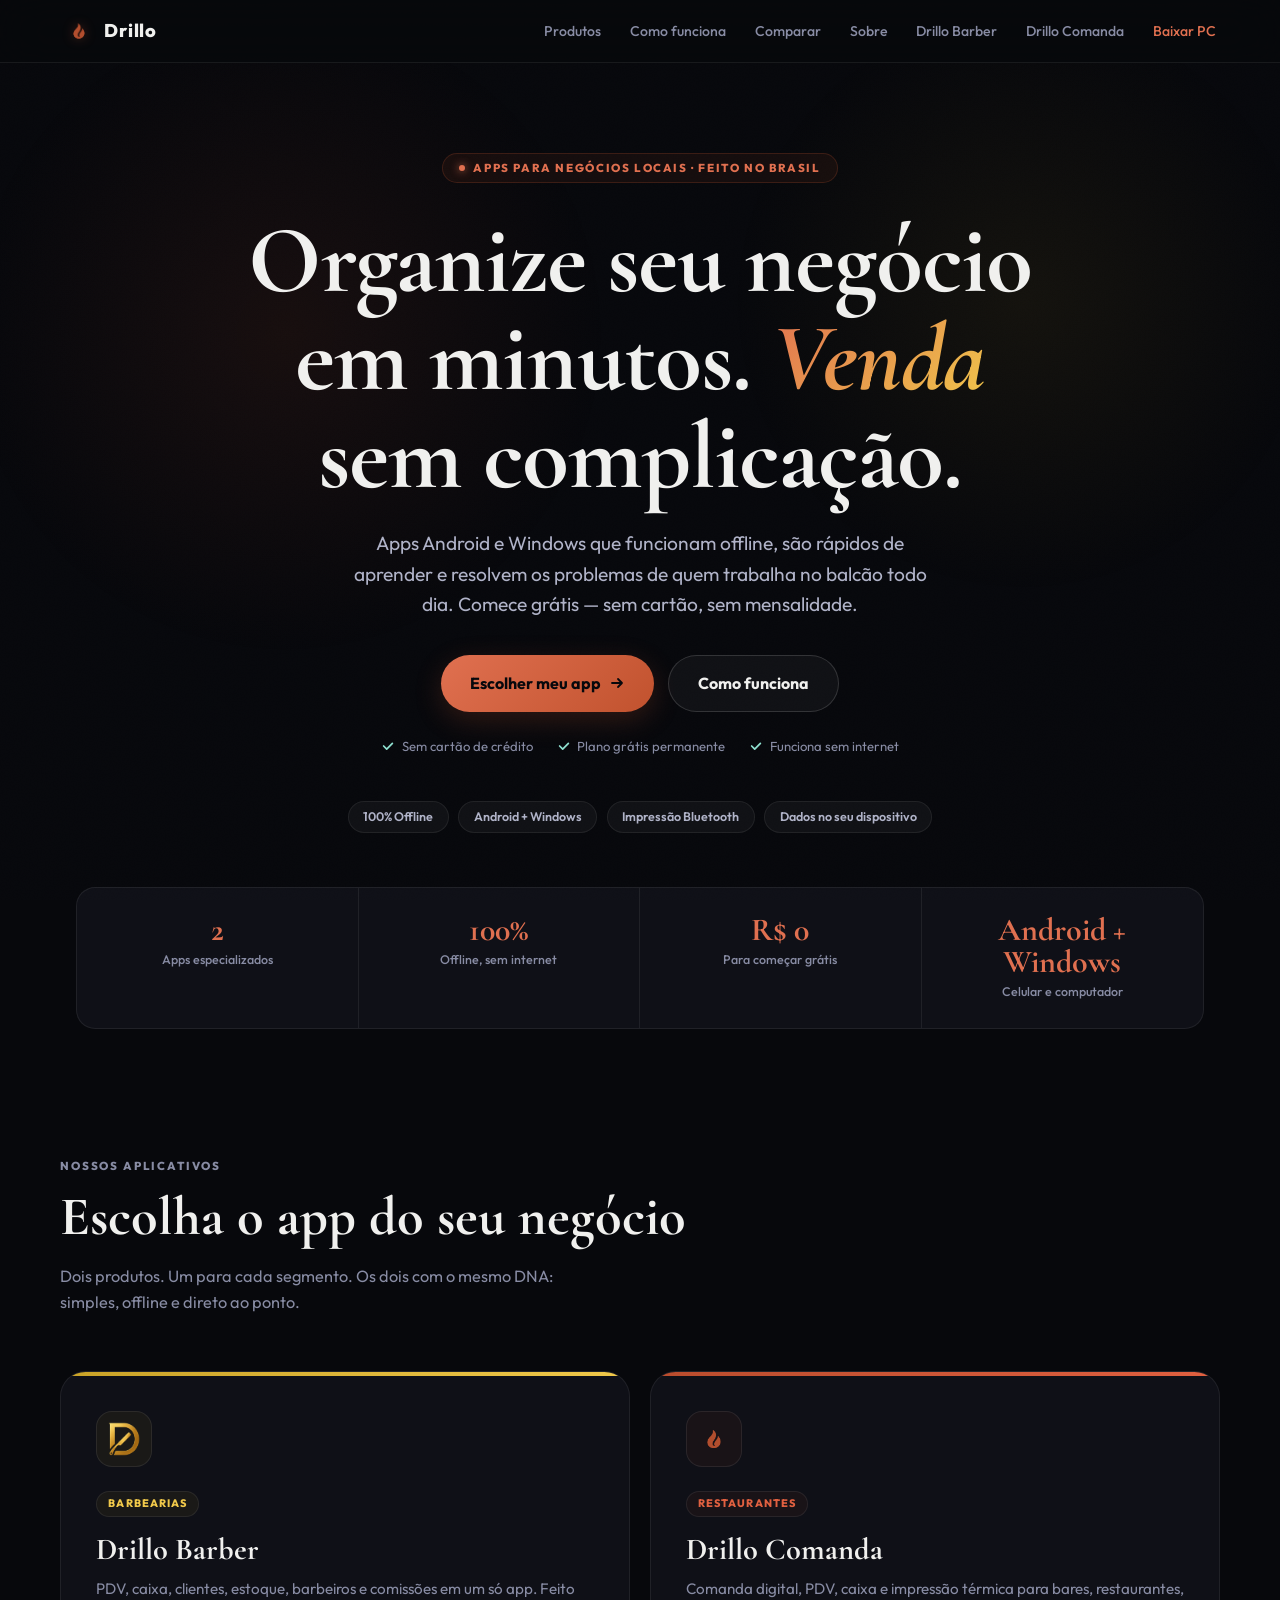
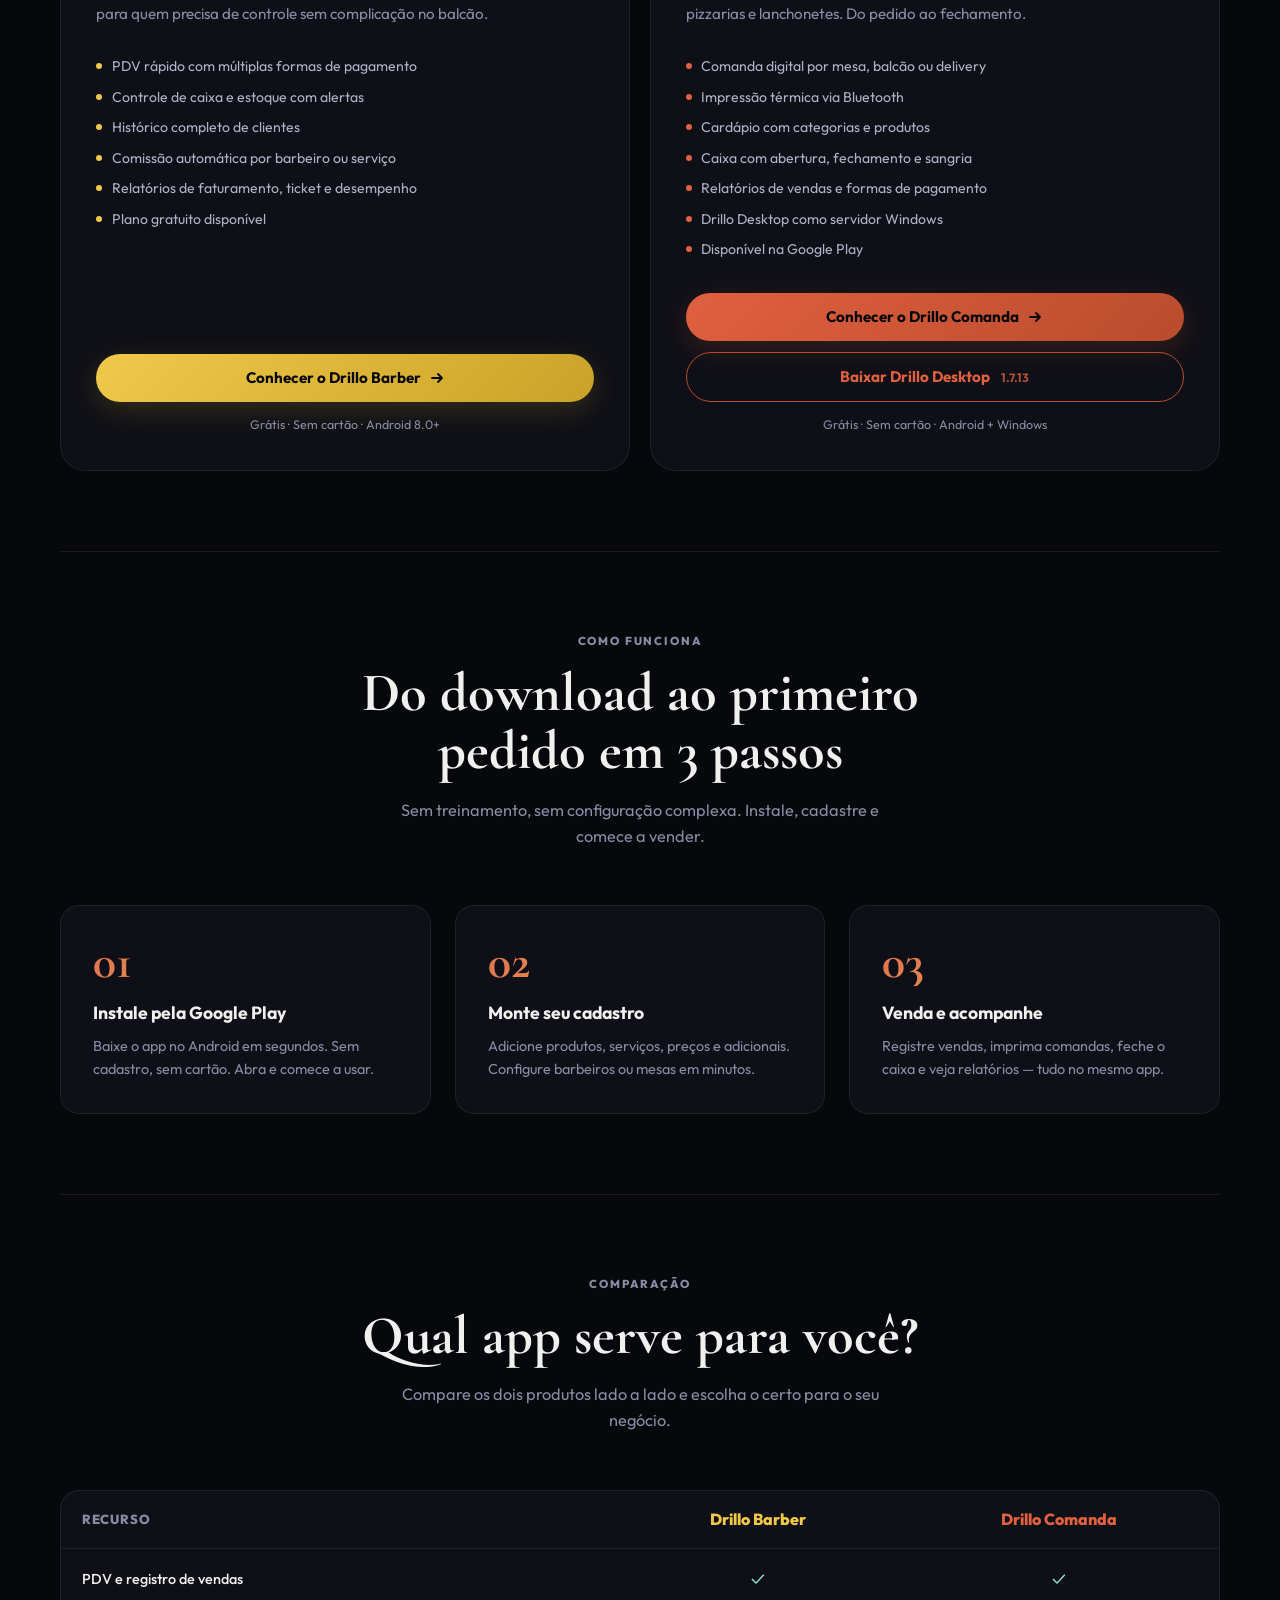
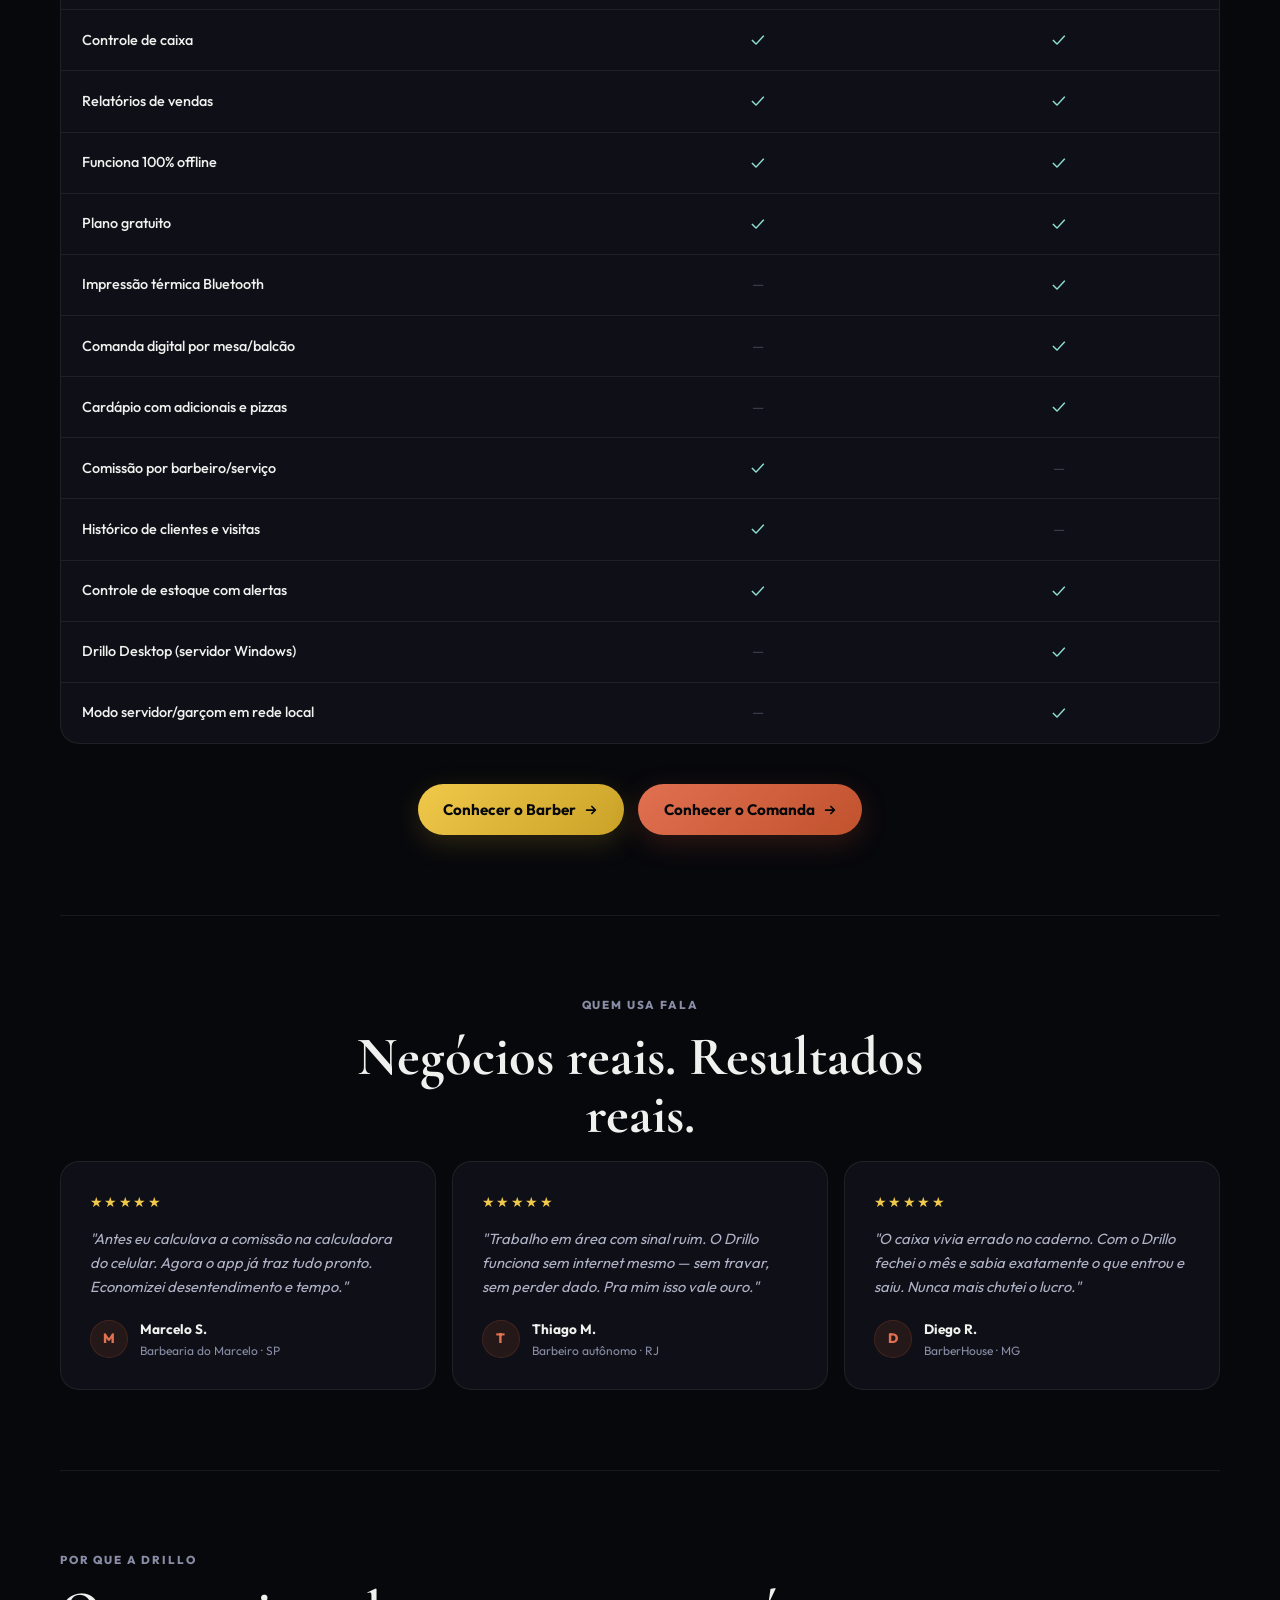
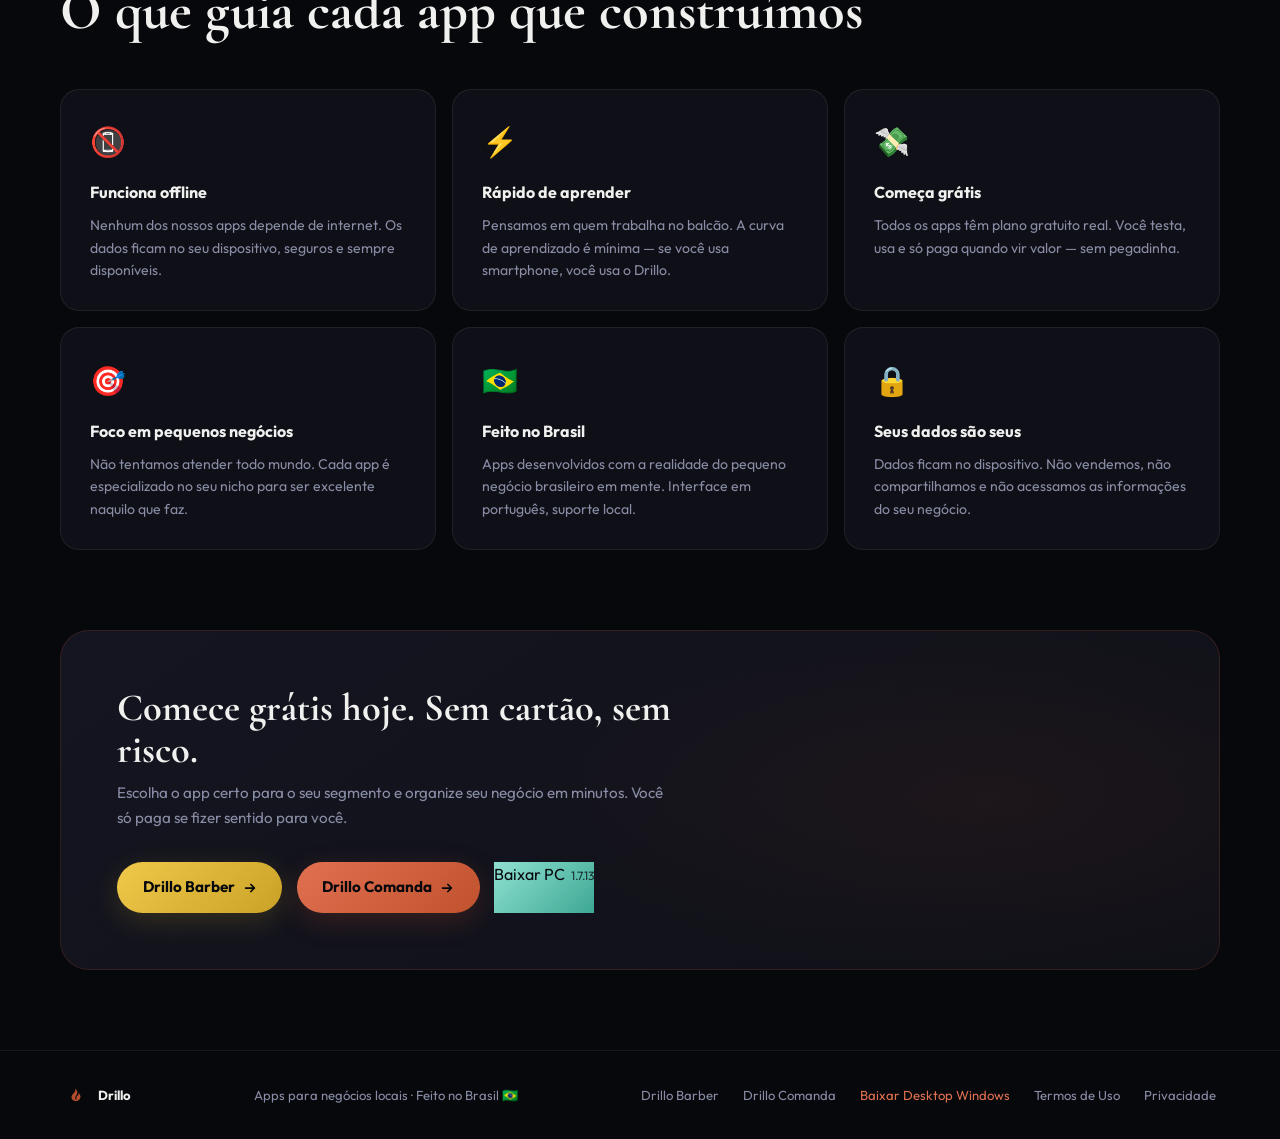
<file: index.html>
<!doctype html>
<html lang="pt-BR">
  <head>
    <meta charset="utf-8" />
    <meta name="viewport" content="width=device-width, initial-scale=1" />
    <meta name="robots" content="index, follow, max-image-preview:large" />

    <title>Drillo | Apps de Gestão Offline para Barbearias e Restaurantes</title>
    <meta name="description" content="Apps Android e Windows que funcionam offline. Drillo Barber para barbearias e Drillo Comanda para restaurantes. Comece grátis, sem mensalidade, sem cartão." />
    <meta name="keywords" content="drillo, app para barbearia, app para restaurante, sistema offline, comanda digital, pdv offline, gestão para pequenos negócios" />
    <link rel="canonical" href="https://drillo.com.br/" />

    <meta property="og:type" content="website" />
    <meta property="og:locale" content="pt_BR" />
    <meta property="og:site_name" content="Drillo" />
    <meta property="og:title" content="Drillo | Apps de Gestão Offline para Barbearias e Restaurantes" />
    <meta property="og:description" content="Apps offline para barbearias e restaurantes. Comece grátis hoje, sem cartão e sem mensalidade." />
    <meta property="og:image" content="https://drillo.com.br/drillocomanda/images/Drillo_logo_512x512.png" />
    <meta property="og:url" content="https://drillo.com.br/" />

    <meta name="twitter:card" content="summary_large_image" />
    <meta name="twitter:title" content="Drillo | Apps de Gestão Offline para Negócios Locais" />
    <meta name="twitter:description" content="Apps offline para barbearias e restaurantes. Comece grátis hoje." />
    <meta name="twitter:image" content="https://drillo.com.br/drillocomanda/images/Drillo_logo_512x512.png" />

    <link rel="icon" type="image/png" href="drillocomanda/images/favicon.png" />
    <link rel="preconnect" href="https://fonts.googleapis.com" />
    <link rel="preconnect" href="https://fonts.gstatic.com" crossorigin />
    <link href="https://fonts.googleapis.com/css2?family=Cormorant+Garamond:ital,wght@0,400;0,600;0,700;1,400;1,600&family=Outfit:wght@300;400;500;600;700;800;900&display=swap" rel="stylesheet" />

    <style>
      :root {
        --bg:          #07080c;
        --surface:     #0f1017;
        --surface-2:   #141520;
        --border:      rgba(255,255,255,0.07);
        --text:        #f0f0ee;
        --muted:       #888ca4;
        --muted-2:     #b0b3c8;
        --flame:       #c1522e;
        --flame-light: #e07050;
        --flame-glow:  rgba(193,82,46,0.22);
        --gold:        #c9a227;
        --gold-bright: #f0c84a;
        --gold-glow:   rgba(201,162,39,0.20);
        --ember:       #b94c2d;
        --ember-light: #e06040;
        --ember-glow:  rgba(185,76,45,0.22);
        --teal:        #3da894;
        --teal-light:  #8fe0d0;
        color-scheme: dark;
      }
      *, *::before, *::after { box-sizing: border-box; margin: 0; padding: 0; }
      html { scroll-behavior: smooth; }
      body {
        font-family: 'Outfit', 'Segoe UI', sans-serif;
        background: var(--bg);
        color: var(--text);
        line-height: 1.6;
        overflow-x: hidden;
        min-height: 100vh;
      }
      a { color: inherit; text-decoration: none; }
      img { display: block; max-width: 100%; }

      body::before {
        content: '';
        position: fixed; inset: 0; pointer-events: none; z-index: 0;
        background-image: url("data:image/svg+xml,%3Csvg xmlns='http://www.w3.org/2000/svg' width='300' height='300'%3E%3Cfilter id='n'%3E%3CfeTurbulence type='fractalNoise' baseFrequency='0.75' numOctaves='4' stitchTiles='stitch'/%3E%3C/filter%3E%3Crect width='300' height='300' filter='url(%23n)' opacity='0.025'/%3E%3C/svg%3E");
        opacity: 0.6;
      }

      /* ── NAV ── */
      .nav {
        position: sticky; top: 0; z-index: 100;
        display: flex; align-items: center; justify-content: space-between;
        padding: 1rem clamp(1.2rem, 5vw, 4rem);
        background: rgba(7,8,12,0.88);
        border-bottom: 1px solid var(--border);
        backdrop-filter: blur(20px); -webkit-backdrop-filter: blur(20px);
      }
      .nav-brand { display: flex; align-items: center; gap: 0.65rem; font-weight: 800; font-size: 1.15rem; letter-spacing: 0.04em; }
      .nav-brand img { width: 30px; height: 30px; object-fit: contain; filter: drop-shadow(0 0 6px rgba(193,82,46,0.4)); }
      .nav-links { display: flex; gap: 1.8rem; font-size: 0.88rem; font-weight: 500; color: var(--muted); align-items: center; }
      .nav-links a:hover { color: var(--text); }
      .nav-desktop { color: var(--flame-light); }
      .nav-mobile-toggle { display: none; }

      /* ── HERO ── */
      .hero {
        position: relative; display: flex; flex-direction: column;
        align-items: center; text-align: center;
        padding: clamp(4rem, 10vh, 7rem) clamp(1.2rem, 5vw, 4rem) clamp(3rem, 6vh, 5rem);
        overflow: hidden;
      }
      .hero-orb-1 {
        position: absolute; top: -10%; left: -5%; width: 55vw; height: 55vw;
        max-width: 700px; border-radius: 50%;
        background: radial-gradient(ellipse, rgba(193,82,46,0.09), transparent 65%);
        pointer-events: none; z-index: 1;
      }
      .hero-orb-2 {
        position: absolute; top: -10%; right: -5%; width: 50vw; height: 50vw;
        max-width: 640px; border-radius: 50%;
        background: radial-gradient(ellipse, rgba(201,162,39,0.07), transparent 65%);
        pointer-events: none; z-index: 1;
      }
      .hero-content { position: relative; z-index: 2; max-width: 820px; }

      .eyebrow {
        display: inline-flex; align-items: center; gap: 0.5rem;
        padding: 0.3rem 1rem; border-radius: 999px;
        font-size: 0.72rem; font-weight: 800; letter-spacing: 0.14em; text-transform: uppercase;
        color: var(--flame-light); background: rgba(193,82,46,0.08); border: 1px solid rgba(193,82,46,0.22);
        margin-bottom: 1.8rem;
      }
      .eyebrow::before {
        content: ''; width: 6px; height: 6px; border-radius: 50%;
        background: var(--flame-light); box-shadow: 0 0 8px var(--flame-light);
        animation: pulse 2s infinite;
      }
      @keyframes pulse { 0%,100%{opacity:1} 50%{opacity:0.3} }

      .hero h1 {
        font-family: 'Cormorant Garamond', Georgia, serif;
        font-size: clamp(2.8rem, 7.5vw, 6rem); font-weight: 700;
        line-height: 1.02; letter-spacing: -0.01em; margin-bottom: 1.4rem;
      }
      .hero h1 em {
        font-style: italic;
        background: linear-gradient(135deg, var(--flame-light), var(--gold-bright));
        -webkit-background-clip: text; -webkit-text-fill-color: transparent; background-clip: text;
      }
      .hero-lead { color: var(--muted-2); font-size: clamp(1rem, 2vw, 1.2rem); max-width: 580px; margin-inline: auto; margin-bottom: 2.2rem; }

      .hero-cta-row {
        display: flex; flex-wrap: wrap; justify-content: center; gap: 0.9rem;
        margin-bottom: 1.5rem;
      }
      .hero-cta-primary {
        display: inline-flex; align-items: center; gap: 0.5rem;
        padding: 0.9rem 1.8rem; border-radius: 999px; font-weight: 700; font-size: 1rem;
        color: var(--bg); background: linear-gradient(135deg, var(--flame-light), var(--flame));
        box-shadow: 0 8px 28px var(--flame-glow); transition: transform 0.18s, box-shadow 0.18s; min-height: 52px;
      }
      .hero-cta-primary:hover { transform: translateY(-2px); box-shadow: 0 14px 40px var(--flame-glow); }
      .hero-cta-secondary {
        display: inline-flex; align-items: center; gap: 0.5rem;
        padding: 0.9rem 1.8rem; border-radius: 999px; font-weight: 700; font-size: 1rem;
        color: var(--text); border: 1px solid rgba(255,255,255,0.14); background: rgba(255,255,255,0.04);
        transition: background 0.2s, border-color 0.2s; min-height: 52px;
      }
      .hero-cta-secondary:hover { background: rgba(255,255,255,0.08); border-color: rgba(255,255,255,0.22); }

      .hero-risk {
        display: flex; flex-wrap: wrap; justify-content: center; gap: 0.5rem 1.5rem;
        font-size: 0.82rem; color: var(--muted); margin-bottom: 2.8rem;
      }
      .hero-risk span { display: inline-flex; align-items: center; gap: 0.4rem; }
      .hero-risk svg { flex-shrink: 0; color: var(--teal-light); }

      .hero-badges { display: flex; flex-wrap: wrap; justify-content: center; gap: 0.6rem; }
      .hero-badge { padding: 0.3rem 0.9rem; border-radius: 999px; font-size: 0.78rem; font-weight: 600; background: rgba(255,255,255,0.04); border: 1px solid var(--border); color: var(--muted-2); }

      /* ── TRUST BAR ── */
      .trust-bar {
        width: min(1160px, calc(100% - 2rem)); margin-inline: auto;
        display: grid; grid-template-columns: repeat(4, 1fr); gap: 0;
        border: 1px solid var(--border); border-radius: 1.2rem;
        background: var(--surface); overflow: hidden;
      }
      .trust-item {
        display: flex; flex-direction: column; align-items: center; gap: 0.3rem;
        padding: 1.6rem 1rem; text-align: center;
        border-right: 1px solid var(--border);
      }
      .trust-item:last-child { border-right: none; }
      .trust-num { font-family: 'Cormorant Garamond', Georgia, serif; font-size: 2rem; font-weight: 700; color: var(--flame-light); line-height: 1; }
      .trust-label { font-size: 0.78rem; color: var(--muted); font-weight: 500; }

      /* ── SECTION ── */
      .section { width: min(1160px, calc(100% - 2rem)); margin-inline: auto; padding: 5rem 0; }
      .section-heading-center { text-align: center; max-width: 620px; margin-inline: auto; }
      .section-label { font-size: 0.72rem; font-weight: 800; letter-spacing: 0.16em; text-transform: uppercase; color: var(--muted); margin-bottom: 0.8rem; }
      .section-title { font-family: 'Cormorant Garamond', Georgia, serif; font-size: clamp(2rem, 4.5vw, 3.4rem); font-weight: 700; line-height: 1.08; margin-bottom: 1rem; }
      .section-sub { color: var(--muted); font-size: 1.02rem; max-width: 500px; margin-bottom: 3.5rem; }
      .section-heading-center .section-sub { margin-inline: auto; }

      /* ── PRODUCT CARDS ── */
      .products-grid { display: grid; grid-template-columns: repeat(2, 1fr); gap: 1.2rem; }
      .product-card {
        position: relative; border-radius: 1.6rem; overflow: hidden;
        border: 1px solid var(--border); background: var(--surface);
        display: flex; flex-direction: column;
        transition: transform 0.3s ease, border-color 0.3s ease, box-shadow 0.3s ease;
      }
      .product-card:hover { transform: translateY(-6px); }
      .card-barber  { --accent: var(--gold); --accent-bright: var(--gold-bright); --accent-glow: var(--gold-glow); --accent-bg: rgba(201,162,39,0.06); }
      .card-comanda { --accent: var(--ember); --accent-bright: var(--ember-light); --accent-glow: var(--ember-glow); --accent-bg: rgba(185,76,45,0.06); }
      .card-barber:hover  { border-color: rgba(201,162,39,0.35); box-shadow: 0 20px 60px rgba(201,162,39,0.10), 0 0 0 1px rgba(201,162,39,0.08); }
      .card-comanda:hover { border-color: rgba(185,76,45,0.35); box-shadow: 0 20px 60px rgba(185,76,45,0.10), 0 0 0 1px rgba(185,76,45,0.08); }
      .card-stripe { height: 4px; background: linear-gradient(90deg, var(--accent), var(--accent-bright)); }
      .card-body { padding: 2.2rem; flex: 1; display: flex; flex-direction: column; }
      .card-icon {
        width: 56px; height: 56px; border-radius: 1rem;
        background: var(--accent-bg); border: 1px solid rgba(255,255,255,0.08);
        display: flex; align-items: center; justify-content: center;
        margin-bottom: 1.5rem; overflow: hidden;
      }
      .card-icon img { width: 36px; height: 36px; object-fit: contain; }
      .card-tag {
        display: inline-flex; padding: 0.2rem 0.7rem; border-radius: 999px;
        font-size: 0.68rem; font-weight: 800; letter-spacing: 0.1em; text-transform: uppercase;
        background: var(--accent-bg); color: var(--accent-bright);
        border: 1px solid rgba(255,255,255,0.07); margin-bottom: 1rem; width: fit-content;
      }
      .card-title { font-family: 'Cormorant Garamond', Georgia, serif; font-size: 1.9rem; font-weight: 700; line-height: 1.1; margin-bottom: 0.6rem; }
      .card-desc { color: var(--muted); font-size: 0.95rem; line-height: 1.65; margin-bottom: 1.8rem; }
      .card-features { list-style: none; display: flex; flex-direction: column; gap: 0.5rem; margin-bottom: 2rem; flex: 1; }
      .card-features li { display: flex; align-items: center; gap: 0.6rem; font-size: 0.88rem; color: var(--muted-2); }
      .card-features li::before { content: ''; width: 6px; height: 6px; border-radius: 50%; background: var(--accent-bright); flex-shrink: 0; }
      .card-cta {
        display: inline-flex; align-items: center; justify-content: center; gap: 0.5rem;
        min-height: 48px; padding: 0.75rem 1.5rem; border-radius: 999px;
        font-family: 'Outfit', sans-serif; font-weight: 700; font-size: 0.95rem;
        color: var(--bg); background: linear-gradient(135deg, var(--accent-bright), var(--accent));
        box-shadow: 0 8px 28px var(--accent-glow);
        transition: transform 0.18s, box-shadow 0.18s; border: none; cursor: pointer; width: 100%;
      }
      .card-cta:hover { transform: translateY(-2px); box-shadow: 0 14px 40px var(--accent-glow); }
      .card-cta-secondary { margin-top: 0.7rem; color: var(--accent-bright); background: transparent; border: 1px solid var(--accent); box-shadow: none; }
      .card-cta-secondary:hover { background: var(--accent-bg); box-shadow: none; }
      .card-mini-risk { font-size: 0.78rem; color: var(--muted); text-align: center; margin-top: 0.8rem; }

      /* ── DIVIDER ── */
      .divider { width: min(1160px, calc(100% - 2rem)); margin-inline: auto; height: 1px; background: var(--border); }

      /* ── HOW IT WORKS ── */
      .steps-grid { display: grid; grid-template-columns: repeat(3, 1fr); gap: 1.5rem; margin-top: 1rem; }
      .step-card {
        padding: 2rem; border-radius: 1.2rem; border: 1px solid var(--border);
        background: var(--surface); transition: border-color 0.25s, transform 0.25s;
        position: relative;
      }
      .step-card:hover { border-color: rgba(193,82,46,0.25); transform: translateY(-4px); }
      .step-num {
        font-family: 'Cormorant Garamond', Georgia, serif;
        font-size: 3rem; font-weight: 700; line-height: 1;
        background: linear-gradient(135deg, var(--flame-light), var(--gold-bright));
        -webkit-background-clip: text; -webkit-text-fill-color: transparent; background-clip: text;
        margin-bottom: 0.8rem;
      }
      .step-card h3 { font-family: 'Outfit', sans-serif; font-size: 1.1rem; font-weight: 700; margin-bottom: 0.5rem; }
      .step-card p { color: var(--muted); font-size: 0.9rem; line-height: 1.6; }

      /* ── COMPARISON ── */
      .compare-wrap { border: 1px solid var(--border); border-radius: 1.2rem; overflow: hidden; background: var(--surface); }
      .compare-table { width: 100%; border-collapse: collapse; font-size: 0.9rem; }
      .compare-table th, .compare-table td { padding: 1rem 1.3rem; text-align: left; border-bottom: 1px solid var(--border); }
      .compare-table th { font-weight: 800; font-size: 0.82rem; text-transform: uppercase; letter-spacing: 0.06em; color: var(--muted); }
      .compare-table th:not(:first-child) { text-align: center; font-size: 1rem; text-transform: none; letter-spacing: 0; }
      .compare-table th.col-barber { color: var(--gold-bright); }
      .compare-table th.col-comanda { color: var(--ember-light); }
      .compare-table td:not(:first-child) { text-align: center; color: var(--muted-2); }
      .compare-table tr:last-child td { border-bottom: none; }
      .compare-table .check { color: var(--teal-light); font-size: 1.1rem; }
      .compare-table .dash { color: var(--muted); opacity: 0.4; }
      .compare-table td:first-child { color: var(--text); font-weight: 500; }
      .compare-table tbody tr:hover { background: rgba(255,255,255,0.02); }

      /* ── VALUES ── */
      .values-grid { display: grid; grid-template-columns: repeat(3, 1fr); gap: 1rem; margin-top: 3rem; }
      .value-card { padding: 1.8rem; border-radius: 1.2rem; border: 1px solid var(--border); background: var(--surface); transition: border-color 0.25s, transform 0.25s; }
      .value-card:hover { border-color: rgba(193,82,46,0.25); transform: translateY(-4px); }
      .value-icon { font-size: 1.8rem; margin-bottom: 1rem; }
      .value-card h3 { font-family: 'Outfit', sans-serif; font-size: 1rem; font-weight: 700; margin-bottom: 0.5rem; }
      .value-card p { color: var(--muted); font-size: 0.88rem; line-height: 1.6; }

      /* ── TESTIMONIALS ── */
      .testimonials-grid { display: grid; grid-template-columns: repeat(3, 1fr); gap: 1rem; margin-top: 1rem; }
      .testimonial-card {
        padding: 1.8rem; border-radius: 1.2rem; border: 1px solid var(--border);
        background: var(--surface); transition: border-color 0.25s, transform 0.25s;
      }
      .testimonial-card:hover { border-color: rgba(193,82,46,0.2); transform: translateY(-4px); }
      .testimonial-stars { color: var(--gold-bright); font-size: 0.9rem; letter-spacing: 0.1em; margin-bottom: 0.8rem; }
      .testimonial-card p { color: var(--muted-2); font-size: 0.92rem; line-height: 1.65; margin-bottom: 1.2rem; font-style: italic; }
      .testimonial-author { display: flex; align-items: center; gap: 0.75rem; }
      .testimonial-avatar {
        width: 38px; height: 38px; border-radius: 50%; flex-shrink: 0;
        display: flex; align-items: center; justify-content: center;
        font-weight: 800; font-size: 0.85rem; color: var(--flame-light);
        background: rgba(193,82,46,0.12); border: 1px solid rgba(193,82,46,0.2);
      }
      .testimonial-author strong { display: block; font-size: 0.85rem; }
      .testimonial-author span { display: block; font-size: 0.75rem; color: var(--muted); }

      /* ── CTA BAND ── */
      .cta-band {
        width: min(1160px, calc(100% - 2rem)); margin-inline: auto; margin-bottom: 5rem;
        padding: 3.5rem; border-radius: 1.8rem;
        border: 1px solid rgba(193,82,46,0.20); background: linear-gradient(145deg, var(--surface-2), var(--surface));
        display: flex; align-items: center; justify-content: space-between; gap: 2rem; flex-wrap: wrap;
        position: relative; overflow: hidden;
      }
      .cta-band::before {
        content: ''; position: absolute; inset: 0;
        background: radial-gradient(ellipse 60% 80% at 80% 50%, rgba(193,82,46,0.07), transparent 70%);
        pointer-events: none;
      }
      .cta-band-copy { position: relative; max-width: 560px; }
      .cta-band-copy h2 { font-family: 'Cormorant Garamond', Georgia, serif; font-size: clamp(1.6rem, 3vw, 2.4rem); font-weight: 700; margin-bottom: 0.6rem; line-height: 1.1; }
      .cta-band-copy p { color: var(--muted); font-size: 0.95rem; }
      .cta-band-actions { display: flex; flex-wrap: wrap; gap: 0.9rem; position: relative; flex-shrink: 0; }
      .btn-primary {
        display: inline-flex; align-items: center; gap: 0.5rem;
        padding: 0.85rem 1.6rem; border-radius: 999px; font-weight: 700; font-size: 0.95rem;
        color: var(--bg); background: linear-gradient(135deg, var(--flame-light), var(--flame));
        box-shadow: 0 8px 28px var(--flame-glow); transition: transform 0.18s, box-shadow 0.18s; min-height: 48px;
      }
      .btn-primary:hover { transform: translateY(-2px); box-shadow: 0 14px 40px var(--flame-glow); }
      .btn-secondary {
        display: inline-flex; align-items: center; gap: 0.5rem;
        padding: 0.85rem 1.6rem; border-radius: 999px; font-weight: 700; font-size: 0.95rem;
        color: var(--text); border: 1px solid var(--border); background: rgba(255,255,255,0.04);
        transition: background 0.2s, border-color 0.2s; min-height: 48px;
      }
      .btn-secondary:hover { background: rgba(255,255,255,0.08); border-color: rgba(255,255,255,0.14); }
      .btn-desktop { color: var(--bg); background: linear-gradient(135deg, var(--teal-light), var(--teal)); }
      .btn-desktop:hover { transform: translateY(-2px); box-shadow: 0 14px 40px rgba(61,168,148,0.26); }
      .desktop-version { margin-left: 0.2rem; font-size: 0.75rem; opacity: 0.78; }

      /* ── FOOTER ── */
      .footer {
        border-top: 1px solid var(--border); padding: 2rem clamp(1.2rem, 5vw, 4rem);
        display: flex; flex-wrap: wrap; justify-content: space-between; align-items: center;
        gap: 1.2rem; font-size: 0.82rem; color: var(--muted);
      }
      .footer-brand { display: flex; align-items: center; gap: 0.6rem; font-weight: 700; color: var(--text); }
      .footer-brand img { width: 24px; height: 24px; object-fit: contain; }
      .footer-nav { display: flex; flex-wrap: wrap; gap: 1.5rem; }
      .footer-nav a:hover { color: var(--text); }

      /* ── REVEAL ── */
      .reveal { opacity: 0; transform: translateY(28px); transition: opacity 0.65s ease, transform 0.65s ease; }
      .reveal.visible { opacity: 1; transform: none; }

      /* ── RESPONSIVE ── */
      @media (max-width: 900px) {
        .trust-bar { grid-template-columns: repeat(2, 1fr); }
        .trust-item:nth-child(2) { border-right: none; }
        .trust-item:nth-child(1), .trust-item:nth-child(2) { border-bottom: 1px solid var(--border); }
        .steps-grid { grid-template-columns: 1fr; }
        .testimonials-grid { grid-template-columns: 1fr; }
      }
      @media (max-width: 768px) {
        .products-grid { grid-template-columns: 1fr; }
        .values-grid { grid-template-columns: 1fr; }
        .cta-band { flex-direction: column; text-align: center; padding: 2.2rem 1.5rem; }
        .cta-band-actions { justify-content: center; }
        .nav-links { display: none; }
        .hero h1 { font-size: clamp(2.2rem, 11vw, 3.6rem); }
        .compare-wrap { overflow-x: auto; }
        .compare-table { min-width: 480px; }
      }
      @media (max-width: 480px) {
        .card-body { padding: 1.5rem; }
        .cta-band-actions { flex-direction: column; width: 100%; }
        .btn-primary, .btn-secondary, .btn-desktop { justify-content: center; }
        .hero-cta-row { flex-direction: column; width: 100%; }
        .hero-cta-primary, .hero-cta-secondary { justify-content: center; }
        .trust-bar { grid-template-columns: 1fr; }
        .trust-item { border-right: none; border-bottom: 1px solid var(--border); }
        .trust-item:last-child { border-bottom: none; }
      }
    </style>
  </head>
  <body>

    <nav class="nav" aria-label="Navegação principal">
      <a class="nav-brand" href="#" aria-label="Drillo início">
        <img src="drillocomanda/images/Drillo_logo_512x512.png" alt="Drillo" width="30" height="30" />
        <span>Drillo</span>
      </a>
      <div class="nav-links">
        <a href="#produtos">Produtos</a>
        <a href="#como-funciona">Como funciona</a>
        <a href="#comparar">Comparar</a>
        <a href="#valores">Sobre</a>
        <a href="drillobarber/index.html">Drillo Barber</a>
        <a href="drillocomanda/index.html">Drillo Comanda</a>
        <a class="nav-desktop" href="https://drillo-comanda-mobile-2472a.web.app/desktop/releases/DrilloDesktopSetup-1.7.13.exe" data-desktop-link target="_blank" rel="noopener noreferrer">Baixar PC</a>
      </div>
    </nav>

    <section class="hero" aria-labelledby="hero-title">
      <div class="hero-orb-1" aria-hidden="true"></div>
      <div class="hero-orb-2" aria-hidden="true"></div>
      <div class="hero-content reveal">
        <p class="eyebrow">Apps para negócios locais · Feito no Brasil</p>
        <h1 id="hero-title">
          Organize seu negócio<br>
          em minutos. <em>Venda</em><br>
          sem complicação.
        </h1>
        <p class="hero-lead">
          Apps Android e Windows que funcionam offline, são rápidos de aprender
          e resolvem os problemas de quem trabalha no balcão todo dia.
          Comece grátis — sem cartão, sem mensalidade.
        </p>
        <div class="hero-cta-row">
          <a class="hero-cta-primary" href="#produtos">
            Escolher meu app
            <svg width="16" height="16" viewBox="0 0 16 16" fill="none" aria-hidden="true"><path d="M3 8h10M9 4l4 4-4 4" stroke="currentColor" stroke-width="1.8" stroke-linecap="round" stroke-linejoin="round"/></svg>
          </a>
          <a class="hero-cta-secondary" href="#como-funciona">
            Como funciona
          </a>
        </div>
        <div class="hero-risk">
          <span><svg width="14" height="14" viewBox="0 0 16 16" fill="none"><path d="M3 8l3.5 3.5L13 5" stroke="currentColor" stroke-width="2" stroke-linecap="round" stroke-linejoin="round"/></svg> Sem cartão de crédito</span>
          <span><svg width="14" height="14" viewBox="0 0 16 16" fill="none"><path d="M3 8l3.5 3.5L13 5" stroke="currentColor" stroke-width="2" stroke-linecap="round" stroke-linejoin="round"/></svg> Plano grátis permanente</span>
          <span><svg width="14" height="14" viewBox="0 0 16 16" fill="none"><path d="M3 8l3.5 3.5L13 5" stroke="currentColor" stroke-width="2" stroke-linecap="round" stroke-linejoin="round"/></svg> Funciona sem internet</span>
        </div>
        <div class="hero-badges">
          <span class="hero-badge">100% Offline</span>
          <span class="hero-badge">Android + Windows</span>
          <span class="hero-badge">Impressão Bluetooth</span>
          <span class="hero-badge">Dados no seu dispositivo</span>
        </div>
      </div>
    </section>

    <div class="section" style="padding-top: 0; padding-bottom: 3rem;">
      <div class="trust-bar reveal">
        <div class="trust-item">
          <span class="trust-num">2</span>
          <span class="trust-label">Apps especializados</span>
        </div>
        <div class="trust-item">
          <span class="trust-num">100%</span>
          <span class="trust-label">Offline, sem internet</span>
        </div>
        <div class="trust-item">
          <span class="trust-num">R$ 0</span>
          <span class="trust-label">Para começar grátis</span>
        </div>
        <div class="trust-item">
          <span class="trust-num">Android + Windows</span>
          <span class="trust-label">Celular e computador</span>
        </div>
      </div>
    </div>

    <section class="section" id="produtos" aria-labelledby="produtos-title">
      <div class="reveal">
        <p class="section-label">Nossos aplicativos</p>
        <h2 class="section-title" id="produtos-title">Escolha o app do seu negócio</h2>
        <p class="section-sub">Dois produtos. Um para cada segmento. Os dois com o mesmo DNA: simples, offline e direto ao ponto.</p>
      </div>
      <div class="products-grid">

        <article class="product-card card-barber reveal" aria-label="Drillo Barber">
          <div class="card-stripe"></div>
          <div class="card-body">
            <div class="card-icon">
              <img src="drillobarber/assets/drillo-symbol.png" alt="Drillo Barber" width="36" height="36" />
            </div>
            <span class="card-tag">Barbearias</span>
            <h3 class="card-title">Drillo Barber</h3>
            <p class="card-desc">PDV, caixa, clientes, estoque, barbeiros e comissões em um só app. Feito para quem precisa de controle sem complicação no balcão.</p>
            <ul class="card-features">
              <li>PDV rápido com múltiplas formas de pagamento</li>
              <li>Controle de caixa e estoque com alertas</li>
              <li>Histórico completo de clientes</li>
              <li>Comissão automática por barbeiro ou serviço</li>
              <li>Relatórios de faturamento, ticket e desempenho</li>
              <li>Plano gratuito disponível</li>
            </ul>
            <a class="card-cta" href="drillobarber/index.html" aria-label="Conhecer o Drillo Barber">
              Conhecer o Drillo Barber
              <svg width="16" height="16" viewBox="0 0 16 16" fill="none" aria-hidden="true"><path d="M3 8h10M9 4l4 4-4 4" stroke="currentColor" stroke-width="1.8" stroke-linecap="round" stroke-linejoin="round"/></svg>
            </a>
            <p class="card-mini-risk">Grátis · Sem cartão · Android 8.0+</p>
          </div>
        </article>

        <article class="product-card card-comanda reveal" aria-label="Drillo Comanda Garçom PDV">
          <div class="card-stripe"></div>
          <div class="card-body">
            <div class="card-icon">
              <img src="drillocomanda/images/Drillo_logo_512x512.png" alt="Drillo Comanda" width="36" height="36" />
            </div>
            <span class="card-tag">Restaurantes</span>
            <h3 class="card-title">Drillo Comanda</h3>
            <p class="card-desc">Comanda digital, PDV, caixa e impressão térmica para bares, restaurantes, pizzarias e lanchonetes. Do pedido ao fechamento.</p>
            <ul class="card-features">
              <li>Comanda digital por mesa, balcão ou delivery</li>
              <li>Impressão térmica via Bluetooth</li>
              <li>Cardápio com categorias e produtos</li>
              <li>Caixa com abertura, fechamento e sangria</li>
              <li>Relatórios de vendas e formas de pagamento</li>
              <li>Drillo Desktop como servidor Windows</li>
              <li>Disponível na Google Play</li>
            </ul>
            <a class="card-cta" href="drillocomanda/index.html" aria-label="Conhecer o Drillo Comanda">
              Conhecer o Drillo Comanda
              <svg width="16" height="16" viewBox="0 0 16 16" fill="none" aria-hidden="true"><path d="M3 8h10M9 4l4 4-4 4" stroke="currentColor" stroke-width="1.8" stroke-linecap="round" stroke-linejoin="round"/></svg>
            </a>
            <a class="card-cta card-cta-secondary" href="https://drillo-comanda-mobile-2472a.web.app/desktop/releases/DrilloDesktopSetup-1.7.13.exe" data-desktop-link target="_blank" rel="noopener noreferrer" aria-label="Baixar o Drillo Desktop para Windows">
              Baixar Drillo Desktop <span class="desktop-version" data-desktop-version>1.7.13</span>
            </a>
            <p class="card-mini-risk">Grátis · Sem cartão · Android + Windows</p>
          </div>
        </article>

      </div>
    </section>

    <div class="divider" aria-hidden="true"></div>

    <section class="section" id="como-funciona" aria-labelledby="how-title">
      <div class="reveal section-heading-center">
        <p class="section-label">Como funciona</p>
        <h2 class="section-title" id="how-title">Do download ao primeiro pedido em 3 passos</h2>
        <p class="section-sub">Sem treinamento, sem configuração complexa. Instale, cadastre e comece a vender.</p>
      </div>
      <div class="steps-grid">
        <div class="step-card reveal">
          <div class="step-num">01</div>
          <h3>Instale pela Google Play</h3>
          <p>Baixe o app no Android em segundos. Sem cadastro, sem cartão. Abra e comece a usar.</p>
        </div>
        <div class="step-card reveal">
          <div class="step-num">02</div>
          <h3>Monte seu cadastro</h3>
          <p>Adicione produtos, serviços, preços e adicionais. Configure barbeiros ou mesas em minutos.</p>
        </div>
        <div class="step-card reveal">
          <div class="step-num">03</div>
          <h3>Venda e acompanhe</h3>
          <p>Registre vendas, imprima comandas, feche o caixa e veja relatórios — tudo no mesmo app.</p>
        </div>
      </div>
    </section>

    <div class="divider" aria-hidden="true"></div>

    <section class="section" id="comparar" aria-labelledby="compare-title">
      <div class="reveal section-heading-center">
        <p class="section-label">Comparação</p>
        <h2 class="section-title" id="compare-title">Qual app serve para você?</h2>
        <p class="section-sub">Compare os dois produtos lado a lado e escolha o certo para o seu negócio.</p>
      </div>
      <div class="compare-wrap reveal">
        <table class="compare-table">
          <thead>
            <tr>
              <th>Recurso</th>
              <th class="col-barber">Drillo Barber</th>
              <th class="col-comanda">Drillo Comanda</th>
            </tr>
          </thead>
          <tbody>
            <tr><td>PDV e registro de vendas</td><td><span class="check">✓</span></td><td><span class="check">✓</span></td></tr>
            <tr><td>Controle de caixa</td><td><span class="check">✓</span></td><td><span class="check">✓</span></td></tr>
            <tr><td>Relatórios de vendas</td><td><span class="check">✓</span></td><td><span class="check">✓</span></td></tr>
            <tr><td>Funciona 100% offline</td><td><span class="check">✓</span></td><td><span class="check">✓</span></td></tr>
            <tr><td>Plano gratuito</td><td><span class="check">✓</span></td><td><span class="check">✓</span></td></tr>
            <tr><td>Impressão térmica Bluetooth</td><td><span class="dash">—</span></td><td><span class="check">✓</span></td></tr>
            <tr><td>Comanda digital por mesa/balcão</td><td><span class="dash">—</span></td><td><span class="check">✓</span></td></tr>
            <tr><td>Cardápio com adicionais e pizzas</td><td><span class="dash">—</span></td><td><span class="check">✓</span></td></tr>
            <tr><td>Comissão por barbeiro/serviço</td><td><span class="check">✓</span></td><td><span class="dash">—</span></td></tr>
            <tr><td>Histórico de clientes e visitas</td><td><span class="check">✓</span></td><td><span class="dash">—</span></td></tr>
            <tr><td>Controle de estoque com alertas</td><td><span class="check">✓</span></td><td><span class="check">✓</span></td></tr>
            <tr><td>Drillo Desktop (servidor Windows)</td><td><span class="dash">—</span></td><td><span class="check">✓</span></td></tr>
            <tr><td>Modo servidor/garçom em rede local</td><td><span class="dash">—</span></td><td><span class="check">✓</span></td></tr>
          </tbody>
        </table>
      </div>
      <div style="display:flex; flex-wrap:wrap; gap:0.9rem; justify-content:center; margin-top:2.5rem;">
        <a class="btn-primary" href="drillobarber/index.html" style="background: linear-gradient(135deg, var(--gold-bright), var(--gold)); color: var(--bg); box-shadow: 0 8px 28px var(--gold-glow);">
          Conhecer o Barber
          <svg width="14" height="14" viewBox="0 0 16 16" fill="none" aria-hidden="true"><path d="M3 8h10M9 4l4 4-4 4" stroke="currentColor" stroke-width="2" stroke-linecap="round" stroke-linejoin="round"/></svg>
        </a>
        <a class="btn-primary" href="drillocomanda/index.html">
          Conhecer o Comanda
          <svg width="14" height="14" viewBox="0 0 16 16" fill="none" aria-hidden="true"><path d="M3 8h10M9 4l4 4-4 4" stroke="currentColor" stroke-width="2" stroke-linecap="round" stroke-linejoin="round"/></svg>
        </a>
      </div>
    </section>

    <div class="divider" aria-hidden="true"></div>

    <section class="section" id="depoimentos" aria-labelledby="testimonials-title">
      <div class="reveal section-heading-center">
        <p class="section-label">Quem usa fala</p>
        <h2 class="section-title" id="testimonials-title">Negócios reais. Resultados reais.</h2>
      </div>
      <div class="testimonials-grid">
        <div class="testimonial-card reveal">
          <div class="testimonial-stars">★★★★★</div>
          <p>"Antes eu calculava a comissão na calculadora do celular. Agora o app já traz tudo pronto. Economizei desentendimento e tempo."</p>
          <div class="testimonial-author">
            <div class="testimonial-avatar">M</div>
            <div><strong>Marcelo S.</strong><span>Barbearia do Marcelo · SP</span></div>
          </div>
        </div>
        <div class="testimonial-card reveal">
          <div class="testimonial-stars">★★★★★</div>
          <p>"Trabalho em área com sinal ruim. O Drillo funciona sem internet mesmo — sem travar, sem perder dado. Pra mim isso vale ouro."</p>
          <div class="testimonial-author">
            <div class="testimonial-avatar">T</div>
            <div><strong>Thiago M.</strong><span>Barbeiro autônomo · RJ</span></div>
          </div>
        </div>
        <div class="testimonial-card reveal">
          <div class="testimonial-stars">★★★★★</div>
          <p>"O caixa vivia errado no caderno. Com o Drillo fechei o mês e sabia exatamente o que entrou e saiu. Nunca mais chutei o lucro."</p>
          <div class="testimonial-author">
            <div class="testimonial-avatar">D</div>
            <div><strong>Diego R.</strong><span>BarberHouse · MG</span></div>
          </div>
        </div>
      </div>
    </section>

    <div class="divider" aria-hidden="true"></div>

    <section class="section" id="valores" aria-labelledby="valores-title">
      <div class="reveal">
        <p class="section-label">Por que a Drillo</p>
        <h2 class="section-title" id="valores-title">O que guia cada app que construímos</h2>
      </div>
      <div class="values-grid">
        <div class="value-card reveal">
          <div class="value-icon">📵</div>
          <h3>Funciona offline</h3>
          <p>Nenhum dos nossos apps depende de internet. Os dados ficam no seu dispositivo, seguros e sempre disponíveis.</p>
        </div>
        <div class="value-card reveal">
          <div class="value-icon">⚡</div>
          <h3>Rápido de aprender</h3>
          <p>Pensamos em quem trabalha no balcão. A curva de aprendizado é mínima — se você usa smartphone, você usa o Drillo.</p>
        </div>
        <div class="value-card reveal">
          <div class="value-icon">💸</div>
          <h3>Começa grátis</h3>
          <p>Todos os apps têm plano gratuito real. Você testa, usa e só paga quando vir valor — sem pegadinha.</p>
        </div>
        <div class="value-card reveal">
          <div class="value-icon">🎯</div>
          <h3>Foco em pequenos negócios</h3>
          <p>Não tentamos atender todo mundo. Cada app é especializado no seu nicho para ser excelente naquilo que faz.</p>
        </div>
        <div class="value-card reveal">
          <div class="value-icon">🇧🇷</div>
          <h3>Feito no Brasil</h3>
          <p>Apps desenvolvidos com a realidade do pequeno negócio brasileiro em mente. Interface em português, suporte local.</p>
        </div>
        <div class="value-card reveal">
          <div class="value-icon">🔒</div>
          <h3>Seus dados são seus</h3>
          <p>Dados ficam no dispositivo. Não vendemos, não compartilhamos e não acessamos as informações do seu negócio.</p>
        </div>
      </div>
    </section>

    <div class="cta-band reveal" role="complementary">
      <div class="cta-band-copy">
        <h2>Comece grátis hoje. Sem cartão, sem risco.</h2>
        <p>Escolha o app certo para o seu segmento e organize seu negócio em minutos. Você só paga se fizer sentido para você.</p>
      </div>
      <div class="cta-band-actions">
        <a class="btn-primary" href="drillobarber/index.html" style="background: linear-gradient(135deg, var(--gold-bright), var(--gold)); color: var(--bg); box-shadow: 0 8px 28px var(--gold-glow);">
          Drillo Barber
          <svg width="14" height="14" viewBox="0 0 16 16" fill="none" aria-hidden="true"><path d="M3 8h10M9 4l4 4-4 4" stroke="currentColor" stroke-width="2" stroke-linecap="round" stroke-linejoin="round"/></svg>
        </a>
        <a class="btn-primary" href="drillocomanda/index.html">
          Drillo Comanda
          <svg width="14" height="14" viewBox="0 0 16 16" fill="none" aria-hidden="true"><path d="M3 8h10M9 4l4 4-4 4" stroke="currentColor" stroke-width="2" stroke-linecap="round" stroke-linejoin="round"/></svg>
        </a>
        <a class="btn-desktop" href="https://drillo-comanda-mobile-2472a.web.app/desktop/releases/DrilloDesktopSetup-1.7.13.exe" data-desktop-link target="_blank" rel="noopener noreferrer">
          Baixar PC <span class="desktop-version" data-desktop-version>1.7.13</span>
        </a>
      </div>
    </div>

    <footer class="footer">
      <div class="footer-brand">
        <img src="drillocomanda/images/Drillo_logo_512x512.png" alt="" width="24" height="24" />
        <span>Drillo</span>
      </div>
      <span>Apps para negócios locais · Feito no Brasil 🇧🇷</span>
      <nav class="footer-nav" aria-label="Links do rodapé">
        <a href="drillobarber/index.html">Drillo Barber</a>
        <a href="drillocomanda/index.html">Drillo Comanda</a>
        <a class="nav-desktop" href="https://drillo-comanda-mobile-2472a.web.app/desktop/releases/DrilloDesktopSetup-1.7.13.exe" data-desktop-link target="_blank" rel="noopener noreferrer">Baixar Desktop Windows</a>
        <a href="drillobarber/termos-de-uso.html">Termos de Uso</a>
        <a href="drillobarber/politica-de-privacidade.html">Privacidade</a>
      </nav>
    </footer>

    <script>
      const observer = new IntersectionObserver(
        entries => entries.forEach(e => {
          if (e.isIntersecting) { e.target.classList.add('visible'); observer.unobserve(e.target); }
        }),
        { threshold: 0.1, rootMargin: '0px 0px -40px 0px' }
      );
      document.querySelectorAll('.reveal').forEach(el => observer.observe(el));

      const desktopManifestUrl = 'https://drillo-comanda-mobile-2472a.web.app/desktop/manifest.json';
      const desktopFallbackUrl = 'https://drillo-comanda-mobile-2472a.web.app/desktop/releases/DrilloDesktopSetup-1.7.13.exe';
      const desktopLinks = document.querySelectorAll('[data-desktop-link]');

      desktopLinks.forEach(link => { link.href = desktopFallbackUrl; });

      fetch(desktopManifestUrl, { cache: 'no-store' })
        .then(response => response.ok ? response.json() : Promise.reject(new Error('manifest unavailable')))
        .then(manifest => {
          if (!manifest || !manifest.downloadUrl) return;
          desktopLinks.forEach(link => { link.href = manifest.downloadUrl; });
          if (manifest.version) {
            document.querySelectorAll('[data-desktop-version]').forEach(node => {
              node.textContent = manifest.version;
            });
          }
        })
        .catch(() => {});
    </script>

  </body>
</html>
</file>
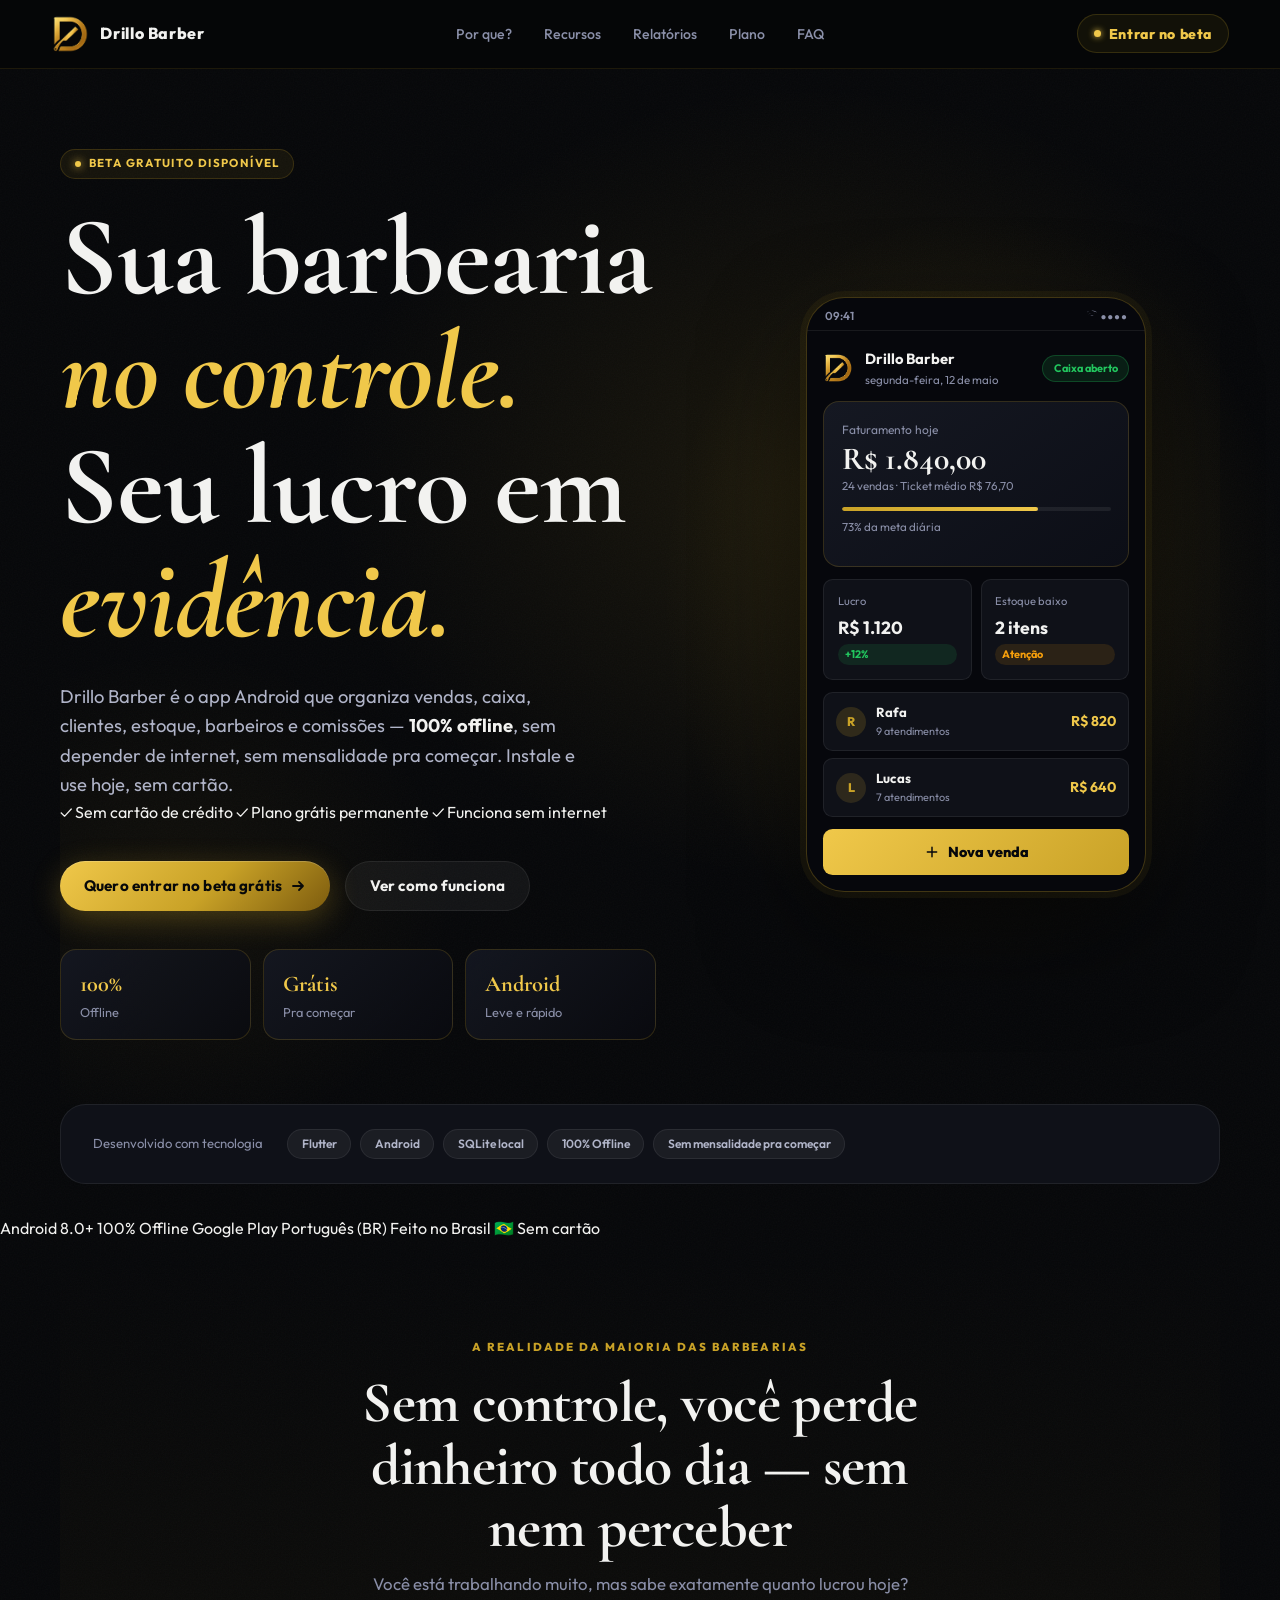
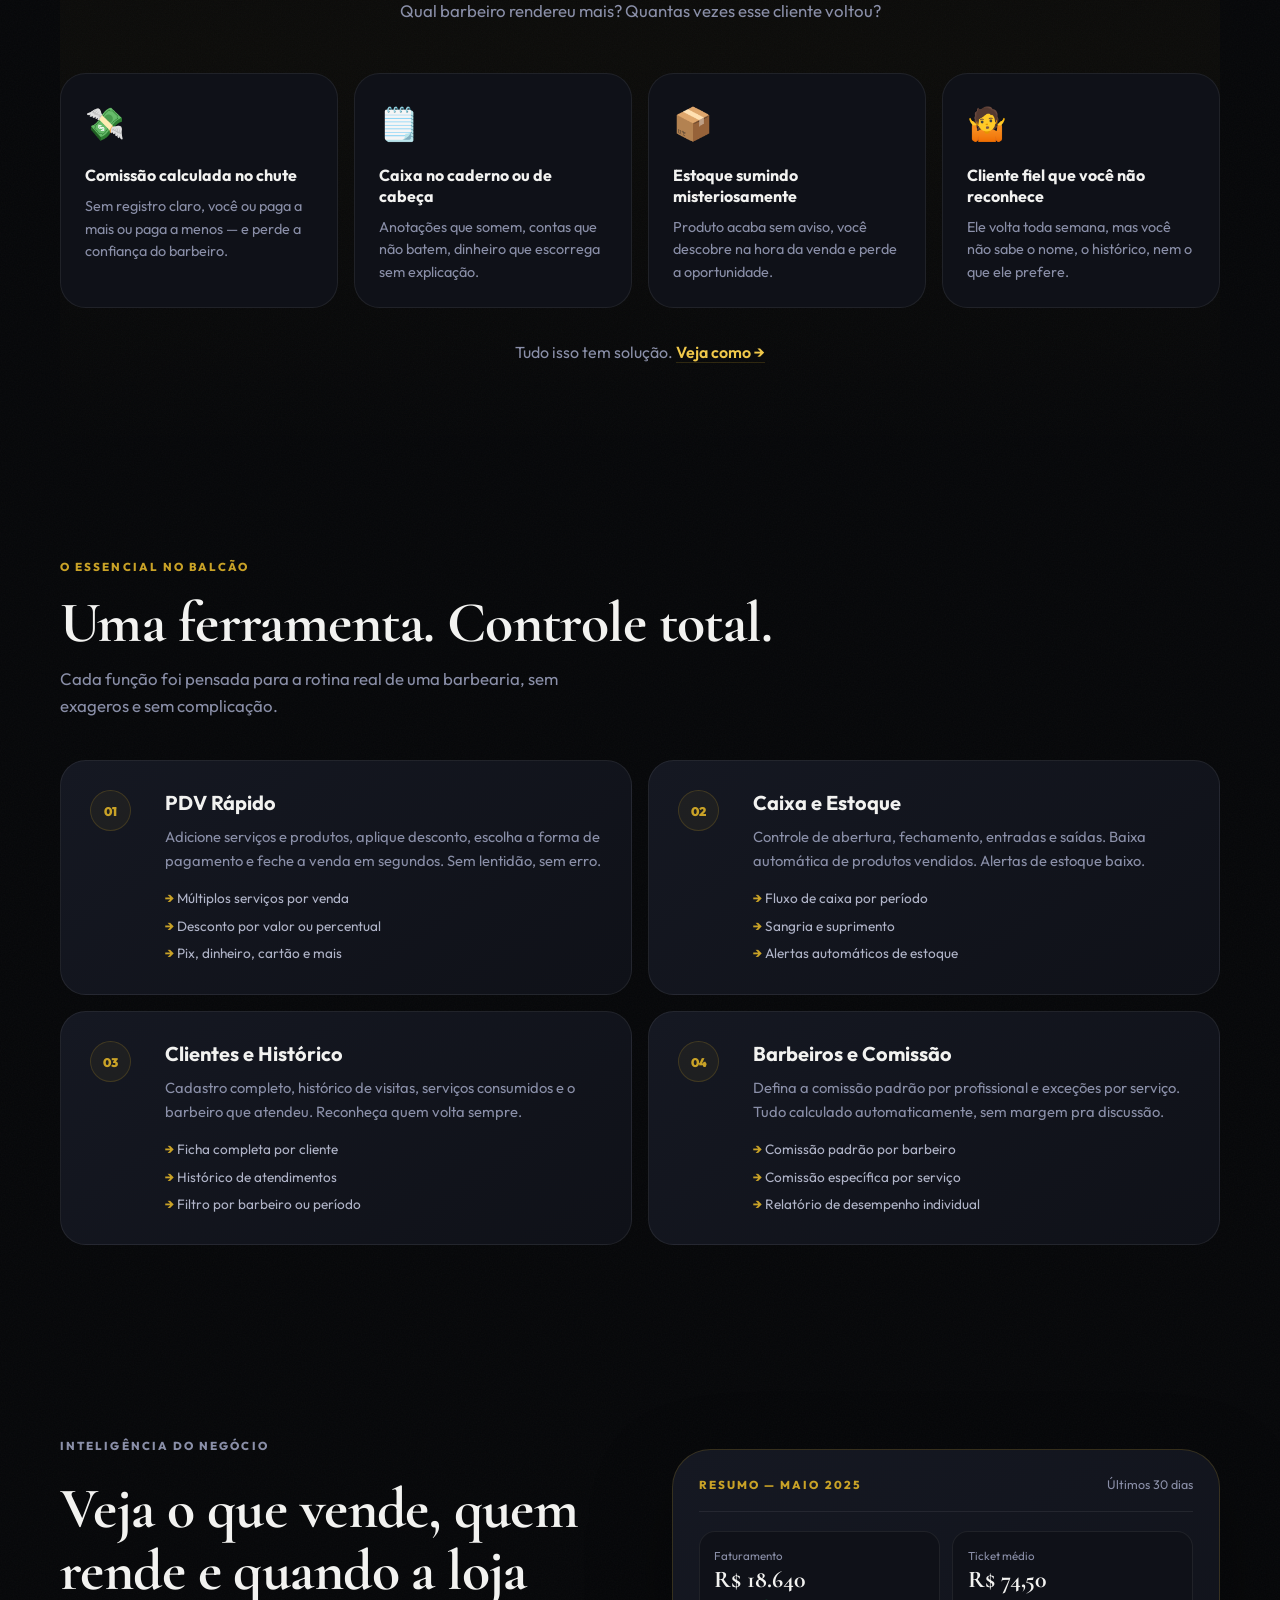
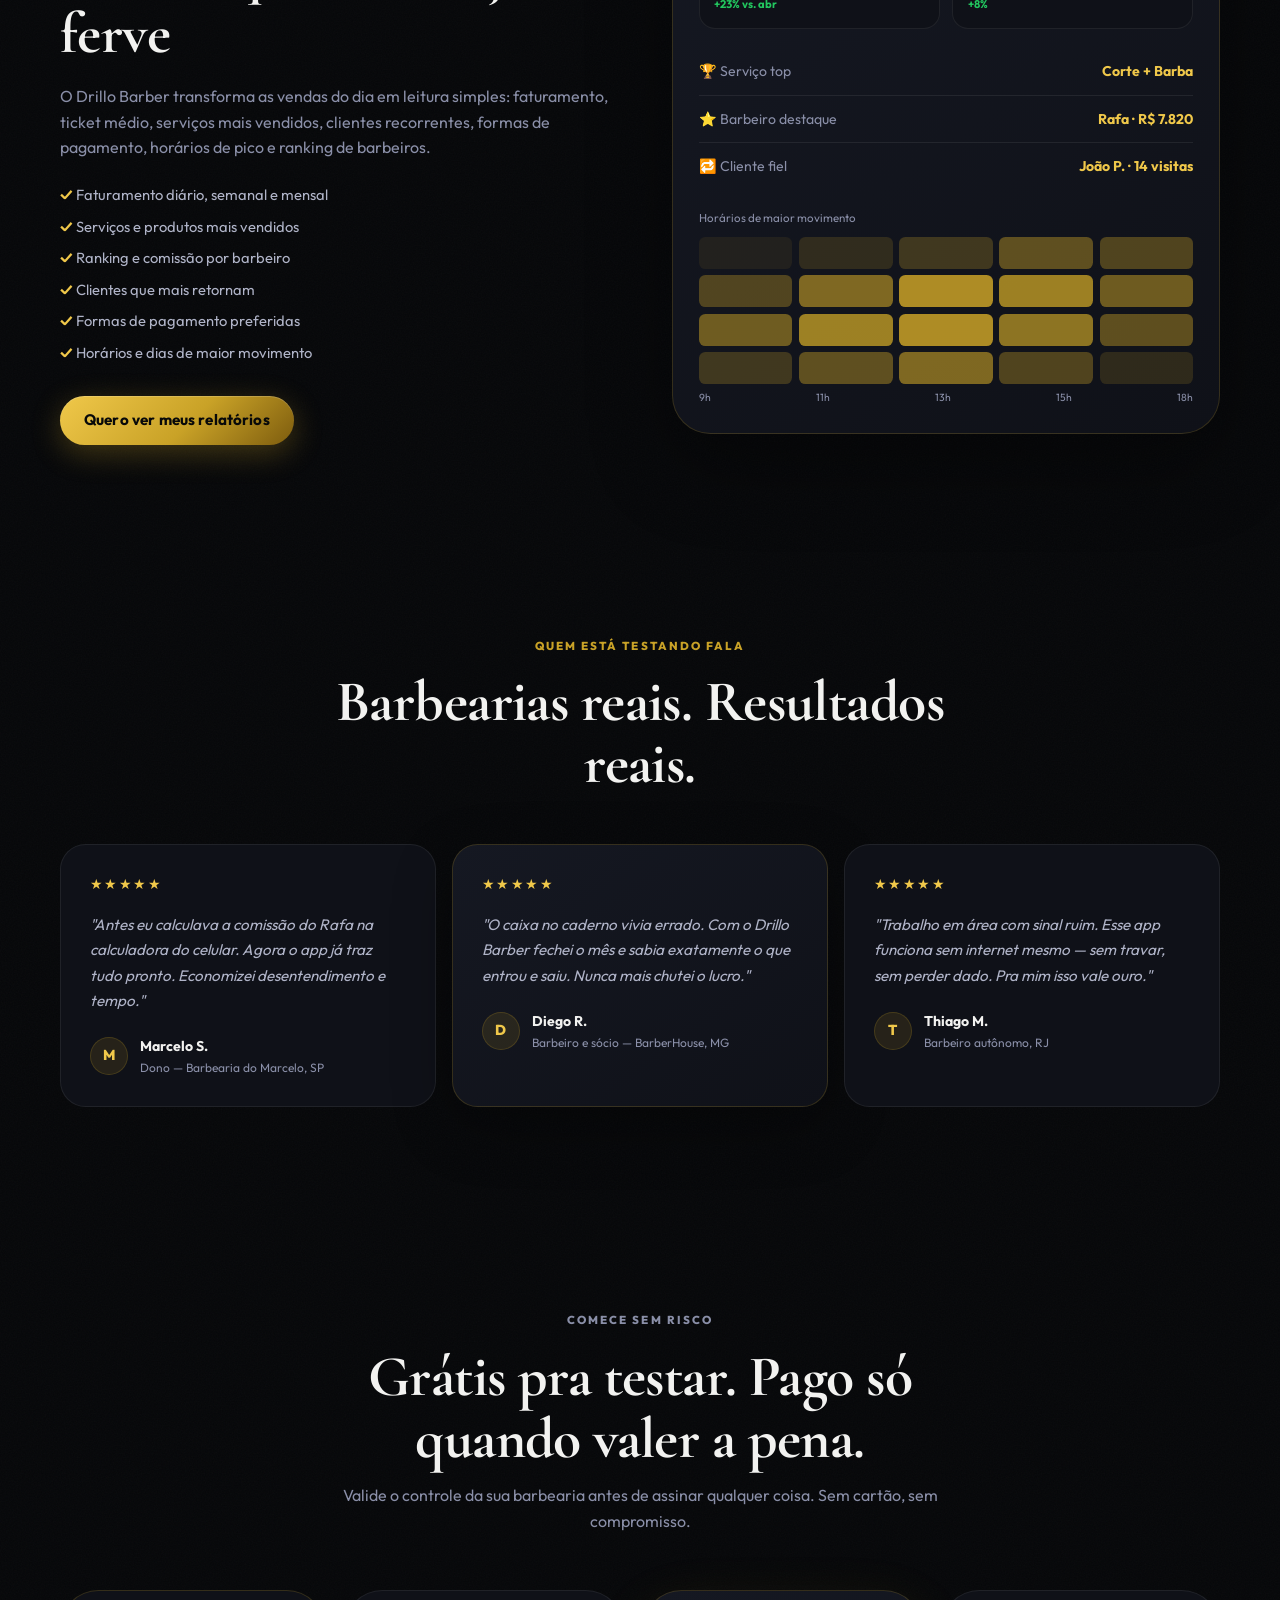
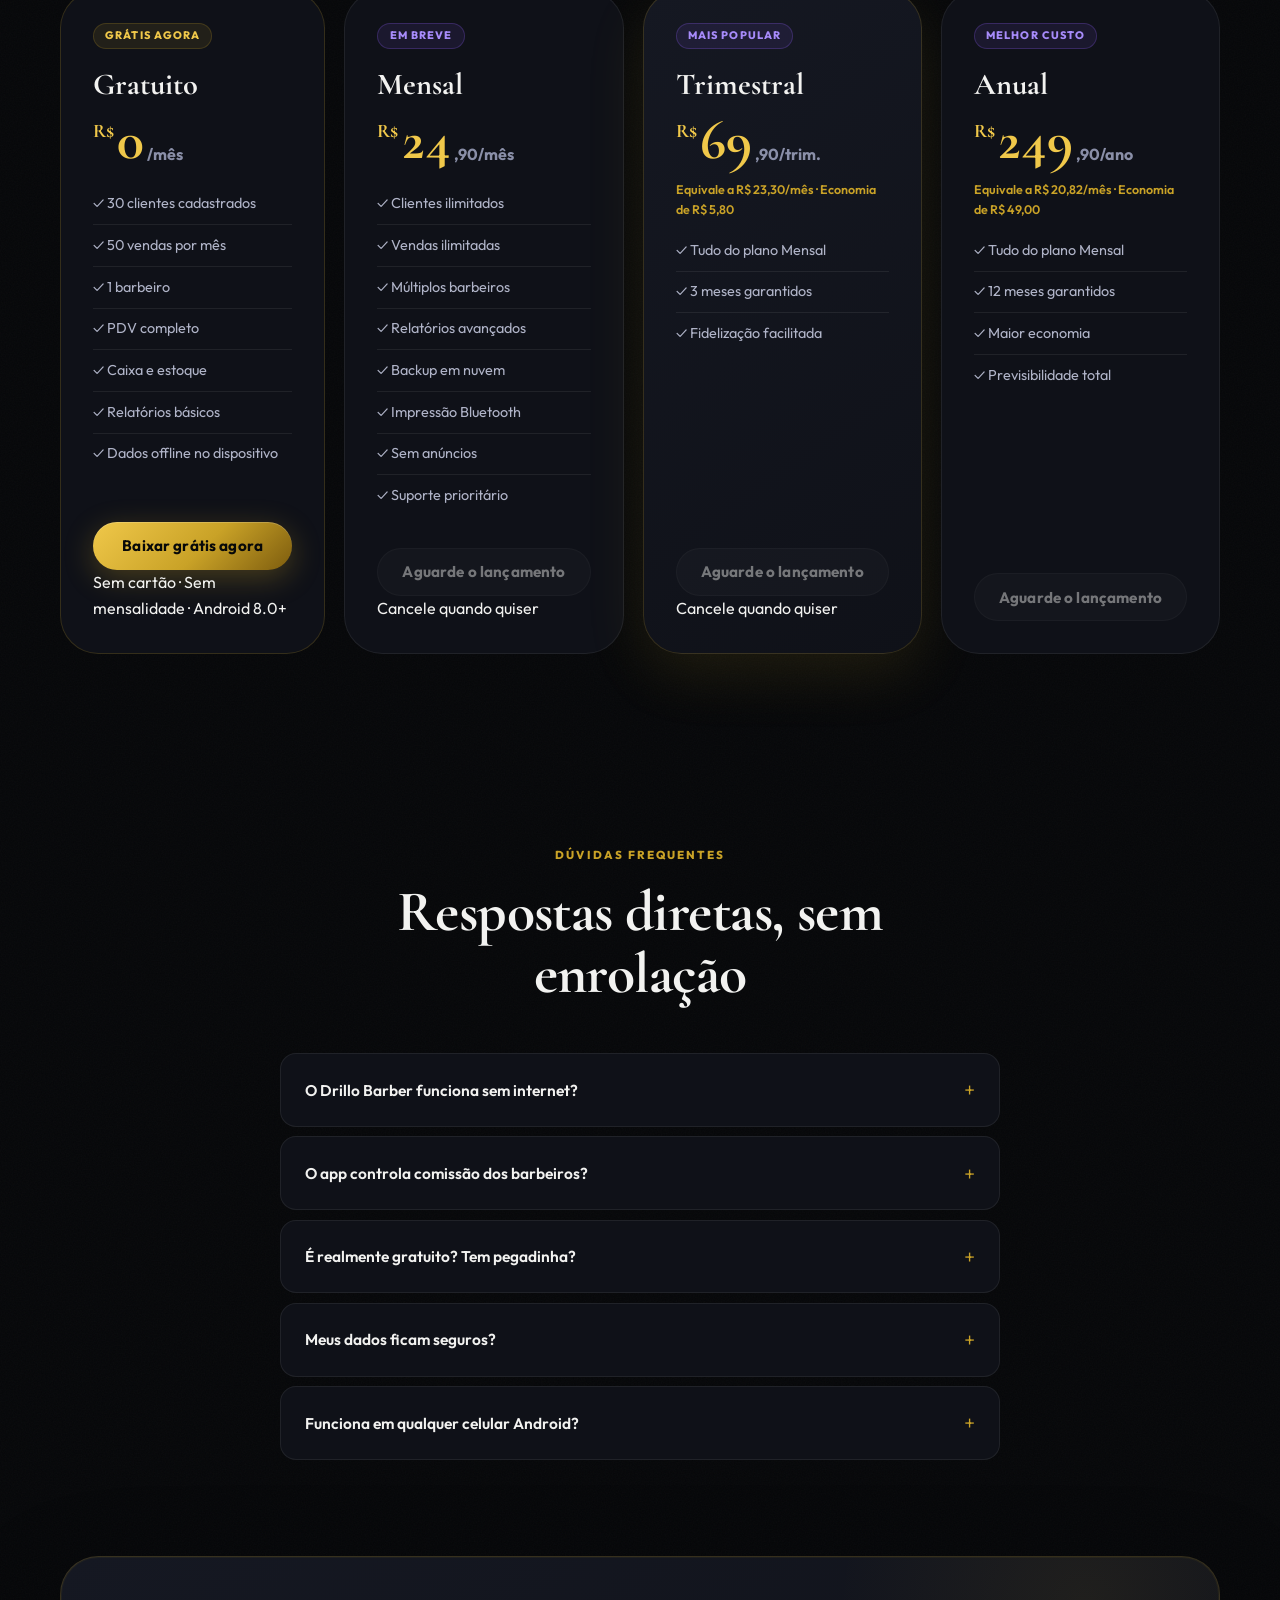
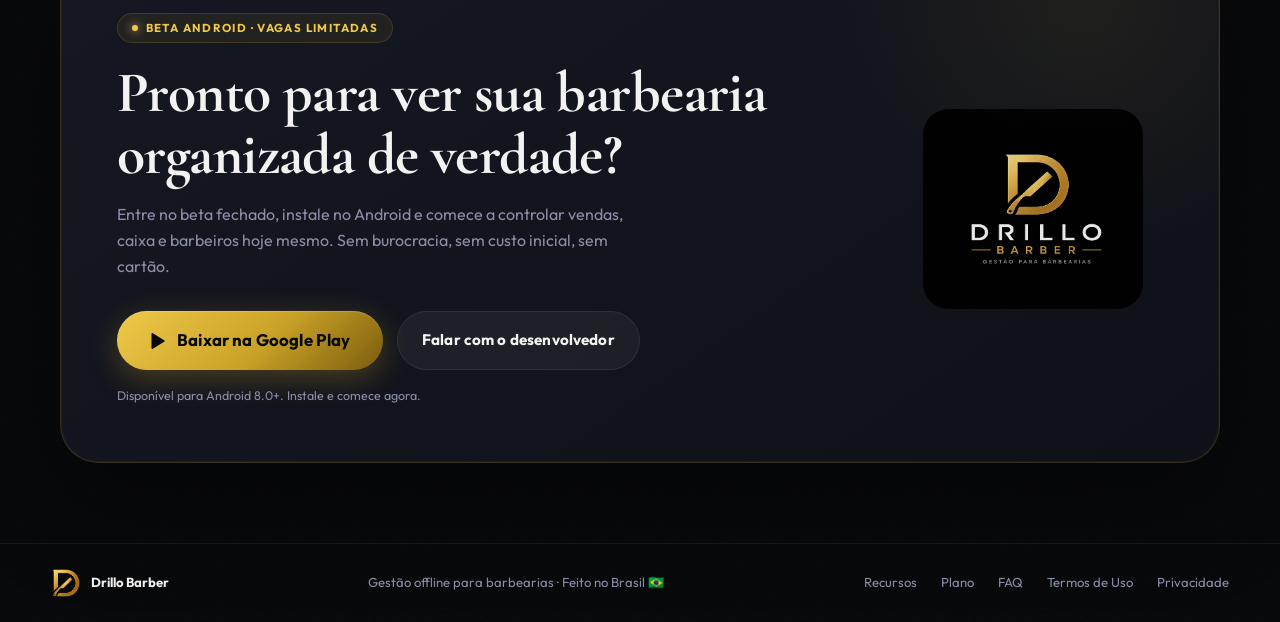
<file: drillobarber/index.html>
<!doctype html>
<html lang="pt-BR">
  <head>
    <meta charset="utf-8" />
    <meta name="viewport" content="width=device-width, initial-scale=1" />
    <meta name="robots" content="index, follow, max-image-preview:large" />

    <title>Drillo Barber | Sistema Offline para Barbearias - Grátis</title>
    <meta
      name="description"
      content="Drillo Barber é o app Android que organiza vendas, caixa, clientes, estoque, barbeiros, comissões e relatórios — 100% offline, sem mensalidade pra começar. Sem cartão de crédito."
    />
    <meta
      name="keywords"
      content="sistema para barbearia, app para barbearia, gestão de barbearia, pdv barbearia, controle de caixa barbearia, comissão barbeiro, estoque barbearia"
    />
    <link rel="canonical" href="https://drillo.com.br/drillobarber/" />

    <meta property="og:type" content="website" />
    <meta property="og:locale" content="pt_BR" />
    <meta property="og:site_name" content="Drillo Barber" />
    <meta property="og:title" content="Drillo Barber | Gestão completa para barbearias" />
    <meta
      property="og:description"
      content="PDV, caixa, clientes, estoque, barbeiros, comissões e relatórios no mesmo app. Funciona offline. Comece grátis."
    />
    <meta property="og:image" content="https://drillo.com.br/drillobarber/assets/drillo-logo.png" />
    <meta property="og:url" content="https://drillo.com.br/drillobarber/" />

    <meta name="twitter:card" content="summary_large_image" />
    <meta name="twitter:title" content="Drillo Barber | Sistema offline para barbearias" />
    <meta
      name="twitter:description"
      content="Controle vendas, caixa, estoque, barbeiros e relatórios em um app pensado para barbearias."
    />
    <meta name="twitter:image" content="https://drillo.com.br/drillobarber/assets/drillo-logo.png" />

    <link rel="icon" type="image/png" href="assets/drillo-symbol.png" />
    <link rel="preload" href="assets/drillo-symbol.png" as="image" />
    <link rel="preconnect" href="https://fonts.googleapis.com" />
    <link rel="preconnect" href="https://fonts.gstatic.com" crossorigin />
    <link href="https://fonts.googleapis.com/css2?family=Cormorant+Garamond:ital,wght@0,400;0,600;0,700;1,400;1,600&family=Outfit:wght@300;400;500;600;700;800;900&display=swap" rel="stylesheet" />
    <link rel="stylesheet" href="styles.css" />

    <script type="application/ld+json">
      {
        "@context": "https://schema.org",
        "@type": "SoftwareApplication",
        "name": "Drillo Barber",
        "applicationCategory": "BusinessApplication",
        "operatingSystem": "Android",
        "description": "Sistema offline para barbearias com PDV, clientes, estoque, caixa, barbeiros, comissões e relatórios.",
        "image": "assets/drillo-logo.png",
        "url": "https://drillobarber.com.br/",
        "offers": {
          "@type": "Offer",
          "price": "0",
          "priceCurrency": "BRL"
        },
        "brand": {
          "@type": "Brand",
          "name": "Drillo Barber"
        }
      }
    </script>
    <script type="application/ld+json">
      {
        "@context": "https://schema.org",
        "@type": "FAQPage",
        "mainEntity": [
          {
            "@type": "Question",
            "name": "O Drillo Barber funciona sem internet?",
            "acceptedAnswer": {
              "@type": "Answer",
              "text": "Sim. O app funciona 100% offline, salvando todos os dados localmente no dispositivo Android. Não depende de sinal, wi-fi ou plano de dados."
            }
          },
          {
            "@type": "Question",
            "name": "O app controla comissões de barbeiros?",
            "acceptedAnswer": {
              "@type": "Answer",
              "text": "Sim. Você configura uma comissão padrão por barbeiro e pode definir comissões específicas por serviço como exceção."
            }
          },
          {
            "@type": "Question",
            "name": "Quais recursos estão no app?",
            "acceptedAnswer": {
              "@type": "Answer",
              "text": "O app inclui dashboard, PDV rápido, clientes, serviços, produtos, barbeiros, caixa, comissões, relatórios e controle local de dados."
            }
          },
          {
            "@type": "Question",
            "name": "É realmente gratuito?",
            "acceptedAnswer": {
              "@type": "Answer",
              "text": "O plano gratuito permite 30 clientes, 50 vendas por mês e 1 barbeiro. Para barbearias maiores, haverá planos pagos com mais recursos."
            }
          }
        ]
      }
    </script>
  </head>
  <body>

    <!-- HEADER -->
    <header class="site-header" aria-label="Cabeçalho">
      <a class="brand" href="#inicio" aria-label="Drillo Barber início">
        <img src="assets/drillo-symbol.png" alt="Drillo Barber" width="38" height="38" />
        <span>Drillo Barber</span>
      </a>
      <nav class="nav" aria-label="Navegação principal">
        <a href="#problema">Por que?</a>
        <a href="#recursos">Recursos</a>
        <a href="#relatorios">Relatórios</a>
        <a href="#plano">Plano</a>
        <a href="#faq">FAQ</a>
      </nav>
      <a class="header-cta" href="#beta">
        <span class="pulse-dot" aria-hidden="true"></span>
        Entrar no beta
      </a>
    </header>

    <main id="inicio">

      <!-- ═══ HERO ═══ -->
      <section class="hero" aria-labelledby="hero-title">
        <div class="hero-bg-orb" aria-hidden="true"></div>
        <div class="hero-copy reveal">
          <p class="eyebrow">
            <span class="eyebrow-badge">Beta gratuito disponível</span>
          </p>
          <h1 id="hero-title">
            Sua barbearia<br>
            <em>no controle.</em><br>
            Seu lucro em<br>
            <em>evidência.</em>
          </h1>
          <p class="hero-text">
            Drillo Barber é o app Android que organiza vendas, caixa, clientes,
            estoque, barbeiros e comissões — <strong>100% offline</strong>, sem depender
            de internet, sem mensalidade pra começar. Instale e use hoje, sem cartão.
          </p>
          <div class="hero-risk" aria-label="Garantias">
            <span>✓ Sem cartão de crédito</span>
            <span>✓ Plano grátis permanente</span>
            <span>✓ Funciona sem internet</span>
          </div>
          <div class="hero-actions">
            <a class="button primary" href="#beta">
              Quero entrar no beta grátis
              <svg width="16" height="16" viewBox="0 0 16 16" fill="none" aria-hidden="true"><path d="M3 8h10M9 4l4 4-4 4" stroke="currentColor" stroke-width="1.8" stroke-linecap="round" stroke-linejoin="round"/></svg>
            </a>
            <a class="button secondary" href="#recursos">Ver como funciona</a>
          </div>
          <dl class="hero-stats" aria-label="Números do produto">
            <div>
              <dt>100%</dt>
              <dd>Offline</dd>
            </div>
            <div>
              <dt>Grátis</dt>
              <dd>Pra começar</dd>
            </div>
            <div>
              <dt>Android</dt>
              <dd>Leve e rápido</dd>
            </div>
          </dl>
        </div>

        <div class="hero-visual reveal-right" aria-label="Prévia do aplicativo">
          <div class="phone-frame">
            <div class="phone-status">
              <span>09:41</span>
              <span class="phone-icons">
                <svg width="12" height="12" viewBox="0 0 24 24" fill="currentColor"><path d="M1 1l22 22M16.72 11.06A10.94 10.94 0 0 1 19 12.55M5 12.55a10.94 10.94 0 0 1 5.17-2.39M10.71 5.05A16 16 0 0 1 22.56 9M1.42 9a15.91 15.91 0 0 1 4.7-2.88M8.53 16.11a6 6 0 0 1 6.95 0M12 20h.01"/></svg>
                ●●●●
              </span>
            </div>
            <div class="phone-inner">
              <div class="phone-top-bar">
                <img src="assets/drillo-symbol.png" alt="" width="30" height="30" />
                <div>
                  <strong>Drillo Barber</strong>
                  <span>segunda-feira, 12 de maio</span>
                </div>
                <div class="open-badge">Caixa aberto</div>
              </div>
              <div class="revenue-card">
                <span>Faturamento hoje</span>
                <strong class="revenue-value">R$ 1.840,00</strong>
                <small>24 vendas · Ticket médio R$ 76,70</small>
                <div class="revenue-bar">
                  <div class="revenue-fill" style="width:73%"></div>
                </div>
                <small class="revenue-goal">73% da meta diária</small>
              </div>
              <div class="phone-grid">
                <div class="phone-card">
                  <span>Lucro</span>
                  <strong>R$ 1.120</strong>
                  <span class="trend up">+12%</span>
                </div>
                <div class="phone-card">
                  <span>Estoque baixo</span>
                  <strong>2 itens</strong>
                  <span class="trend warn">Atenção</span>
                </div>
              </div>
              <div class="phone-barbers">
                <div class="barber-row">
                  <div class="barber-avatar">R</div>
                  <div class="barber-info">
                    <strong>Rafa</strong>
                    <span>9 atendimentos</span>
                  </div>
                  <strong class="barber-val">R$ 820</strong>
                </div>
                <div class="barber-row">
                  <div class="barber-avatar" style="background:rgba(212,175,55,0.15)">L</div>
                  <div class="barber-info">
                    <strong>Lucas</strong>
                    <span>7 atendimentos</span>
                  </div>
                  <strong class="barber-val">R$ 640</strong>
                </div>
              </div>
              <button class="quick-sale" type="button">
                <svg width="16" height="16" viewBox="0 0 24 24" fill="none" aria-hidden="true"><path d="M12 5v14M5 12h14" stroke="currentColor" stroke-width="2.2" stroke-linecap="round"/></svg>
                Nova venda
              </button>
            </div>
          </div>
          <div class="phone-glow" aria-hidden="true"></div>
        </div>
      </section>

      <!-- ═══ LOGOS / PROVA SOCIAL ═══ -->
      <div class="social-strip reveal" aria-label="Credibilidade">
        <span>Desenvolvido com tecnologia</span>
        <div class="social-badges">
          <span class="badge-pill">Flutter</span>
          <span class="badge-pill">Android</span>
          <span class="badge-pill">SQLite local</span>
          <span class="badge-pill">100% Offline</span>
          <span class="badge-pill">Sem mensalidade pra começar</span>
        </div>
      </div>

      <!-- ═══ TRUST BADGES ═══ -->
      <div class="trust-badges-bar reveal" aria-label="Plataformas e garantias">
        <span class="trust-badge-item">Android 8.0+</span>
        <span class="trust-badge-item">100% Offline</span>
        <span class="trust-badge-item">Google Play</span>
        <span class="trust-badge-item">Português (BR)</span>
        <span class="trust-badge-item">Feito no Brasil 🇧🇷</span>
        <span class="trust-badge-item">Sem cartão</span>
      </div>

      <!-- ═══ PROBLEMA ═══ -->
      <section class="section pain-section reveal" id="problema" aria-labelledby="pain-title">
        <div class="section-heading centered">
          <p class="eyebrow">A realidade da maioria das barbearias</p>
          <h2 id="pain-title">Sem controle, você perde dinheiro todo dia — sem nem perceber</h2>
          <p class="section-sub">Você está trabalhando muito, mas sabe exatamente quanto lucrou hoje? Qual barbeiro rendereu mais? Quantas vezes esse cliente voltou?</p>
        </div>
        <div class="pain-grid">
          <div class="pain-card">
            <div class="pain-icon">💸</div>
            <h3>Comissão calculada no chute</h3>
            <p>Sem registro claro, você ou paga a mais ou paga a menos — e perde a confiança do barbeiro.</p>
          </div>
          <div class="pain-card">
            <div class="pain-icon">🗒️</div>
            <h3>Caixa no caderno ou de cabeça</h3>
            <p>Anotações que somem, contas que não batem, dinheiro que escorrega sem explicação.</p>
          </div>
          <div class="pain-card">
            <div class="pain-icon">📦</div>
            <h3>Estoque sumindo misteriosamente</h3>
            <p>Produto acaba sem aviso, você descobre na hora da venda e perde a oportunidade.</p>
          </div>
          <div class="pain-card">
            <div class="pain-icon">🤷</div>
            <h3>Cliente fiel que você não reconhece</h3>
            <p>Ele volta toda semana, mas você não sabe o nome, o histórico, nem o que ele prefere.</p>
          </div>
        </div>
        <p class="pain-cta-text">Tudo isso tem solução. <a href="#recursos" class="text-link">Veja como →</a></p>
      </section>

      <!-- ═══ RECURSOS ═══ -->
      <section class="section" id="recursos" aria-labelledby="features-title">
        <div class="section-heading reveal">
          <p class="eyebrow">O essencial no balcão</p>
          <h2 id="features-title">Uma ferramenta. Controle total.</h2>
          <p class="section-sub">Cada função foi pensada para a rotina real de uma barbearia, sem exageros e sem complicação.</p>
        </div>
        <div class="feature-grid">
          <article class="feature-card reveal">
            <div class="feature-num">01</div>
            <div class="feature-body">
              <h3>PDV Rápido</h3>
              <p>Adicione serviços e produtos, aplique desconto, escolha a forma de pagamento e feche a venda em segundos. Sem lentidão, sem erro.</p>
              <ul class="feature-list">
                <li>Múltiplos serviços por venda</li>
                <li>Desconto por valor ou percentual</li>
                <li>Pix, dinheiro, cartão e mais</li>
              </ul>
            </div>
          </article>
          <article class="feature-card reveal">
            <div class="feature-num">02</div>
            <div class="feature-body">
              <h3>Caixa e Estoque</h3>
              <p>Controle de abertura, fechamento, entradas e saídas. Baixa automática de produtos vendidos. Alertas de estoque baixo.</p>
              <ul class="feature-list">
                <li>Fluxo de caixa por período</li>
                <li>Sangria e suprimento</li>
                <li>Alertas automáticos de estoque</li>
              </ul>
            </div>
          </article>
          <article class="feature-card reveal">
            <div class="feature-num">03</div>
            <div class="feature-body">
              <h3>Clientes e Histórico</h3>
              <p>Cadastro completo, histórico de visitas, serviços consumidos e o barbeiro que atendeu. Reconheça quem volta sempre.</p>
              <ul class="feature-list">
                <li>Ficha completa por cliente</li>
                <li>Histórico de atendimentos</li>
                <li>Filtro por barbeiro ou período</li>
              </ul>
            </div>
          </article>
          <article class="feature-card reveal">
            <div class="feature-num">04</div>
            <div class="feature-body">
              <h3>Barbeiros e Comissão</h3>
              <p>Defina a comissão padrão por profissional e exceções por serviço. Tudo calculado automaticamente, sem margem pra discussão.</p>
              <ul class="feature-list">
                <li>Comissão padrão por barbeiro</li>
                <li>Comissão específica por serviço</li>
                <li>Relatório de desempenho individual</li>
              </ul>
            </div>
          </article>
        </div>
      </section>

      <!-- ═══ RELATÓRIOS ═══ -->
      <section class="section split-section reveal" id="relatorios" aria-labelledby="reports-title">
        <div class="split-copy">
          <p class="eyebrow">Inteligência do negócio</p>
          <h2 id="reports-title">Veja o que vende, quem rende e quando a loja ferve</h2>
          <p>
            O Drillo Barber transforma as vendas do dia em leitura simples: faturamento,
            ticket médio, serviços mais vendidos, clientes recorrentes, formas de pagamento,
            horários de pico e ranking de barbeiros.
          </p>
          <ul class="check-list">
            <li>Faturamento diário, semanal e mensal</li>
            <li>Serviços e produtos mais vendidos</li>
            <li>Ranking e comissão por barbeiro</li>
            <li>Clientes que mais retornam</li>
            <li>Formas de pagamento preferidas</li>
            <li>Horários e dias de maior movimento</li>
          </ul>
          <a class="button primary" href="#beta">Quero ver meus relatórios</a>
        </div>
        <div class="report-panel reveal-right">
          <div class="report-header">
            <span class="eyebrow" style="margin:0">Resumo — maio 2025</span>
            <span class="report-period">Últimos 30 dias</span>
          </div>
          <div class="report-kpis">
            <div class="kpi">
              <span>Faturamento</span>
              <strong>R$ 18.640</strong>
              <span class="kpi-trend up">+23% vs. abr</span>
            </div>
            <div class="kpi">
              <span>Ticket médio</span>
              <strong>R$ 74,50</strong>
              <span class="kpi-trend up">+8%</span>
            </div>
          </div>
          <div class="report-rows">
            <div class="report-row">
              <span>🏆 Serviço top</span>
              <strong>Corte + Barba</strong>
            </div>
            <div class="report-row">
              <span>⭐ Barbeiro destaque</span>
              <strong>Rafa · R$ 7.820</strong>
            </div>
            <div class="report-row">
              <span>🔁 Cliente fiel</span>
              <strong>João P. · 14 visitas</strong>
            </div>
          </div>
          <div class="heatmap-wrap">
            <p class="heatmap-label">Horários de maior movimento</p>
            <div class="heatmap" aria-hidden="true">
              <i style="--v:0.1"></i><i style="--v:0.2"></i><i style="--v:0.3"></i><i style="--v:0.5"></i><i style="--v:0.4"></i>
              <i style="--v:0.4"></i><i style="--v:0.7"></i><i style="--v:1"></i><i style="--v:0.9"></i><i style="--v:0.6"></i>
              <i style="--v:0.6"></i><i style="--v:0.9"></i><i style="--v:1"></i><i style="--v:0.8"></i><i style="--v:0.5"></i>
              <i style="--v:0.3"></i><i style="--v:0.5"></i><i style="--v:0.7"></i><i style="--v:0.4"></i><i style="--v:0.2"></i>
            </div>
            <div class="heatmap-legend">
              <span>9h</span><span>11h</span><span>13h</span><span>15h</span><span>18h</span>
            </div>
          </div>
        </div>
      </section>

      <!-- ═══ DEPOIMENTOS ═══ -->
      <section class="section testimonials-section reveal" id="depoimentos" aria-labelledby="testimonials-title">
        <div class="section-heading centered">
          <p class="eyebrow">Quem está testando fala</p>
          <h2 id="testimonials-title">Barbearias reais. Resultados reais.</h2>
        </div>
        <div class="testimonials-grid">
          <blockquote class="testimonial-card">
            <div class="stars" aria-label="5 estrelas">★★★★★</div>
            <p>"Antes eu calculava a comissão do Rafa na calculadora do celular. Agora o app já traz tudo pronto. Economizei desentendimento e tempo."</p>
            <footer>
              <div class="t-avatar">M</div>
              <div>
                <strong>Marcelo S.</strong>
                <span>Dono — Barbearia do Marcelo, SP</span>
              </div>
            </footer>
          </blockquote>
          <blockquote class="testimonial-card featured">
            <div class="stars" aria-label="5 estrelas">★★★★★</div>
            <p>"O caixa no caderno vivia errado. Com o Drillo Barber fechei o mês e sabia exatamente o que entrou e saiu. Nunca mais chutei o lucro."</p>
            <footer>
              <div class="t-avatar">D</div>
              <div>
                <strong>Diego R.</strong>
                <span>Barbeiro e sócio — BarberHouse, MG</span>
              </div>
            </footer>
          </blockquote>
          <blockquote class="testimonial-card">
            <div class="stars" aria-label="5 estrelas">★★★★★</div>
            <p>"Trabalho em área com sinal ruim. Esse app funciona sem internet mesmo — sem travar, sem perder dado. Pra mim isso vale ouro."</p>
            <footer>
              <div class="t-avatar">T</div>
              <div>
                <strong>Thiago M.</strong>
                <span>Barbeiro autônomo, RJ</span>
              </div>
            </footer>
          </blockquote>
        </div>
      </section>

      <!-- ═══ PLANO ═══ -->
      <section class="section plan-section reveal" id="plano" aria-labelledby="plan-title">
        <div class="plan-intro">
          <p class="eyebrow">Comece sem risco</p>
          <h2 id="plan-title">Grátis pra testar. Pago só quando valer a pena.</h2>
          <p>Valide o controle da sua barbearia antes de assinar qualquer coisa. Sem cartão, sem compromisso.</p>
        </div>
        <div class="plan-cards plan-cards-4">

          <!-- GRATUITO -->
          <div class="plan-card">
            <div class="plan-badge">Grátis agora</div>
            <h3>Gratuito</h3>
            <div class="plan-price"><span>R$</span>0<small>/mês</small></div>
            <ul class="plan-list">
              <li>✓ 30 clientes cadastrados</li>
              <li>✓ 50 vendas por mês</li>
              <li>✓ 1 barbeiro</li>
              <li>✓ PDV completo</li>
              <li>✓ Caixa e estoque</li>
              <li>✓ Relatórios básicos</li>
              <li>✓ Dados offline no dispositivo</li>
            </ul>
            <a class="button primary" href="#beta">Baixar grátis agora</a>
            <p class="plan-mini-risk">Sem cartão · Sem mensalidade · Android 8.0+</p>
          </div>

          <!-- MENSAL -->
          <div class="plan-card plan-pro">
            <div class="plan-badge pro">Em breve</div>
            <h3>Mensal</h3>
            <div class="plan-price"><span>R$</span>24<small>,90/mês</small></div>
            <ul class="plan-list">
              <li>✓ Clientes ilimitados</li>
              <li>✓ Vendas ilimitadas</li>
              <li>✓ Múltiplos barbeiros</li>
              <li>✓ Relatórios avançados</li>
              <li>✓ Backup em nuvem</li>
              <li>✓ Impressão Bluetooth</li>
              <li>✓ Sem anúncios</li>
              <li>✓ Suporte prioritário</li>
            </ul>
            <button class="button secondary" type="button" disabled>Aguarde o lançamento</button>
            <p class="plan-mini-risk">Cancele quando quiser</p>
          </div>

          <!-- TRIMESTRAL -->
          <div class="plan-card plan-pro plan-highlight">
            <div class="plan-badge pro">Mais popular</div>
            <h3>Trimestral</h3>
            <div class="plan-price"><span>R$</span>69<small>,90/trim.</small></div>
            <p class="plan-economy">Equivale a R$ 23,30/mês · Economia de R$ 5,80</p>
            <ul class="plan-list">
              <li>✓ Tudo do plano Mensal</li>
              <li>✓ 3 meses garantidos</li>
              <li>✓ Fidelização facilitada</li>
            </ul>
            <button class="button secondary" type="button" disabled>Aguarde o lançamento</button>
            <p class="plan-mini-risk">Cancele quando quiser</p>
          </div>

          <!-- ANUAL -->
          <div class="plan-card plan-pro">
            <div class="plan-badge pro">Melhor custo</div>
            <h3>Anual</h3>
            <div class="plan-price"><span>R$</span>249<small>,90/ano</small></div>
            <p class="plan-economy">Equivale a R$ 20,82/mês · Economia de R$ 49,00</p>
            <ul class="plan-list">
              <li>✓ Tudo do plano Mensal</li>
              <li>✓ 12 meses garantidos</li>
              <li>✓ Maior economia</li>
              <li>✓ Previsibilidade total</li>
            </ul>
            <button class="button secondary" type="button" disabled>Aguarde o lançamento</button>
          </div>

        </div>
      </section>

      <!-- ═══ FAQ ═══ -->
      <section class="section faq-section reveal" id="faq" aria-labelledby="faq-title">
        <div class="section-heading centered">
          <p class="eyebrow">Dúvidas frequentes</p>
          <h2 id="faq-title">Respostas diretas, sem enrolação</h2>
        </div>
        <div class="faq-list">
          <details class="faq-item">
            <summary>O Drillo Barber funciona sem internet?</summary>
            <p>Sim. O app funciona 100% offline, salvando todos os dados no próprio dispositivo Android. Sem sinal, sem wi-fi, sem problema.</p>
          </details>
          <details class="faq-item">
            <summary>O app controla comissão dos barbeiros?</summary>
            <p>Sim. Você define uma comissão padrão por barbeiro e pode sobrescrever com uma comissão específica por serviço — tudo calculado automaticamente no fechamento do dia.</p>
          </details>
          <details class="faq-item">
            <summary>É realmente gratuito? Tem pegadinha?</summary>
            <p>O plano gratuito é permanente, não é trial. Ele tem limites de uso (30 clientes, 50 vendas/mês, 1 barbeiro). Para crescer além disso, haverá um plano Pro pago — mas a decisão é sua, na hora que fizer sentido.</p>
          </details>
          <details class="faq-item">
            <summary>Meus dados ficam seguros?</summary>
            <p>Sim. Os dados ficam salvos localmente no seu dispositivo. Nenhuma informação é enviada para servidores externos no plano atual.</p>
          </details>
          <details class="faq-item">
            <summary>Funciona em qualquer celular Android?</summary>
            <p>O app foi desenvolvido para Android e funciona em dispositivos com Android 8.0 ou superior. Não exige hardware de ponta.</p>
          </details>
        </div>
      </section>

      <!-- ═══ CTA BETA ═══ -->
      <section class="beta-section reveal" id="beta" aria-labelledby="beta-title">
        <div class="beta-inner">
          <div class="beta-copy">
            <p class="eyebrow">
              <span class="eyebrow-badge">Beta Android · Vagas limitadas</span>
            </p>
            <h2 id="beta-title">Pronto para ver sua barbearia organizada de verdade?</h2>
            <p>
              Entre no beta fechado, instale no Android e comece a controlar vendas,
              caixa e barbeiros hoje mesmo. Sem burocracia, sem custo inicial, sem cartão.
            </p>
            <div class="beta-actions">
              <a class="button primary large" href="https://play.google.com/store" target="_blank" rel="noopener">
                <svg width="20" height="20" viewBox="0 0 24 24" fill="currentColor" aria-hidden="true"><path d="M3 20.5v-17c0-.83 1.02-1.27 1.64-.68l14 8.5a.9.9 0 0 1 0 1.36l-14 8.5C3.95 21.77 3 21.33 3 20.5z"/></svg>
                Baixar na Google Play
              </a>
              <a class="button secondary" href="mailto:contato@drillobarber.com.br">Falar com o desenvolvedor</a>
            </div>
            <p class="beta-disclaimer">Disponível para Android 8.0+. Instale e comece agora.</p>
          </div>
          <div class="beta-logo" aria-hidden="true">
            <img src="assets/drillo-logo.png" alt="" width="200" height="200" loading="lazy" />
          </div>
        </div>
      </section>

    </main>

    <!-- FOOTER -->
    <footer class="site-footer">
      <div class="footer-brand">
        <img src="assets/drillo-symbol.png" alt="" width="30" height="30" />
        <span>Drillo Barber</span>
      </div>
      <span class="footer-tagline">Gestão offline para barbearias · Feito no Brasil 🇧🇷</span>
      <nav class="footer-links" aria-label="Links do rodapé">
        <a href="#recursos">Recursos</a>
        <a href="#plano">Plano</a>
        <a href="#faq">FAQ</a>
        <a href="termos-de-uso.html">Termos de Uso</a>
        <a href="politica-de-privacidade.html">Privacidade</a>
      </nav>
    </footer>

    <script>
      // Scroll reveal
      const observer = new IntersectionObserver(
        (entries) => entries.forEach(e => { if (e.isIntersecting) { e.target.classList.add('visible'); observer.unobserve(e.target); } }),
        { threshold: 0.1, rootMargin: '0px 0px -40px 0px' }
      );
      document.querySelectorAll('.reveal, .reveal-right').forEach(el => observer.observe(el));

      // FAQ accordion keyboard nav
      document.querySelectorAll('.faq-item summary').forEach(s => {
        s.addEventListener('keydown', e => { if (e.key === 'Enter' || e.key === ' ') { e.preventDefault(); s.click(); } });
      });

      // Animated counters (hero stats)
      function animateCounter(el, target, suffix) {
        let start = 0;
        const step = target / 40;
        const timer = setInterval(() => {
          start += step;
          if (start >= target) { el.textContent = target + suffix; clearInterval(timer); return; }
          el.textContent = Math.floor(start) + suffix;
        }, 30);
      }
    </script>
  </body>
</html>
</file>
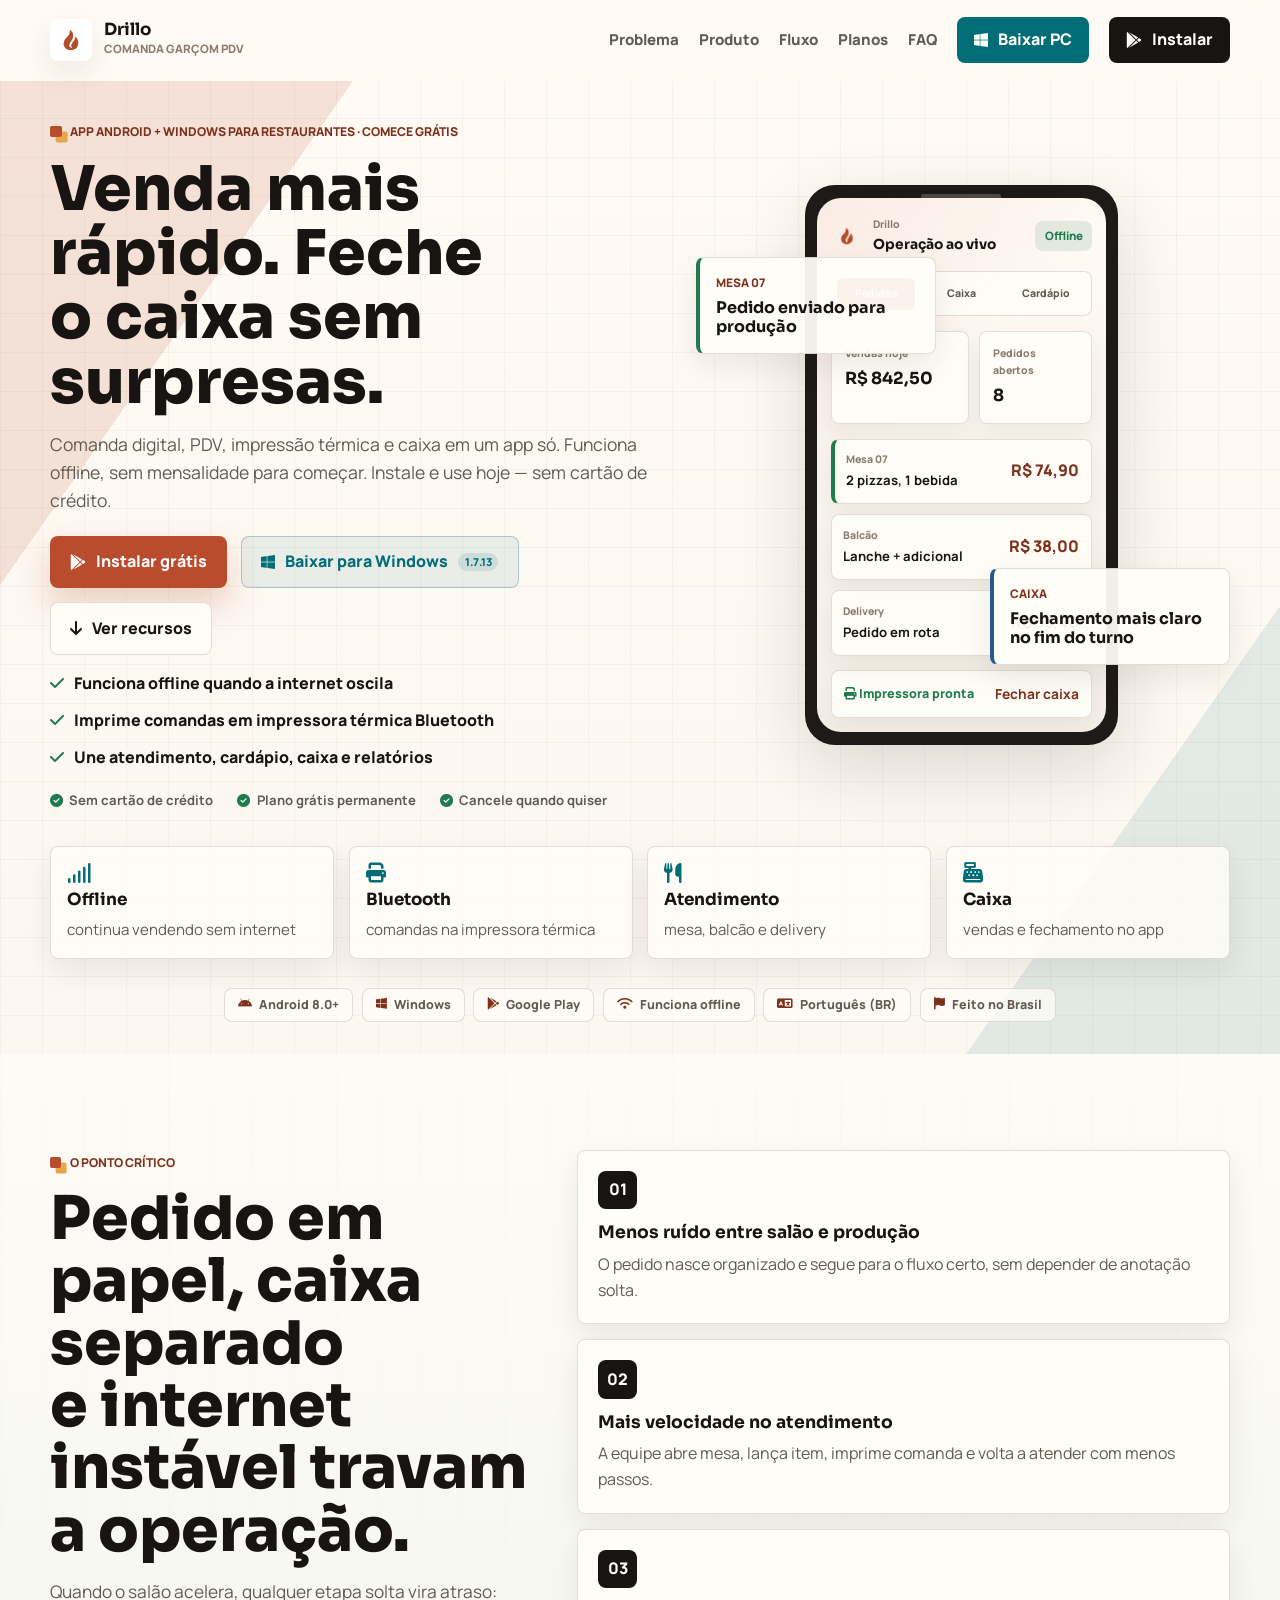
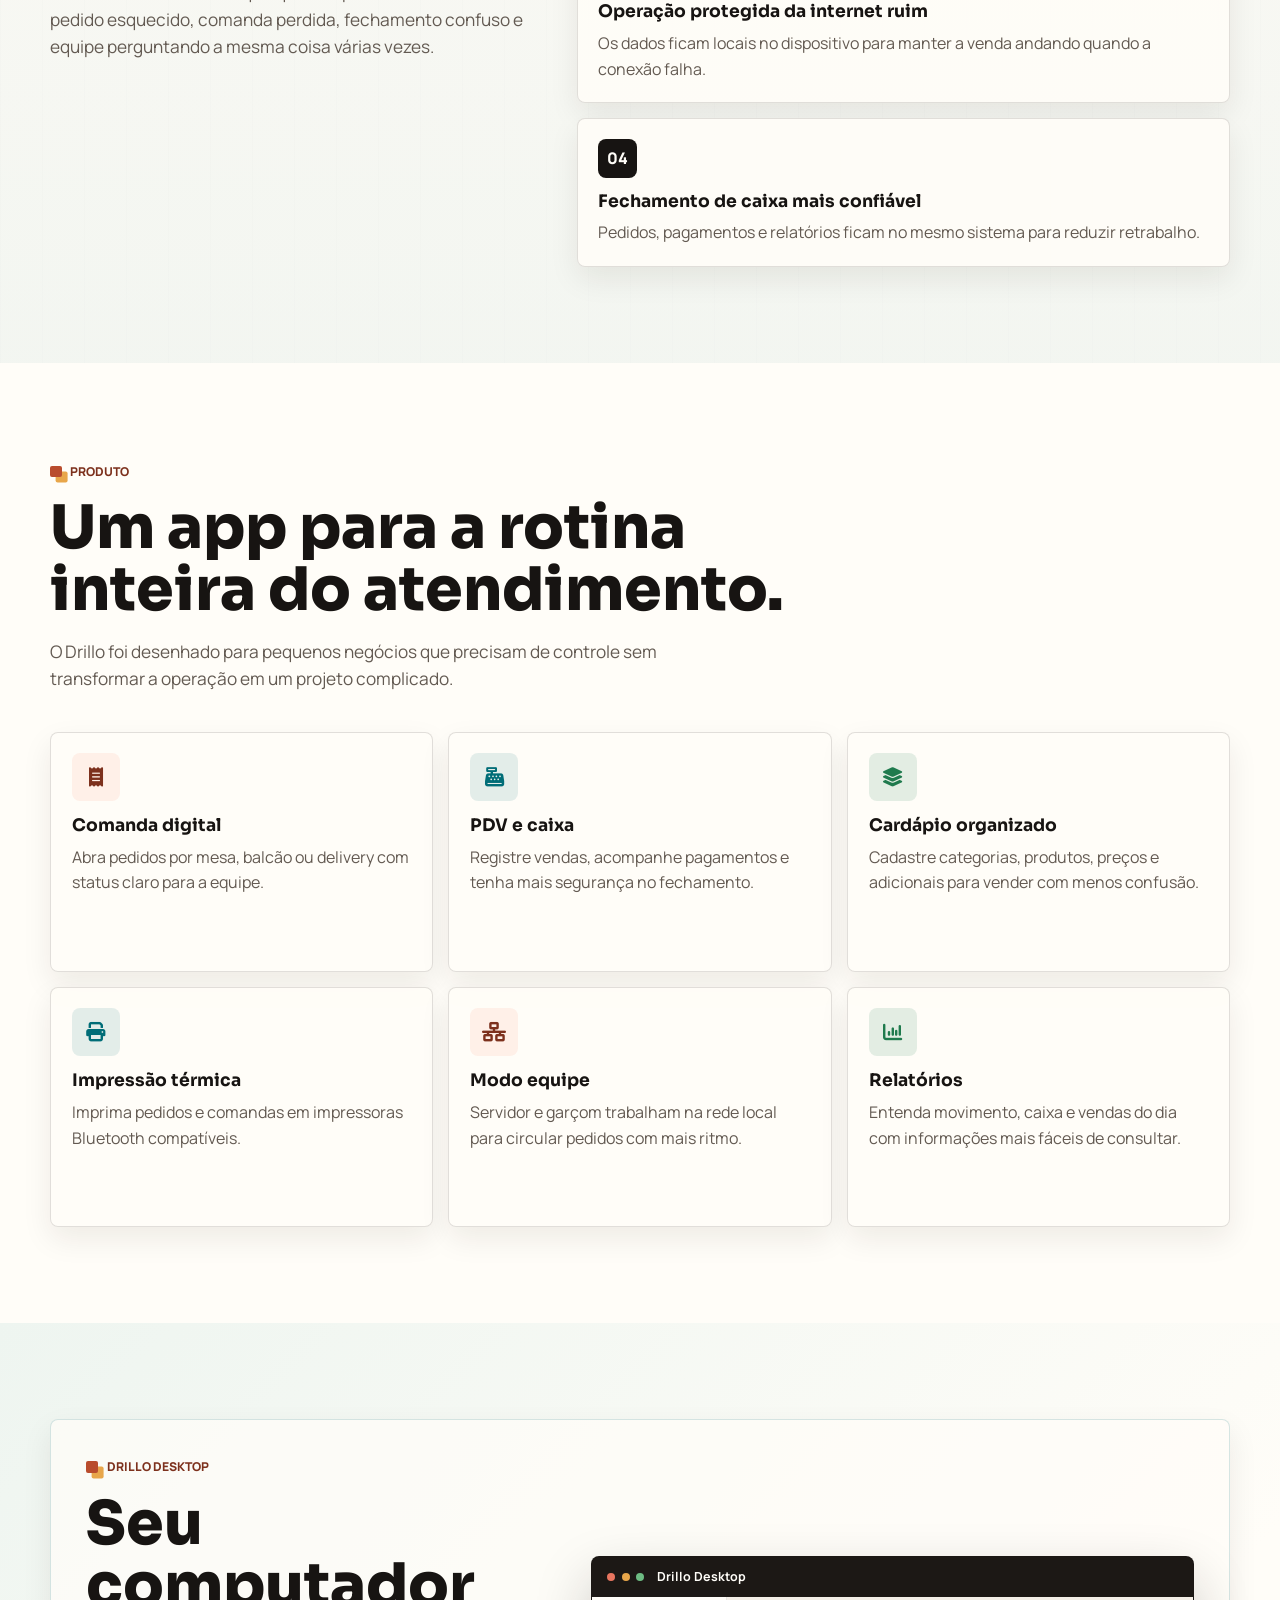
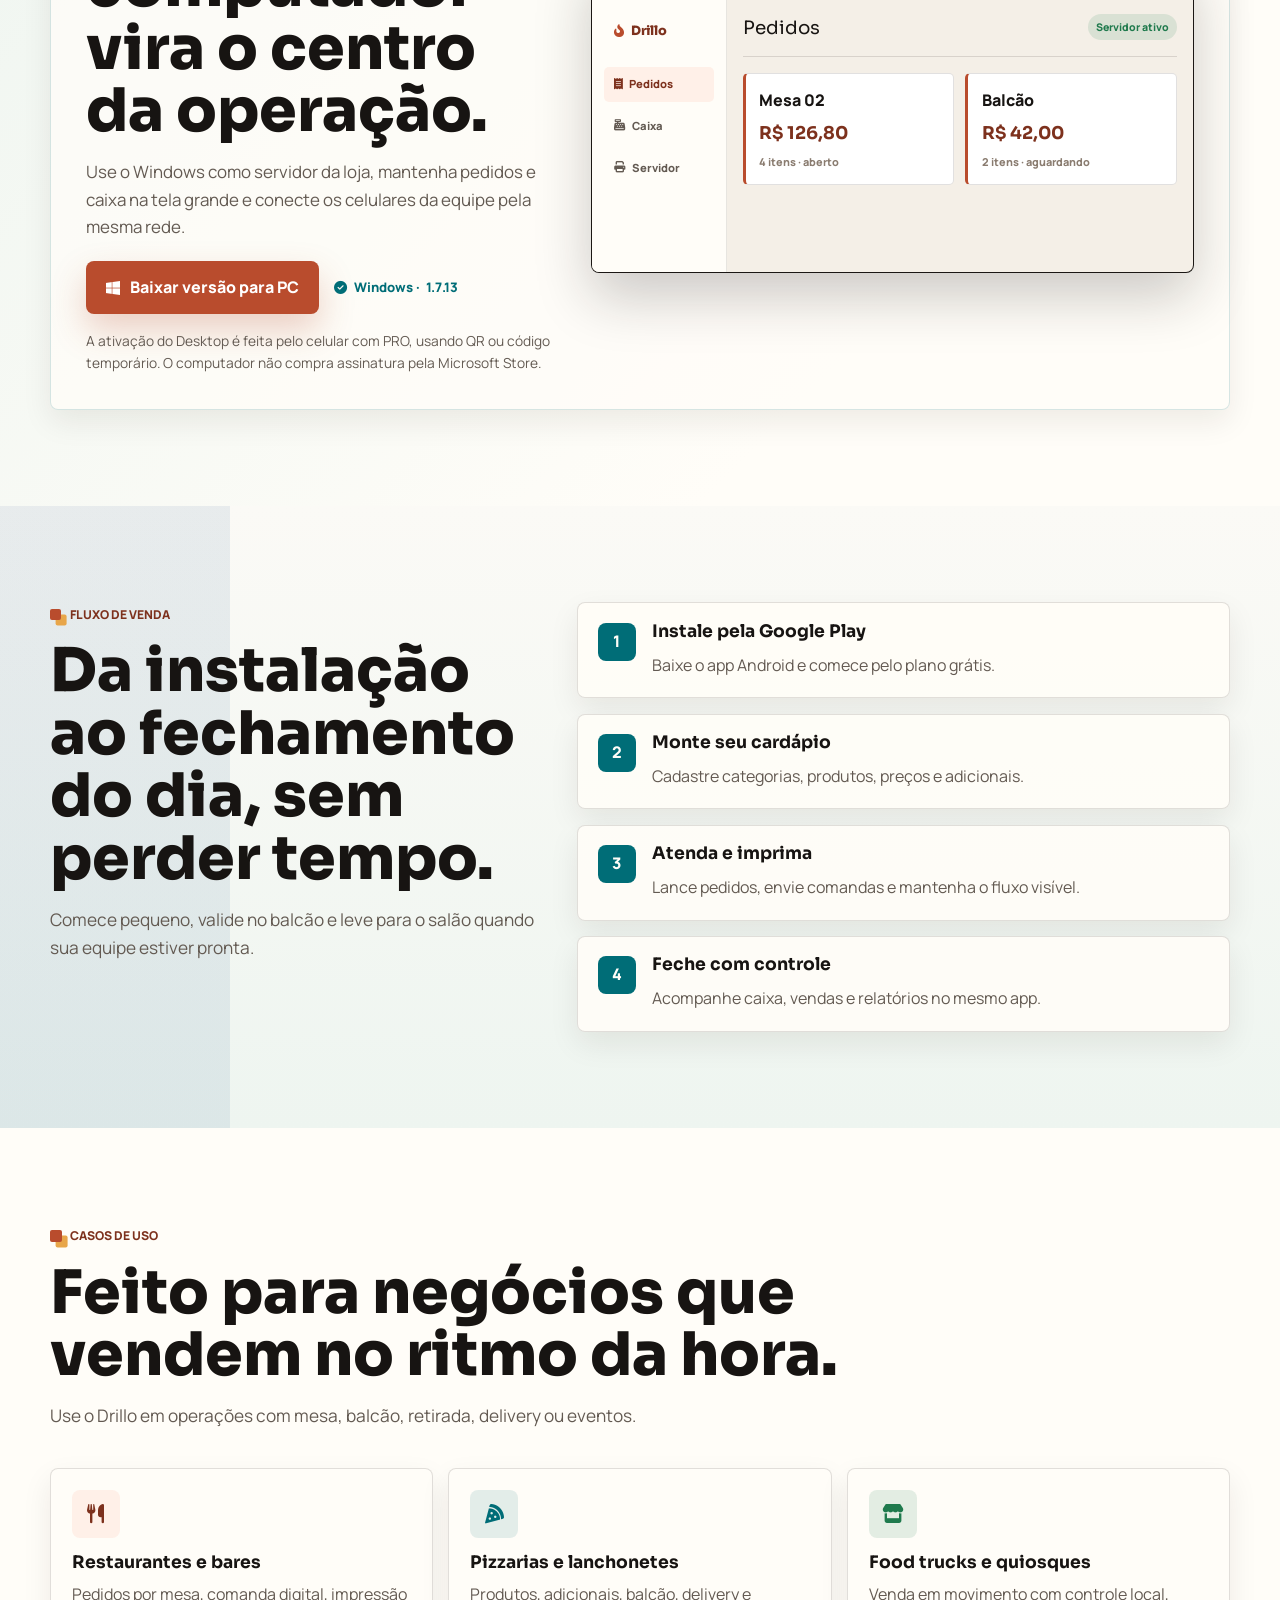
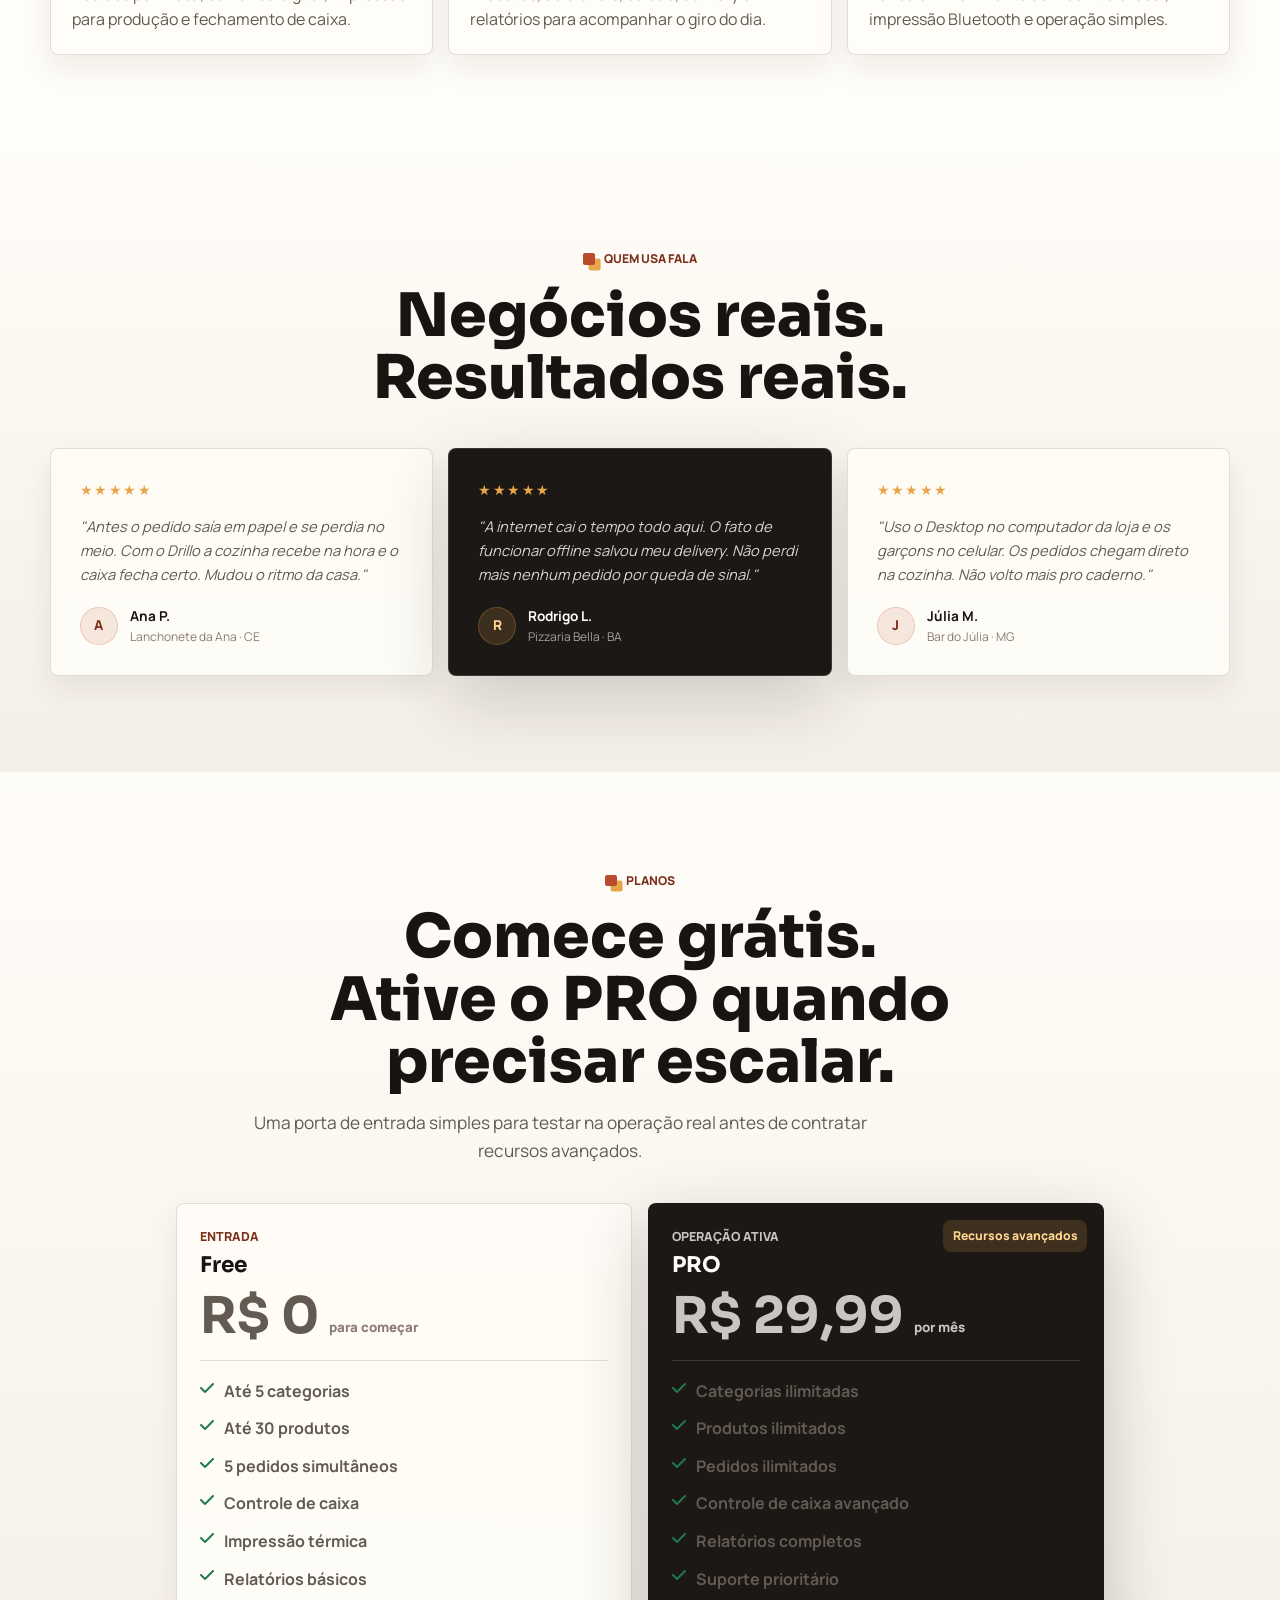
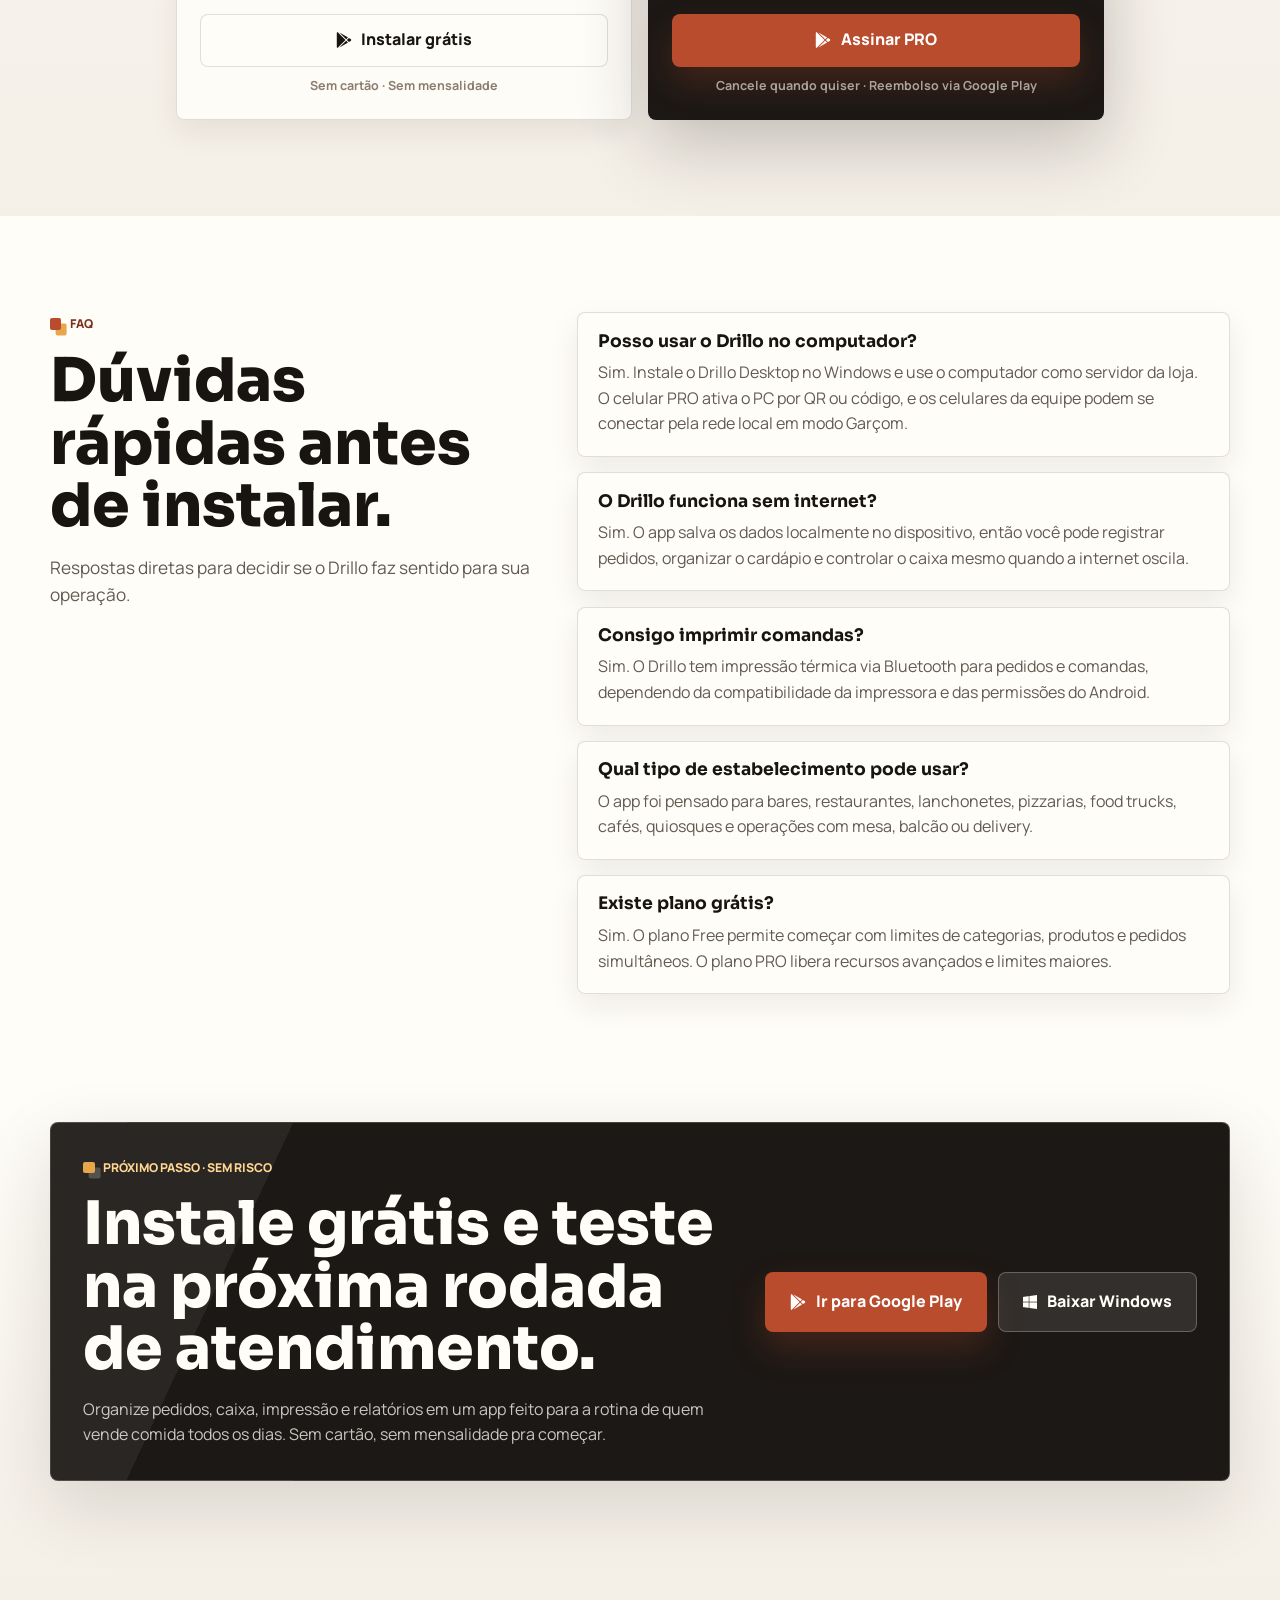
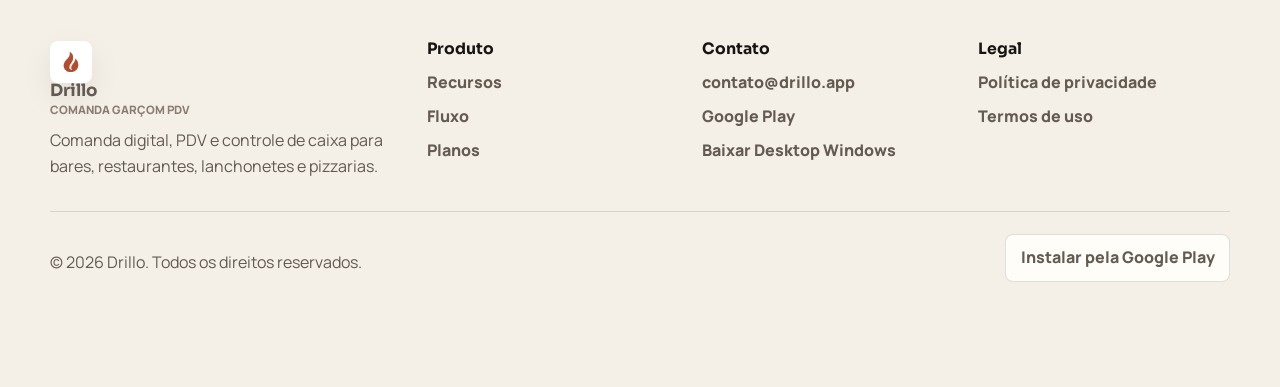
<file: drillocomanda/index.html>
<!DOCTYPE html>
<html lang="pt-BR">
<head>
    <meta charset="UTF-8">
    <meta name="viewport" content="width=device-width, initial-scale=1.0">
    <title>Drillo Comanda | PDV e Comanda Digital para Restaurantes - Grátis</title>
    <meta name="description" content="Comanda digital, PDV, caixa e impressão térmica para bares, restaurantes, lanchonetes e pizzarias. Funciona offline no Android ou Windows. Comece grátis, sem cartão.">
    <meta name="robots" content="index, follow, max-image-preview:large">
    <meta name="author" content="Drillo">
    <meta name="theme-color" content="#B94C2D">
    <meta name="application-name" content="Drillo Comanda Garçom PDV">
    <meta name="apple-mobile-web-app-title" content="Drillo">
    <link rel="canonical" href="https://drillo.com.br/drillocomanda/">

    <meta property="og:type" content="website">
    <meta property="og:locale" content="pt_BR">
    <meta property="og:site_name" content="Drillo">
    <meta property="og:url" content="https://drillo.com.br/drillocomanda/">
    <meta property="og:title" content="Drillo Comanda e Desktop | PDV para Restaurantes">
    <meta property="og:description" content="Comanda digital, caixa, cardápio e impressão térmica no Android ou Windows para bares, restaurantes, lanchonetes e pizzarias.">
    <meta property="og:image" content="https://drillo.com.br/drillocomanda/images/Drillo_logo_512x512.png">
    <meta property="og:image:alt" content="Logo do aplicativo Drillo Comanda Garçom PDV">
    <meta name="twitter:card" content="summary_large_image">
    <meta name="twitter:title" content="Drillo Comanda e Desktop | PDV para Restaurantes">
    <meta name="twitter:description" content="Comanda digital, caixa, cardápio e impressão térmica no Android ou Windows para bares, restaurantes, lanchonetes e pizzarias.">
    <meta name="twitter:image" content="https://drillo.com.br/drillocomanda/images/Drillo_logo_512x512.png">

    <link rel="preconnect" href="https://fonts.googleapis.com">
    <link rel="preconnect" href="https://fonts.gstatic.com" crossorigin>
    <link rel="preconnect" href="https://cdnjs.cloudflare.com" crossorigin>
    <link href="https://fonts.googleapis.com/css2?family=Manrope:wght@400;500;600;700;800&family=Sora:wght@600;700;800&display=swap" rel="stylesheet">
    <link rel="icon" type="image/png" href="images/favicon.png">
    <link rel="apple-touch-icon" href="images/Drillo_logo_512x512.png">
    <link rel="stylesheet" href="https://cdnjs.cloudflare.com/ajax/libs/font-awesome/6.4.0/css/all.min.css">
    <link rel="stylesheet" href="style.css">

    <script type="application/ld+json">
    {
        "@context": "https://schema.org",
        "@graph": [
            {
                "@type": "Organization",
                "@id": "https://drillo.com.br/#organization",
                "name": "Drillo",
                "url": "https://drillo.com.br/",
                "logo": "https://drillo.com.br/images/Drillo_logo_512x512.png",
                "contactPoint": {
                    "@type": "ContactPoint",
                    "email": "contato@drillo.app",
                    "contactType": "customer support",
                    "availableLanguage": ["pt-BR"]
                }
            },
            {
                "@type": "WebSite",
                "@id": "https://drillo.com.br/#website",
                "name": "Drillo",
                "url": "https://drillo.com.br/",
                "publisher": {
                    "@id": "https://drillo.com.br/#organization"
                },
                "inLanguage": "pt-BR"
            },
            {
                "@type": "SoftwareApplication",
                "@id": "https://drillo.com.br/#app",
                "name": "Drillo Comanda Garçom PDV",
                "operatingSystem": "Android",
                "applicationCategory": "BusinessApplication",
                "url": "https://drillo.com.br/",
                "downloadUrl": "https://play.google.com/store/apps/details?id=com.drillo.off",
                "softwareVersion": "1.7.13",
                "publisher": {
                    "@id": "https://drillo.com.br/#organization"
                },
                "offers": [
                    {
                        "@type": "Offer",
                        "name": "Drillo Free",
                        "price": "0",
                        "priceCurrency": "BRL"
                    },
                    {
                        "@type": "Offer",
                        "name": "Drillo PRO",
                        "price": "29.99",
                        "priceCurrency": "BRL"
                    }
                ]
            },
            {
                "@type": "SoftwareApplication",
                "@id": "https://drillo.com.br/#desktop",
                "name": "Drillo Desktop",
                "operatingSystem": "Windows",
                "applicationCategory": "BusinessApplication",
                "url": "https://drillo.com.br/drillocomanda/#desktop",
                "downloadUrl": "https://drillo-comanda-mobile-2472a.web.app/desktop/releases/DrilloDesktopSetup-1.7.13.exe",
                "softwareVersion": "1.7.13",
                "publisher": {
                    "@id": "https://drillo.com.br/#organization"
                }
            },
            {
                "@type": "FAQPage",
                "@id": "https://drillo.com.br/#faq",
                "mainEntity": [
                    {
                        "@type": "Question",
                        "name": "O Drillo funciona sem internet?",
                        "acceptedAnswer": {
                            "@type": "Answer",
                            "text": "Sim. O Drillo salva os dados localmente no dispositivo e permite continuar registrando pedidos, cardapio e caixa mesmo quando a internet oscila."
                        }
                    },
                    {
                        "@type": "Question",
                        "name": "O app imprime em impressora termica?",
                        "acceptedAnswer": {
                            "@type": "Answer",
                            "text": "O Drillo possui impressao termica via Bluetooth para comandas e pedidos, dependendo da compatibilidade da impressora e das permissoes do Android."
                        }
                    },
                    {
                        "@type": "Question",
                        "name": "Qual tipo de estabelecimento pode usar?",
                        "acceptedAnswer": {
                            "@type": "Answer",
                            "text": "O Drillo foi pensado para bares, restaurantes, lanchonetes, pizzarias, food trucks, cafes, quiosques e operacoes com mesa, balcao ou delivery."
                        }
                    },
                    {
                        "@type": "Question",
                        "name": "Existe plano gratis?",
                        "acceptedAnswer": {
                            "@type": "Answer",
                            "text": "Sim. O plano Free permite comecar com limites de categorias, produtos e pedidos simultaneos. O plano PRO libera recursos avancados e limites maiores."
                        }
                    }
                ]
            }
        ]
    }
    </script>
    <script>
        window.drilloTrackingConfig = {
            defaultUtmSource: "landing",
            defaultUtmMedium: "organic",
            defaultUtmCampaign: "drillo_landing",
            googleAdsSendTo: ""
        };
    </script>
</head>
<body>
    <a href="#conteudo" class="skip-link">Pular para o conteúdo</a>

    <nav class="navbar" aria-label="Navegação principal">
        <div class="container nav-content">
            <a href="#top" class="logo" aria-label="Ir para o início">
                <img src="images/Drillo_logo_512x512.png" alt="Logo Drillo" class="logo-mark" loading="eager">
                <span class="logo-text">
                    <strong>Drillo</strong>
                    <small>Comanda Garçom PDV</small>
                </span>
            </a>

            <button class="menu-toggle" type="button" aria-expanded="false" aria-controls="nav-menu" aria-label="Abrir menu">
                <span></span>
                <span></span>
            </button>

            <div class="nav-links" id="nav-menu">
                <a href="#problema">Problema</a>
                <a href="#produto">Produto</a>
                <a href="#fluxo">Fluxo</a>
                <a href="#planos">Planos</a>
                <a href="#faq">FAQ</a>
                <a href="https://drillo-comanda-mobile-2472a.web.app/desktop/releases/DrilloDesktopSetup-1.7.13.exe" class="btn btn-nav btn-nav-desktop" target="_blank" rel="noopener noreferrer" data-desktop-link data-cta-location="nav_desktop">
                    <i class="fab fa-windows" aria-hidden="true"></i>
                    Baixar PC
                </a>
                <a href="https://play.google.com/store/apps/details?id=com.drillo.off" class="btn btn-nav" target="_blank" rel="noopener noreferrer" data-play-link data-cta-location="nav">
                    <i class="fab fa-google-play" aria-hidden="true"></i>
                    Instalar
                </a>
            </div>
        </div>
    </nav>

    <main id="top">
        <section class="hero" id="conteudo">
            <div class="hero-pattern" aria-hidden="true"></div>
            <div class="container hero-grid">
                <div class="hero-copy" data-reveal>
                    <span class="eyebrow">App Android + Windows para restaurantes · Comece grátis</span>
                    <h1>Venda mais rápido. Feche o caixa sem surpresas.</h1>
                    <p class="hero-lead">
                        Comanda digital, PDV, impressão térmica e caixa em um app só. Funciona offline, sem mensalidade para começar. Instale e use hoje — sem cartão de crédito.
                    </p>

                    <div class="hero-actions" aria-label="Ações principais">
                        <a href="https://play.google.com/store/apps/details?id=com.drillo.off" class="btn btn-primary" target="_blank" rel="noopener noreferrer" data-play-link data-cta-location="hero_primary">
                            <i class="fab fa-google-play" aria-hidden="true"></i>
                            Instalar grátis
                        </a>
                        <a href="https://drillo-comanda-mobile-2472a.web.app/desktop/releases/DrilloDesktopSetup-1.7.13.exe" class="btn btn-desktop" target="_blank" rel="noopener noreferrer" data-desktop-link data-cta-location="hero_desktop">
                            <i class="fab fa-windows" aria-hidden="true"></i>
                            Baixar para Windows
                            <span class="btn-version" data-desktop-version>1.7.13</span>
                        </a>
                        <a href="#produto" class="btn btn-secondary">
                            <i class="fas fa-arrow-down" aria-hidden="true"></i>
                            Ver recursos
                        </a>
                    </div>

                    <ul class="hero-checks" aria-label="Principais benefícios">
                        <li><i class="fas fa-check" aria-hidden="true"></i><span>Funciona offline quando a internet oscila</span></li>
                        <li><i class="fas fa-check" aria-hidden="true"></i><span>Imprime comandas em impressora térmica Bluetooth</span></li>
                        <li><i class="fas fa-check" aria-hidden="true"></i><span>Une atendimento, cardápio, caixa e relatórios</span></li>
                    </ul>

                    <div class="hero-risk" aria-label="Garantias">
                        <span><i class="fas fa-circle-check" aria-hidden="true"></i> Sem cartão de crédito</span>
                        <span><i class="fas fa-circle-check" aria-hidden="true"></i> Plano grátis permanente</span>
                        <span><i class="fas fa-circle-check" aria-hidden="true"></i> Cancele quando quiser</span>
                    </div>
                </div>

                <div class="hero-media" data-reveal data-parallax-scene>
                    <div class="device-frame" data-parallax="10" role="img" aria-label="Prévia da tela do Drillo com pedidos, caixa e impressão térmica">
                        <div class="phone-ui">
                            <header class="phone-topbar">
                                <div class="phone-brand">
                                    <img src="images/Drillo_logo_512x512.png" alt="" aria-hidden="true">
                                    <div>
                                        <span>Drillo</span>
                                        <strong>Operação ao vivo</strong>
                                    </div>
                                </div>
                                <span class="phone-pill">Offline</span>
                            </header>

                            <div class="phone-tabs" aria-hidden="true">
                                <span class="is-active">Pedidos</span>
                                <span>Caixa</span>
                                <span>Cardápio</span>
                            </div>

                            <div class="phone-summary">
                                <article>
                                    <span>Vendas hoje</span>
                                    <strong>R$ 842,50</strong>
                                </article>
                                <article>
                                    <span>Pedidos abertos</span>
                                    <strong>8</strong>
                                </article>
                            </div>

                            <div class="phone-order-list">
                                <article class="phone-order is-hot">
                                    <div>
                                        <span>Mesa 07</span>
                                        <strong>2 pizzas, 1 bebida</strong>
                                    </div>
                                    <em>R$ 74,90</em>
                                </article>
                                <article class="phone-order">
                                    <div>
                                        <span>Balcão</span>
                                        <strong>Lanche + adicional</strong>
                                    </div>
                                    <em>R$ 38,00</em>
                                </article>
                                <article class="phone-order">
                                    <div>
                                        <span>Delivery</span>
                                        <strong>Pedido em rota</strong>
                                    </div>
                                    <em>R$ 53,40</em>
                                </article>
                            </div>

                            <footer class="phone-bottom">
                                <span><i class="fas fa-print" aria-hidden="true"></i> Impressora pronta</span>
                                <strong>Fechar caixa</strong>
                            </footer>
                        </div>
                    </div>

                    <div class="ops-note note-order" data-parallax="-14">
                        <span>Mesa 07</span>
                        <strong>Pedido enviado para produção</strong>
                    </div>

                    <div class="ops-note note-cash" data-parallax="18">
                        <span>Caixa</span>
                        <strong>Fechamento mais claro no fim do turno</strong>
                    </div>
                </div>
            </div>

            <div class="container proof-strip" data-reveal>
                <article>
                    <i class="fas fa-signal" aria-hidden="true"></i>
                    <strong>Offline</strong>
                    <span>continua vendendo sem internet</span>
                </article>
                <article>
                    <i class="fas fa-print" aria-hidden="true"></i>
                    <strong>Bluetooth</strong>
                    <span>comandas na impressora térmica</span>
                </article>
                <article>
                    <i class="fas fa-utensils" aria-hidden="true"></i>
                    <strong>Atendimento</strong>
                    <span>mesa, balcão e delivery</span>
                </article>
                <article>
                    <i class="fas fa-cash-register" aria-hidden="true"></i>
                    <strong>Caixa</strong>
                    <span>vendas e fechamento no app</span>
                </article>
            </div>

            <div class="container trust-badges" data-reveal aria-label="Plataformas e garantias">
                <span class="trust-badge"><i class="fab fa-android" aria-hidden="true"></i> Android 8.0+</span>
                <span class="trust-badge"><i class="fab fa-windows" aria-hidden="true"></i> Windows</span>
                <span class="trust-badge"><i class="fab fa-google-play" aria-hidden="true"></i> Google Play</span>
                <span class="trust-badge"><i class="fas fa-wifi" aria-hidden="true"></i> Funciona offline</span>
                <span class="trust-badge"><i class="fas fa-language" aria-hidden="true"></i> Português (BR)</span>
                <span class="trust-badge"><i class="fas fa-flag" aria-hidden="true"></i> Feito no Brasil</span>
            </div>
        </section>

        <section class="section problem-section" id="problema">
            <div class="container split-layout">
                <div class="section-copy" data-reveal>
                    <span class="eyebrow">O ponto crítico</span>
                    <h2>Pedido em papel, caixa separado e internet instável travam a operação.</h2>
                    <p>
                        Quando o salão acelera, qualquer etapa solta vira atraso: pedido esquecido, comanda perdida, fechamento confuso e equipe perguntando a mesma coisa várias vezes.
                    </p>
                </div>

                <div class="problem-board">
                    <article class="problem-card" data-reveal>
                        <span>01</span>
                        <h3>Menos ruído entre salão e produção</h3>
                        <p>O pedido nasce organizado e segue para o fluxo certo, sem depender de anotação solta.</p>
                    </article>
                    <article class="problem-card" data-reveal>
                        <span>02</span>
                        <h3>Mais velocidade no atendimento</h3>
                        <p>A equipe abre mesa, lança item, imprime comanda e volta a atender com menos passos.</p>
                    </article>
                    <article class="problem-card" data-reveal>
                        <span>03</span>
                        <h3>Operação protegida da internet ruim</h3>
                        <p>Os dados ficam locais no dispositivo para manter a venda andando quando a conexão falha.</p>
                    </article>
                    <article class="problem-card" data-reveal>
                        <span>04</span>
                        <h3>Fechamento de caixa mais confiável</h3>
                        <p>Pedidos, pagamentos e relatórios ficam no mesmo sistema para reduzir retrabalho.</p>
                    </article>
                </div>
            </div>
        </section>

        <section class="section product-section" id="produto">
            <div class="container">
                <div class="section-heading" data-reveal>
                    <span class="eyebrow">Produto</span>
                    <h2>Um app para a rotina inteira do atendimento.</h2>
                    <p>O Drillo foi desenhado para pequenos negócios que precisam de controle sem transformar a operação em um projeto complicado.</p>
                </div>

                <div class="feature-grid">
                    <article class="feature-card" data-reveal>
                        <i class="fas fa-receipt" aria-hidden="true"></i>
                        <h3>Comanda digital</h3>
                        <p>Abra pedidos por mesa, balcão ou delivery com status claro para a equipe.</p>
                    </article>
                    <article class="feature-card" data-reveal>
                        <i class="fas fa-cash-register" aria-hidden="true"></i>
                        <h3>PDV e caixa</h3>
                        <p>Registre vendas, acompanhe pagamentos e tenha mais segurança no fechamento.</p>
                    </article>
                    <article class="feature-card" data-reveal>
                        <i class="fas fa-layer-group" aria-hidden="true"></i>
                        <h3>Cardápio organizado</h3>
                        <p>Cadastre categorias, produtos, preços e adicionais para vender com menos confusão.</p>
                    </article>
                    <article class="feature-card" data-reveal>
                        <i class="fas fa-print" aria-hidden="true"></i>
                        <h3>Impressão térmica</h3>
                        <p>Imprima pedidos e comandas em impressoras Bluetooth compatíveis.</p>
                    </article>
                    <article class="feature-card" data-reveal>
                        <i class="fas fa-network-wired" aria-hidden="true"></i>
                        <h3>Modo equipe</h3>
                        <p>Servidor e garçom trabalham na rede local para circular pedidos com mais ritmo.</p>
                    </article>
                    <article class="feature-card" data-reveal>
                        <i class="fas fa-chart-column" aria-hidden="true"></i>
                        <h3>Relatórios</h3>
                        <p>Entenda movimento, caixa e vendas do dia com informações mais fáceis de consultar.</p>
                    </article>
                </div>
            </div>
        </section>

        <section class="section desktop-section" id="desktop">
            <div class="container desktop-panel">
                <div class="desktop-copy" data-reveal>
                    <span class="eyebrow">Drillo Desktop</span>
                    <h2>Seu computador vira o centro da operação.</h2>
                    <p>Use o Windows como servidor da loja, mantenha pedidos e caixa na tela grande e conecte os celulares da equipe pela mesma rede.</p>
                    <div class="desktop-actions">
                        <a href="https://drillo-comanda-mobile-2472a.web.app/desktop/releases/DrilloDesktopSetup-1.7.13.exe" class="btn btn-primary" target="_blank" rel="noopener noreferrer" data-desktop-link data-cta-location="desktop_section">
                            <i class="fab fa-windows" aria-hidden="true"></i>
                            Baixar versão para PC
                        </a>
                        <span class="desktop-release"><i class="fas fa-circle-check" aria-hidden="true"></i> Windows · <span data-desktop-version>1.7.13</span></span>
                    </div>
                    <p class="desktop-note">A ativação do Desktop é feita pelo celular com PRO, usando QR ou código temporário. O computador não compra assinatura pela Microsoft Store.</p>
                </div>

                <div class="desktop-preview" data-reveal aria-label="Resumo do Drillo Desktop">
                    <div class="desktop-window-bar">
                        <span class="window-dot window-dot-red"></span>
                        <span class="window-dot window-dot-yellow"></span>
                        <span class="window-dot window-dot-green"></span>
                        <strong>Drillo Desktop</strong>
                    </div>
                    <div class="desktop-window-body">
                        <div class="desktop-window-sidebar">
                            <span class="desktop-window-brand"><i class="fas fa-fire-flame-curved" aria-hidden="true"></i> Drillo</span>
                            <span class="desktop-window-nav is-active"><i class="fas fa-receipt" aria-hidden="true"></i> Pedidos</span>
                            <span class="desktop-window-nav"><i class="fas fa-cash-register" aria-hidden="true"></i> Caixa</span>
                            <span class="desktop-window-nav"><i class="fas fa-print" aria-hidden="true"></i> Servidor</span>
                        </div>
                        <div class="desktop-window-main">
                            <div class="desktop-window-heading"><span>Pedidos</span><em>Servidor ativo</em></div>
                            <div class="desktop-window-cards">
                                <article><span>Mesa 02</span><strong>R$ 126,80</strong><small>4 itens · aberto</small></article>
                                <article><span>Balcão</span><strong>R$ 42,00</strong><small>2 itens · aguardando</small></article>
                            </div>
                        </div>
                    </div>
                </div>
            </div>
        </section>

        <section class="section workflow-section" id="fluxo">
            <div class="container workflow-layout">
                <div class="section-copy" data-reveal>
                    <span class="eyebrow">Fluxo de venda</span>
                    <h2>Da instalação ao fechamento do dia, sem perder tempo.</h2>
                    <p>Comece pequeno, valide no balcão e leve para o salão quando sua equipe estiver pronta.</p>
                </div>

                <div class="workflow-steps">
                    <article class="workflow-step" data-reveal>
                        <span>1</span>
                        <h3>Instale pela Google Play</h3>
                        <p>Baixe o app Android e comece pelo plano grátis.</p>
                    </article>
                    <article class="workflow-step" data-reveal>
                        <span>2</span>
                        <h3>Monte seu cardápio</h3>
                        <p>Cadastre categorias, produtos, preços e adicionais.</p>
                    </article>
                    <article class="workflow-step" data-reveal>
                        <span>3</span>
                        <h3>Atenda e imprima</h3>
                        <p>Lance pedidos, envie comandas e mantenha o fluxo visível.</p>
                    </article>
                    <article class="workflow-step" data-reveal>
                        <span>4</span>
                        <h3>Feche com controle</h3>
                        <p>Acompanhe caixa, vendas e relatórios no mesmo app.</p>
                    </article>
                </div>
            </div>
        </section>

        <section class="section use-cases-section" id="casos">
            <div class="container">
                <div class="section-heading" data-reveal>
                    <span class="eyebrow">Casos de uso</span>
                    <h2>Feito para negócios que vendem no ritmo da hora.</h2>
                    <p>Use o Drillo em operações com mesa, balcão, retirada, delivery ou eventos.</p>
                </div>

                <div class="case-grid">
                    <article class="case-card" data-reveal>
                        <i class="fas fa-utensils" aria-hidden="true"></i>
                        <h3>Restaurantes e bares</h3>
                        <p>Pedidos por mesa, comanda digital, impressão para produção e fechamento de caixa.</p>
                    </article>
                    <article class="case-card" data-reveal>
                        <i class="fas fa-pizza-slice" aria-hidden="true"></i>
                        <h3>Pizzarias e lanchonetes</h3>
                        <p>Produtos, adicionais, balcão, delivery e relatórios para acompanhar o giro do dia.</p>
                    </article>
                    <article class="case-card" data-reveal>
                        <i class="fas fa-store" aria-hidden="true"></i>
                        <h3>Food trucks e quiosques</h3>
                        <p>Venda em movimento com controle local, impressão Bluetooth e operação simples.</p>
                    </article>
                </div>
            </div>
        </section>

        <section class="section testimonials-comanda-section" id="depoimentos">
            <div class="container">
                <div class="section-heading section-heading-center" data-reveal>
                    <span class="eyebrow">Quem usa fala</span>
                    <h2>Negócios reais. Resultados reais.</h2>
                </div>
                <div class="testimonials-comanda-grid">
                    <article class="testimonial-comanda" data-reveal>
                        <div class="t-stars" aria-label="5 estrelas">★★★★★</div>
                        <p>"Antes o pedido saía em papel e se perdia no meio. Com o Drillo a cozinha recebe na hora e o caixa fecha certo. Mudou o ritmo da casa."</p>
                        <footer>
                            <div class="t-avatar">A</div>
                            <div><strong>Ana P.</strong><span>Lanchonete da Ana · CE</span></div>
                        </footer>
                    </article>
                    <article class="testimonial-comanda featured" data-reveal>
                        <div class="t-stars" aria-label="5 estrelas">★★★★★</div>
                        <p>"A internet cai o tempo todo aqui. O fato de funcionar offline salvou meu delivery. Não perdi mais nenhum pedido por queda de sinal."</p>
                        <footer>
                            <div class="t-avatar">R</div>
                            <div><strong>Rodrigo L.</strong><span>Pizzaria Bella · BA</span></div>
                        </footer>
                    </article>
                    <article class="testimonial-comanda" data-reveal>
                        <div class="t-stars" aria-label="5 estrelas">★★★★★</div>
                        <p>"Uso o Desktop no computador da loja e os garçons no celular. Os pedidos chegam direto na cozinha. Não volto mais pro caderno."</p>
                        <footer>
                            <div class="t-avatar">J</div>
                            <div><strong>Júlia M.</strong><span>Bar do Júlia · MG</span></div>
                        </footer>
                    </article>
                </div>
            </div>
        </section>

        <section class="section plans-section" id="planos">
            <div class="container">
                <div class="section-heading section-heading-center" data-reveal>
                    <span class="eyebrow">Planos</span>
                    <h2>Comece grátis. Ative o PRO quando precisar escalar.</h2>
                    <p>Uma porta de entrada simples para testar na operação real antes de contratar recursos avançados.</p>
                </div>

                <div class="plans-grid">
                    <article class="plan-card" data-reveal>
                        <div class="plan-head">
                            <span>Entrada</span>
                            <h3>Free</h3>
                            <p><strong>R$ 0</strong><small>para começar</small></p>
                        </div>
                        <ul>
                            <li>Até 5 categorias</li>
                            <li>Até 30 produtos</li>
                            <li>5 pedidos simultâneos</li>
                            <li>Controle de caixa</li>
                            <li>Impressão térmica</li>
                            <li>Relatórios básicos</li>
                        </ul>
                        <a href="https://play.google.com/store/apps/details?id=com.drillo.off" class="btn btn-secondary btn-block" target="_blank" rel="noopener noreferrer" data-play-link data-cta-location="plan_free">
                            <i class="fab fa-google-play" aria-hidden="true"></i>
                            Instalar grátis
                        </a>
                        <p class="plan-risk">Sem cartão · Sem mensalidade</p>
                    </article>

                    <article class="plan-card plan-card-featured" data-reveal>
                        <div class="plan-label">Recursos avançados</div>
                        <div class="plan-head">
                            <span>Operação ativa</span>
                            <h3>PRO</h3>
                            <p><strong>R$ 29,99</strong><small>por mês</small></p>
                        </div>
                        <ul>
                            <li>Categorias ilimitadas</li>
                            <li>Produtos ilimitados</li>
                            <li>Pedidos ilimitados</li>
                            <li>Controle de caixa avançado</li>
                            <li>Relatórios completos</li>
                            <li>Suporte prioritário</li>
                        </ul>
                        <a href="https://play.google.com/store/apps/details?id=com.drillo.off" class="btn btn-primary btn-block" target="_blank" rel="noopener noreferrer" data-play-link data-cta-location="plan_pro">
                            <i class="fab fa-google-play" aria-hidden="true"></i>
                            Assinar PRO
                        </a>
                        <p class="plan-risk">Cancele quando quiser · Reembolso via Google Play</p>
                    </article>
                </div>
            </div>
        </section>

        <section class="section faq-section" id="faq">
            <div class="container faq-layout">
                <div class="section-copy" data-reveal>
                    <span class="eyebrow">FAQ</span>
                    <h2>Dúvidas rápidas antes de instalar.</h2>
                    <p>Respostas diretas para decidir se o Drillo faz sentido para sua operação.</p>
                </div>

                <div class="faq-list">
                    <article class="faq-item" data-reveal>
                        <h3>Posso usar o Drillo no computador?</h3>
                        <p>Sim. Instale o Drillo Desktop no Windows e use o computador como servidor da loja. O celular PRO ativa o PC por QR ou código, e os celulares da equipe podem se conectar pela rede local em modo Garçom.</p>
                    </article>
                    <article class="faq-item" data-reveal>
                        <h3>O Drillo funciona sem internet?</h3>
                        <p>Sim. O app salva os dados localmente no dispositivo, então você pode registrar pedidos, organizar o cardápio e controlar o caixa mesmo quando a internet oscila.</p>
                    </article>
                    <article class="faq-item" data-reveal>
                        <h3>Consigo imprimir comandas?</h3>
                        <p>Sim. O Drillo tem impressão térmica via Bluetooth para pedidos e comandas, dependendo da compatibilidade da impressora e das permissões do Android.</p>
                    </article>
                    <article class="faq-item" data-reveal>
                        <h3>Qual tipo de estabelecimento pode usar?</h3>
                        <p>O app foi pensado para bares, restaurantes, lanchonetes, pizzarias, food trucks, cafés, quiosques e operações com mesa, balcão ou delivery.</p>
                    </article>
                    <article class="faq-item" data-reveal>
                        <h3>Existe plano grátis?</h3>
                        <p>Sim. O plano Free permite começar com limites de categorias, produtos e pedidos simultâneos. O plano PRO libera recursos avançados e limites maiores.</p>
                    </article>
                </div>
            </div>
        </section>

        <section class="section final-cta-section">
            <div class="container final-cta" data-reveal>
                <div>
                    <span class="eyebrow">Próximo passo · Sem risco</span>
                    <h2>Instale grátis e teste na próxima rodada de atendimento.</h2>
                    <p>Organize pedidos, caixa, impressão e relatórios em um app feito para a rotina de quem vende comida todos os dias. Sem cartão, sem mensalidade pra começar.</p>
                </div>
                <div class="final-cta-actions">
                    <a href="https://play.google.com/store/apps/details?id=com.drillo.off" class="btn btn-primary btn-large" target="_blank" rel="noopener noreferrer" data-play-link data-cta-location="final_cta">
                        <i class="fab fa-google-play" aria-hidden="true"></i>
                        Ir para Google Play
                    </a>
                    <a href="https://drillo-comanda-mobile-2472a.web.app/desktop/releases/DrilloDesktopSetup-1.7.13.exe" class="btn btn-desktop btn-large" target="_blank" rel="noopener noreferrer" data-desktop-link data-cta-location="final_desktop">
                        <i class="fab fa-windows" aria-hidden="true"></i>
                        Baixar Windows
                    </a>
                </div>
            </div>
        </section>
    </main>

    <footer class="footer">
        <div class="container footer-grid">
            <div>
                <a href="#top" class="logo footer-logo" aria-label="Voltar ao topo">
                    <img src="images/Drillo_logo_512x512.png" alt="Logo Drillo" class="logo-mark" loading="lazy">
                    <span class="logo-text">
                        <strong>Drillo</strong>
                        <small>Comanda Garçom PDV</small>
                    </span>
                </a>
                <p>Comanda digital, PDV e controle de caixa para bares, restaurantes, lanchonetes e pizzarias.</p>
            </div>

            <div>
                <h3>Produto</h3>
                <a href="#produto">Recursos</a>
                <a href="#fluxo">Fluxo</a>
                <a href="#planos">Planos</a>
            </div>

            <div>
                <h3>Contato</h3>
                <a href="mailto:contato@drillo.app">contato@drillo.app</a>
                <a href="https://play.google.com/store/apps/details?id=com.drillo.off" target="_blank" rel="noopener noreferrer" data-play-link data-cta-location="footer_contact">Google Play</a>
                <a href="https://drillo-comanda-mobile-2472a.web.app/desktop/releases/DrilloDesktopSetup-1.7.13.exe" target="_blank" rel="noopener noreferrer" data-desktop-link data-cta-location="footer_desktop">Baixar Desktop Windows</a>
            </div>

            <div>
                <h3>Legal</h3>
                <a href="politica-de-privacidade.html">Política de privacidade</a>
                <a href="termos-de-uso.html">Termos de uso</a>
            </div>
        </div>

        <div class="container footer-bottom">
            <p>&copy; <span id="current-year">2026</span> Drillo. Todos os direitos reservados.</p>
            <a href="https://play.google.com/store/apps/details?id=com.drillo.off" class="footer-play-link" target="_blank" rel="noopener noreferrer" data-play-link data-cta-location="footer_bottom">Instalar pela Google Play</a>
        </div>
    </footer>

    <a href="https://play.google.com/store/apps/details?id=com.drillo.off" class="mobile-install-bar" target="_blank" rel="noopener noreferrer" data-play-link data-cta-location="mobile_bar">
        <i class="fab fa-google-play" aria-hidden="true"></i>
        Instalar Drillo
    </a>

    <script src="script.js"></script>
</body>
</html>
</file>
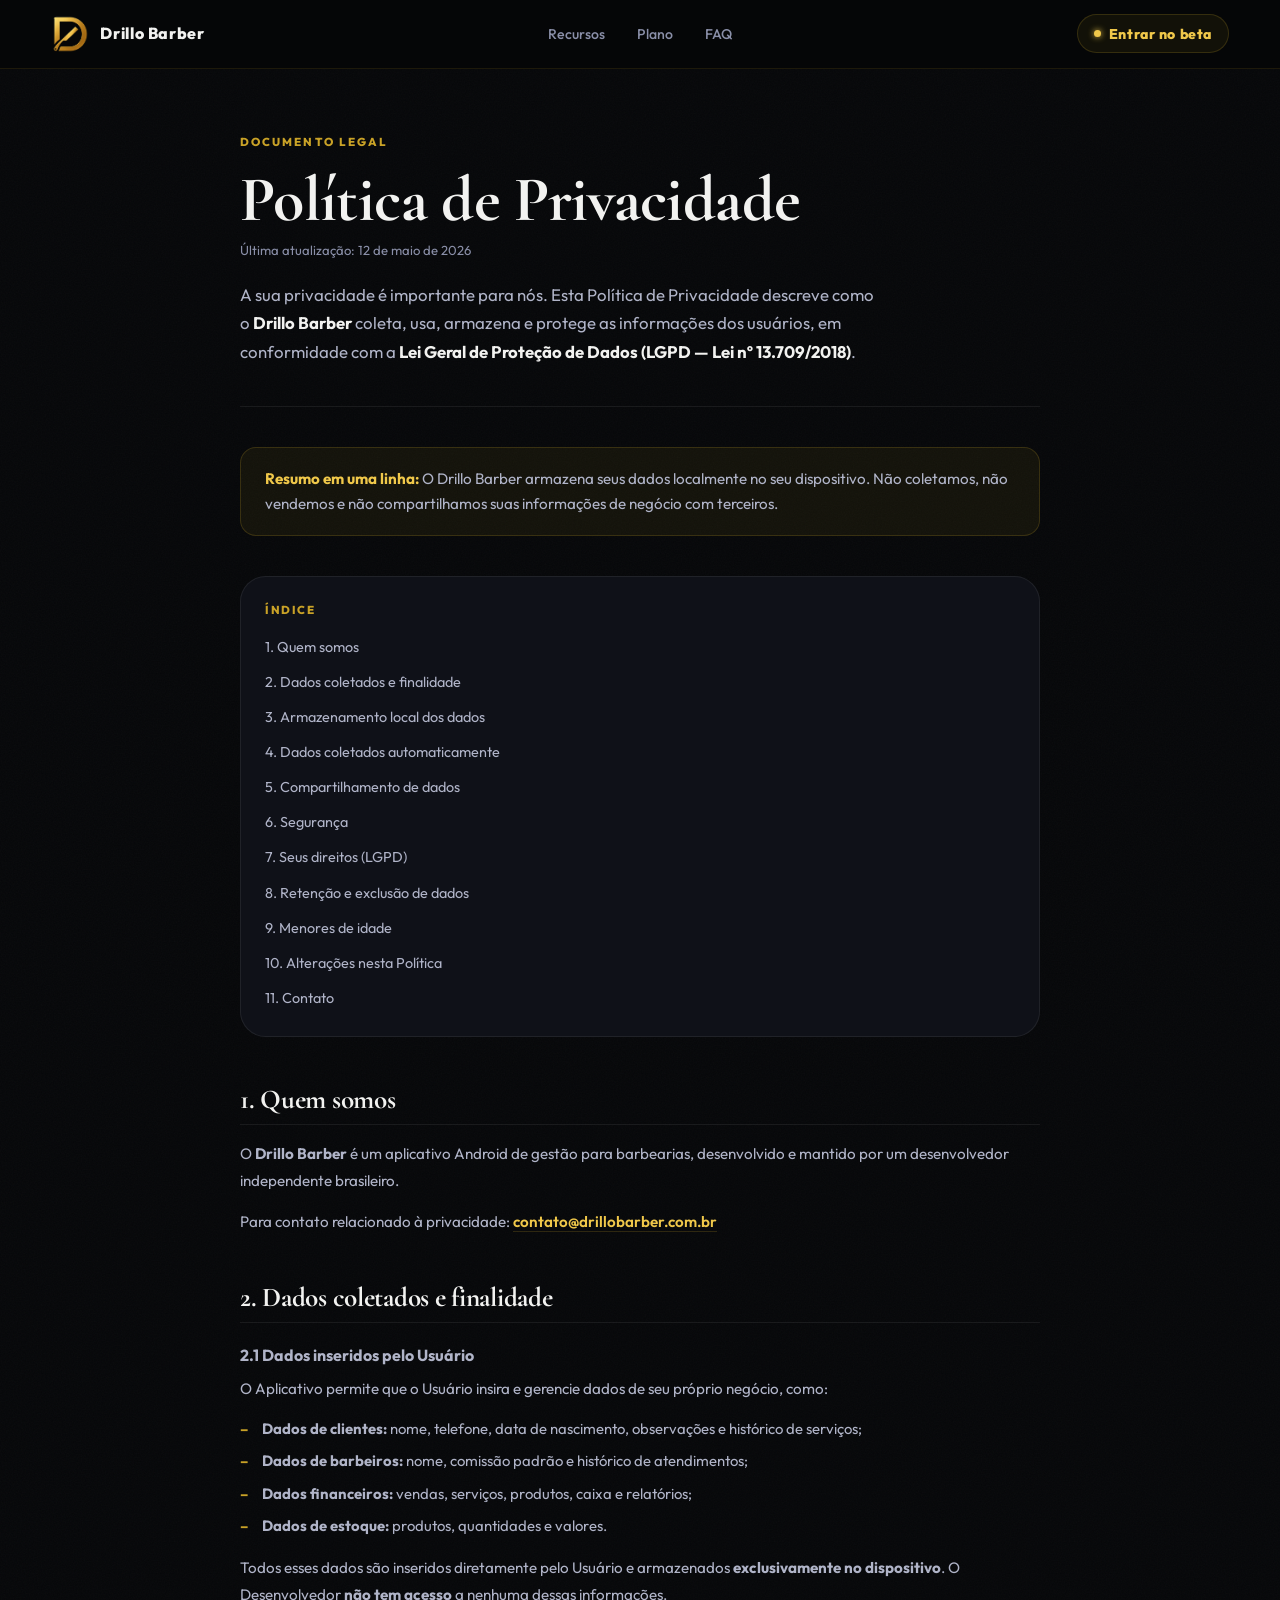
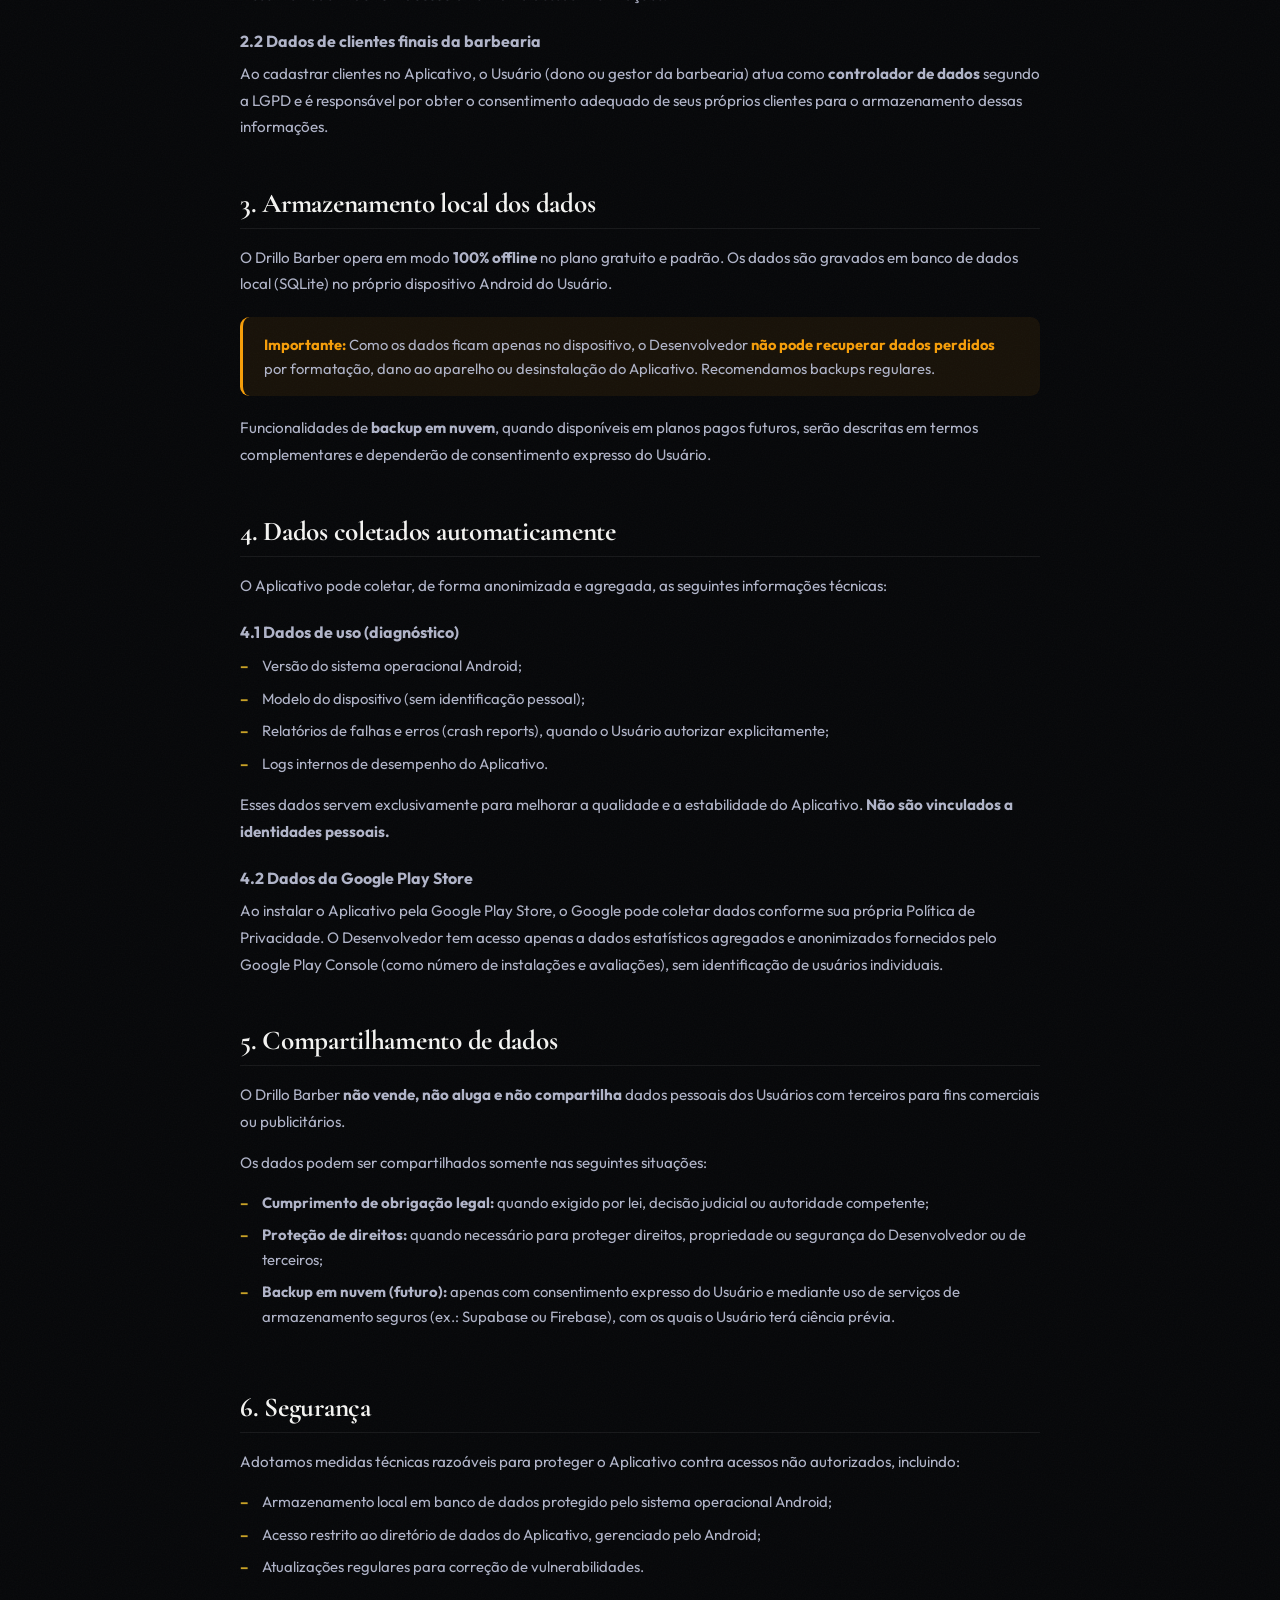
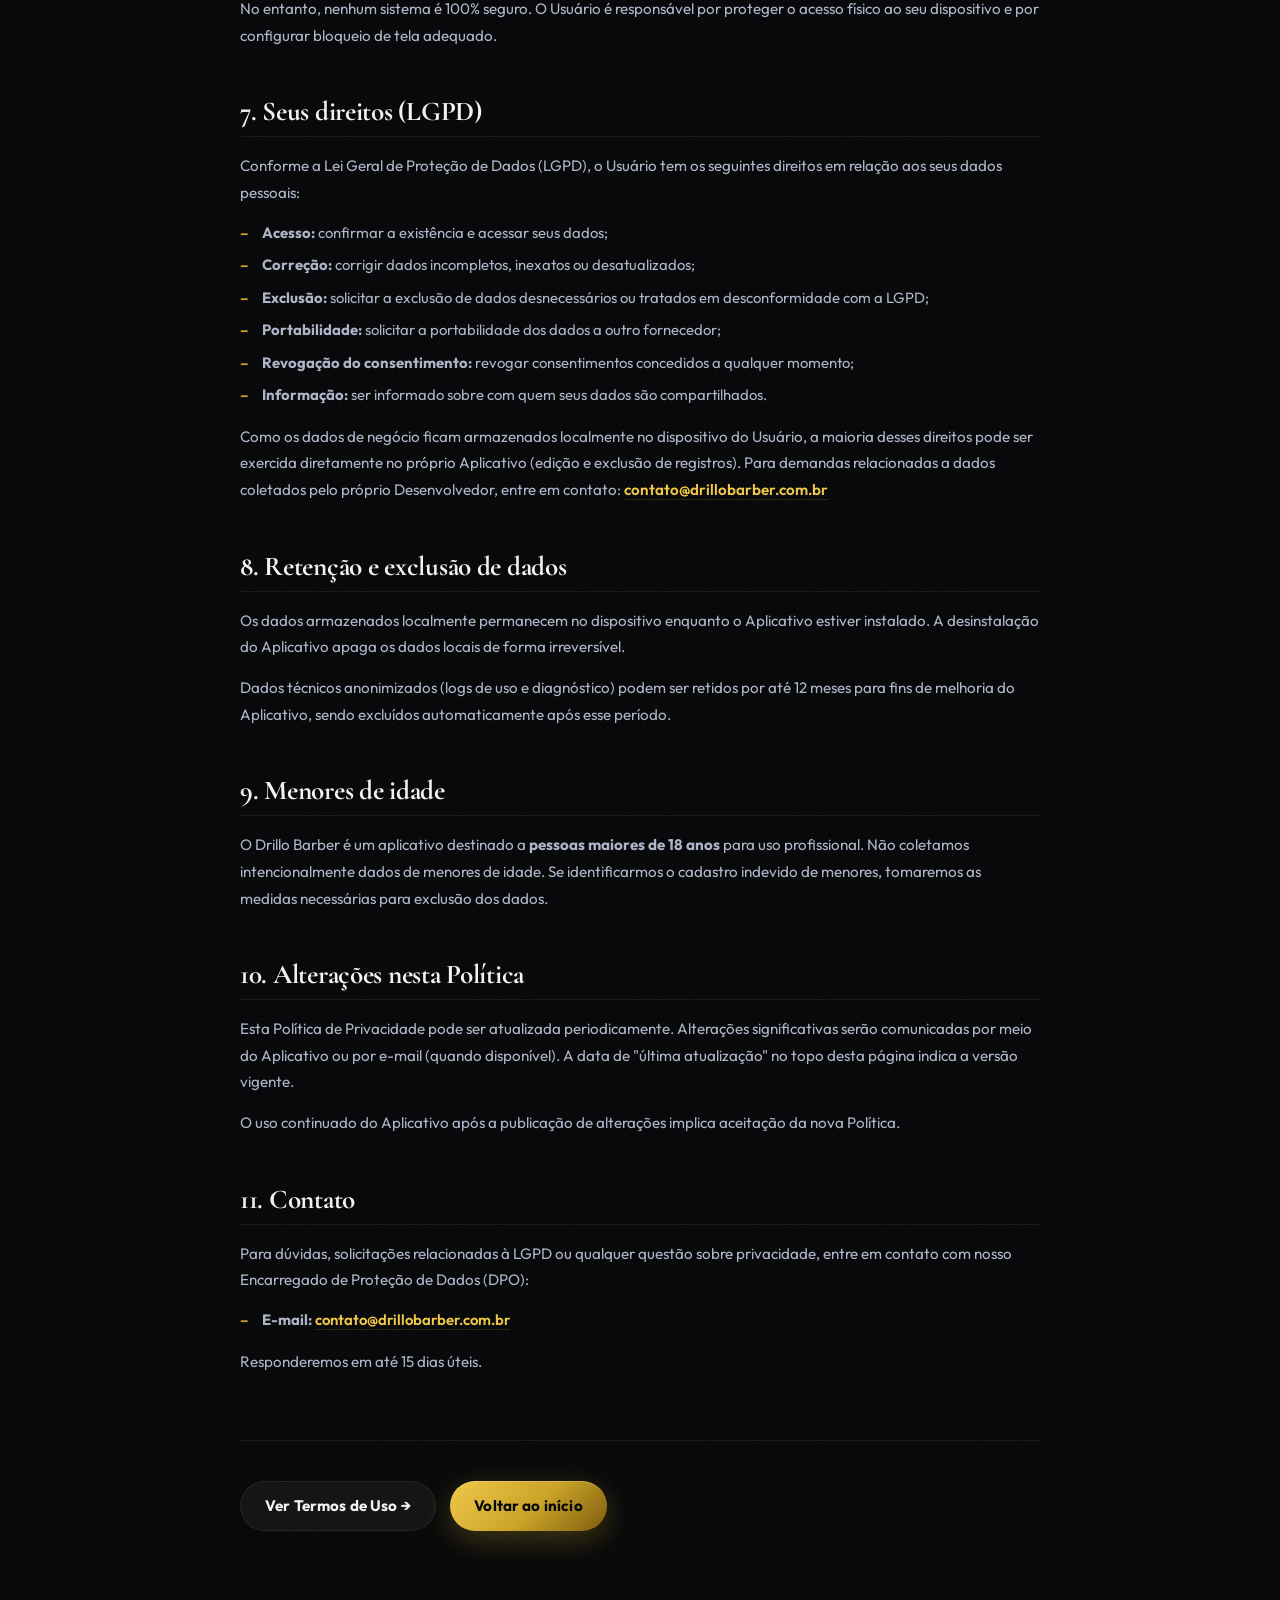
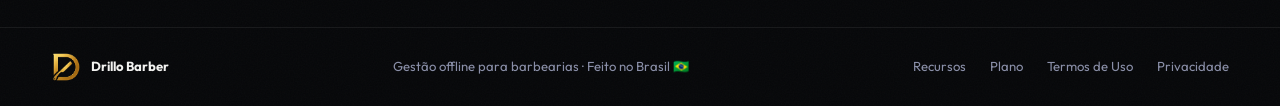
<file: politica-de-privacidade.html>
<!doctype html>
<html lang="pt-BR">
  <head>
    <meta charset="utf-8" />
    <meta http-equiv="refresh" content="0; url=/drillobarber/politica-de-privacidade.html" />
    <link rel="canonical" href="https://drillo.com.br/drillobarber/politica-de-privacidade.html" />
    <title>Redirecionando…</title>
  </head>
  <body>
    <p>Redirecionando para <a href="/drillobarber/politica-de-privacidade.html">Política de Privacidade</a>…</p>
  </body>
</html>
</file>
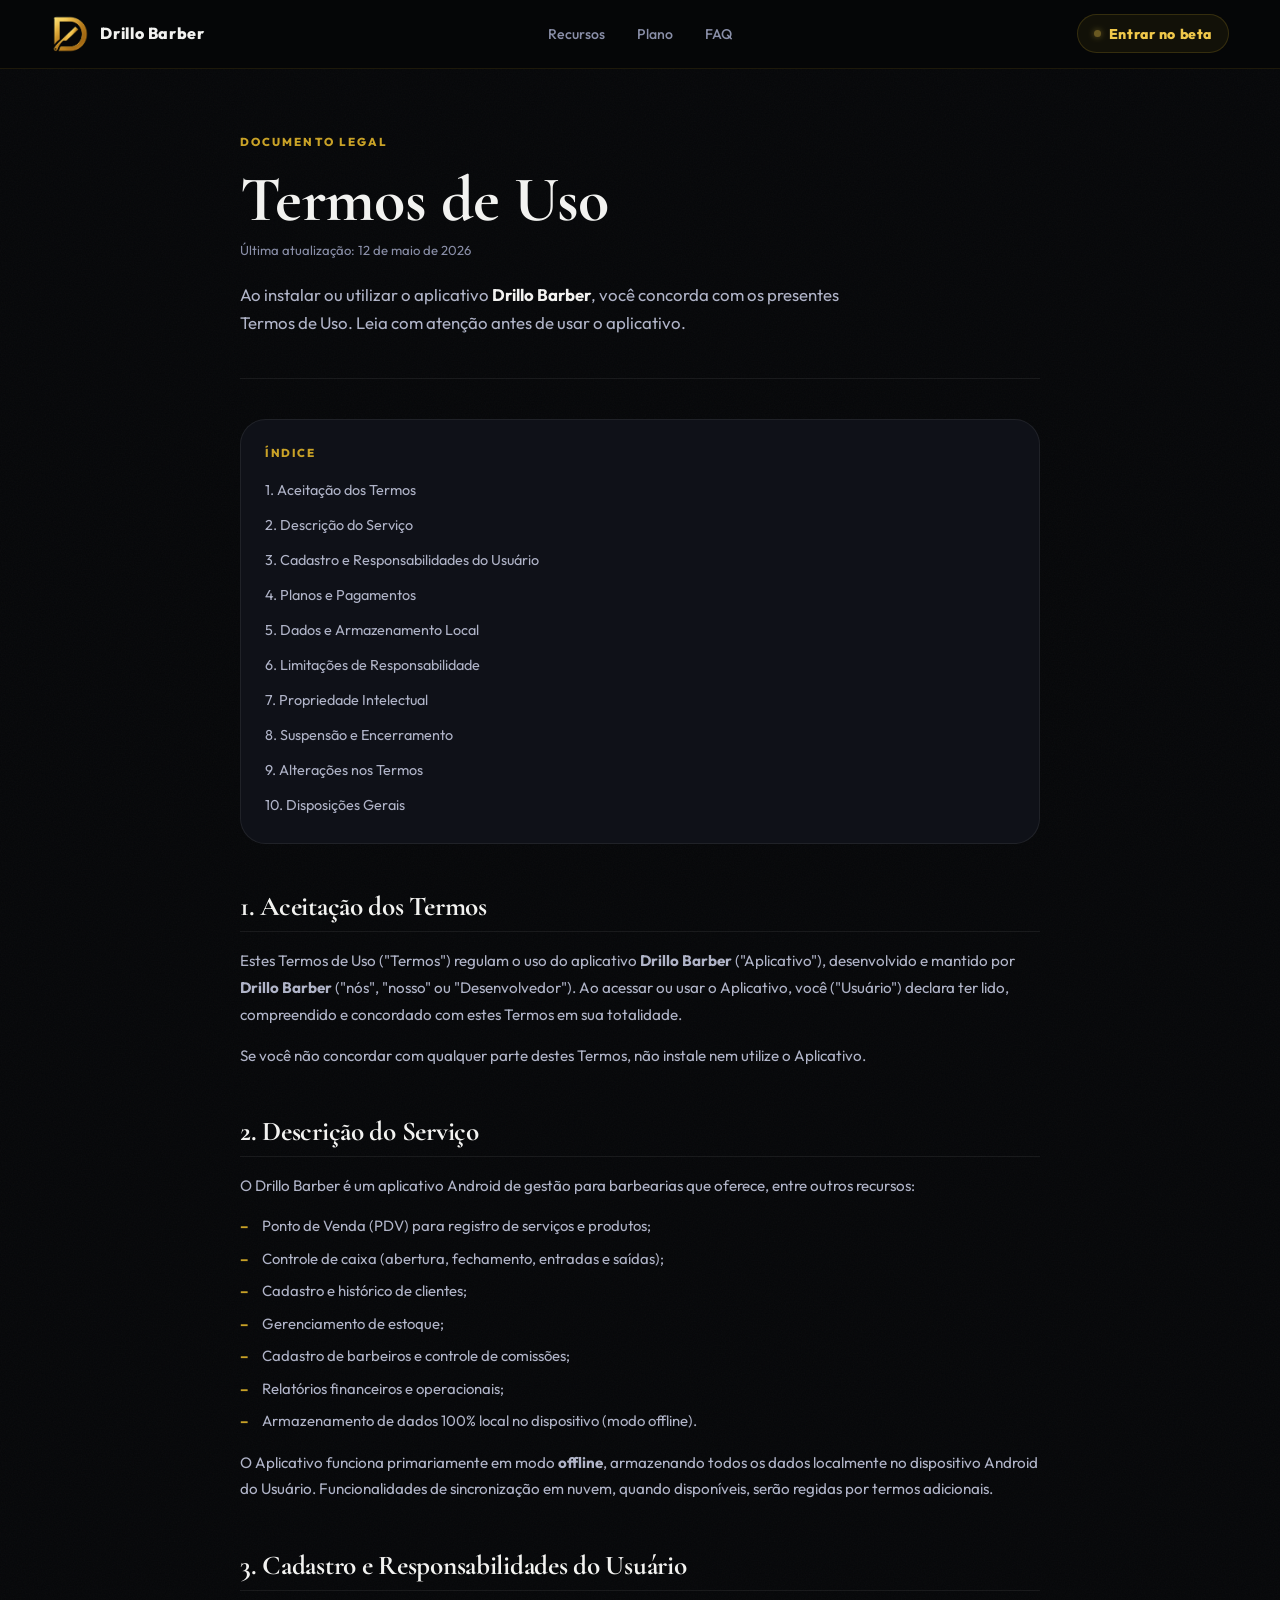
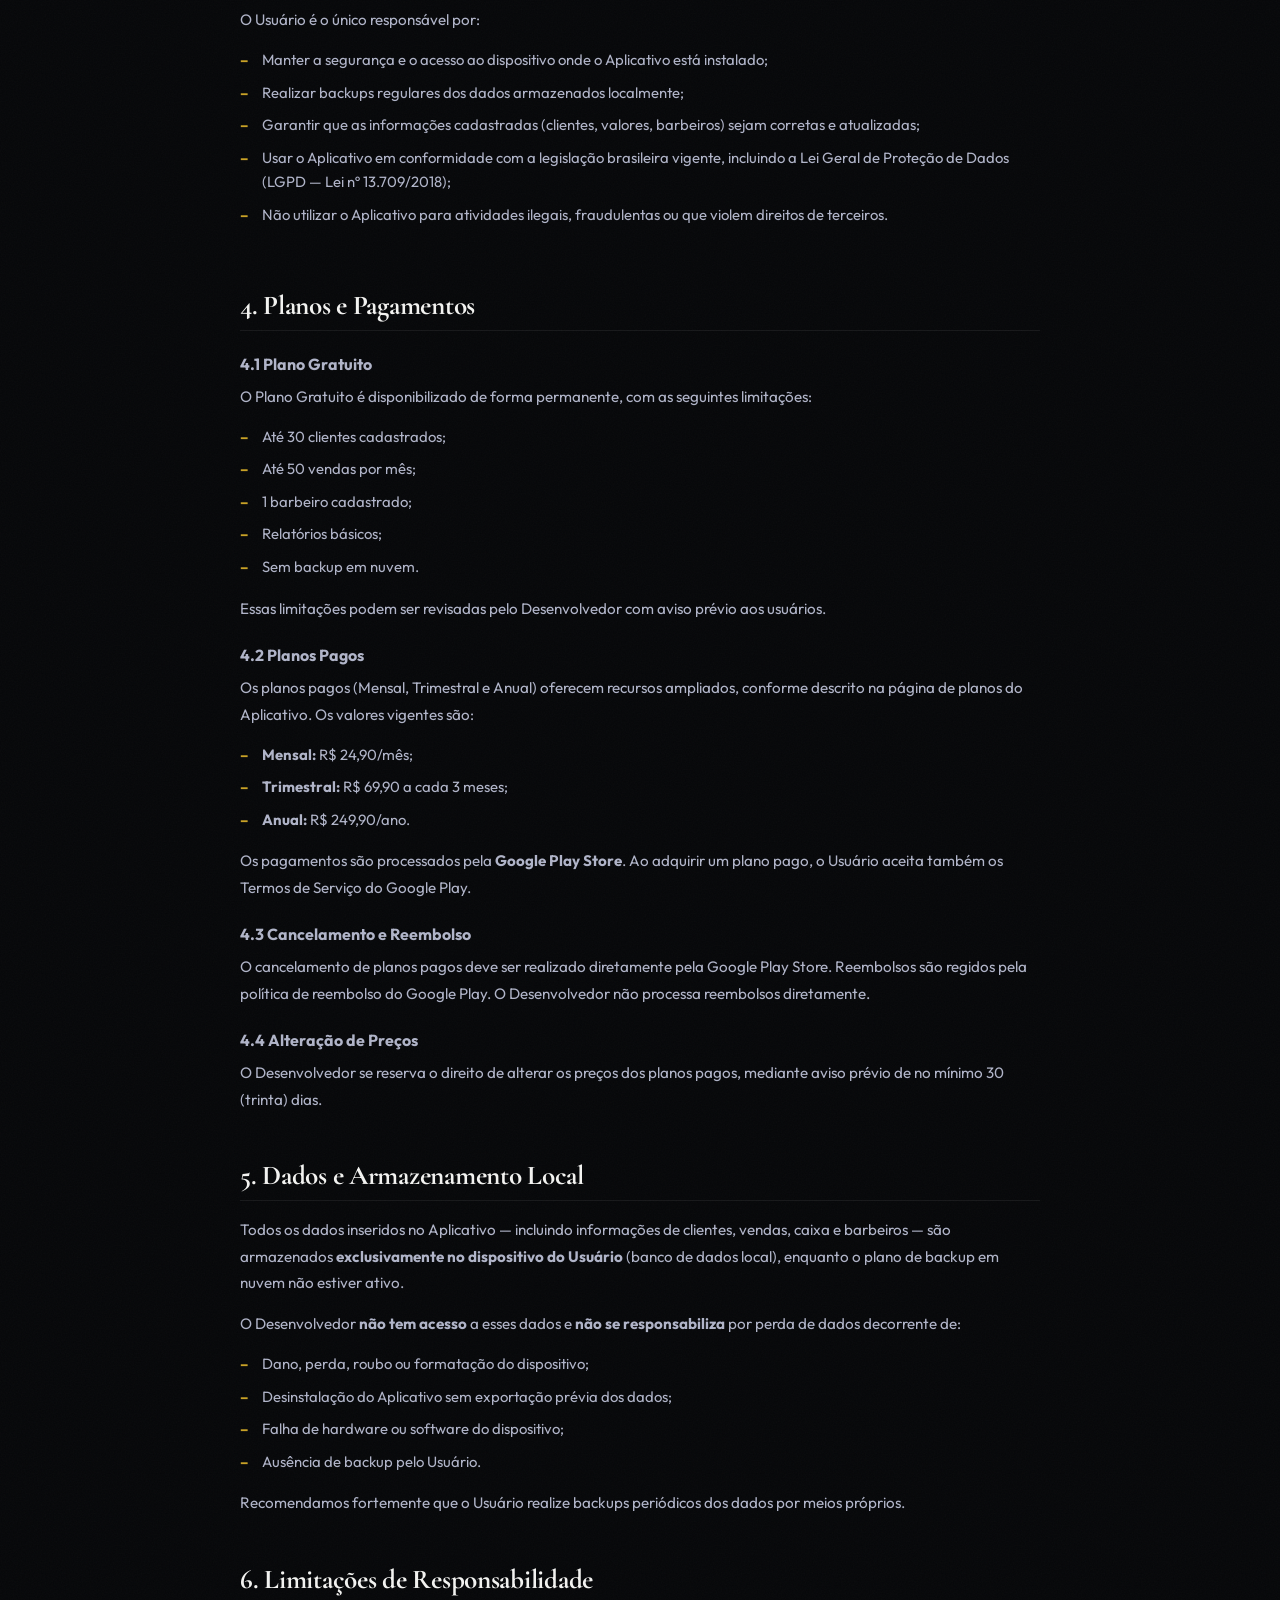
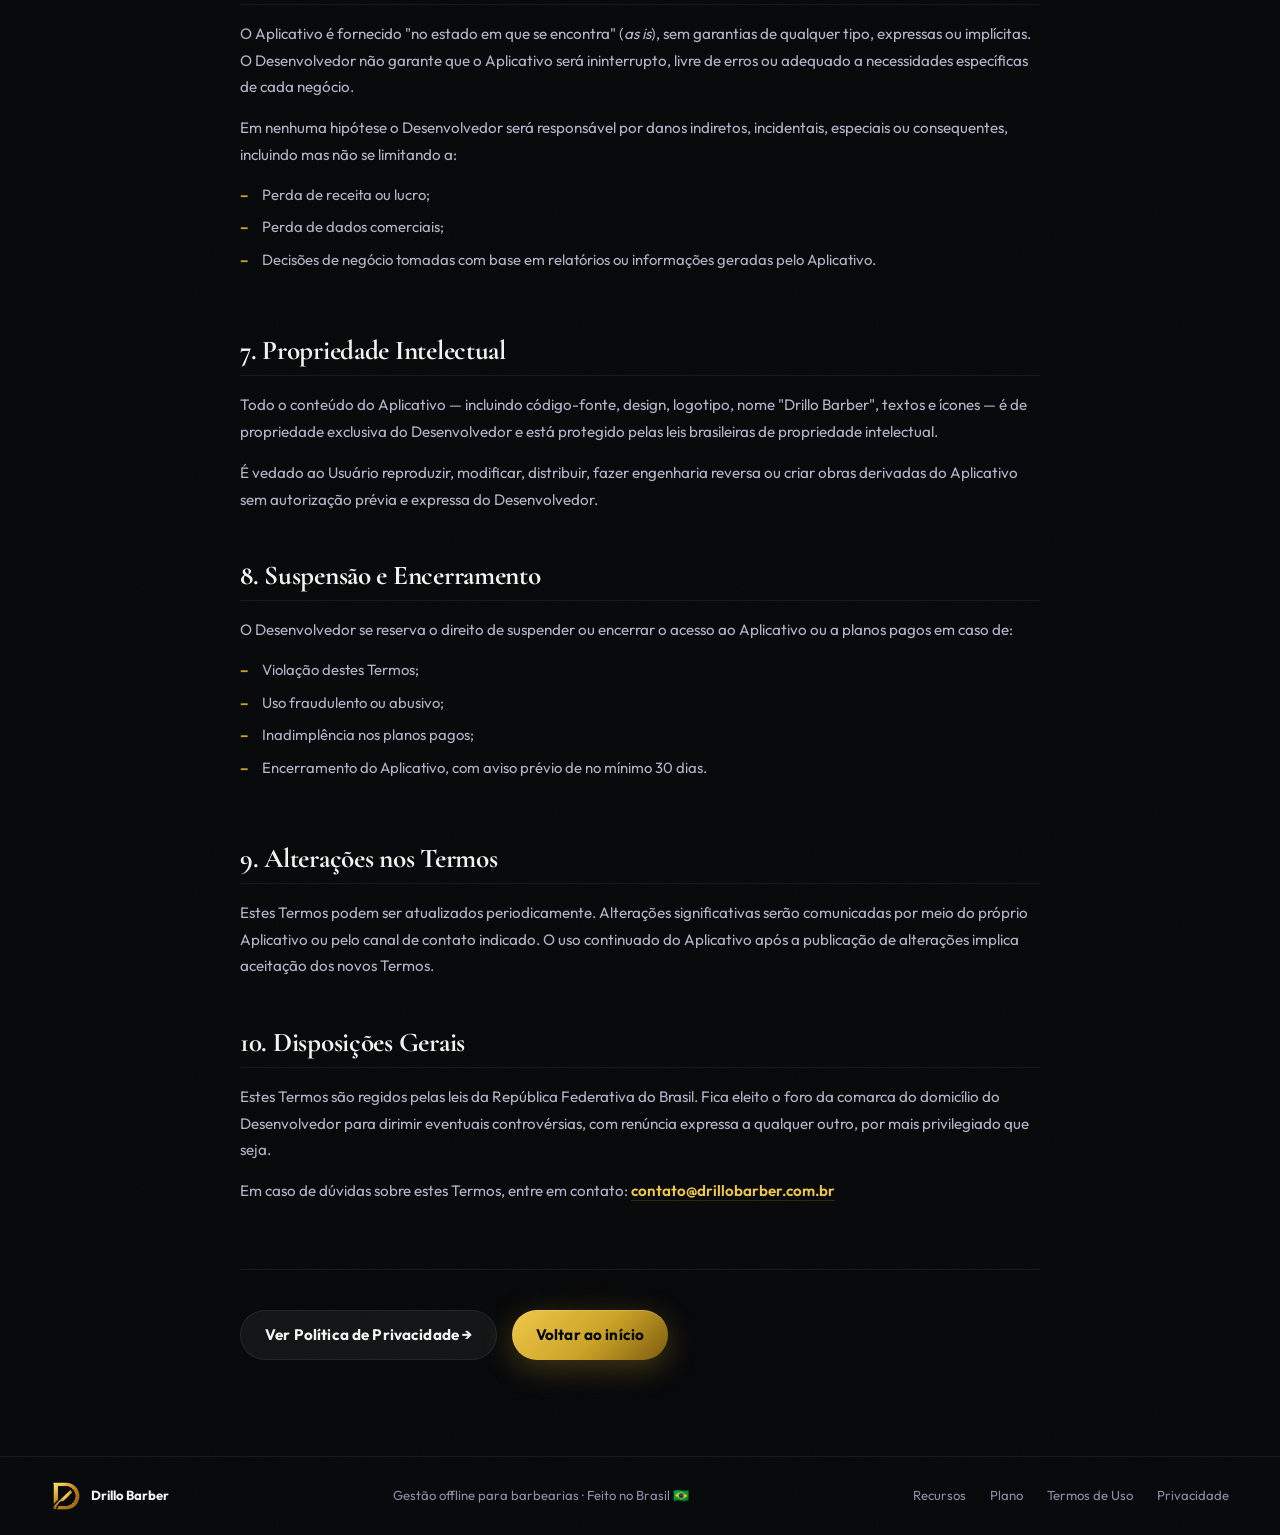
<file: termos-de-uso.html>
<!doctype html>
<html lang="pt-BR">
  <head>
    <meta charset="utf-8" />
    <meta http-equiv="refresh" content="0; url=/drillobarber/termos-de-uso.html" />
    <link rel="canonical" href="https://drillo.com.br/drillobarber/termos-de-uso.html" />
    <title>Redirecionando…</title>
  </head>
  <body>
    <p>Redirecionando para <a href="/drillobarber/termos-de-uso.html">Termos de Uso</a>…</p>
  </body>
</html>
</file>
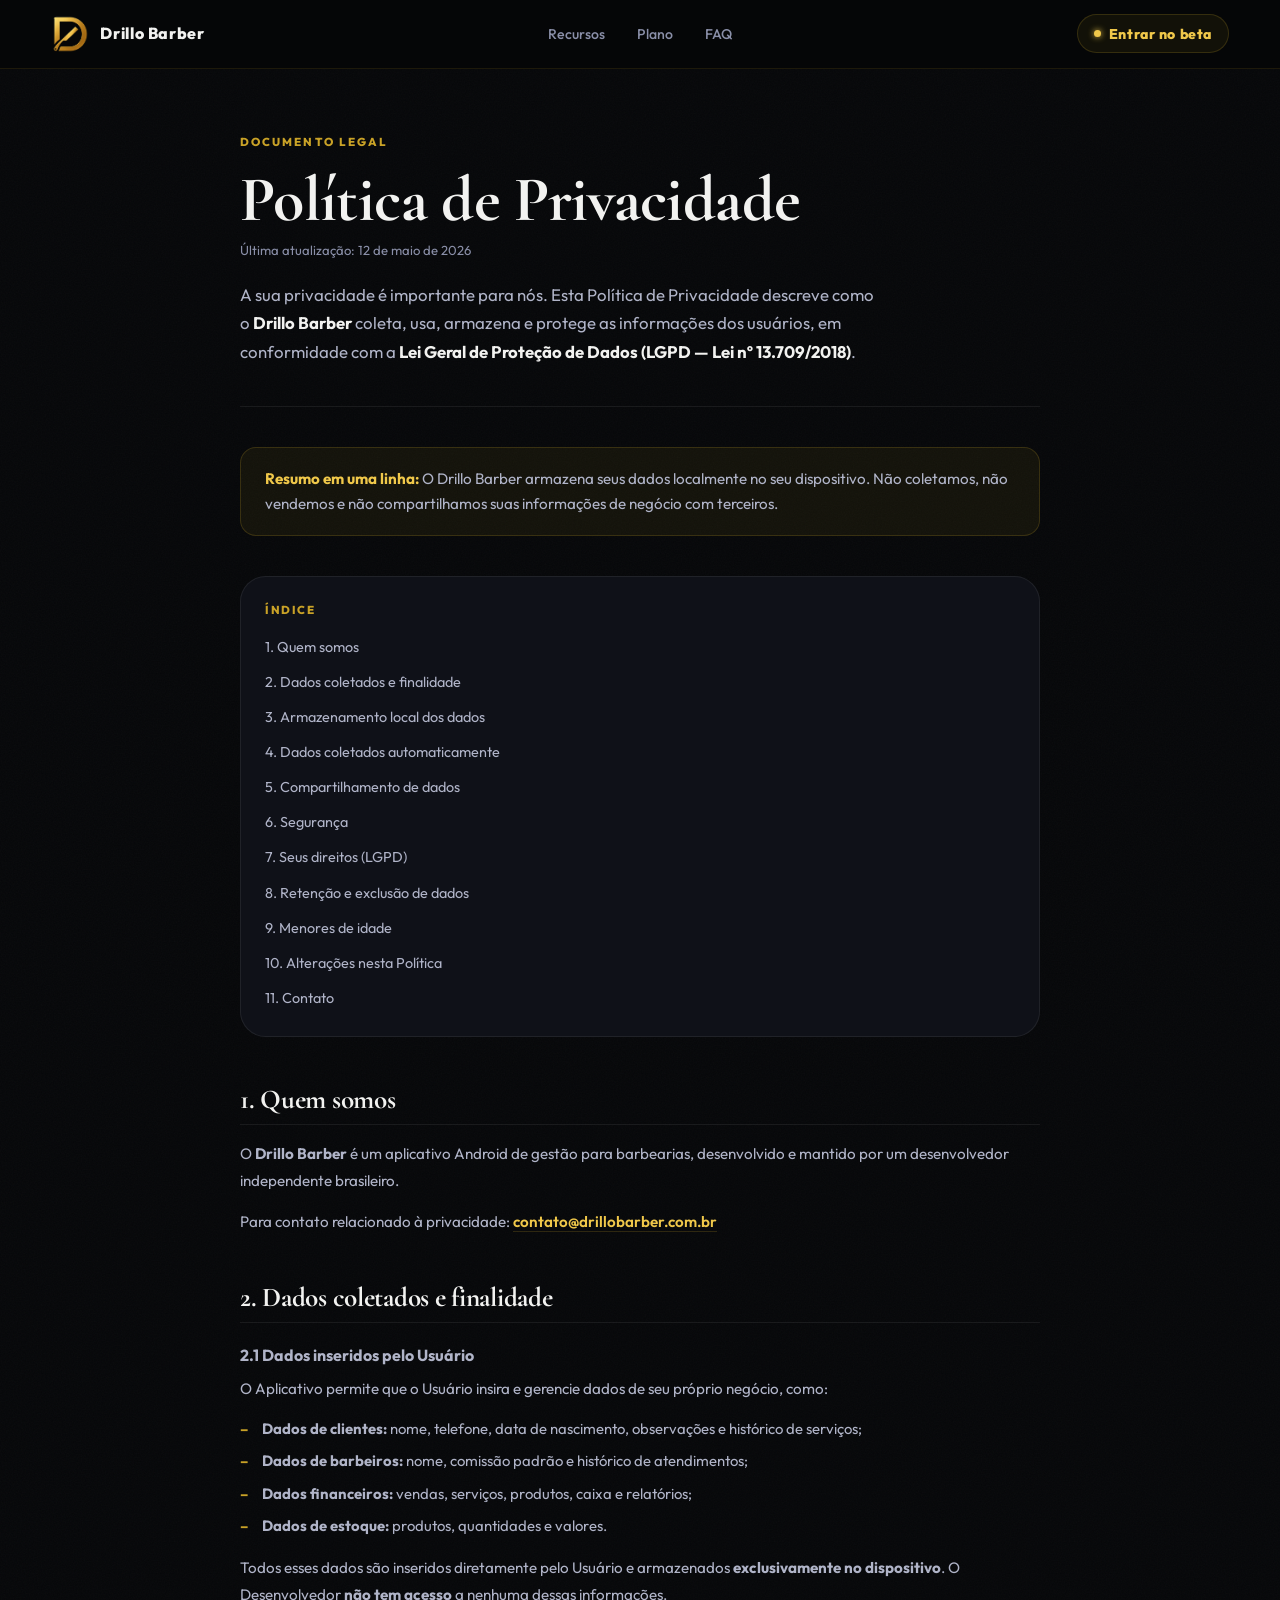
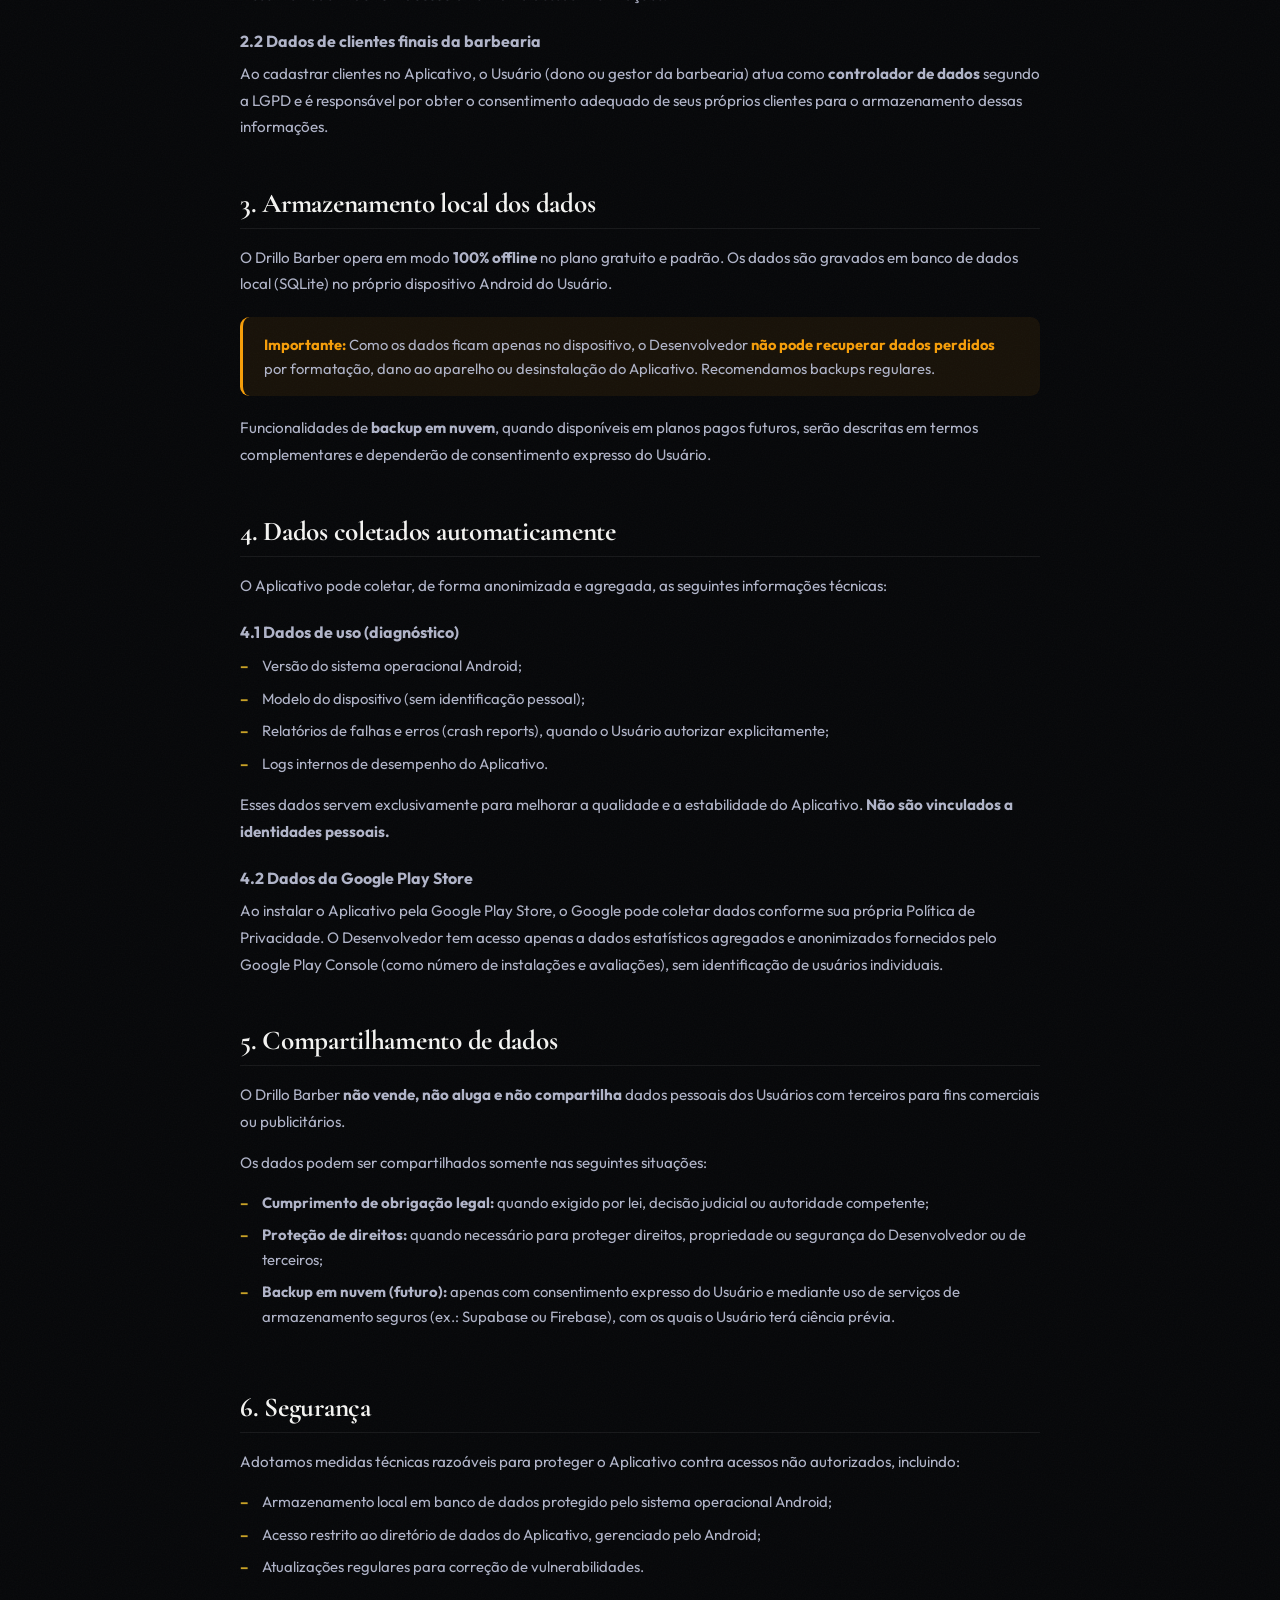
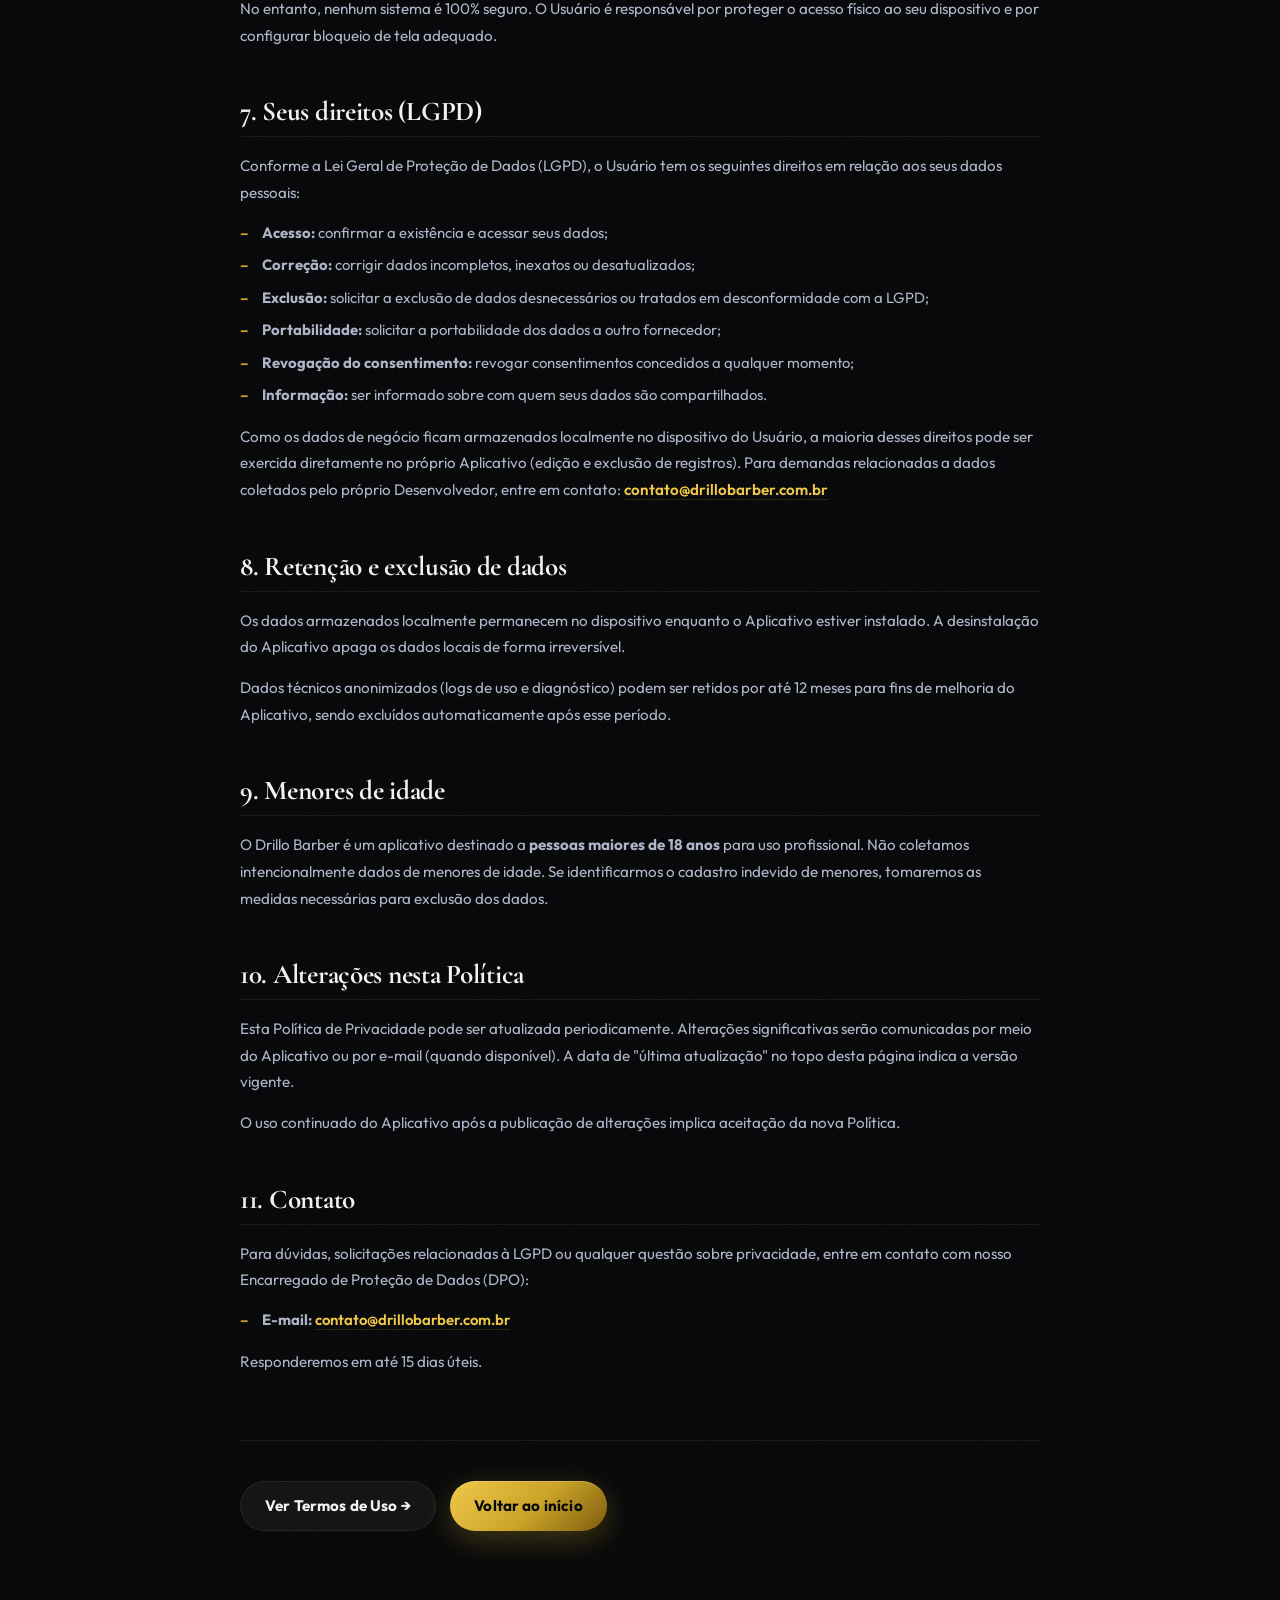
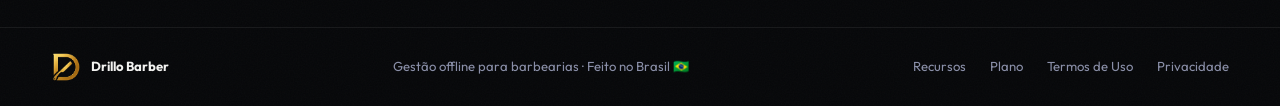
<file: drillobarber/politica-de-privacidade.html>
<!doctype html>
<html lang="pt-BR">
  <head>
    <meta charset="utf-8" />
    <meta name="viewport" content="width=device-width, initial-scale=1" />
    <meta name="robots" content="index, follow" />

    <title>Política de Privacidade | Drillo Barber</title>
    <meta name="description" content="Política de Privacidade do aplicativo Drillo Barber — como seus dados são coletados, usados e protegidos." />
    <link rel="canonical" href="https://drillobarber.com.br/politica-de-privacidade" />
    <link rel="icon" type="image/png" href="assets/drillo-symbol.png" />
    <link rel="preconnect" href="https://fonts.googleapis.com" />
    <link rel="preconnect" href="https://fonts.gstatic.com" crossorigin />
    <link href="https://fonts.googleapis.com/css2?family=Cormorant+Garamond:ital,wght@0,600;0,700;1,600&family=Outfit:wght@300;400;500;600;700&display=swap" rel="stylesheet" />
    <link rel="stylesheet" href="styles.css" />
    <link rel="stylesheet" href="legal.css" />
  </head>
  <body>

    <header class="site-header" aria-label="Cabeçalho">
      <a class="brand" href="index.html" aria-label="Drillo Barber início">
        <img src="assets/drillo-symbol.png" alt="Drillo Barber" width="38" height="38" />
        <span>Drillo Barber</span>
      </a>
      <nav class="nav" aria-label="Navegação principal">
        <a href="index.html#recursos">Recursos</a>
        <a href="index.html#plano">Plano</a>
        <a href="index.html#faq">FAQ</a>
      </nav>
      <a class="header-cta" href="index.html#beta">
        <span class="pulse-dot" aria-hidden="true"></span>
        Entrar no beta
      </a>
    </header>

    <main class="legal-main">
      <div class="legal-container">

        <div class="legal-header">
          <p class="eyebrow">Documento legal</p>
          <h1>Política de Privacidade</h1>
          <p class="legal-meta">Última atualização: <time datetime="2026-05-12">12 de maio de 2026</time></p>
          <p class="legal-intro">
            A sua privacidade é importante para nós. Esta Política de Privacidade descreve como o
            <strong>Drillo Barber</strong> coleta, usa, armazena e protege as informações dos usuários,
            em conformidade com a <strong>Lei Geral de Proteção de Dados (LGPD — Lei nº 13.709/2018)</strong>.
          </p>
        </div>

        <div class="legal-highlight">
          <strong>Resumo em uma linha:</strong> O Drillo Barber armazena seus dados localmente no seu
          dispositivo. Não coletamos, não vendemos e não compartilhamos suas informações de negócio com terceiros.
        </div>

        <nav class="legal-toc" aria-label="Índice">
          <p class="toc-title">Índice</p>
          <ol>
            <li><a href="#p1">1. Quem somos</a></li>
            <li><a href="#p2">2. Dados coletados e finalidade</a></li>
            <li><a href="#p3">3. Armazenamento local dos dados</a></li>
            <li><a href="#p4">4. Dados coletados automaticamente</a></li>
            <li><a href="#p5">5. Compartilhamento de dados</a></li>
            <li><a href="#p6">6. Segurança</a></li>
            <li><a href="#p7">7. Seus direitos (LGPD)</a></li>
            <li><a href="#p8">8. Retenção e exclusão de dados</a></li>
            <li><a href="#p9">9. Menores de idade</a></li>
            <li><a href="#p10">10. Alterações nesta Política</a></li>
            <li><a href="#p11">11. Contato</a></li>
          </ol>
        </nav>

        <div class="legal-body">

          <section id="p1">
            <h2>1. Quem somos</h2>
            <p>
              O <strong>Drillo Barber</strong> é um aplicativo Android de gestão para barbearias,
              desenvolvido e mantido por um desenvolvedor independente brasileiro.
            </p>
            <p>
              Para contato relacionado à privacidade:
              <a class="text-link" href="mailto:contato@drillobarber.com.br">contato@drillobarber.com.br</a>
            </p>
          </section>

          <section id="p2">
            <h2>2. Dados coletados e finalidade</h2>

            <h3>2.1 Dados inseridos pelo Usuário</h3>
            <p>
              O Aplicativo permite que o Usuário insira e gerencie dados de seu próprio negócio, como:
            </p>
            <ul>
              <li><strong>Dados de clientes:</strong> nome, telefone, data de nascimento, observações e histórico de serviços;</li>
              <li><strong>Dados de barbeiros:</strong> nome, comissão padrão e histórico de atendimentos;</li>
              <li><strong>Dados financeiros:</strong> vendas, serviços, produtos, caixa e relatórios;</li>
              <li><strong>Dados de estoque:</strong> produtos, quantidades e valores.</li>
            </ul>
            <p>
              Todos esses dados são inseridos diretamente pelo Usuário e armazenados <strong>exclusivamente
              no dispositivo</strong>. O Desenvolvedor <strong>não tem acesso</strong> a nenhuma dessas informações.
            </p>

            <h3>2.2 Dados de clientes finais da barbearia</h3>
            <p>
              Ao cadastrar clientes no Aplicativo, o Usuário (dono ou gestor da barbearia) atua como
              <strong>controlador de dados</strong> segundo a LGPD e é responsável por obter o consentimento
              adequado de seus próprios clientes para o armazenamento dessas informações.
            </p>
          </section>

          <section id="p3">
            <h2>3. Armazenamento local dos dados</h2>
            <p>
              O Drillo Barber opera em modo <strong>100% offline</strong> no plano gratuito e padrão. Os dados
              são gravados em banco de dados local (SQLite) no próprio dispositivo Android do Usuário.
            </p>
            <div class="legal-callout">
              <strong>Importante:</strong> Como os dados ficam apenas no dispositivo, o Desenvolvedor
              <strong>não pode recuperar dados perdidos</strong> por formatação, dano ao aparelho ou
              desinstalação do Aplicativo. Recomendamos backups regulares.
            </div>
            <p>
              Funcionalidades de <strong>backup em nuvem</strong>, quando disponíveis em planos pagos futuros,
              serão descritas em termos complementares e dependerão de consentimento expresso do Usuário.
            </p>
          </section>

          <section id="p4">
            <h2>4. Dados coletados automaticamente</h2>
            <p>O Aplicativo pode coletar, de forma anonimizada e agregada, as seguintes informações técnicas:</p>

            <h3>4.1 Dados de uso (diagnóstico)</h3>
            <ul>
              <li>Versão do sistema operacional Android;</li>
              <li>Modelo do dispositivo (sem identificação pessoal);</li>
              <li>Relatórios de falhas e erros (crash reports), quando o Usuário autorizar explicitamente;</li>
              <li>Logs internos de desempenho do Aplicativo.</li>
            </ul>
            <p>
              Esses dados servem exclusivamente para melhorar a qualidade e a estabilidade do Aplicativo.
              <strong>Não são vinculados a identidades pessoais.</strong>
            </p>

            <h3>4.2 Dados da Google Play Store</h3>
            <p>
              Ao instalar o Aplicativo pela Google Play Store, o Google pode coletar dados conforme sua
              própria Política de Privacidade. O Desenvolvedor tem acesso apenas a dados estatísticos
              agregados e anonimizados fornecidos pelo Google Play Console (como número de instalações e
              avaliações), sem identificação de usuários individuais.
            </p>
          </section>

          <section id="p5">
            <h2>5. Compartilhamento de dados</h2>
            <p>
              O Drillo Barber <strong>não vende, não aluga e não compartilha</strong> dados pessoais dos
              Usuários com terceiros para fins comerciais ou publicitários.
            </p>
            <p>Os dados podem ser compartilhados somente nas seguintes situações:</p>
            <ul>
              <li><strong>Cumprimento de obrigação legal:</strong> quando exigido por lei, decisão judicial ou autoridade competente;</li>
              <li><strong>Proteção de direitos:</strong> quando necessário para proteger direitos, propriedade ou segurança do Desenvolvedor ou de terceiros;</li>
              <li><strong>Backup em nuvem (futuro):</strong> apenas com consentimento expresso do Usuário e mediante uso de serviços de armazenamento seguros (ex.: Supabase ou Firebase), com os quais o Usuário terá ciência prévia.</li>
            </ul>
          </section>

          <section id="p6">
            <h2>6. Segurança</h2>
            <p>
              Adotamos medidas técnicas razoáveis para proteger o Aplicativo contra acessos não autorizados,
              incluindo:
            </p>
            <ul>
              <li>Armazenamento local em banco de dados protegido pelo sistema operacional Android;</li>
              <li>Acesso restrito ao diretório de dados do Aplicativo, gerenciado pelo Android;</li>
              <li>Atualizações regulares para correção de vulnerabilidades.</li>
            </ul>
            <p>
              No entanto, nenhum sistema é 100% seguro. O Usuário é responsável por proteger o acesso físico
              ao seu dispositivo e por configurar bloqueio de tela adequado.
            </p>
          </section>

          <section id="p7">
            <h2>7. Seus direitos (LGPD)</h2>
            <p>
              Conforme a Lei Geral de Proteção de Dados (LGPD), o Usuário tem os seguintes direitos
              em relação aos seus dados pessoais:
            </p>
            <ul>
              <li><strong>Acesso:</strong> confirmar a existência e acessar seus dados;</li>
              <li><strong>Correção:</strong> corrigir dados incompletos, inexatos ou desatualizados;</li>
              <li><strong>Exclusão:</strong> solicitar a exclusão de dados desnecessários ou tratados em desconformidade com a LGPD;</li>
              <li><strong>Portabilidade:</strong> solicitar a portabilidade dos dados a outro fornecedor;</li>
              <li><strong>Revogação do consentimento:</strong> revogar consentimentos concedidos a qualquer momento;</li>
              <li><strong>Informação:</strong> ser informado sobre com quem seus dados são compartilhados.</li>
            </ul>
            <p>
              Como os dados de negócio ficam armazenados localmente no dispositivo do Usuário, a maioria
              desses direitos pode ser exercida diretamente no próprio Aplicativo (edição e exclusão de
              registros). Para demandas relacionadas a dados coletados pelo próprio Desenvolvedor, entre
              em contato: <a class="text-link" href="mailto:contato@drillobarber.com.br">contato@drillobarber.com.br</a>
            </p>
          </section>

          <section id="p8">
            <h2>8. Retenção e exclusão de dados</h2>
            <p>
              Os dados armazenados localmente permanecem no dispositivo enquanto o Aplicativo estiver
              instalado. A desinstalação do Aplicativo apaga os dados locais de forma irreversível.
            </p>
            <p>
              Dados técnicos anonimizados (logs de uso e diagnóstico) podem ser retidos por até 12 meses
              para fins de melhoria do Aplicativo, sendo excluídos automaticamente após esse período.
            </p>
          </section>

          <section id="p9">
            <h2>9. Menores de idade</h2>
            <p>
              O Drillo Barber é um aplicativo destinado a <strong>pessoas maiores de 18 anos</strong> para
              uso profissional. Não coletamos intencionalmente dados de menores de idade. Se identificarmos
              o cadastro indevido de menores, tomaremos as medidas necessárias para exclusão dos dados.
            </p>
          </section>

          <section id="p10">
            <h2>10. Alterações nesta Política</h2>
            <p>
              Esta Política de Privacidade pode ser atualizada periodicamente. Alterações significativas
              serão comunicadas por meio do Aplicativo ou por e-mail (quando disponível). A data de
              "última atualização" no topo desta página indica a versão vigente.
            </p>
            <p>
              O uso continuado do Aplicativo após a publicação de alterações implica aceitação da nova Política.
            </p>
          </section>

          <section id="p11">
            <h2>11. Contato</h2>
            <p>
              Para dúvidas, solicitações relacionadas à LGPD ou qualquer questão sobre privacidade, entre
              em contato com nosso Encarregado de Proteção de Dados (DPO):
            </p>
            <ul>
              <li><strong>E-mail:</strong> <a class="text-link" href="mailto:contato@drillobarber.com.br">contato@drillobarber.com.br</a></li>
            </ul>
            <p>Responderemos em até 15 dias úteis.</p>
          </section>

        </div><!-- /legal-body -->

        <div class="legal-footer-nav">
          <a href="termos-de-uso.html" class="button secondary">Ver Termos de Uso →</a>
          <a href="index.html" class="button primary">Voltar ao início</a>
        </div>

      </div>
    </main>

    <footer class="site-footer">
      <div class="footer-brand">
        <img src="assets/drillo-symbol.png" alt="" width="30" height="30" />
        <span>Drillo Barber</span>
      </div>
      <span class="footer-tagline">Gestão offline para barbearias · Feito no Brasil 🇧🇷</span>
      <nav class="footer-links" aria-label="Links do rodapé">
        <a href="index.html#recursos">Recursos</a>
        <a href="index.html#plano">Plano</a>
        <a href="termos-de-uso.html">Termos de Uso</a>
        <a href="politica-de-privacidade.html">Privacidade</a>
      </nav>
    </footer>

  </body>
</html>
</file>
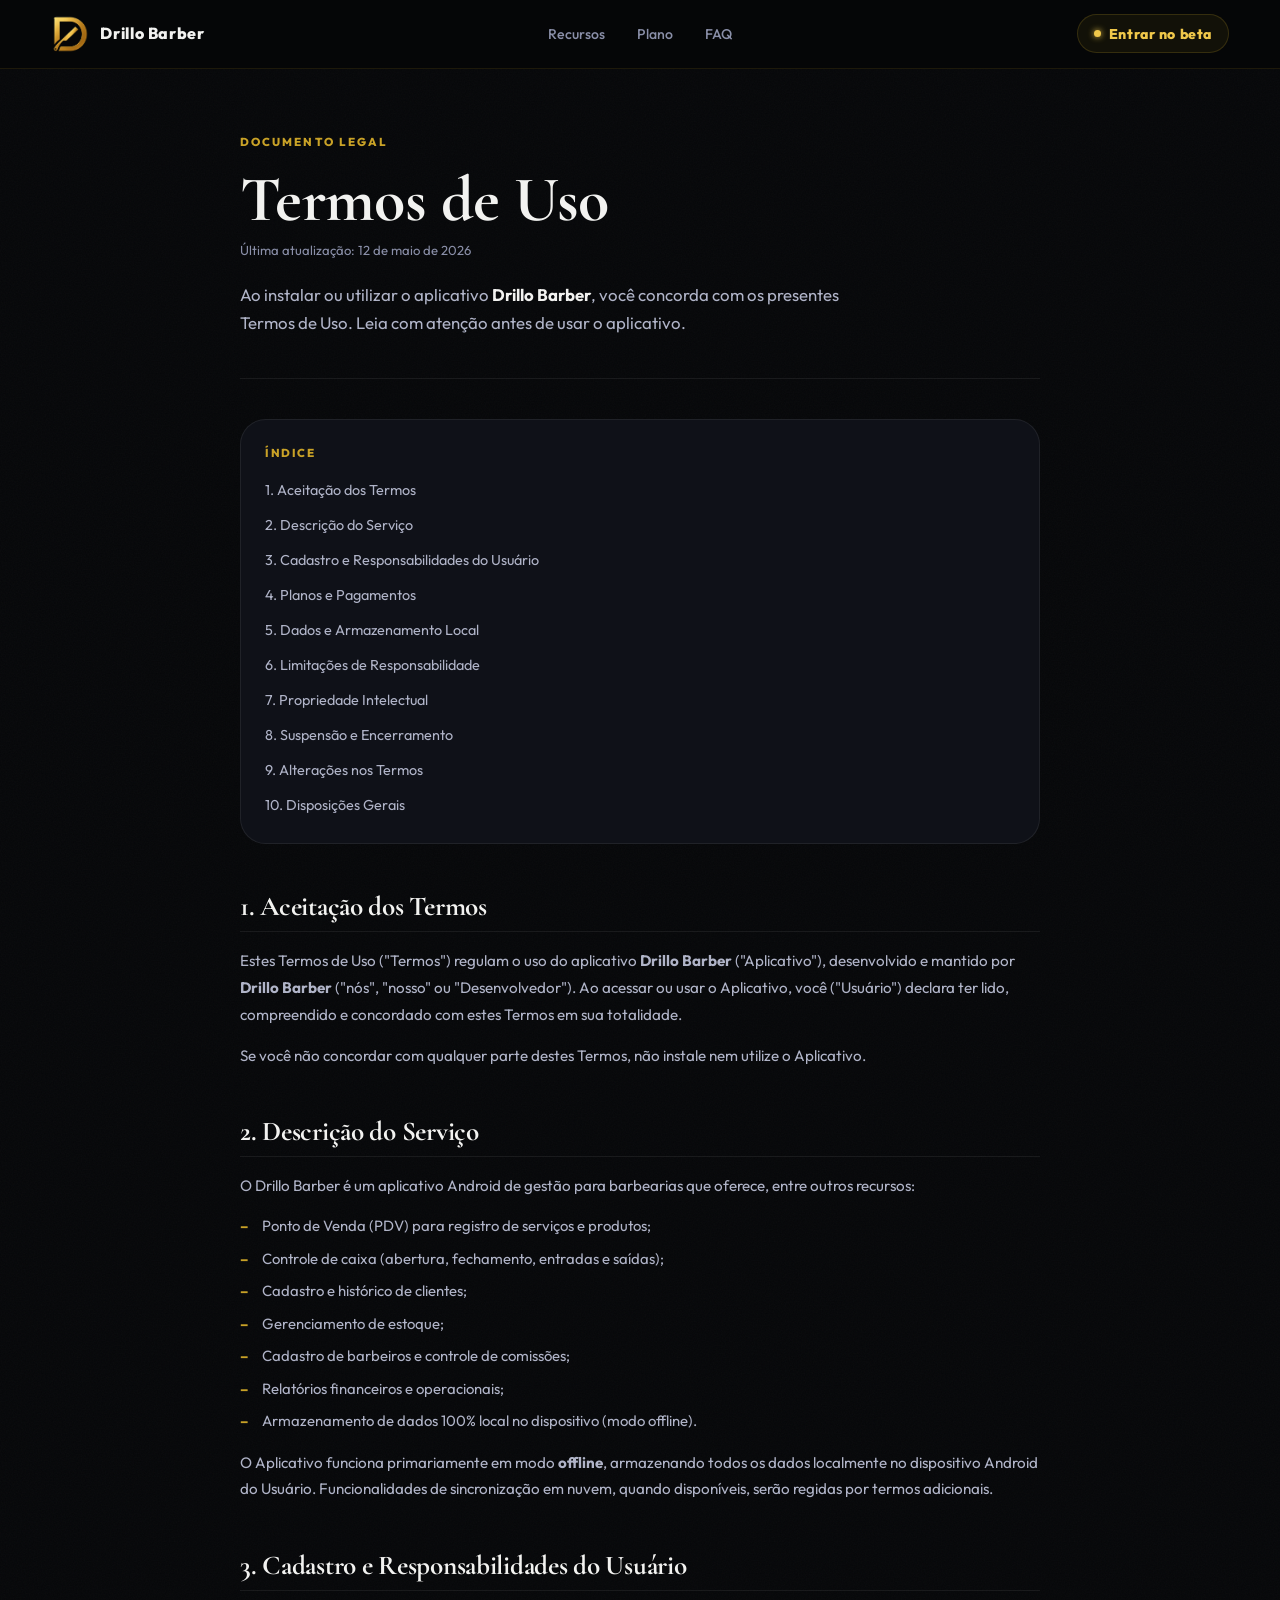
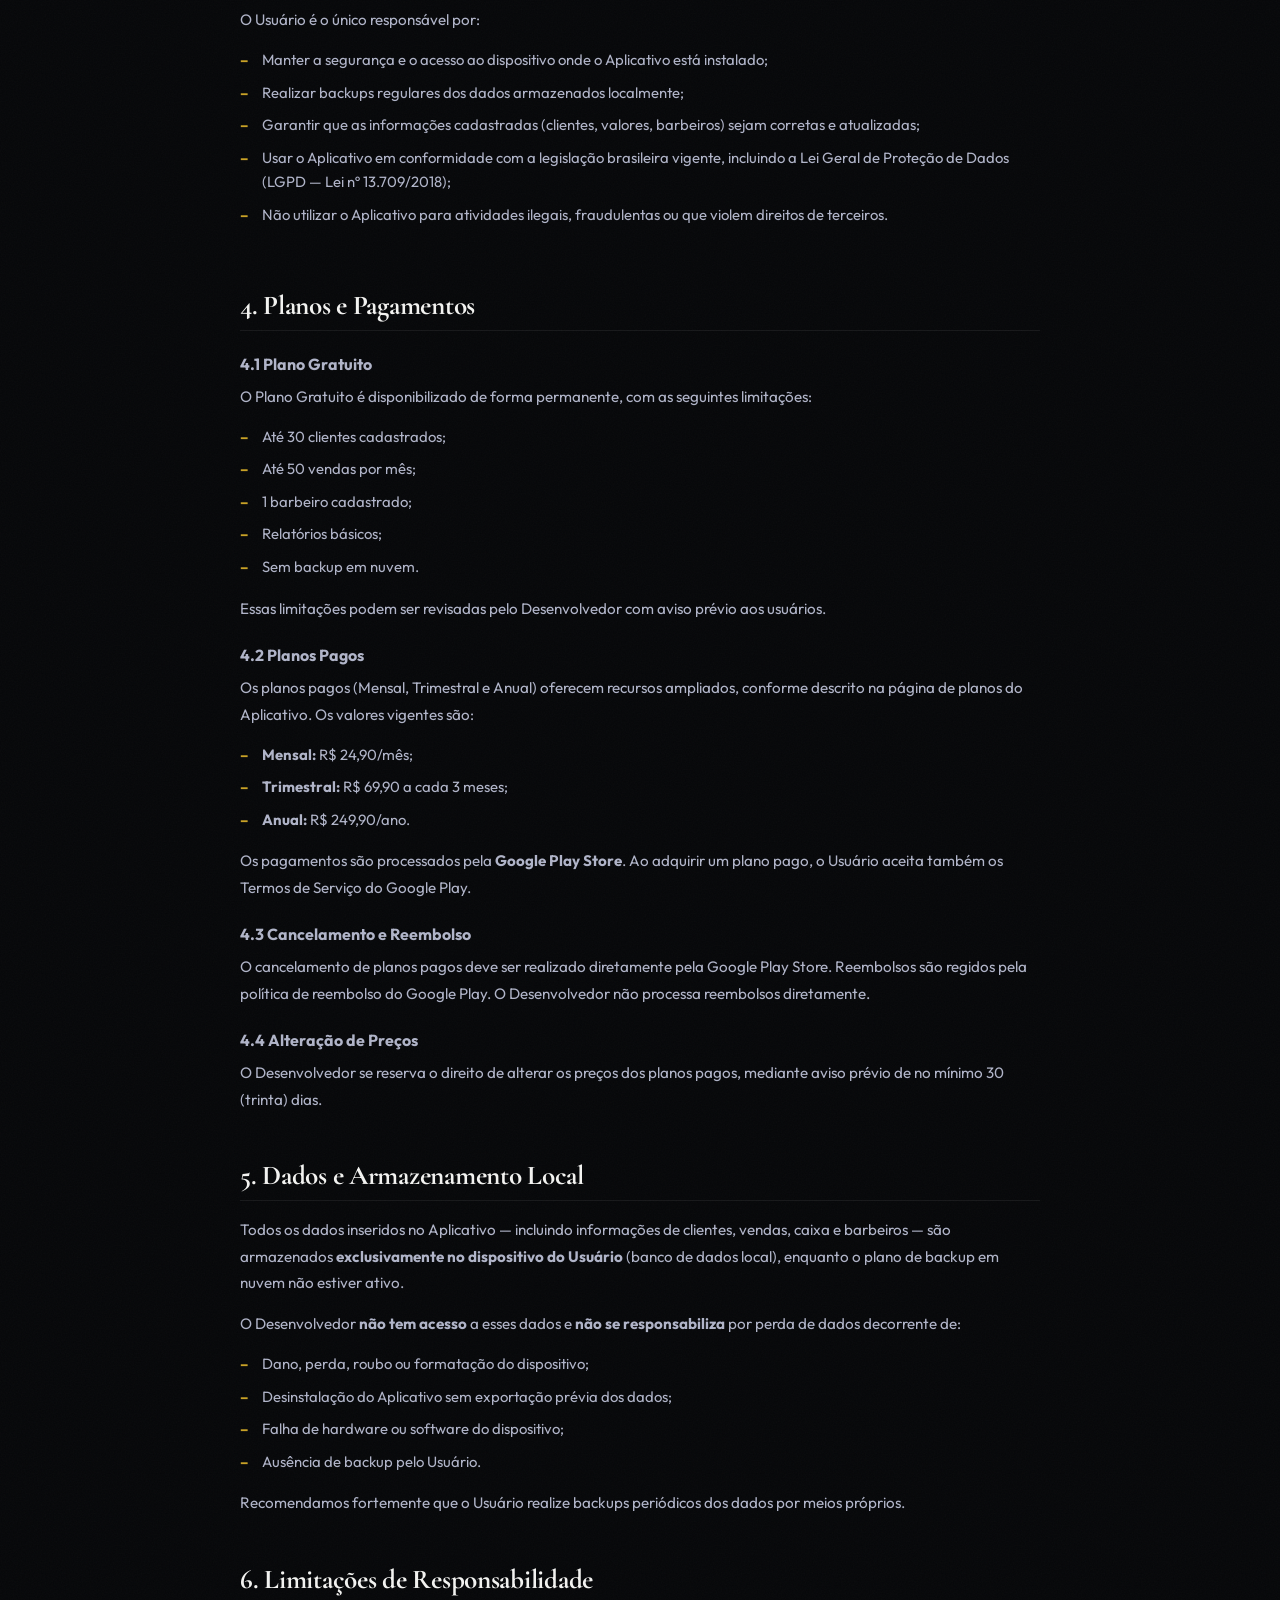
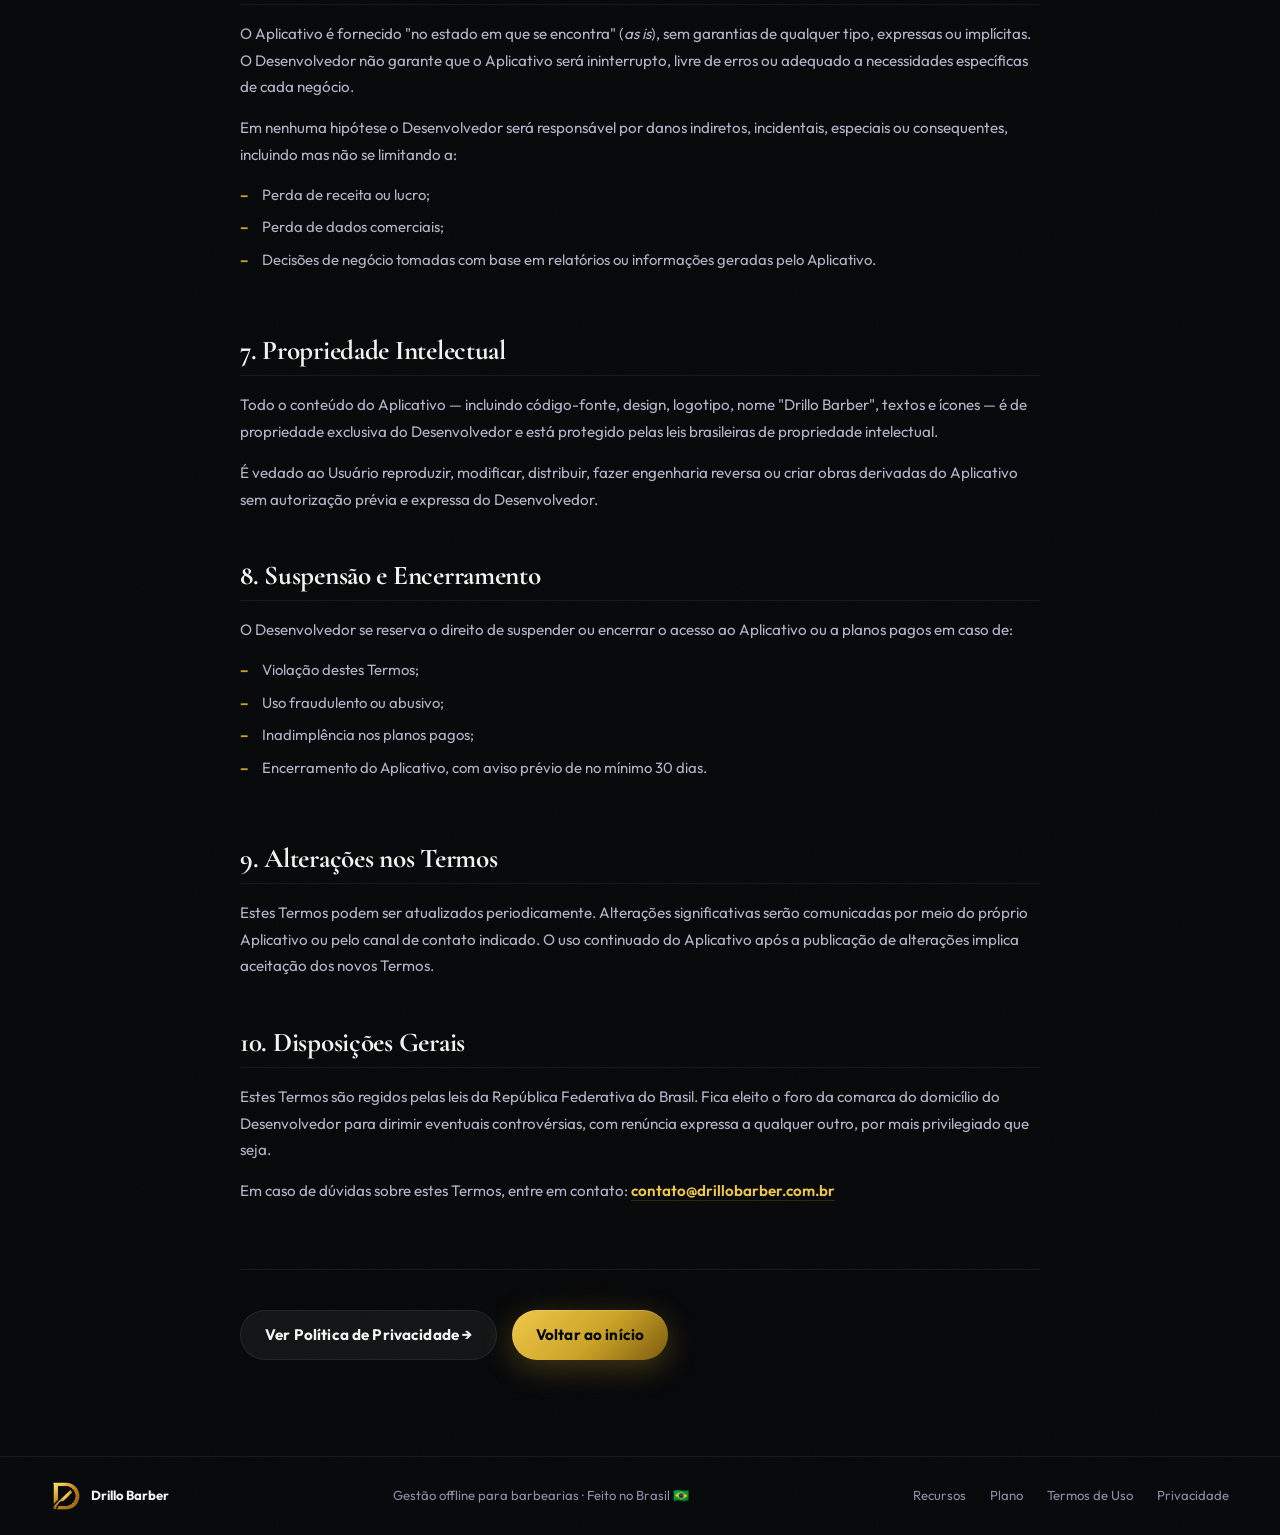
<file: drillobarber/termos-de-uso.html>
<!doctype html>
<html lang="pt-BR">
  <head>
    <meta charset="utf-8" />
    <meta name="viewport" content="width=device-width, initial-scale=1" />
    <meta name="robots" content="index, follow" />

    <title>Termos de Uso | Drillo Barber</title>
    <meta name="description" content="Leia os Termos de Uso do aplicativo Drillo Barber — sistema de gestão offline para barbearias." />
    <link rel="canonical" href="https://drillobarber.com.br/termos-de-uso" />
    <link rel="icon" type="image/png" href="assets/drillo-symbol.png" />
    <link rel="preconnect" href="https://fonts.googleapis.com" />
    <link rel="preconnect" href="https://fonts.gstatic.com" crossorigin />
    <link href="https://fonts.googleapis.com/css2?family=Cormorant+Garamond:ital,wght@0,600;0,700;1,600&family=Outfit:wght@300;400;500;600;700&display=swap" rel="stylesheet" />
    <link rel="stylesheet" href="styles.css" />
    <link rel="stylesheet" href="legal.css" />
  </head>
  <body>

    <header class="site-header" aria-label="Cabeçalho">
      <a class="brand" href="index.html" aria-label="Drillo Barber início">
        <img src="assets/drillo-symbol.png" alt="Drillo Barber" width="38" height="38" />
        <span>Drillo Barber</span>
      </a>
      <nav class="nav" aria-label="Navegação principal">
        <a href="index.html#recursos">Recursos</a>
        <a href="index.html#plano">Plano</a>
        <a href="index.html#faq">FAQ</a>
      </nav>
      <a class="header-cta" href="index.html#beta">
        <span class="pulse-dot" aria-hidden="true"></span>
        Entrar no beta
      </a>
    </header>

    <main class="legal-main">
      <div class="legal-container">

        <div class="legal-header">
          <p class="eyebrow">Documento legal</p>
          <h1>Termos de Uso</h1>
          <p class="legal-meta">Última atualização: <time datetime="2026-05-12">12 de maio de 2026</time></p>
          <p class="legal-intro">
            Ao instalar ou utilizar o aplicativo <strong>Drillo Barber</strong>, você concorda com os presentes
            Termos de Uso. Leia com atenção antes de usar o aplicativo.
          </p>
        </div>

        <nav class="legal-toc" aria-label="Índice">
          <p class="toc-title">Índice</p>
          <ol>
            <li><a href="#t1">1. Aceitação dos Termos</a></li>
            <li><a href="#t2">2. Descrição do Serviço</a></li>
            <li><a href="#t3">3. Cadastro e Responsabilidades do Usuário</a></li>
            <li><a href="#t4">4. Planos e Pagamentos</a></li>
            <li><a href="#t5">5. Dados e Armazenamento Local</a></li>
            <li><a href="#t6">6. Limitações de Responsabilidade</a></li>
            <li><a href="#t7">7. Propriedade Intelectual</a></li>
            <li><a href="#t8">8. Suspensão e Encerramento</a></li>
            <li><a href="#t9">9. Alterações nos Termos</a></li>
            <li><a href="#t10">10. Disposições Gerais</a></li>
          </ol>
        </nav>

        <div class="legal-body">

          <section id="t1">
            <h2>1. Aceitação dos Termos</h2>
            <p>
              Estes Termos de Uso ("Termos") regulam o uso do aplicativo <strong>Drillo Barber</strong>
              ("Aplicativo"), desenvolvido e mantido por <strong>Drillo Barber</strong> ("nós", "nosso" ou
              "Desenvolvedor"). Ao acessar ou usar o Aplicativo, você ("Usuário") declara ter lido,
              compreendido e concordado com estes Termos em sua totalidade.
            </p>
            <p>
              Se você não concordar com qualquer parte destes Termos, não instale nem utilize o Aplicativo.
            </p>
          </section>

          <section id="t2">
            <h2>2. Descrição do Serviço</h2>
            <p>
              O Drillo Barber é um aplicativo Android de gestão para barbearias que oferece, entre outros recursos:
            </p>
            <ul>
              <li>Ponto de Venda (PDV) para registro de serviços e produtos;</li>
              <li>Controle de caixa (abertura, fechamento, entradas e saídas);</li>
              <li>Cadastro e histórico de clientes;</li>
              <li>Gerenciamento de estoque;</li>
              <li>Cadastro de barbeiros e controle de comissões;</li>
              <li>Relatórios financeiros e operacionais;</li>
              <li>Armazenamento de dados 100% local no dispositivo (modo offline).</li>
            </ul>
            <p>
              O Aplicativo funciona primariamente em modo <strong>offline</strong>, armazenando todos os dados
              localmente no dispositivo Android do Usuário. Funcionalidades de sincronização em nuvem, quando
              disponíveis, serão regidas por termos adicionais.
            </p>
          </section>

          <section id="t3">
            <h2>3. Cadastro e Responsabilidades do Usuário</h2>
            <p>O Usuário é o único responsável por:</p>
            <ul>
              <li>Manter a segurança e o acesso ao dispositivo onde o Aplicativo está instalado;</li>
              <li>Realizar backups regulares dos dados armazenados localmente;</li>
              <li>Garantir que as informações cadastradas (clientes, valores, barbeiros) sejam corretas e atualizadas;</li>
              <li>Usar o Aplicativo em conformidade com a legislação brasileira vigente, incluindo a
                Lei Geral de Proteção de Dados (LGPD — Lei nº 13.709/2018);</li>
              <li>Não utilizar o Aplicativo para atividades ilegais, fraudulentas ou que violem direitos de terceiros.</li>
            </ul>
          </section>

          <section id="t4">
            <h2>4. Planos e Pagamentos</h2>

            <h3>4.1 Plano Gratuito</h3>
            <p>
              O Plano Gratuito é disponibilizado de forma permanente, com as seguintes limitações:
            </p>
            <ul>
              <li>Até 30 clientes cadastrados;</li>
              <li>Até 50 vendas por mês;</li>
              <li>1 barbeiro cadastrado;</li>
              <li>Relatórios básicos;</li>
              <li>Sem backup em nuvem.</li>
            </ul>
            <p>Essas limitações podem ser revisadas pelo Desenvolvedor com aviso prévio aos usuários.</p>

            <h3>4.2 Planos Pagos</h3>
            <p>
              Os planos pagos (Mensal, Trimestral e Anual) oferecem recursos ampliados, conforme descrito
              na página de planos do Aplicativo. Os valores vigentes são:
            </p>
            <ul>
              <li><strong>Mensal:</strong> R$ 24,90/mês;</li>
              <li><strong>Trimestral:</strong> R$ 69,90 a cada 3 meses;</li>
              <li><strong>Anual:</strong> R$ 249,90/ano.</li>
            </ul>
            <p>
              Os pagamentos são processados pela <strong>Google Play Store</strong>. Ao adquirir um plano
              pago, o Usuário aceita também os Termos de Serviço do Google Play.
            </p>

            <h3>4.3 Cancelamento e Reembolso</h3>
            <p>
              O cancelamento de planos pagos deve ser realizado diretamente pela Google Play Store. Reembolsos
              são regidos pela política de reembolso do Google Play. O Desenvolvedor não processa reembolsos
              diretamente.
            </p>

            <h3>4.4 Alteração de Preços</h3>
            <p>
              O Desenvolvedor se reserva o direito de alterar os preços dos planos pagos, mediante aviso
              prévio de no mínimo 30 (trinta) dias.
            </p>
          </section>

          <section id="t5">
            <h2>5. Dados e Armazenamento Local</h2>
            <p>
              Todos os dados inseridos no Aplicativo — incluindo informações de clientes, vendas, caixa e
              barbeiros — são armazenados <strong>exclusivamente no dispositivo do Usuário</strong> (banco de
              dados local), enquanto o plano de backup em nuvem não estiver ativo.
            </p>
            <p>
              O Desenvolvedor <strong>não tem acesso</strong> a esses dados e <strong>não se responsabiliza</strong>
              por perda de dados decorrente de:
            </p>
            <ul>
              <li>Dano, perda, roubo ou formatação do dispositivo;</li>
              <li>Desinstalação do Aplicativo sem exportação prévia dos dados;</li>
              <li>Falha de hardware ou software do dispositivo;</li>
              <li>Ausência de backup pelo Usuário.</li>
            </ul>
            <p>
              Recomendamos fortemente que o Usuário realize backups periódicos dos dados por meios próprios.
            </p>
          </section>

          <section id="t6">
            <h2>6. Limitações de Responsabilidade</h2>
            <p>
              O Aplicativo é fornecido "no estado em que se encontra" (<em>as is</em>), sem garantias de
              qualquer tipo, expressas ou implícitas. O Desenvolvedor não garante que o Aplicativo será
              ininterrupto, livre de erros ou adequado a necessidades específicas de cada negócio.
            </p>
            <p>
              Em nenhuma hipótese o Desenvolvedor será responsável por danos indiretos, incidentais, especiais
              ou consequentes, incluindo mas não se limitando a:
            </p>
            <ul>
              <li>Perda de receita ou lucro;</li>
              <li>Perda de dados comerciais;</li>
              <li>Decisões de negócio tomadas com base em relatórios ou informações geradas pelo Aplicativo.</li>
            </ul>
          </section>

          <section id="t7">
            <h2>7. Propriedade Intelectual</h2>
            <p>
              Todo o conteúdo do Aplicativo — incluindo código-fonte, design, logotipo, nome "Drillo Barber",
              textos e ícones — é de propriedade exclusiva do Desenvolvedor e está protegido pelas leis
              brasileiras de propriedade intelectual.
            </p>
            <p>
              É vedado ao Usuário reproduzir, modificar, distribuir, fazer engenharia reversa ou criar obras
              derivadas do Aplicativo sem autorização prévia e expressa do Desenvolvedor.
            </p>
          </section>

          <section id="t8">
            <h2>8. Suspensão e Encerramento</h2>
            <p>
              O Desenvolvedor se reserva o direito de suspender ou encerrar o acesso ao Aplicativo ou a
              planos pagos em caso de:
            </p>
            <ul>
              <li>Violação destes Termos;</li>
              <li>Uso fraudulento ou abusivo;</li>
              <li>Inadimplência nos planos pagos;</li>
              <li>Encerramento do Aplicativo, com aviso prévio de no mínimo 30 dias.</li>
            </ul>
          </section>

          <section id="t9">
            <h2>9. Alterações nos Termos</h2>
            <p>
              Estes Termos podem ser atualizados periodicamente. Alterações significativas serão comunicadas
              por meio do próprio Aplicativo ou pelo canal de contato indicado. O uso continuado do Aplicativo
              após a publicação de alterações implica aceitação dos novos Termos.
            </p>
          </section>

          <section id="t10">
            <h2>10. Disposições Gerais</h2>
            <p>
              Estes Termos são regidos pelas leis da República Federativa do Brasil. Fica eleito o foro da
              comarca do domicílio do Desenvolvedor para dirimir eventuais controvérsias, com renúncia
              expressa a qualquer outro, por mais privilegiado que seja.
            </p>
            <p>
              Em caso de dúvidas sobre estes Termos, entre em contato:
              <a class="text-link" href="mailto:contato@drillobarber.com.br">contato@drillobarber.com.br</a>
            </p>
          </section>

        </div><!-- /legal-body -->

        <div class="legal-footer-nav">
          <a href="politica-de-privacidade.html" class="button secondary">Ver Política de Privacidade →</a>
          <a href="index.html" class="button primary">Voltar ao início</a>
        </div>

      </div>
    </main>

    <footer class="site-footer">
      <div class="footer-brand">
        <img src="assets/drillo-symbol.png" alt="" width="30" height="30" />
        <span>Drillo Barber</span>
      </div>
      <span class="footer-tagline">Gestão offline para barbearias · Feito no Brasil 🇧🇷</span>
      <nav class="footer-links" aria-label="Links do rodapé">
        <a href="index.html#recursos">Recursos</a>
        <a href="index.html#plano">Plano</a>
        <a href="termos-de-uso.html">Termos de Uso</a>
        <a href="politica-de-privacidade.html">Privacidade</a>
      </nav>
    </footer>

  </body>
</html>
</file>
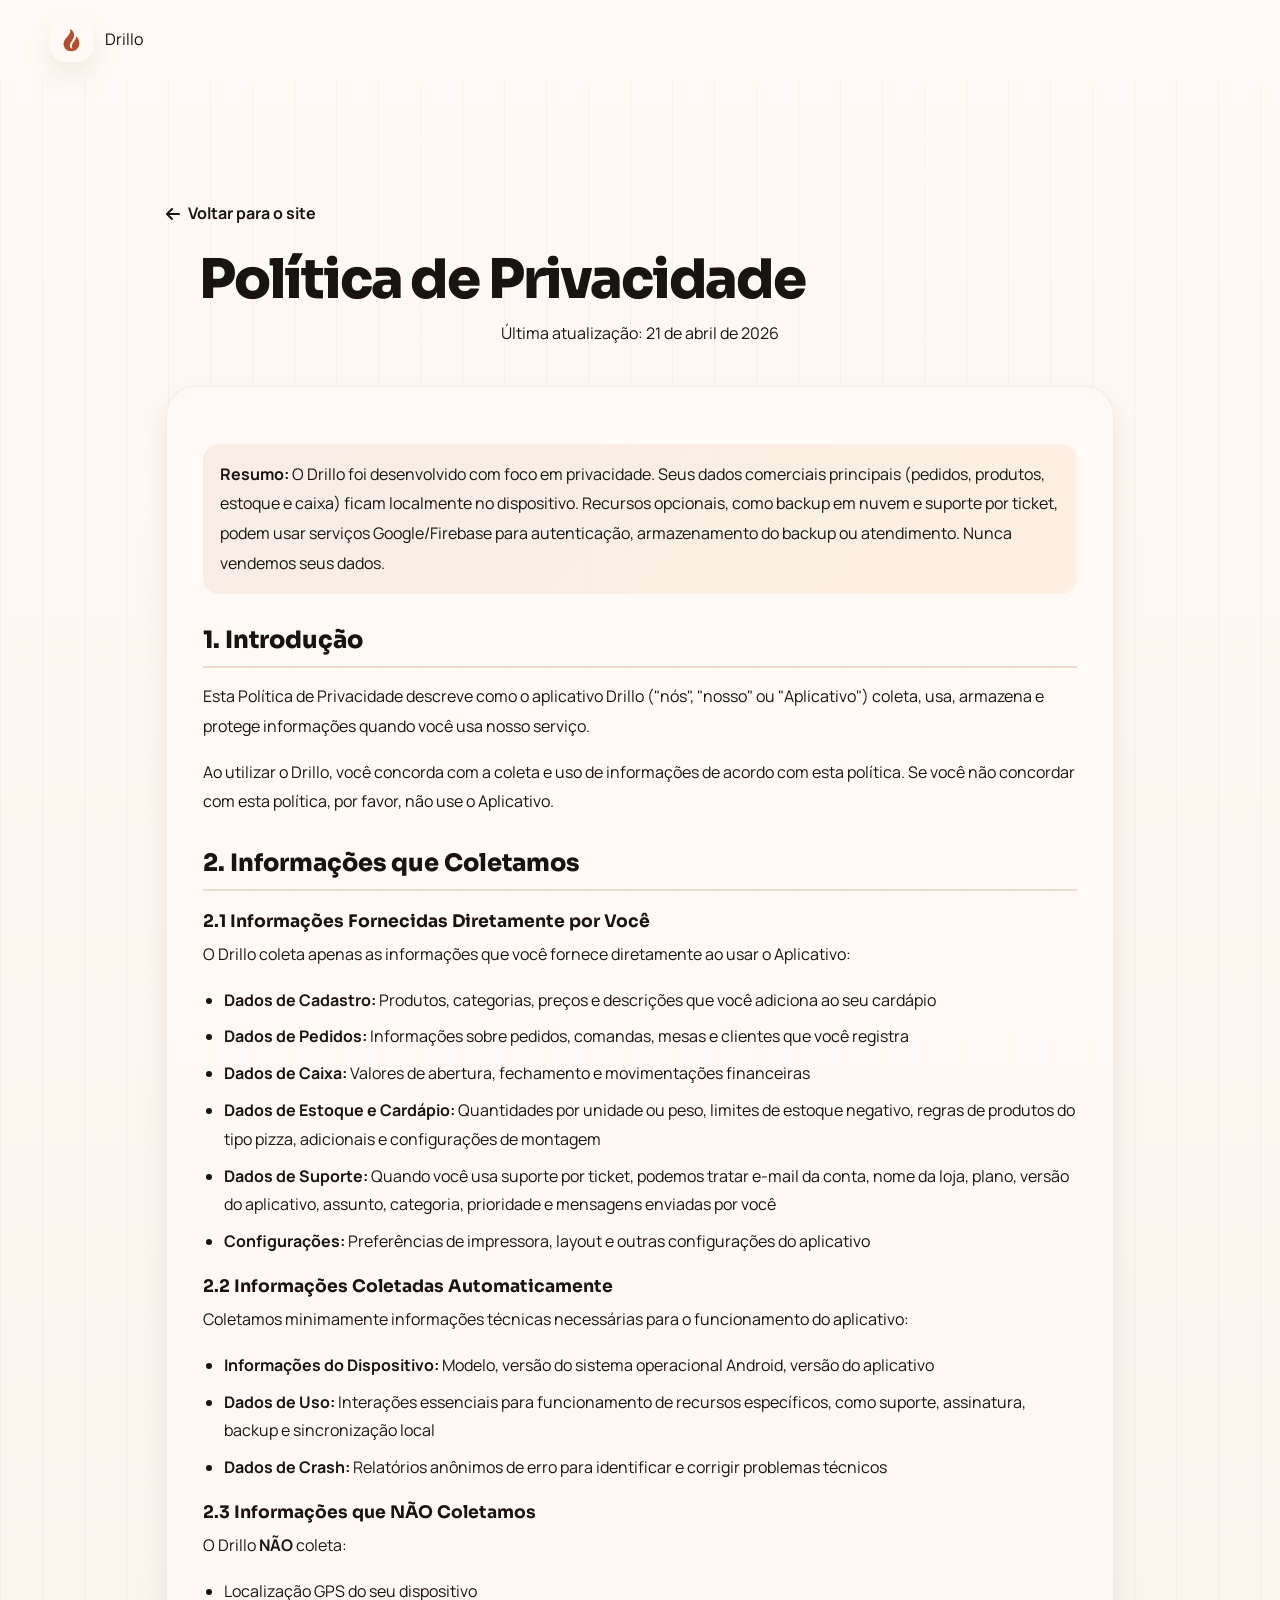
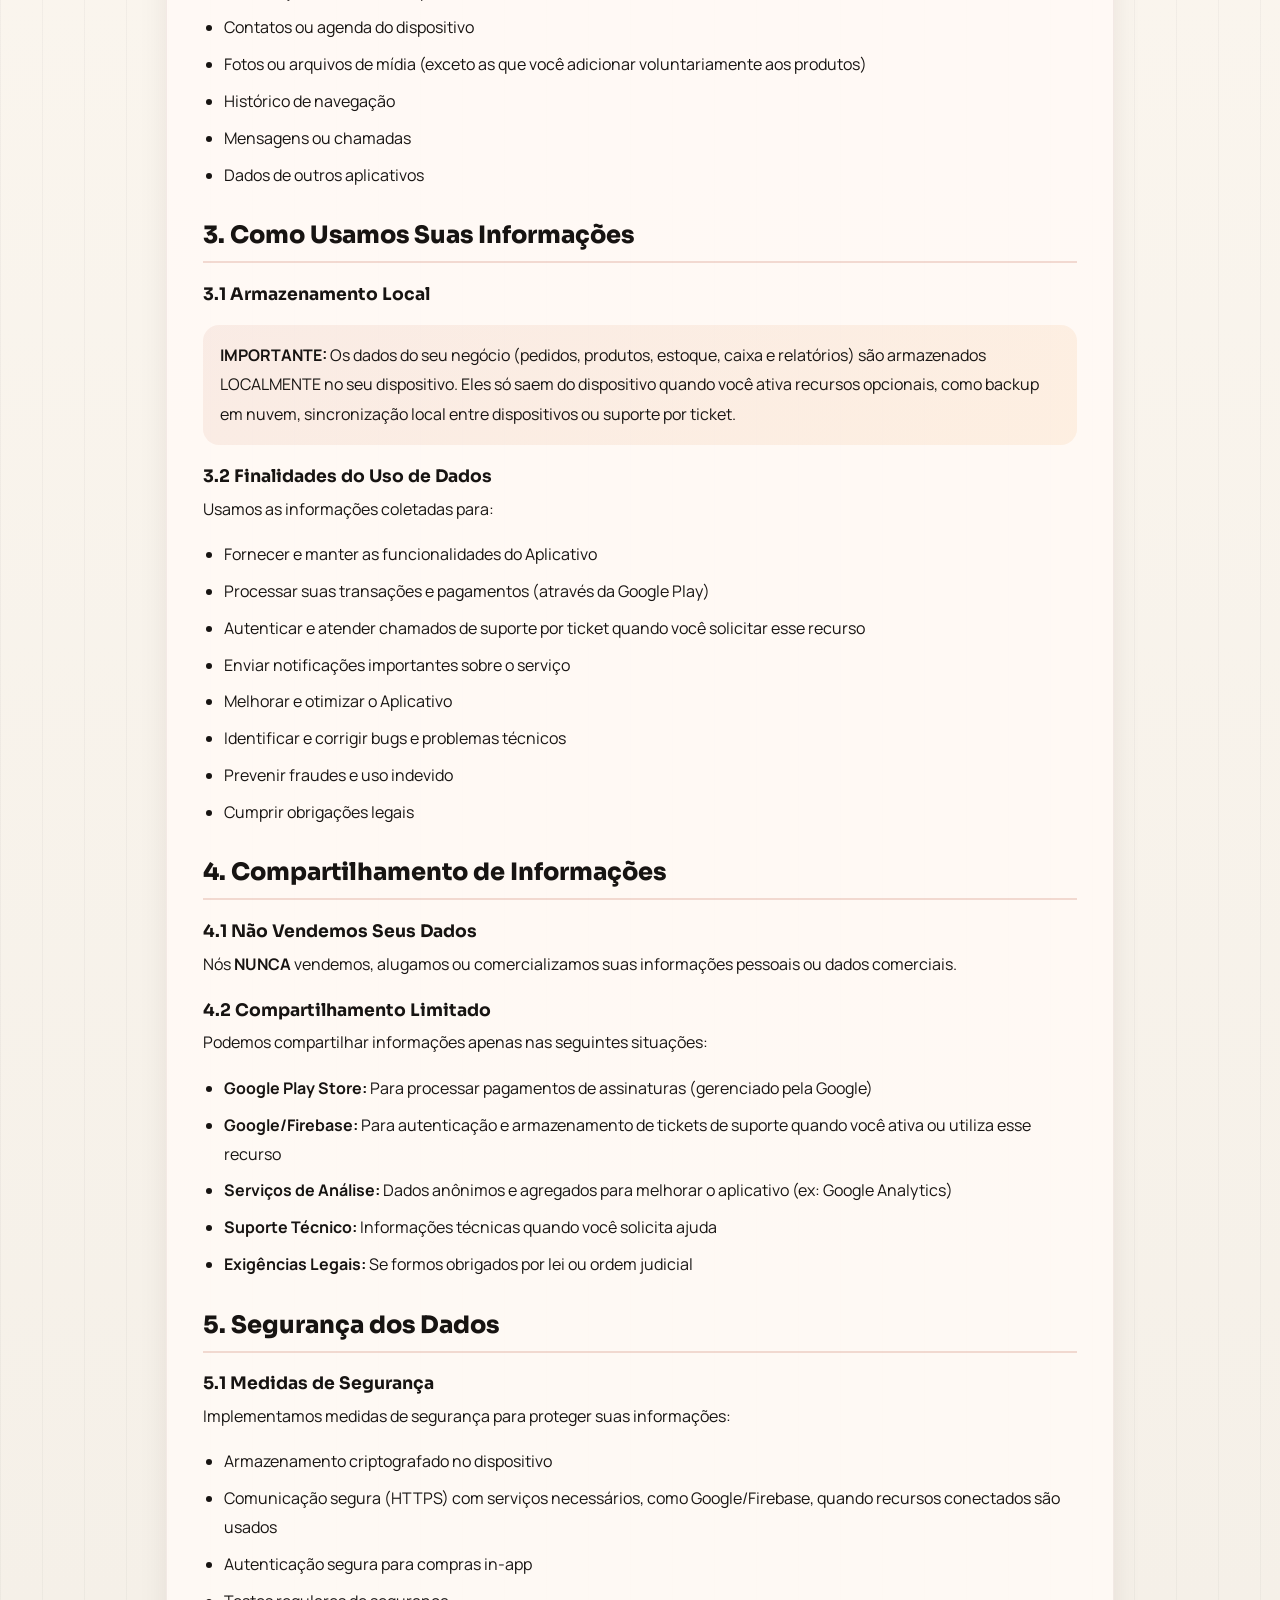
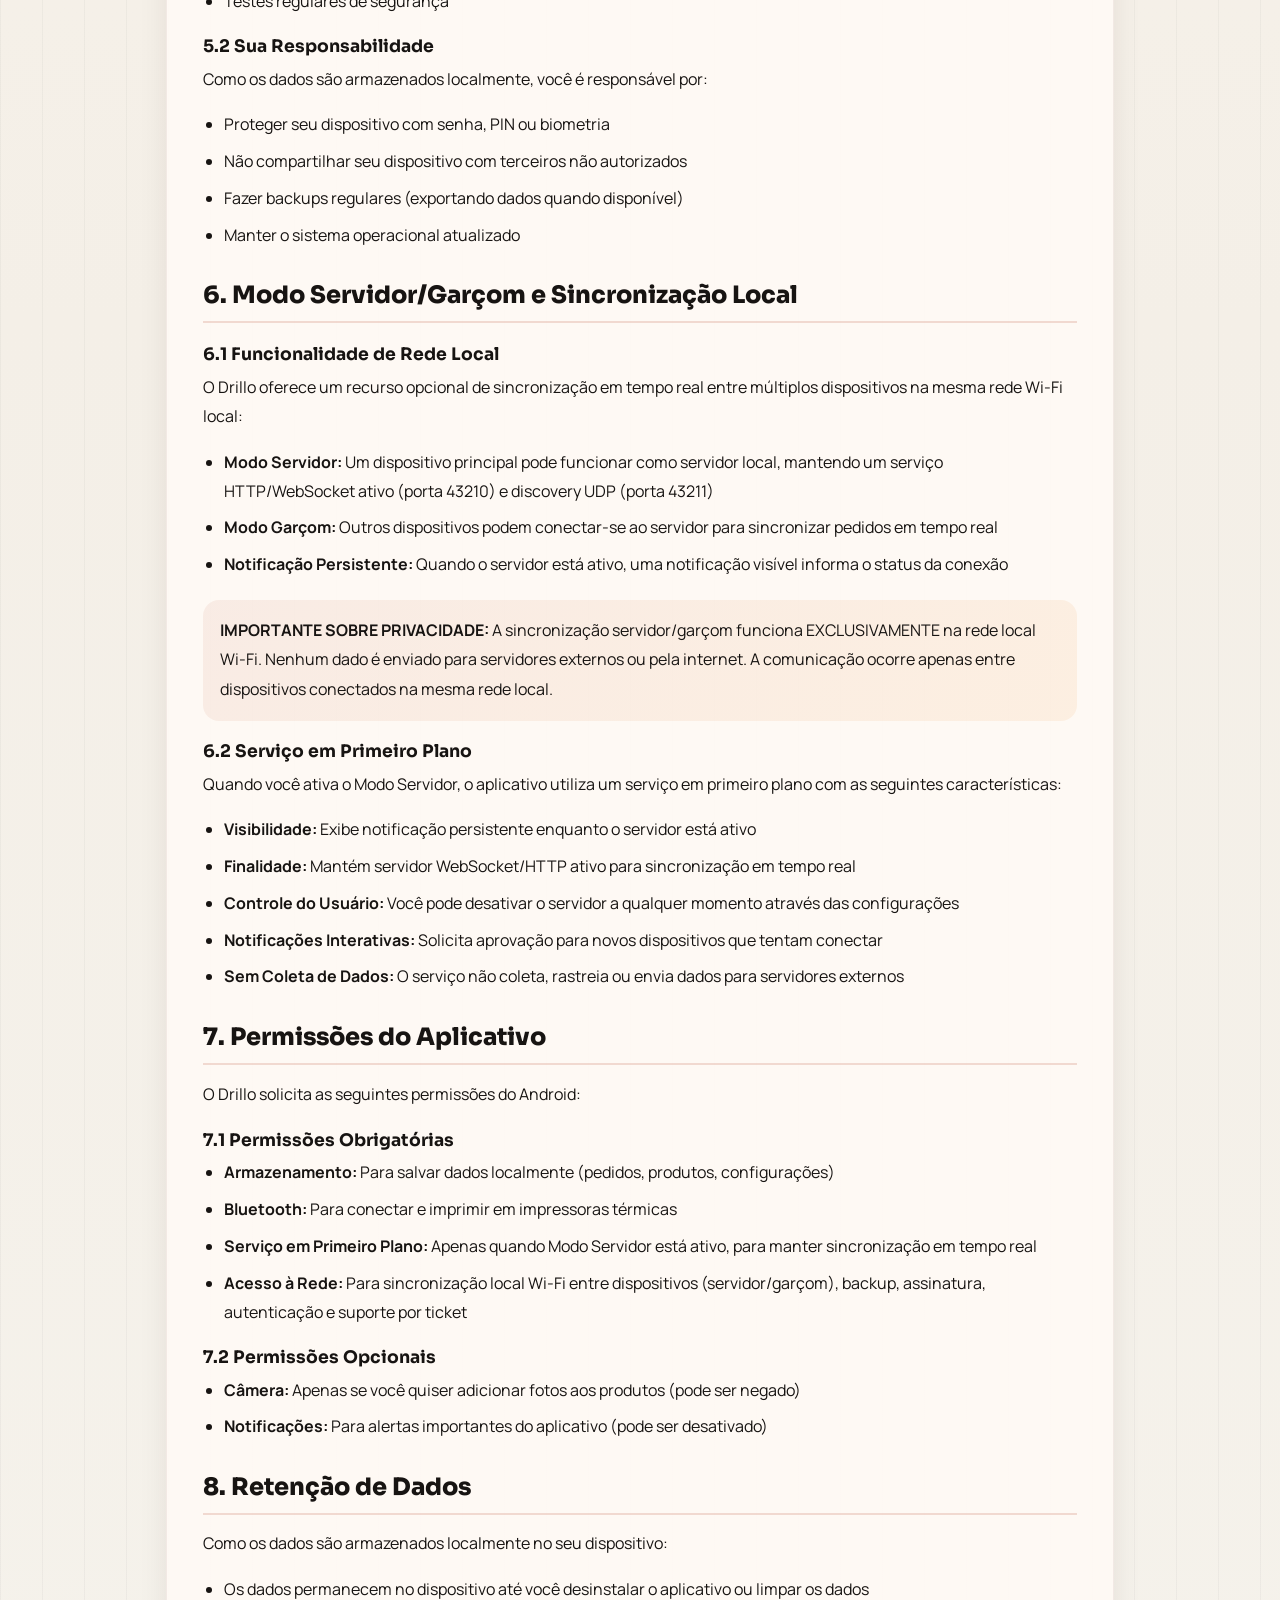
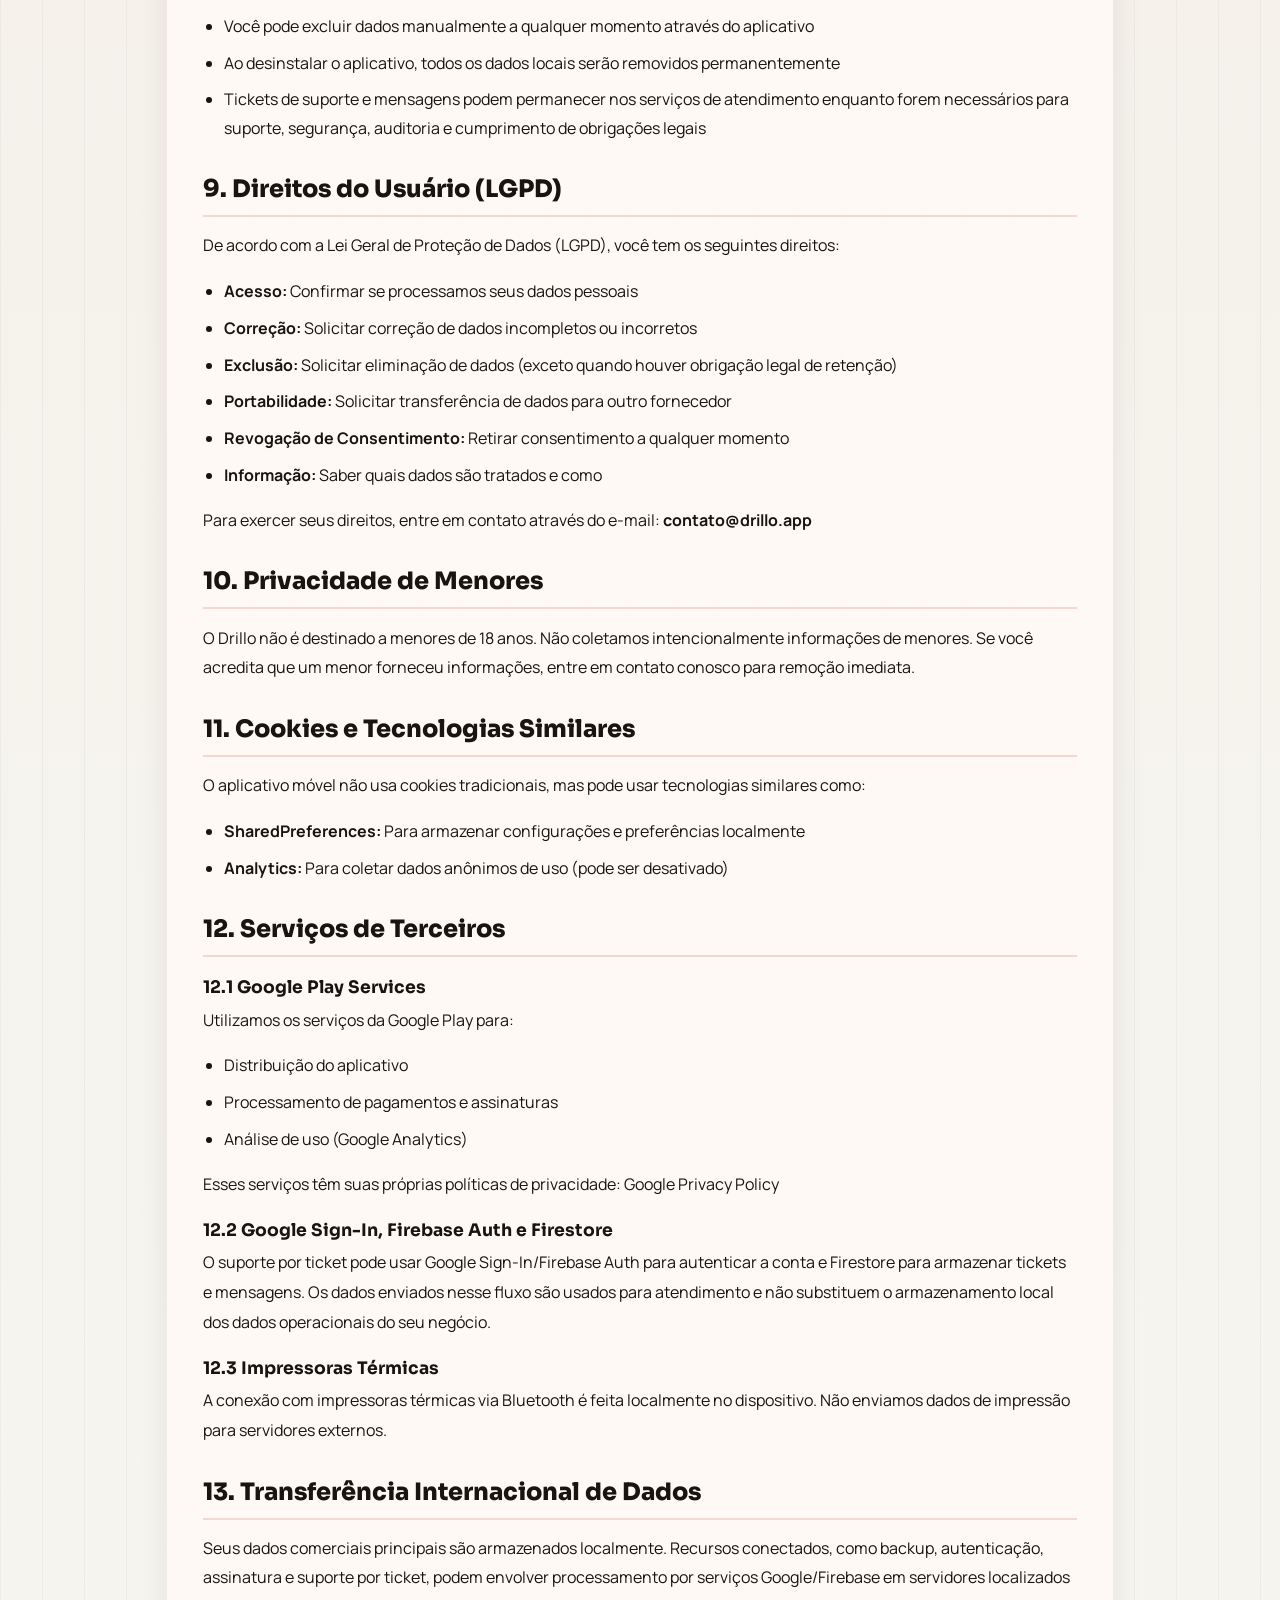
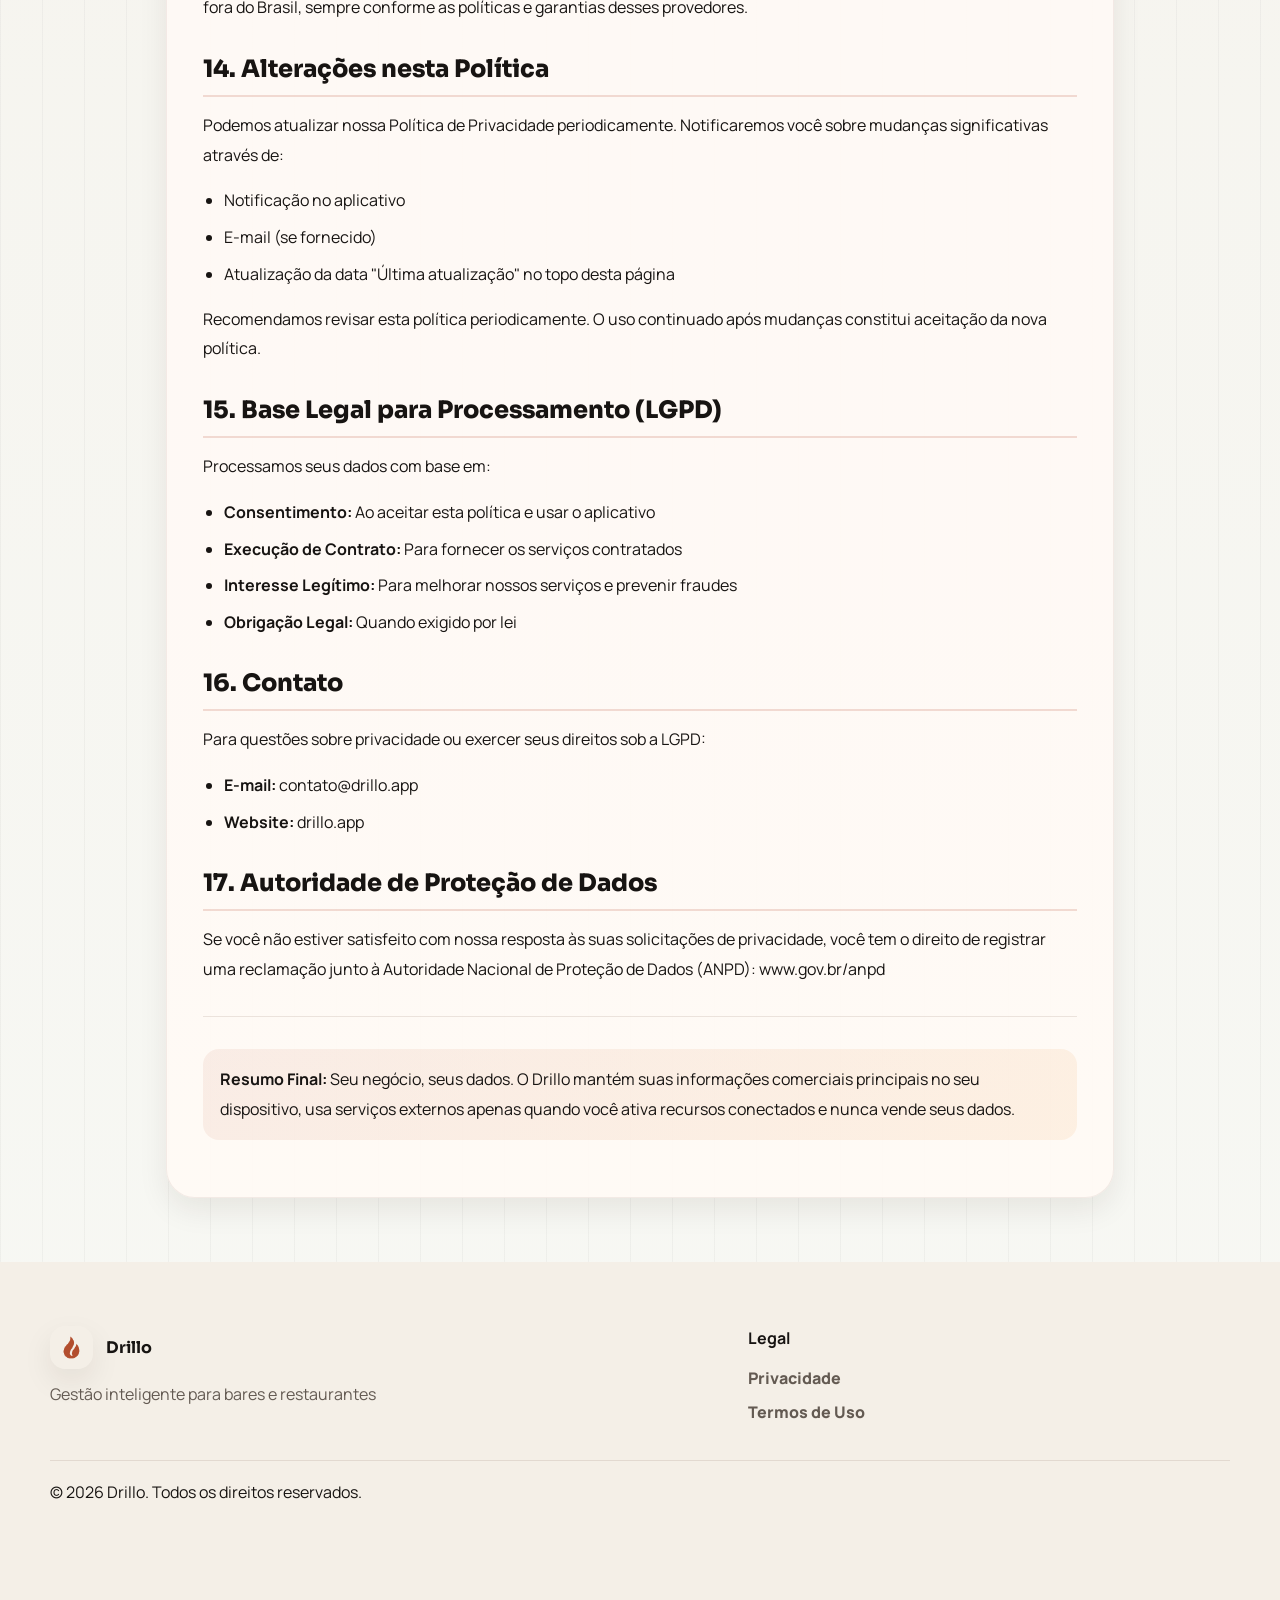
<file: drillocomanda/politica-de-privacidade.html>
<!DOCTYPE html>
<html lang="pt-BR">
<head>
    <meta charset="UTF-8">
    <meta name="viewport" content="width=device-width, initial-scale=1.0">
    <meta name="description" content="Política de Privacidade do Drillo - Como coletamos, usamos e protegemos seus dados">
    <title>Política de Privacidade - Drillo</title>
    
    <link rel="icon" type="image/png" href="images/favicon.png">
    <link rel="preconnect" href="https://fonts.googleapis.com">
    <link rel="preconnect" href="https://fonts.gstatic.com" crossorigin>
    <link href="https://fonts.googleapis.com/css2?family=Manrope:wght@400;500;600;700;800&family=Sora:wght@600;700;800&display=swap" rel="stylesheet">
    <link rel="stylesheet" href="https://cdnjs.cloudflare.com/ajax/libs/font-awesome/6.4.0/css/all.min.css">
    <link rel="stylesheet" href="style.css">
    
    <style>
        .legal-page {
            padding: 7.5rem 0 4rem;
            min-height: 100vh;
            background: transparent;
        }

        .legal-container {
            max-width: 980px;
            margin: 0 auto;
            padding: 0 1rem;
        }

        .legal-header {
            text-align: center;
            margin-bottom: 2.5rem;
        }

        .legal-title {
            margin-bottom: 0.8rem;
            font-family: "Sora", sans-serif;
            font-size: clamp(2.2rem, 5vw, 3.4rem);
            font-weight: 800;
            line-height: 1.05;
            letter-spacing: -0.04em;
            color: var(--text);
        }

        .legal-date {
            color: var(--text-soft);
            font-size: 1rem;
        }

        .legal-content {
            background: rgba(255, 250, 246, 0.9);
            padding: clamp(1.4rem, 2.8vw, 2.4rem);
            border: 1px solid rgba(98, 58, 43, 0.08);
            border-radius: 1.8rem;
            box-shadow: var(--shadow-sm);
        }

        .legal-content h2 {
            margin-top: 2rem;
            margin-bottom: 0.9rem;
            padding-bottom: 0.7rem;
            border-bottom: 2px solid rgba(185, 76, 45, 0.18);
            font-family: "Sora", sans-serif;
            font-size: 1.5rem;
            line-height: 1.2;
            color: var(--text);
        }

        .legal-content h2:first-child {
            margin-top: 0;
        }

        .legal-content h3 {
            margin-top: 1.4rem;
            margin-bottom: 0.55rem;
            font-size: 1.08rem;
            color: var(--text);
        }

        .legal-content p {
            margin-bottom: 1rem;
            color: var(--text-soft);
            line-height: 1.85;
        }

        .legal-content ul,
        .legal-content ol {
            margin: 0 0 1rem 1.35rem;
        }

        .legal-content li {
            margin-bottom: 0.5rem;
            color: var(--text-soft);
            line-height: 1.8;
        }

        .legal-content strong {
            color: var(--text);
            font-weight: 700;
        }

        .highlight-box {
            padding: 1rem 1.1rem;
            margin: 1.3rem 0;
            border-left: 4px solid var(--primary);
            border-radius: 1rem;
            background: linear-gradient(135deg, rgba(185, 76, 45, 0.08), rgba(242, 165, 87, 0.12));
        }

        .highlight-box p {
            margin-bottom: 0;
        }

        .back-button {
            display: inline-flex;
            align-items: center;
            gap: 0.5rem;
            margin-bottom: 1.5rem;
            color: var(--primary);
            font-weight: 700;
            transition: transform var(--transition), color var(--transition);
        }

        .back-button:hover {
            transform: translateX(-4px);
            color: var(--primary-strong);
        }

        .logo-icon {
            width: 2.7rem;
            height: 2.7rem;
            border-radius: 0.95rem;
            object-fit: cover;
            background: var(--white);
            box-shadow: var(--shadow-sm);
        }

        .footer-content {
            display: grid;
            grid-template-columns: 1.4fr 1fr;
            gap: 1.4rem;
            padding-bottom: 1.6rem;
            border-bottom: 1px solid rgba(98, 58, 43, 0.12);
        }

        .footer-section h4 {
            margin-bottom: 0.9rem;
            font-size: 1rem;
            color: var(--text);
        }

        .footer-section ul {
            list-style: none;
            margin: 0;
            padding: 0;
        }

        .footer-section li {
            margin-bottom: 0.55rem;
        }

        .footer-logo {
            display: inline-flex;
            align-items: center;
            gap: 0.8rem;
            margin-bottom: 0.8rem;
            font-family: "Sora", sans-serif;
            font-weight: 700;
        }

        .footer-bottom {
            padding-top: 1.2rem;
        }

        .footer-bottom p {
            color: var(--text-soft);
        }

        @media (max-width: 700px) {
            .legal-page {
                padding-top: 6.7rem;
            }

            .footer-content {
                grid-template-columns: 1fr;
            }
        }
    </style>
</head>
<body>
    <!-- Navbar -->
    <nav class="navbar">
        <div class="container">
            <div class="nav-content">
                <a href="index.html" class="logo">
                    <img src="images/Drillo_logo_512x512.png" alt="Drillo Logo" class="logo-icon">
                    <span>Drillo</span>
                </a>
            </div>
        </div>
    </nav>

    <!-- Legal Content -->
    <section class="legal-page">
        <div class="legal-container">
            <a href="index.html" class="back-button">
                <i class="fas fa-arrow-left"></i> Voltar para o site
            </a>
            
            <div class="legal-header">
                <h1 class="legal-title">Política de Privacidade</h1>
                <p class="legal-date">Última atualização: 21 de abril de 2026</p>
            </div>
            
            <div class="legal-content">
                <div class="highlight-box">
                    <p><strong>Resumo:</strong> O Drillo foi desenvolvido com foco em privacidade. Seus dados comerciais principais (pedidos, produtos, estoque e caixa) ficam localmente no dispositivo. Recursos opcionais, como backup em nuvem e suporte por ticket, podem usar serviços Google/Firebase para autenticação, armazenamento do backup ou atendimento. Nunca vendemos seus dados.</p>
                </div>

                <h2>1. Introdução</h2>
                <p>Esta Política de Privacidade descreve como o aplicativo Drillo ("nós", "nosso" ou "Aplicativo") coleta, usa, armazena e protege informações quando você usa nosso serviço.</p>
                <p>Ao utilizar o Drillo, você concorda com a coleta e uso de informações de acordo com esta política. Se você não concordar com esta política, por favor, não use o Aplicativo.</p>

                <h2>2. Informações que Coletamos</h2>

                <h3>2.1 Informações Fornecidas Diretamente por Você</h3>
                <p>O Drillo coleta apenas as informações que você fornece diretamente ao usar o Aplicativo:</p>
                <ul>
                    <li><strong>Dados de Cadastro:</strong> Produtos, categorias, preços e descrições que você adiciona ao seu cardápio</li>
                    <li><strong>Dados de Pedidos:</strong> Informações sobre pedidos, comandas, mesas e clientes que você registra</li>
                    <li><strong>Dados de Caixa:</strong> Valores de abertura, fechamento e movimentações financeiras</li>
                    <li><strong>Dados de Estoque e Cardápio:</strong> Quantidades por unidade ou peso, limites de estoque negativo, regras de produtos do tipo pizza, adicionais e configurações de montagem</li>
                    <li><strong>Dados de Suporte:</strong> Quando você usa suporte por ticket, podemos tratar e-mail da conta, nome da loja, plano, versão do aplicativo, assunto, categoria, prioridade e mensagens enviadas por você</li>
                    <li><strong>Configurações:</strong> Preferências de impressora, layout e outras configurações do aplicativo</li>
                </ul>

                <h3>2.2 Informações Coletadas Automaticamente</h3>
                <p>Coletamos minimamente informações técnicas necessárias para o funcionamento do aplicativo:</p>
                <ul>
                    <li><strong>Informações do Dispositivo:</strong> Modelo, versão do sistema operacional Android, versão do aplicativo</li>
                    <li><strong>Dados de Uso:</strong> Interações essenciais para funcionamento de recursos específicos, como suporte, assinatura, backup e sincronização local</li>
                    <li><strong>Dados de Crash:</strong> Relatórios anônimos de erro para identificar e corrigir problemas técnicos</li>
                </ul>

                <h3>2.3 Informações que NÃO Coletamos</h3>
                <p>O Drillo <strong>NÃO</strong> coleta:</p>
                <ul>
                    <li>Localização GPS do seu dispositivo</li>
                    <li>Contatos ou agenda do dispositivo</li>
                    <li>Fotos ou arquivos de mídia (exceto as que você adicionar voluntariamente aos produtos)</li>
                    <li>Histórico de navegação</li>
                    <li>Mensagens ou chamadas</li>
                    <li>Dados de outros aplicativos</li>
                </ul>

                <h2>3. Como Usamos Suas Informações</h2>

                <h3>3.1 Armazenamento Local</h3>
                <div class="highlight-box">
                    <p><strong>IMPORTANTE:</strong> Os dados do seu negócio (pedidos, produtos, estoque, caixa e relatórios) são armazenados LOCALMENTE no seu dispositivo. Eles só saem do dispositivo quando você ativa recursos opcionais, como backup em nuvem, sincronização local entre dispositivos ou suporte por ticket.</p>
                </div>

                <h3>3.2 Finalidades do Uso de Dados</h3>
                <p>Usamos as informações coletadas para:</p>
                <ul>
                    <li>Fornecer e manter as funcionalidades do Aplicativo</li>
                    <li>Processar suas transações e pagamentos (através da Google Play)</li>
                    <li>Autenticar e atender chamados de suporte por ticket quando você solicitar esse recurso</li>
                    <li>Enviar notificações importantes sobre o serviço</li>
                    <li>Melhorar e otimizar o Aplicativo</li>
                    <li>Identificar e corrigir bugs e problemas técnicos</li>
                    <li>Prevenir fraudes e uso indevido</li>
                    <li>Cumprir obrigações legais</li>
                </ul>

                <h2>4. Compartilhamento de Informações</h2>

                <h3>4.1 Não Vendemos Seus Dados</h3>
                <p>Nós <strong>NUNCA</strong> vendemos, alugamos ou comercializamos suas informações pessoais ou dados comerciais.</p>

                <h3>4.2 Compartilhamento Limitado</h3>
                <p>Podemos compartilhar informações apenas nas seguintes situações:</p>
                <ul>
                    <li><strong>Google Play Store:</strong> Para processar pagamentos de assinaturas (gerenciado pela Google)</li>
                    <li><strong>Google/Firebase:</strong> Para autenticação e armazenamento de tickets de suporte quando você ativa ou utiliza esse recurso</li>
                    <li><strong>Serviços de Análise:</strong> Dados anônimos e agregados para melhorar o aplicativo (ex: Google Analytics)</li>
                    <li><strong>Suporte Técnico:</strong> Informações técnicas quando você solicita ajuda</li>
                    <li><strong>Exigências Legais:</strong> Se formos obrigados por lei ou ordem judicial</li>
                </ul>

                <h2>5. Segurança dos Dados</h2>

                <h3>5.1 Medidas de Segurança</h3>
                <p>Implementamos medidas de segurança para proteger suas informações:</p>
                <ul>
                    <li>Armazenamento criptografado no dispositivo</li>
                    <li>Comunicação segura (HTTPS) com serviços necessários, como Google/Firebase, quando recursos conectados são usados</li>
                    <li>Autenticação segura para compras in-app</li>
                    <li>Testes regulares de segurança</li>
                </ul>

                <h3>5.2 Sua Responsabilidade</h3>
                <p>Como os dados são armazenados localmente, você é responsável por:</p>
                <ul>
                    <li>Proteger seu dispositivo com senha, PIN ou biometria</li>
                    <li>Não compartilhar seu dispositivo com terceiros não autorizados</li>
                    <li>Fazer backups regulares (exportando dados quando disponível)</li>
                    <li>Manter o sistema operacional atualizado</li>
                </ul>

                <h2>6. Modo Servidor/Garçom e Sincronização Local</h2>
                
                <h3>6.1 Funcionalidade de Rede Local</h3>
                <p>O Drillo oferece um recurso opcional de sincronização em tempo real entre múltiplos dispositivos na mesma rede Wi-Fi local:</p>
                <ul>
                    <li><strong>Modo Servidor:</strong> Um dispositivo principal pode funcionar como servidor local, mantendo um serviço HTTP/WebSocket ativo (porta 43210) e discovery UDP (porta 43211)</li>
                    <li><strong>Modo Garçom:</strong> Outros dispositivos podem conectar-se ao servidor para sincronizar pedidos em tempo real</li>
                    <li><strong>Notificação Persistente:</strong> Quando o servidor está ativo, uma notificação visível informa o status da conexão</li>
                </ul>

                <div class="highlight-box">
                    <p><strong>IMPORTANTE SOBRE PRIVACIDADE:</strong> A sincronização servidor/garçom funciona EXCLUSIVAMENTE na rede local Wi-Fi. Nenhum dado é enviado para servidores externos ou pela internet. A comunicação ocorre apenas entre dispositivos conectados na mesma rede local.</p>
                </div>

                <h3>6.2 Serviço em Primeiro Plano</h3>
                <p>Quando você ativa o Modo Servidor, o aplicativo utiliza um serviço em primeiro plano com as seguintes características:</p>
                <ul>
                    <li><strong>Visibilidade:</strong> Exibe notificação persistente enquanto o servidor está ativo</li>
                    <li><strong>Finalidade:</strong> Mantém servidor WebSocket/HTTP ativo para sincronização em tempo real</li>
                    <li><strong>Controle do Usuário:</strong> Você pode desativar o servidor a qualquer momento através das configurações</li>
                    <li><strong>Notificações Interativas:</strong> Solicita aprovação para novos dispositivos que tentam conectar</li>
                    <li><strong>Sem Coleta de Dados:</strong> O serviço não coleta, rastreia ou envia dados para servidores externos</li>
                </ul>

                <h2>7. Permissões do Aplicativo</h2>
                <p>O Drillo solicita as seguintes permissões do Android:</p>

                <h3>7.1 Permissões Obrigatórias</h3>
                <ul>
                    <li><strong>Armazenamento:</strong> Para salvar dados localmente (pedidos, produtos, configurações)</li>
                    <li><strong>Bluetooth:</strong> Para conectar e imprimir em impressoras térmicas</li>
                    <li><strong>Serviço em Primeiro Plano:</strong> Apenas quando Modo Servidor está ativo, para manter sincronização em tempo real</li>
                    <li><strong>Acesso à Rede:</strong> Para sincronização local Wi-Fi entre dispositivos (servidor/garçom), backup, assinatura, autenticação e suporte por ticket</li>
                </ul>

                <h3>7.2 Permissões Opcionais</h3>
                <ul>
                    <li><strong>Câmera:</strong> Apenas se você quiser adicionar fotos aos produtos (pode ser negado)</li>
                    <li><strong>Notificações:</strong> Para alertas importantes do aplicativo (pode ser desativado)</li>
                </ul>

                <h2>8. Retenção de Dados</h2>
                <p>Como os dados são armazenados localmente no seu dispositivo:</p>
                <ul>
                    <li>Os dados permanecem no dispositivo até você desinstalar o aplicativo ou limpar os dados</li>
                    <li>Você pode excluir dados manualmente a qualquer momento através do aplicativo</li>
                    <li>Ao desinstalar o aplicativo, todos os dados locais serão removidos permanentemente</li>
                    <li>Tickets de suporte e mensagens podem permanecer nos serviços de atendimento enquanto forem necessários para suporte, segurança, auditoria e cumprimento de obrigações legais</li>
                </ul>

                <h2>9. Direitos do Usuário (LGPD)</h2>
                <p>De acordo com a Lei Geral de Proteção de Dados (LGPD), você tem os seguintes direitos:</p>
                <ul>
                    <li><strong>Acesso:</strong> Confirmar se processamos seus dados pessoais</li>
                    <li><strong>Correção:</strong> Solicitar correção de dados incompletos ou incorretos</li>
                    <li><strong>Exclusão:</strong> Solicitar eliminação de dados (exceto quando houver obrigação legal de retenção)</li>
                    <li><strong>Portabilidade:</strong> Solicitar transferência de dados para outro fornecedor</li>
                    <li><strong>Revogação de Consentimento:</strong> Retirar consentimento a qualquer momento</li>
                    <li><strong>Informação:</strong> Saber quais dados são tratados e como</li>
                </ul>
                <p>Para exercer seus direitos, entre em contato através do e-mail: <strong>contato@drillo.app</strong></p>

                <h2>10. Privacidade de Menores</h2>
                <p>O Drillo não é destinado a menores de 18 anos. Não coletamos intencionalmente informações de menores. Se você acredita que um menor forneceu informações, entre em contato conosco para remoção imediata.</p>

                <h2>11. Cookies e Tecnologias Similares</h2>
                <p>O aplicativo móvel não usa cookies tradicionais, mas pode usar tecnologias similares como:</p>
                <ul>
                    <li><strong>SharedPreferences:</strong> Para armazenar configurações e preferências localmente</li>
                    <li><strong>Analytics:</strong> Para coletar dados anônimos de uso (pode ser desativado)</li>
                </ul>

                <h2>12. Serviços de Terceiros</h2>

                <h3>12.1 Google Play Services</h3>
                <p>Utilizamos os serviços da Google Play para:</p>
                <ul>
                    <li>Distribuição do aplicativo</li>
                    <li>Processamento de pagamentos e assinaturas</li>
                    <li>Análise de uso (Google Analytics)</li>
                </ul>
                <p>Esses serviços têm suas próprias políticas de privacidade: <a href="https://policies.google.com/privacy" target="_blank">Google Privacy Policy</a></p>

                <h3>12.2 Google Sign-In, Firebase Auth e Firestore</h3>
                <p>O suporte por ticket pode usar Google Sign-In/Firebase Auth para autenticar a conta e Firestore para armazenar tickets e mensagens. Os dados enviados nesse fluxo são usados para atendimento e não substituem o armazenamento local dos dados operacionais do seu negócio.</p>

                <h3>12.3 Impressoras Térmicas</h3>
                <p>A conexão com impressoras térmicas via Bluetooth é feita localmente no dispositivo. Não enviamos dados de impressão para servidores externos.</p>

                <h2>13. Transferência Internacional de Dados</h2>
                <p>Seus dados comerciais principais são armazenados localmente. Recursos conectados, como backup, autenticação, assinatura e suporte por ticket, podem envolver processamento por serviços Google/Firebase em servidores localizados fora do Brasil, sempre conforme as políticas e garantias desses provedores.</p>

                <h2>14. Alterações nesta Política</h2>
                <p>Podemos atualizar nossa Política de Privacidade periodicamente. Notificaremos você sobre mudanças significativas através de:</p>
                <ul>
                    <li>Notificação no aplicativo</li>
                    <li>E-mail (se fornecido)</li>
                    <li>Atualização da data "Última atualização" no topo desta página</li>
                </ul>
                <p>Recomendamos revisar esta política periodicamente. O uso continuado após mudanças constitui aceitação da nova política.</p>

                <h2>15. Base Legal para Processamento (LGPD)</h2>
                <p>Processamos seus dados com base em:</p>
                <ul>
                    <li><strong>Consentimento:</strong> Ao aceitar esta política e usar o aplicativo</li>
                    <li><strong>Execução de Contrato:</strong> Para fornecer os serviços contratados</li>
                    <li><strong>Interesse Legítimo:</strong> Para melhorar nossos serviços e prevenir fraudes</li>
                    <li><strong>Obrigação Legal:</strong> Quando exigido por lei</li>
                </ul>

                <h2>16. Contato</h2>
                <p>Para questões sobre privacidade ou exercer seus direitos sob a LGPD:</p>
                <ul>
                    <li><strong>E-mail:</strong> contato@drillo.app</li>
                    <li><strong>Website:</strong> <a href="index.html">drillo.app</a></li>
                </ul>

                <h2>17. Autoridade de Proteção de Dados</h2>
                <p>Se você não estiver satisfeito com nossa resposta às suas solicitações de privacidade, você tem o direito de registrar uma reclamação junto à Autoridade Nacional de Proteção de Dados (ANPD): <a href="https://www.gov.br/anpd" target="_blank">www.gov.br/anpd</a></p>

                <hr style="margin: 2rem 0; border: none; border-top: 1px solid rgba(98, 58, 43, 0.12);">
                
                <div class="highlight-box">
                    <p><strong>Resumo Final:</strong> Seu negócio, seus dados. O Drillo mantém suas informações comerciais principais no seu dispositivo, usa serviços externos apenas quando você ativa recursos conectados e nunca vende seus dados.</p>
                </div>
            </div>
        </div>
    </section>

    <!-- Footer -->
    <footer class="footer">
        <div class="container">
            <div class="footer-content">
                <div class="footer-section">
                    <div class="footer-logo">
                        <img src="images/Drillo_logo_512x512.png" alt="Drillo Logo" class="logo-icon">
                        <span>Drillo</span>
                    </div>
                    <p>Gestão inteligente para bares e restaurantes</p>
                </div>

                <div class="footer-section">
                    <h4>Legal</h4>
                    <ul>
                        <li><a href="politica-de-privacidade.html">Privacidade</a></li>
                        <li><a href="termos-de-uso.html">Termos de Uso</a></li>
                    </ul>
                </div>
            </div>

            <div class="footer-bottom">
                <p>&copy; 2026 Drillo. Todos os direitos reservados.</p>
            </div>
        </div>
    </footer>
</body>
</html>
</file>
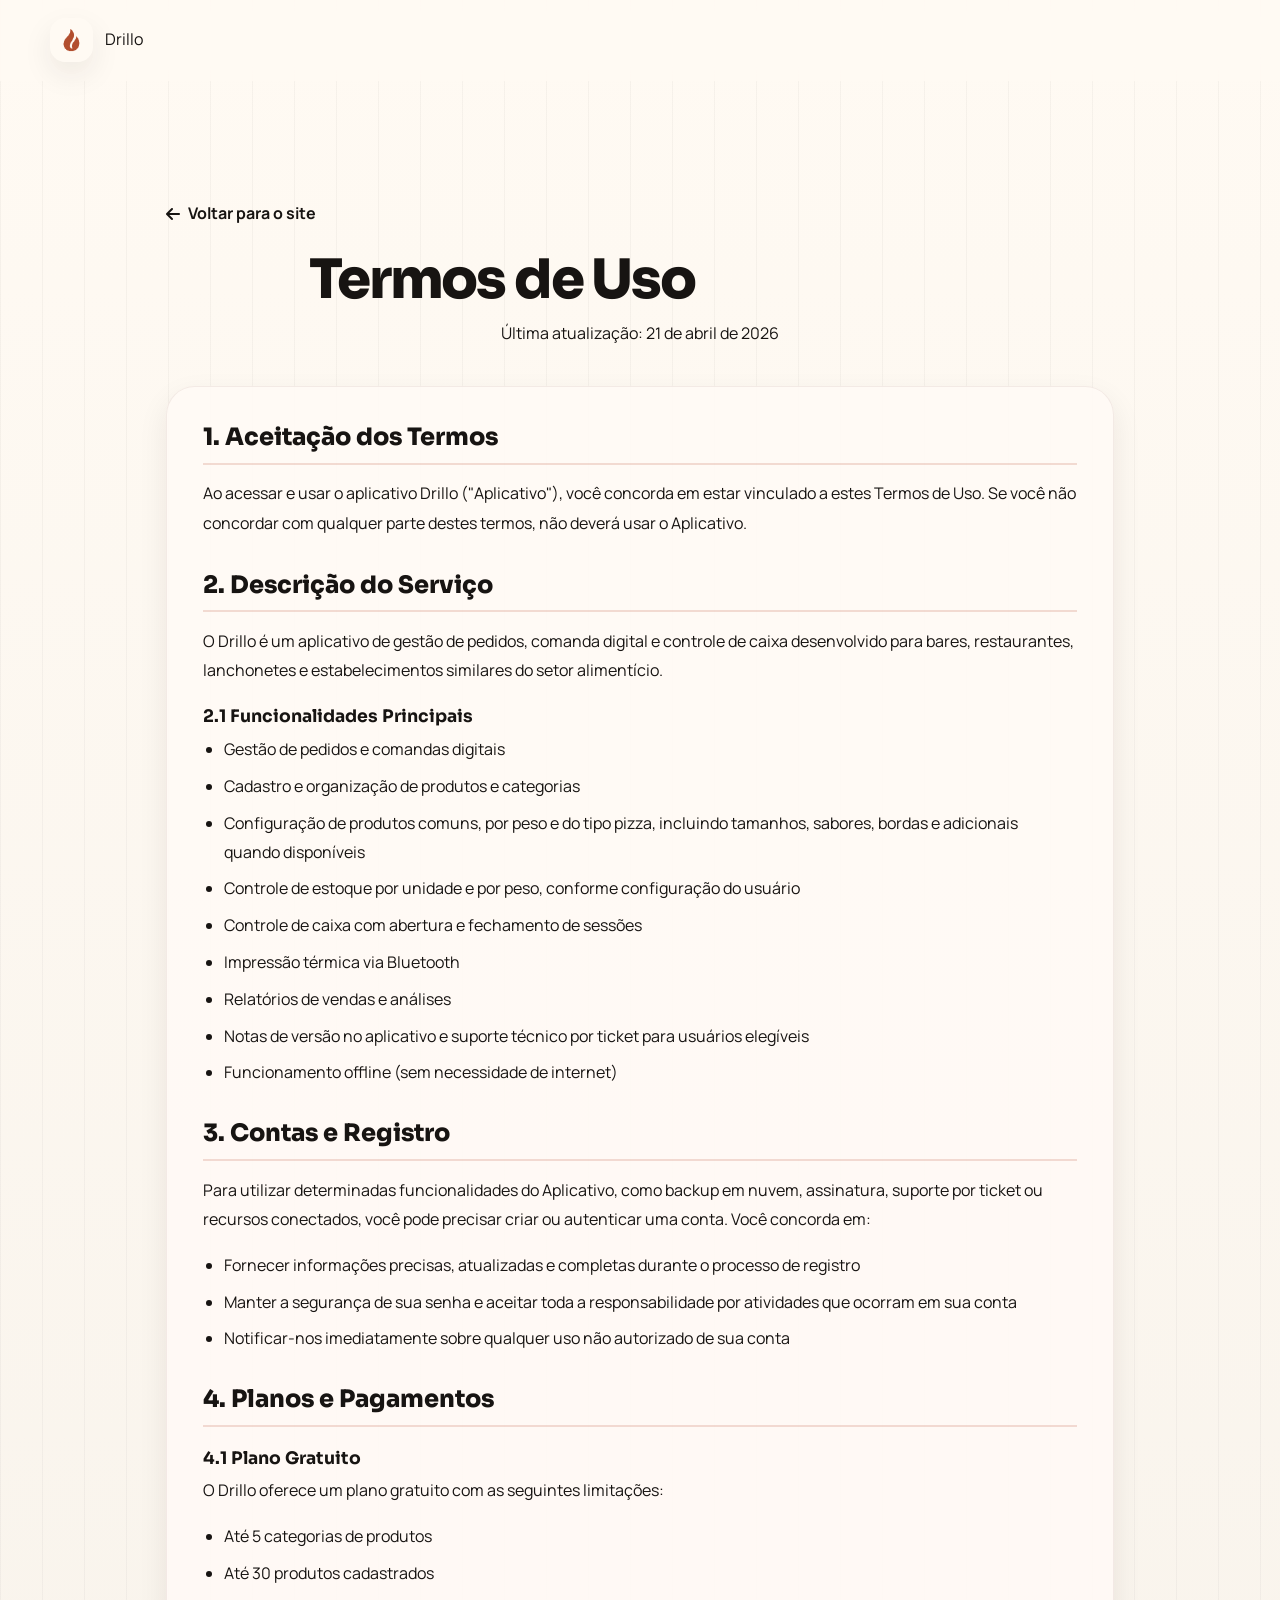
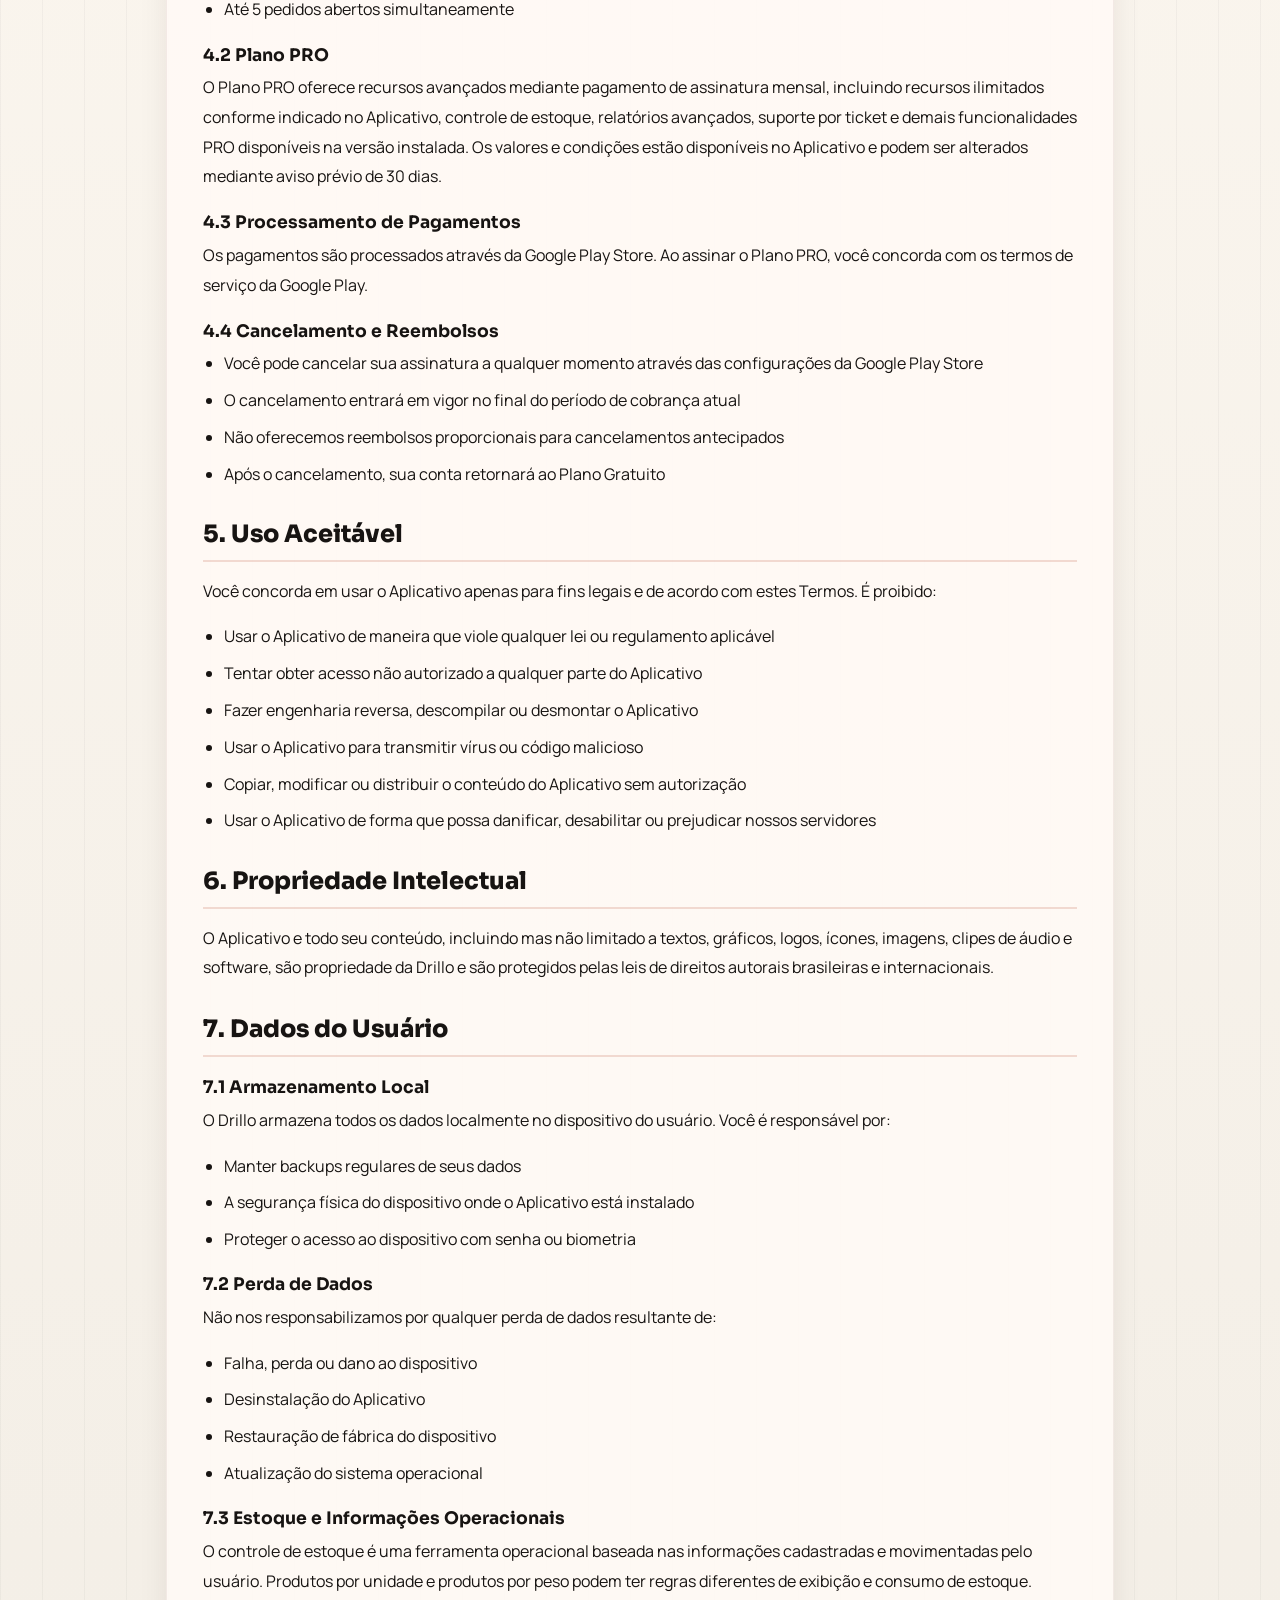
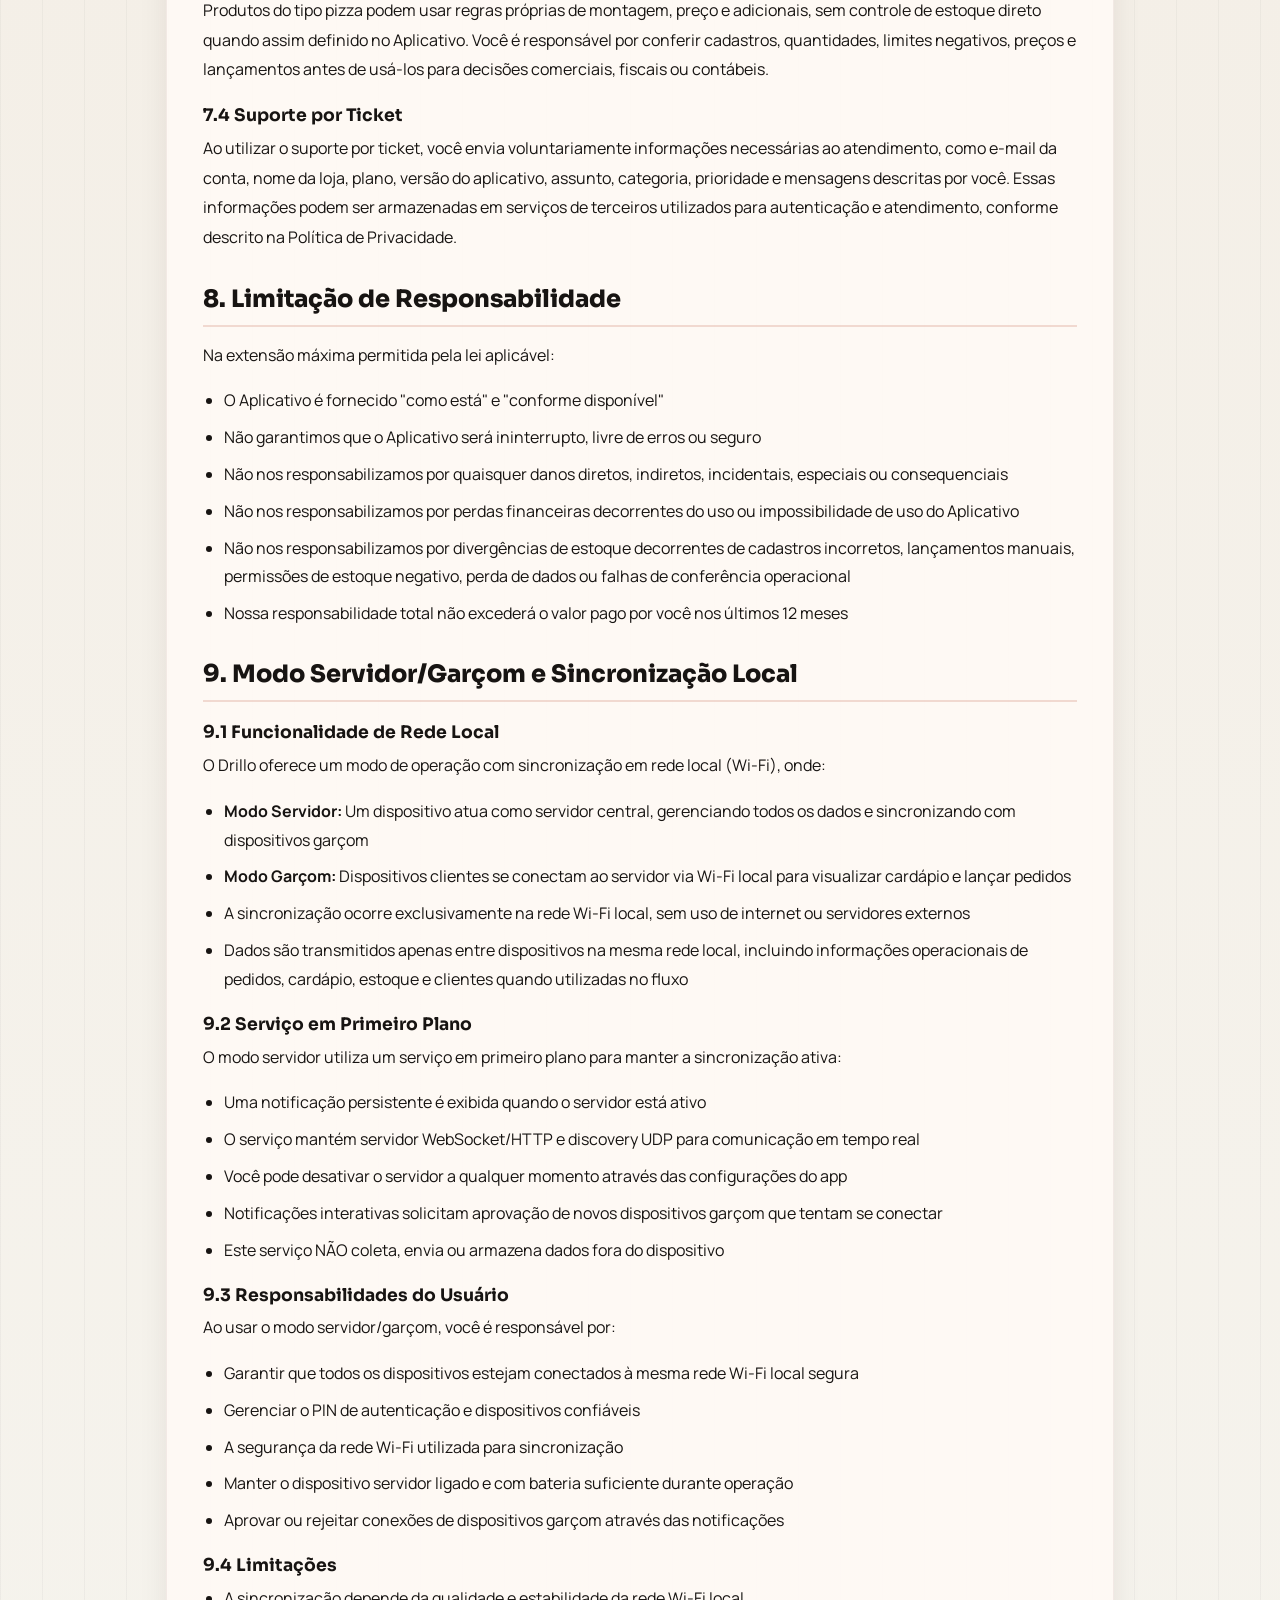
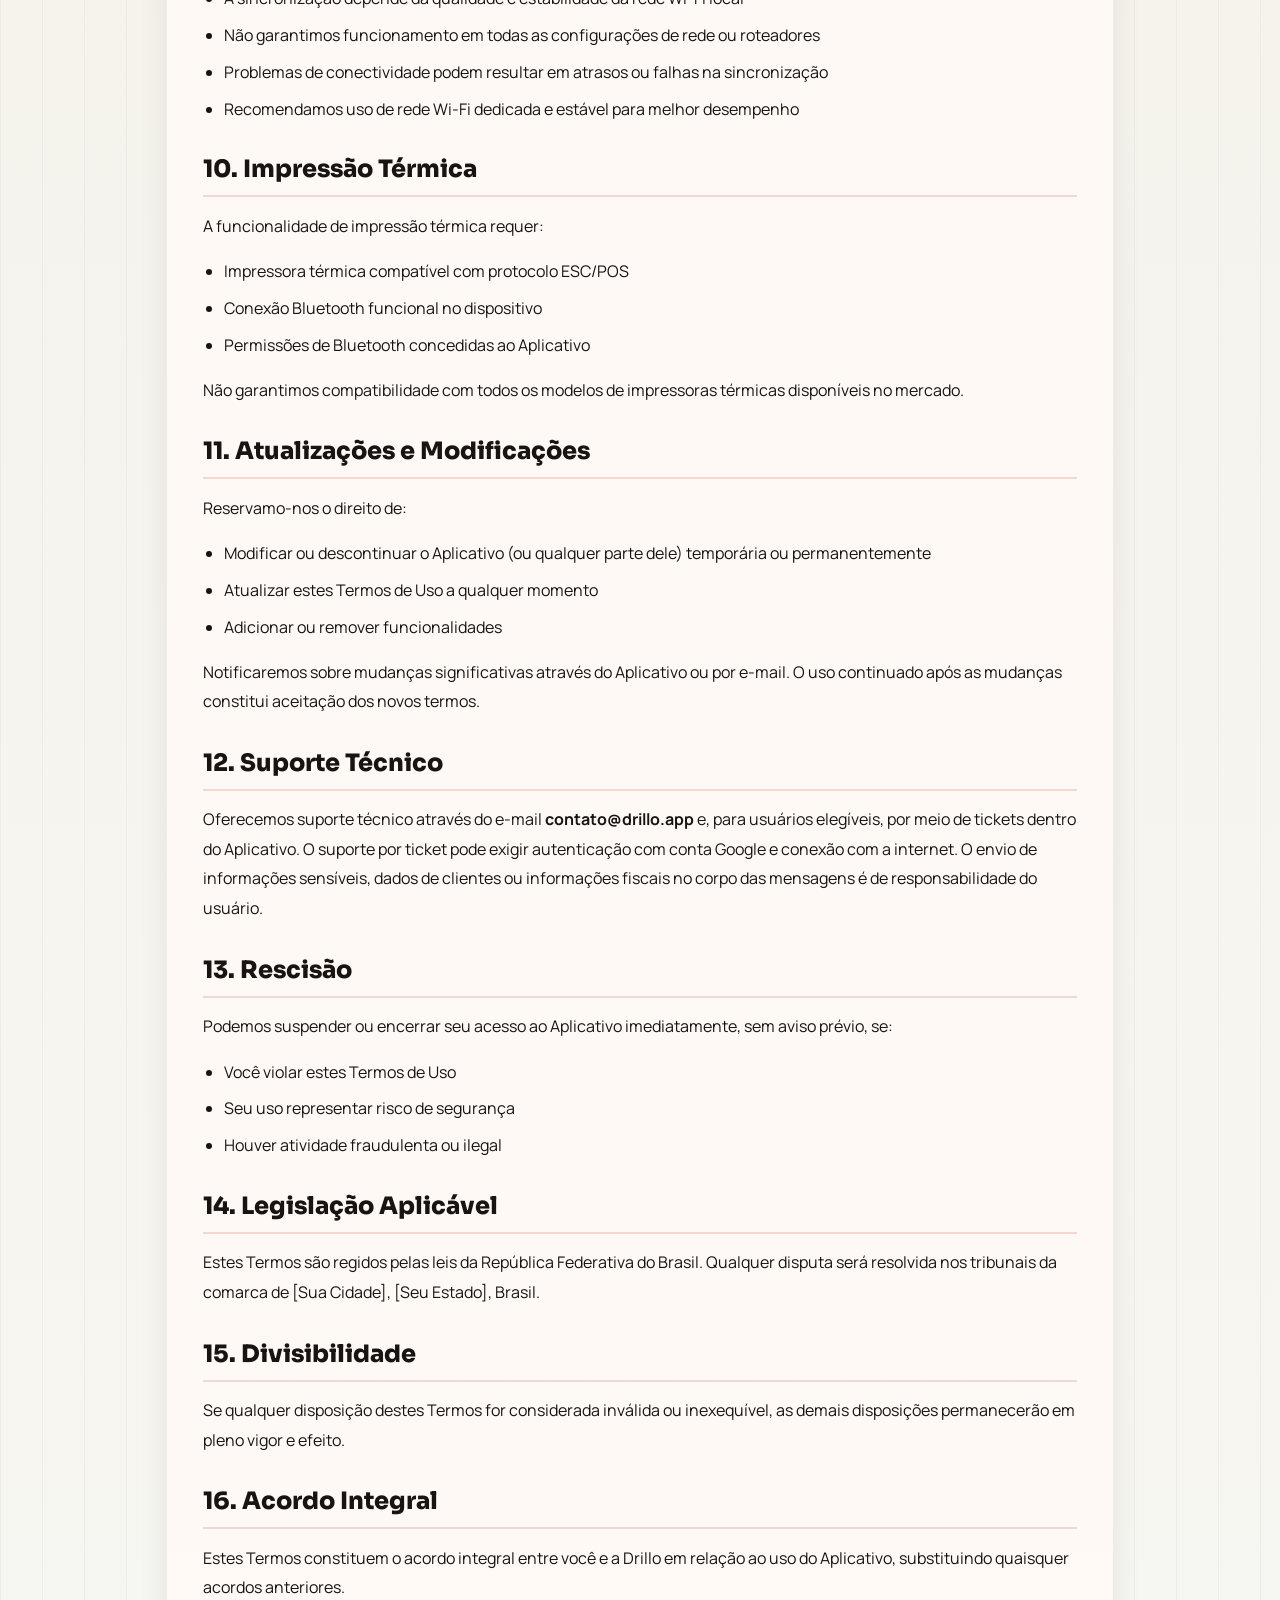
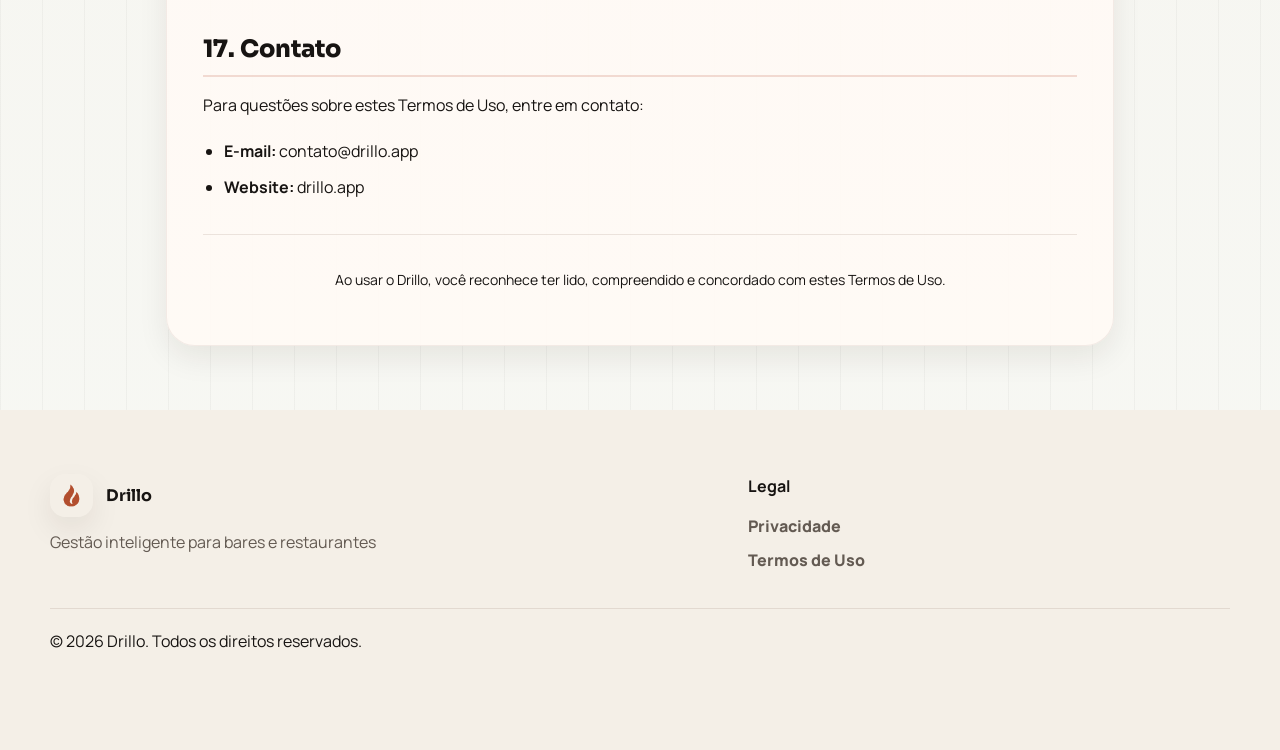
<file: drillocomanda/termos-de-uso.html>
<!DOCTYPE html>
<html lang="pt-BR">
<head>
    <meta charset="UTF-8">
    <meta name="viewport" content="width=device-width, initial-scale=1.0">
    <meta name="description" content="Termos de Uso do Drillo - Leia os termos e condições de uso do nosso aplicativo">
    <title>Termos de Uso - Drillo</title>
    
    <link rel="icon" type="image/png" href="images/favicon.png">
    <link rel="preconnect" href="https://fonts.googleapis.com">
    <link rel="preconnect" href="https://fonts.gstatic.com" crossorigin>
    <link href="https://fonts.googleapis.com/css2?family=Manrope:wght@400;500;600;700;800&family=Sora:wght@600;700;800&display=swap" rel="stylesheet">
    <link rel="stylesheet" href="https://cdnjs.cloudflare.com/ajax/libs/font-awesome/6.4.0/css/all.min.css">
    <link rel="stylesheet" href="style.css">
    
    <style>
        .legal-page {
            padding: 7.5rem 0 4rem;
            min-height: 100vh;
            background: transparent;
        }

        .legal-container {
            max-width: 980px;
            margin: 0 auto;
            padding: 0 1rem;
        }

        .legal-header {
            text-align: center;
            margin-bottom: 2.5rem;
        }

        .legal-title {
            margin-bottom: 0.8rem;
            font-family: "Sora", sans-serif;
            font-size: clamp(2.2rem, 5vw, 3.4rem);
            font-weight: 800;
            line-height: 1.05;
            letter-spacing: -0.04em;
            color: var(--text);
        }

        .legal-date {
            color: var(--text-soft);
            font-size: 1rem;
        }

        .legal-content {
            background: rgba(255, 250, 246, 0.9);
            padding: clamp(1.4rem, 2.8vw, 2.4rem);
            border: 1px solid rgba(98, 58, 43, 0.08);
            border-radius: 1.8rem;
            box-shadow: var(--shadow-sm);
        }

        .legal-content h2 {
            margin-top: 2rem;
            margin-bottom: 0.9rem;
            padding-bottom: 0.7rem;
            border-bottom: 2px solid rgba(185, 76, 45, 0.18);
            font-family: "Sora", sans-serif;
            font-size: 1.5rem;
            line-height: 1.2;
            color: var(--text);
        }

        .legal-content h2:first-child {
            margin-top: 0;
        }

        .legal-content h3 {
            margin-top: 1.4rem;
            margin-bottom: 0.55rem;
            font-size: 1.08rem;
            color: var(--text);
        }

        .legal-content p {
            margin-bottom: 1rem;
            color: var(--text-soft);
            line-height: 1.85;
        }

        .legal-content ul,
        .legal-content ol {
            margin: 0 0 1rem 1.35rem;
        }

        .legal-content li {
            margin-bottom: 0.5rem;
            color: var(--text-soft);
            line-height: 1.8;
        }

        .legal-content strong {
            color: var(--text);
            font-weight: 700;
        }

        .back-button {
            display: inline-flex;
            align-items: center;
            gap: 0.5rem;
            margin-bottom: 1.5rem;
            color: var(--primary);
            font-weight: 700;
            transition: transform var(--transition), color var(--transition);
        }

        .back-button:hover {
            transform: translateX(-4px);
            color: var(--primary-strong);
        }

        .logo-icon {
            width: 2.7rem;
            height: 2.7rem;
            border-radius: 0.95rem;
            object-fit: cover;
            background: var(--white);
            box-shadow: var(--shadow-sm);
        }

        .footer-content {
            display: grid;
            grid-template-columns: 1.4fr 1fr;
            gap: 1.4rem;
            padding-bottom: 1.6rem;
            border-bottom: 1px solid rgba(98, 58, 43, 0.12);
        }

        .footer-section h4 {
            margin-bottom: 0.9rem;
            font-size: 1rem;
            color: var(--text);
        }

        .footer-section ul {
            list-style: none;
            margin: 0;
            padding: 0;
        }

        .footer-section li {
            margin-bottom: 0.55rem;
        }

        .footer-logo {
            display: inline-flex;
            align-items: center;
            gap: 0.8rem;
            margin-bottom: 0.8rem;
            font-family: "Sora", sans-serif;
            font-weight: 700;
        }

        .footer-bottom {
            padding-top: 1.2rem;
        }

        .footer-bottom p {
            color: var(--text-soft);
        }

        @media (max-width: 700px) {
            .legal-page {
                padding-top: 6.7rem;
            }

            .footer-content {
                grid-template-columns: 1fr;
            }
        }
    </style>
</head>
<body>
    <!-- Navbar -->
    <nav class="navbar">
        <div class="container">
            <div class="nav-content">
                <a href="index.html" class="logo">
                    <img src="images/Drillo_logo_512x512.png" alt="Drillo Logo" class="logo-icon">
                    <span>Drillo</span>
                </a>
            </div>
        </div>
    </nav>

    <!-- Legal Content -->
    <section class="legal-page">
        <div class="legal-container">
            <a href="index.html" class="back-button">
                <i class="fas fa-arrow-left"></i> Voltar para o site
            </a>
            
            <div class="legal-header">
                <h1 class="legal-title">Termos de Uso</h1>
                <p class="legal-date">Última atualização: 21 de abril de 2026</p>
            </div>
            
            <div class="legal-content">
                <h2>1. Aceitação dos Termos</h2>
                <p>Ao acessar e usar o aplicativo Drillo ("Aplicativo"), você concorda em estar vinculado a estes Termos de Uso. Se você não concordar com qualquer parte destes termos, não deverá usar o Aplicativo.</p>
                
                <h2>2. Descrição do Serviço</h2>
                <p>O Drillo é um aplicativo de gestão de pedidos, comanda digital e controle de caixa desenvolvido para bares, restaurantes, lanchonetes e estabelecimentos similares do setor alimentício.</p>
                
                <h3>2.1 Funcionalidades Principais</h3>
                <ul>
                    <li>Gestão de pedidos e comandas digitais</li>
                    <li>Cadastro e organização de produtos e categorias</li>
                    <li>Configuração de produtos comuns, por peso e do tipo pizza, incluindo tamanhos, sabores, bordas e adicionais quando disponíveis</li>
                    <li>Controle de estoque por unidade e por peso, conforme configuração do usuário</li>
                    <li>Controle de caixa com abertura e fechamento de sessões</li>
                    <li>Impressão térmica via Bluetooth</li>
                    <li>Relatórios de vendas e análises</li>
                    <li>Notas de versão no aplicativo e suporte técnico por ticket para usuários elegíveis</li>
                    <li>Funcionamento offline (sem necessidade de internet)</li>
                </ul>

                <h2>3. Contas e Registro</h2>
                <p>Para utilizar determinadas funcionalidades do Aplicativo, como backup em nuvem, assinatura, suporte por ticket ou recursos conectados, você pode precisar criar ou autenticar uma conta. Você concorda em:</p>
                <ul>
                    <li>Fornecer informações precisas, atualizadas e completas durante o processo de registro</li>
                    <li>Manter a segurança de sua senha e aceitar toda a responsabilidade por atividades que ocorram em sua conta</li>
                    <li>Notificar-nos imediatamente sobre qualquer uso não autorizado de sua conta</li>
                </ul>

                <h2>4. Planos e Pagamentos</h2>
                
                <h3>4.1 Plano Gratuito</h3>
                <p>O Drillo oferece um plano gratuito com as seguintes limitações:</p>
                <ul>
                    <li>Até 5 categorias de produtos</li>
                    <li>Até 30 produtos cadastrados</li>
                    <li>Até 5 pedidos abertos simultaneamente</li>
                </ul>

                <h3>4.2 Plano PRO</h3>
                <p>O Plano PRO oferece recursos avançados mediante pagamento de assinatura mensal, incluindo recursos ilimitados conforme indicado no Aplicativo, controle de estoque, relatórios avançados, suporte por ticket e demais funcionalidades PRO disponíveis na versão instalada. Os valores e condições estão disponíveis no Aplicativo e podem ser alterados mediante aviso prévio de 30 dias.</p>

                <h3>4.3 Processamento de Pagamentos</h3>
                <p>Os pagamentos são processados através da Google Play Store. Ao assinar o Plano PRO, você concorda com os termos de serviço da Google Play.</p>

                <h3>4.4 Cancelamento e Reembolsos</h3>
                <ul>
                    <li>Você pode cancelar sua assinatura a qualquer momento através das configurações da Google Play Store</li>
                    <li>O cancelamento entrará em vigor no final do período de cobrança atual</li>
                    <li>Não oferecemos reembolsos proporcionais para cancelamentos antecipados</li>
                    <li>Após o cancelamento, sua conta retornará ao Plano Gratuito</li>
                </ul>

                <h2>5. Uso Aceitável</h2>
                <p>Você concorda em usar o Aplicativo apenas para fins legais e de acordo com estes Termos. É proibido:</p>
                <ul>
                    <li>Usar o Aplicativo de maneira que viole qualquer lei ou regulamento aplicável</li>
                    <li>Tentar obter acesso não autorizado a qualquer parte do Aplicativo</li>
                    <li>Fazer engenharia reversa, descompilar ou desmontar o Aplicativo</li>
                    <li>Usar o Aplicativo para transmitir vírus ou código malicioso</li>
                    <li>Copiar, modificar ou distribuir o conteúdo do Aplicativo sem autorização</li>
                    <li>Usar o Aplicativo de forma que possa danificar, desabilitar ou prejudicar nossos servidores</li>
                </ul>

                <h2>6. Propriedade Intelectual</h2>
                <p>O Aplicativo e todo seu conteúdo, incluindo mas não limitado a textos, gráficos, logos, ícones, imagens, clipes de áudio e software, são propriedade da Drillo e são protegidos pelas leis de direitos autorais brasileiras e internacionais.</p>

                <h2>7. Dados do Usuário</h2>
                
                <h3>7.1 Armazenamento Local</h3>
                <p>O Drillo armazena todos os dados localmente no dispositivo do usuário. Você é responsável por:</p>
                <ul>
                    <li>Manter backups regulares de seus dados</li>
                    <li>A segurança física do dispositivo onde o Aplicativo está instalado</li>
                    <li>Proteger o acesso ao dispositivo com senha ou biometria</li>
                </ul>

                <h3>7.2 Perda de Dados</h3>
                <p>Não nos responsabilizamos por qualquer perda de dados resultante de:</p>
                <ul>
                    <li>Falha, perda ou dano ao dispositivo</li>
                    <li>Desinstalação do Aplicativo</li>
                    <li>Restauração de fábrica do dispositivo</li>
                    <li>Atualização do sistema operacional</li>
                </ul>

                <h3>7.3 Estoque e Informações Operacionais</h3>
                <p>O controle de estoque é uma ferramenta operacional baseada nas informações cadastradas e movimentadas pelo usuário. Produtos por unidade e produtos por peso podem ter regras diferentes de exibição e consumo de estoque. Produtos do tipo pizza podem usar regras próprias de montagem, preço e adicionais, sem controle de estoque direto quando assim definido no Aplicativo. Você é responsável por conferir cadastros, quantidades, limites negativos, preços e lançamentos antes de usá-los para decisões comerciais, fiscais ou contábeis.</p>

                <h3>7.4 Suporte por Ticket</h3>
                <p>Ao utilizar o suporte por ticket, você envia voluntariamente informações necessárias ao atendimento, como e-mail da conta, nome da loja, plano, versão do aplicativo, assunto, categoria, prioridade e mensagens descritas por você. Essas informações podem ser armazenadas em serviços de terceiros utilizados para autenticação e atendimento, conforme descrito na Política de Privacidade.</p>

                <h2>8. Limitação de Responsabilidade</h2>
                <p>Na extensão máxima permitida pela lei aplicável:</p>
                <ul>
                    <li>O Aplicativo é fornecido "como está" e "conforme disponível"</li>
                    <li>Não garantimos que o Aplicativo será ininterrupto, livre de erros ou seguro</li>
                    <li>Não nos responsabilizamos por quaisquer danos diretos, indiretos, incidentais, especiais ou consequenciais</li>
                    <li>Não nos responsabilizamos por perdas financeiras decorrentes do uso ou impossibilidade de uso do Aplicativo</li>
                    <li>Não nos responsabilizamos por divergências de estoque decorrentes de cadastros incorretos, lançamentos manuais, permissões de estoque negativo, perda de dados ou falhas de conferência operacional</li>
                    <li>Nossa responsabilidade total não excederá o valor pago por você nos últimos 12 meses</li>
                </ul>

                <h2>9. Modo Servidor/Garçom e Sincronização Local</h2>
                
                <h3>9.1 Funcionalidade de Rede Local</h3>
                <p>O Drillo oferece um modo de operação com sincronização em rede local (Wi-Fi), onde:</p>
                <ul>
                    <li><strong>Modo Servidor:</strong> Um dispositivo atua como servidor central, gerenciando todos os dados e sincronizando com dispositivos garçom</li>
                    <li><strong>Modo Garçom:</strong> Dispositivos clientes se conectam ao servidor via Wi-Fi local para visualizar cardápio e lançar pedidos</li>
                    <li>A sincronização ocorre exclusivamente na rede Wi-Fi local, sem uso de internet ou servidores externos</li>
                    <li>Dados são transmitidos apenas entre dispositivos na mesma rede local, incluindo informações operacionais de pedidos, cardápio, estoque e clientes quando utilizadas no fluxo</li>
                </ul>

                <h3>9.2 Serviço em Primeiro Plano</h3>
                <p>O modo servidor utiliza um serviço em primeiro plano para manter a sincronização ativa:</p>
                <ul>
                    <li>Uma notificação persistente é exibida quando o servidor está ativo</li>
                    <li>O serviço mantém servidor WebSocket/HTTP e discovery UDP para comunicação em tempo real</li>
                    <li>Você pode desativar o servidor a qualquer momento através das configurações do app</li>
                    <li>Notificações interativas solicitam aprovação de novos dispositivos garçom que tentam se conectar</li>
                    <li>Este serviço NÃO coleta, envia ou armazena dados fora do dispositivo</li>
                </ul>

                <h3>9.3 Responsabilidades do Usuário</h3>
                <p>Ao usar o modo servidor/garçom, você é responsável por:</p>
                <ul>
                    <li>Garantir que todos os dispositivos estejam conectados à mesma rede Wi-Fi local segura</li>
                    <li>Gerenciar o PIN de autenticação e dispositivos confiáveis</li>
                    <li>A segurança da rede Wi-Fi utilizada para sincronização</li>
                    <li>Manter o dispositivo servidor ligado e com bateria suficiente durante operação</li>
                    <li>Aprovar ou rejeitar conexões de dispositivos garçom através das notificações</li>
                </ul>

                <h3>9.4 Limitações</h3>
                <ul>
                    <li>A sincronização depende da qualidade e estabilidade da rede Wi-Fi local</li>
                    <li>Não garantimos funcionamento em todas as configurações de rede ou roteadores</li>
                    <li>Problemas de conectividade podem resultar em atrasos ou falhas na sincronização</li>
                    <li>Recomendamos uso de rede Wi-Fi dedicada e estável para melhor desempenho</li>
                </ul>

                <h2>10. Impressão Térmica</h2>
                <p>A funcionalidade de impressão térmica requer:</p>
                <ul>
                    <li>Impressora térmica compatível com protocolo ESC/POS</li>
                    <li>Conexão Bluetooth funcional no dispositivo</li>
                    <li>Permissões de Bluetooth concedidas ao Aplicativo</li>
                </ul>
                <p>Não garantimos compatibilidade com todos os modelos de impressoras térmicas disponíveis no mercado.</p>

                <h2>11. Atualizações e Modificações</h2>
                <p>Reservamo-nos o direito de:</p>
                <ul>
                    <li>Modificar ou descontinuar o Aplicativo (ou qualquer parte dele) temporária ou permanentemente</li>
                    <li>Atualizar estes Termos de Uso a qualquer momento</li>
                    <li>Adicionar ou remover funcionalidades</li>
                </ul>
                <p>Notificaremos sobre mudanças significativas através do Aplicativo ou por e-mail. O uso continuado após as mudanças constitui aceitação dos novos termos.</p>

                <h2>12. Suporte Técnico</h2>
                <p>Oferecemos suporte técnico através do e-mail <strong>contato@drillo.app</strong> e, para usuários elegíveis, por meio de tickets dentro do Aplicativo. O suporte por ticket pode exigir autenticação com conta Google e conexão com a internet. O envio de informações sensíveis, dados de clientes ou informações fiscais no corpo das mensagens é de responsabilidade do usuário.</p>

                <h2>13. Rescisão</h2>
                <p>Podemos suspender ou encerrar seu acesso ao Aplicativo imediatamente, sem aviso prévio, se:</p>
                <ul>
                    <li>Você violar estes Termos de Uso</li>
                    <li>Seu uso representar risco de segurança</li>
                    <li>Houver atividade fraudulenta ou ilegal</li>
                </ul>

                <h2>14. Legislação Aplicável</h2>
                <p>Estes Termos são regidos pelas leis da República Federativa do Brasil. Qualquer disputa será resolvida nos tribunais da comarca de [Sua Cidade], [Seu Estado], Brasil.</p>

                <h2>15. Divisibilidade</h2>
                <p>Se qualquer disposição destes Termos for considerada inválida ou inexequível, as demais disposições permanecerão em pleno vigor e efeito.</p>

                <h2>16. Acordo Integral</h2>
                <p>Estes Termos constituem o acordo integral entre você e a Drillo em relação ao uso do Aplicativo, substituindo quaisquer acordos anteriores.</p>

                <h2>17. Contato</h2>
                <p>Para questões sobre estes Termos de Uso, entre em contato:</p>
                <ul>
                    <li><strong>E-mail:</strong> contato@drillo.app</li>
                    <li><strong>Website:</strong> <a href="index.html">drillo.app</a></li>
                </ul>

                <hr style="margin: 2rem 0; border: none; border-top: 1px solid rgba(98, 58, 43, 0.12);">
                
                <p style="font-size: 0.875rem; color: var(--text-soft); text-align: center;">
                    Ao usar o Drillo, você reconhece ter lido, compreendido e concordado com estes Termos de Uso.
                </p>
            </div>
        </div>
    </section>

    <!-- Footer -->
    <footer class="footer">
        <div class="container">
            <div class="footer-content">
                <div class="footer-section">
                    <div class="footer-logo">
                        <img src="images/Drillo_logo_512x512.png" alt="Drillo Logo" class="logo-icon">
                        <span>Drillo</span>
                    </div>
                    <p>Gestão inteligente para bares e restaurantes</p>
                </div>

                <div class="footer-section">
                    <h4>Legal</h4>
                    <ul>
                        <li><a href="politica-de-privacidade.html">Privacidade</a></li>
                        <li><a href="termos-de-uso.html">Termos de Uso</a></li>
                    </ul>
                </div>
            </div>

            <div class="footer-bottom">
                <p>&copy; 2026 Drillo. Todos os direitos reservados.</p>
            </div>
        </div>
    </footer>
</body>
</html>
</file>
<file: drillobarber/styles.css>
/* ============================================================
   DRILLO BARBER — Landing Page Campeã de Vendas
   Design: dark luxury, editorial serif + clean sans, gold accent
   ============================================================ */

/* ── TOKENS ── */
:root {
  --bg:           #050608;
  --bg-2:         #0a0b10;
  --surface:      #0f1118;
  --surface-2:    #151822;
  --surface-3:    #1a1e2b;
  --gold:         #c9a227;
  --gold-bright:  #f0c84a;
  --gold-light:   #f5dfa0;
  --gold-dark:    #7d5c0e;
  --gold-glow:    rgba(201, 162, 39, 0.22);
  --text:         #f2f2f0;
  --muted:        #8a8fa8;
  --muted-2:      #b0b4c8;
  --border:       rgba(255,255,255,0.07);
  --border-gold:  rgba(201, 162, 39, 0.20);
  --success:      #22c55e;
  --warn:         #f59e0b;
  --radius-sm:    0.6rem;
  --radius:       1rem;
  --radius-lg:    1.6rem;
  --radius-xl:    2.4rem;
  color-scheme: dark;
}

/* ── RESET & BASE ── */
*, *::before, *::after { box-sizing: border-box; margin: 0; padding: 0; }
html { scroll-behavior: smooth; font-size: 16px; }
body {
  font-family: 'Outfit', 'Segoe UI', sans-serif;
  background-color: var(--bg);
  color: var(--text);
  line-height: 1.6;
  overflow-x: hidden;
  /* Subtle grain texture */
  background-image:
    url("data:image/svg+xml,%3Csvg xmlns='http://www.w3.org/2000/svg' width='300' height='300'%3E%3Cfilter id='n'%3E%3CfeTurbulence type='fractalNoise' baseFrequency='0.75' numOctaves='4' stitchTiles='stitch'/%3E%3C/filter%3E%3Crect width='300' height='300' filter='url(%23n)' opacity='0.03'/%3E%3C/svg%3E");
}

a { color: inherit; text-decoration: none; }
img { display: block; max-width: 100%; }
button { font-family: inherit; cursor: pointer; border: none; background: none; }
ul, ol { list-style: none; }
strong { font-weight: 700; }

/* ── TYPOGRAPHY ── */
h1, h2, h3 {
  font-family: 'Cormorant Garamond', Georgia, serif;
  font-weight: 700;
  line-height: 1.05;
  letter-spacing: -0.01em;
}
h1 {
  font-size: clamp(3.2rem, 9vw, 7rem);
  line-height: 1.02;
}
h1 em {
  font-style: italic;
  color: var(--gold-bright);
}
h2 {
  font-size: clamp(2rem, 4.5vw, 3.6rem);
  line-height: 1.08;
}
h3 {
  font-size: 1.25rem;
  font-family: 'Outfit', sans-serif;
  font-weight: 700;
  letter-spacing: 0;
  line-height: 1.3;
}

/* ── LAYOUT HELPERS ── */
.container {
  width: min(1160px, calc(100% - 2rem));
  margin-inline: auto;
}
.section {
  width: min(1160px, calc(100% - 2rem));
  margin-inline: auto;
  padding: 6rem 0;
}

/* ── SCROLL REVEAL ── */
.reveal, .reveal-right {
  opacity: 0;
  transform: translateY(32px);
  transition: opacity 0.7s ease, transform 0.7s ease;
}
.reveal-right {
  transform: translateX(32px);
}
.reveal.visible, .reveal-right.visible {
  opacity: 1;
  transform: none;
}

/* ── EYEBROW ── */
.eyebrow {
  font-family: 'Outfit', sans-serif;
  font-size: 0.72rem;
  font-weight: 800;
  letter-spacing: 0.18em;
  text-transform: uppercase;
  color: var(--gold);
  margin-bottom: 1rem;
  display: block;
}
.eyebrow-badge {
  display: inline-flex;
  align-items: center;
  gap: 0.5rem;
  padding: 0.3rem 0.85rem;
  border-radius: 999px;
  border: 1px solid var(--border-gold);
  background: rgba(201, 162, 39, 0.08);
  font-size: 0.72rem;
  font-weight: 700;
  letter-spacing: 0.12em;
  text-transform: uppercase;
  color: var(--gold-bright);
}
.eyebrow-badge::before {
  content: '';
  width: 6px;
  height: 6px;
  border-radius: 50%;
  background: var(--gold-bright);
  box-shadow: 0 0 8px var(--gold-bright);
  animation: blink 2s infinite;
}
@keyframes blink {
  0%, 100% { opacity: 1; }
  50% { opacity: 0.3; }
}

/* ── BUTTONS ── */
.button {
  display: inline-flex;
  align-items: center;
  justify-content: center;
  gap: 0.5rem;
  min-height: 48px;
  padding: 0.75rem 1.5rem;
  border-radius: 999px;
  font-family: 'Outfit', sans-serif;
  font-weight: 700;
  font-size: 0.95rem;
  letter-spacing: 0.01em;
  transition: transform 0.18s ease, box-shadow 0.18s ease, opacity 0.18s ease;
  cursor: pointer;
  white-space: nowrap;
}
.button:hover { transform: translateY(-2px); }
.button:active { transform: translateY(0); }
.button.primary {
  color: #080909;
  background: linear-gradient(135deg, var(--gold-bright) 0%, var(--gold) 55%, var(--gold-dark) 100%);
  box-shadow: 0 8px 30px rgba(201, 162, 39, 0.30), inset 0 1px 0 rgba(255,255,255,0.18);
}
.button.primary:hover {
  box-shadow: 0 14px 40px rgba(201, 162, 39, 0.45), inset 0 1px 0 rgba(255,255,255,0.18);
}
.button.secondary {
  color: var(--text);
  background: rgba(255,255,255,0.05);
  border: 1px solid var(--border);
}
.button.secondary:hover {
  background: rgba(255,255,255,0.09);
  border-color: rgba(255,255,255,0.14);
}
.button.large {
  min-height: 56px;
  padding: 1rem 2rem;
  font-size: 1.05rem;
}
.button[disabled] {
  opacity: 0.45;
  cursor: not-allowed;
  transform: none !important;
}

.text-link {
  color: var(--gold-bright);
  font-weight: 600;
  border-bottom: 1px solid var(--border-gold);
  transition: color 0.2s, border-color 0.2s;
}
.text-link:hover { color: var(--gold-light); border-color: var(--gold-light); }

/* ═══════════════════════════════════
   HEADER
═══════════════════════════════════ */
.site-header {
  position: sticky;
  top: 0;
  z-index: 100;
  display: flex;
  align-items: center;
  justify-content: space-between;
  gap: 1.5rem;
  padding: 0.9rem clamp(1rem, 4vw, 4rem);
  background: rgba(5, 6, 8, 0.85);
  border-bottom: 1px solid rgba(201, 162, 39, 0.12);
  backdrop-filter: blur(20px);
  -webkit-backdrop-filter: blur(20px);
}

.brand {
  display: flex;
  align-items: center;
  gap: 0.7rem;
  font-weight: 800;
  font-size: 1rem;
  letter-spacing: 0.04em;
}
.brand img { border-radius: var(--radius-sm); }

.nav {
  display: flex;
  align-items: center;
  gap: 2rem;
  font-size: 0.88rem;
  font-weight: 500;
  color: var(--muted);
}
.nav a { transition: color 0.2s; }
.nav a:hover { color: var(--text); }

.header-cta {
  display: flex;
  align-items: center;
  gap: 0.5rem;
  color: var(--gold-bright);
  font-weight: 800;
  font-size: 0.88rem;
  letter-spacing: 0.04em;
  padding: 0.45rem 1rem;
  border-radius: 999px;
  border: 1px solid var(--border-gold);
  background: rgba(201, 162, 39, 0.07);
  transition: background 0.2s, border-color 0.2s;
}
.header-cta:hover { background: rgba(201, 162, 39, 0.14); border-color: var(--gold); }

.pulse-dot {
  width: 7px;
  height: 7px;
  border-radius: 50%;
  background: var(--gold-bright);
  box-shadow: 0 0 6px var(--gold-bright);
  animation: blink 2s infinite;
}

/* ═══════════════════════════════════
   HERO
═══════════════════════════════════ */
.hero {
  position: relative;
  display: grid;
  grid-template-columns: minmax(0, 1.1fr) minmax(300px, 0.9fr);
  gap: clamp(2rem, 6vw, 5rem);
  align-items: center;
  min-height: 90vh;
  width: min(1160px, calc(100% - 2rem));
  margin-inline: auto;
  padding: 5rem 0 4rem;
}

.hero-bg-orb {
  position: absolute;
  inset: 0;
  pointer-events: none;
  background:
    radial-gradient(ellipse 60% 55% at 65% 40%, rgba(201, 162, 39, 0.10), transparent 70%),
    radial-gradient(ellipse 40% 40% at 10% 80%, rgba(201, 162, 39, 0.06), transparent 60%);
  z-index: -1;
}

.hero-copy .eyebrow { margin-bottom: 1.4rem; }

.hero h1 { margin-bottom: 1.5rem; }

.hero-text {
  color: var(--muted-2);
  font-size: clamp(1rem, 1.8vw, 1.15rem);
  max-width: 540px;
  margin-bottom: 0;
}
.hero-text strong { color: var(--text); }

.hero-actions {
  display: flex;
  flex-wrap: wrap;
  gap: 0.9rem;
  margin: 2.2rem 0 2.4rem;
}

.hero-stats {
  display: grid;
  grid-template-columns: repeat(3, 1fr);
  gap: 0.75rem;
}
.hero-stats div {
  padding: 1rem 1.2rem;
  border-radius: var(--radius);
  border: 1px solid var(--border-gold);
  background: linear-gradient(135deg, rgba(21, 24, 34, 0.9), rgba(10, 11, 16, 0.8));
}
.hero-stats dt {
  font-weight: 900;
  font-size: 1.1rem;
  color: var(--gold-bright);
  font-family: 'Cormorant Garamond', serif;
  font-size: 1.4rem;
}
.hero-stats dd {
  color: var(--muted);
  font-size: 0.8rem;
  margin: 0;
}

/* ── Phone Mockup ── */
.hero-visual {
  position: relative;
  display: flex;
  justify-content: center;
}

.phone-glow {
  position: absolute;
  inset: -15%;
  border-radius: 50%;
  background: radial-gradient(ellipse, rgba(201, 162, 39, 0.14), transparent 70%);
  pointer-events: none;
  z-index: -1;
}

.phone-frame {
  width: min(340px, 100%);
  border-radius: var(--radius-xl);
  background: #06070c;
  border: 1.5px solid rgba(201, 162, 39, 0.30);
  box-shadow:
    0 0 0 6px rgba(201, 162, 39, 0.06),
    0 40px 100px rgba(0, 0, 0, 0.55);
  overflow: hidden;
}
.phone-status {
  display: flex;
  justify-content: space-between;
  align-items: center;
  padding: 0.6rem 1.1rem 0.3rem;
  font-size: 0.72rem;
  font-weight: 600;
  color: var(--muted);
  border-bottom: 1px solid var(--border);
}
.phone-icons { letter-spacing: 0.08em; font-size: 0.62rem; }
.phone-inner { padding: 1rem; display: flex; flex-direction: column; gap: 0.75rem; }

.phone-top-bar {
  display: flex;
  align-items: center;
  gap: 0.75rem;
}
.phone-top-bar img { border-radius: 0.5rem; flex-shrink: 0; }
.phone-top-bar strong { display: block; font-size: 0.92rem; }
.phone-top-bar span { display: block; font-size: 0.72rem; color: var(--muted); }
.open-badge {
  margin-left: auto;
  padding: 0.25rem 0.65rem;
  border-radius: 999px;
  font-size: 0.68rem;
  font-weight: 700;
  background: rgba(34, 197, 94, 0.12);
  color: var(--success);
  border: 1px solid rgba(34, 197, 94, 0.25);
}

.revenue-card {
  padding: 1.1rem;
  border-radius: var(--radius);
  background: linear-gradient(145deg, #151822, #0c0e16);
  border: 1px solid var(--border-gold);
}
.revenue-card > span { font-size: 0.75rem; color: var(--muted); display: block; }
.revenue-value {
  display: block;
  font-family: 'Cormorant Garamond', serif;
  font-size: 2rem;
  font-weight: 700;
  color: var(--text);
  margin: 0.25rem 0 0.1rem;
  line-height: 1;
}
.revenue-card small { font-size: 0.72rem; color: var(--muted); display: block; margin-bottom: 0.75rem; }
.revenue-bar {
  height: 4px;
  border-radius: 99px;
  background: rgba(255,255,255,0.07);
  overflow: hidden;
}
.revenue-fill {
  height: 100%;
  border-radius: 99px;
  background: linear-gradient(90deg, var(--gold), var(--gold-bright));
}
.revenue-goal { font-size: 0.68rem; color: var(--gold); margin-top: 0.4rem; display: block; }

.phone-grid {
  display: grid;
  grid-template-columns: 1fr 1fr;
  gap: 0.55rem;
}
.phone-card {
  padding: 0.85rem;
  border-radius: var(--radius-sm);
  background: var(--surface);
  border: 1px solid var(--border);
  display: flex;
  flex-direction: column;
  gap: 0.15rem;
}
.phone-card span:first-child { font-size: 0.7rem; color: var(--muted); }
.phone-card strong { font-size: 1.1rem; }

.trend {
  font-size: 0.68rem;
  font-weight: 700;
  padding: 0.12rem 0.45rem;
  border-radius: 999px;
}
.trend.up { background: rgba(34, 197, 94, 0.12); color: var(--success); }
.trend.warn { background: rgba(245, 158, 11, 0.12); color: var(--warn); }

.phone-barbers {
  display: flex;
  flex-direction: column;
  gap: 0.4rem;
}
.barber-row {
  display: flex;
  align-items: center;
  gap: 0.6rem;
  padding: 0.6rem 0.75rem;
  border-radius: var(--radius-sm);
  background: var(--surface);
  border: 1px solid var(--border);
}
.barber-avatar {
  width: 30px;
  height: 30px;
  border-radius: 50%;
  background: rgba(201, 162, 39, 0.18);
  display: flex;
  align-items: center;
  justify-content: center;
  font-size: 0.78rem;
  font-weight: 800;
  color: var(--gold);
  flex-shrink: 0;
}
.barber-info { flex: 1; }
.barber-info strong { display: block; font-size: 0.82rem; }
.barber-info span { display: block; font-size: 0.68rem; color: var(--muted); }
.barber-val { font-size: 0.88rem; color: var(--gold-bright); }

.quick-sale {
  width: 100%;
  padding: 0.85rem;
  border-radius: var(--radius-sm);
  font-weight: 800;
  font-size: 0.9rem;
  color: #06070c;
  background: linear-gradient(135deg, var(--gold-bright), var(--gold));
  display: flex;
  align-items: center;
  justify-content: center;
  gap: 0.5rem;
  transition: opacity 0.2s;
}
.quick-sale:hover { opacity: 0.9; }

/* ═══════════════════════════════════
   SOCIAL STRIP
═══════════════════════════════════ */
.social-strip {
  width: min(1160px, calc(100% - 2rem));
  margin-inline: auto;
  display: flex;
  align-items: center;
  gap: 1.5rem;
  flex-wrap: wrap;
  padding: 1.5rem 2rem;
  border-radius: var(--radius-lg);
  border: 1px solid var(--border);
  background: var(--surface);
  margin-bottom: 2rem;
  font-size: 0.82rem;
  color: var(--muted);
}
.social-badges {
  display: flex;
  flex-wrap: wrap;
  gap: 0.55rem;
}
.badge-pill {
  padding: 0.3rem 0.85rem;
  border-radius: 999px;
  font-size: 0.75rem;
  font-weight: 600;
  background: rgba(255,255,255,0.05);
  border: 1px solid var(--border);
  color: var(--muted-2);
}

/* ═══════════════════════════════════
   PAIN SECTION
═══════════════════════════════════ */
.section-heading.centered { max-width: 640px; margin-inline: auto; text-align: center; }
.section-sub {
  color: var(--muted);
  font-size: 1.05rem;
  max-width: 560px;
  margin-top: 0.75rem;
}
.section-heading.centered .section-sub { margin-inline: auto; }

.pain-section {
  background: linear-gradient(180deg, transparent 0%, rgba(201, 162, 39, 0.03) 50%, transparent 100%);
}
.pain-grid {
  display: grid;
  grid-template-columns: repeat(4, 1fr);
  gap: 1rem;
  margin: 3rem 0 2rem;
}
.pain-card {
  padding: 1.5rem;
  border-radius: var(--radius-lg);
  border: 1px solid var(--border);
  background: var(--surface);
  transition: border-color 0.25s, transform 0.25s;
}
.pain-card:hover {
  border-color: rgba(201, 162, 39, 0.25);
  transform: translateY(-4px);
}
.pain-icon {
  font-size: 2rem;
  margin-bottom: 1rem;
}
.pain-card h3 { margin-bottom: 0.6rem; font-size: 1rem; }
.pain-card p { color: var(--muted); font-size: 0.9rem; line-height: 1.55; }
.pain-cta-text { text-align: center; color: var(--muted); font-size: 1rem; }

/* ═══════════════════════════════════
   FEATURES
═══════════════════════════════════ */
.feature-grid {
  display: grid;
  grid-template-columns: repeat(2, 1fr);
  gap: 1rem;
  margin-top: 2.5rem;
}
.feature-card {
  display: grid;
  grid-template-columns: 3.5rem 1fr;
  gap: 1.2rem;
  padding: 1.8rem;
  border-radius: var(--radius-lg);
  border: 1px solid var(--border);
  background: linear-gradient(145deg, var(--surface-2), var(--surface));
  transition: border-color 0.25s, transform 0.25s, box-shadow 0.25s;
}
.feature-card:hover {
  border-color: var(--border-gold);
  transform: translateY(-4px);
  box-shadow: 0 20px 50px rgba(0, 0, 0, 0.30);
}
.feature-num {
  display: flex;
  align-items: flex-start;
  justify-content: center;
  padding-top: 0.2rem;
  width: 2.6rem;
  height: 2.6rem;
  border-radius: 50%;
  border: 1px solid var(--border-gold);
  background: rgba(201, 162, 39, 0.06);
  font-size: 0.78rem;
  font-weight: 900;
  color: var(--gold);
  flex-shrink: 0;
  align-items: center;
}
.feature-body h3 { margin-bottom: 0.6rem; }
.feature-body p { color: var(--muted); font-size: 0.92rem; margin-bottom: 1rem; }
.feature-list { color: var(--muted-2); font-size: 0.85rem; display: flex; flex-direction: column; gap: 0.35rem; }
.feature-list li::before { content: '→ '; color: var(--gold); font-weight: 700; }

/* ═══════════════════════════════════
   REPORTS (SPLIT)
═══════════════════════════════════ */
.split-section {
  display: grid;
  grid-template-columns: 1fr 1fr;
  gap: clamp(2rem, 5vw, 4.5rem);
  align-items: center;
}
.split-copy h2 { margin-bottom: 1.2rem; }
.split-copy p { color: var(--muted); margin-bottom: 1.4rem; }
.check-list {
  display: flex;
  flex-direction: column;
  gap: 0.5rem;
  margin-bottom: 2rem;
  color: var(--muted-2);
  font-size: 0.92rem;
}
.check-list li::before { content: '✓  '; color: var(--gold-bright); font-weight: 800; }

.report-panel {
  padding: 1.6rem;
  border-radius: var(--radius-xl);
  border: 1px solid var(--border-gold);
  background: linear-gradient(145deg, var(--surface-2), var(--surface));
  box-shadow: 0 30px 80px rgba(0, 0, 0, 0.35);
}
.report-header {
  display: flex;
  justify-content: space-between;
  align-items: center;
  margin-bottom: 1.2rem;
  padding-bottom: 1rem;
  border-bottom: 1px solid var(--border);
}
.report-period { font-size: 0.78rem; color: var(--muted); }
.report-kpis {
  display: grid;
  grid-template-columns: 1fr 1fr;
  gap: 0.8rem;
  margin-bottom: 1.2rem;
}
.kpi {
  padding: 0.9rem;
  border-radius: var(--radius);
  background: var(--surface);
  border: 1px solid var(--border);
  display: flex;
  flex-direction: column;
  gap: 0.2rem;
}
.kpi > span:first-child { font-size: 0.72rem; color: var(--muted); }
.kpi > strong {
  font-family: 'Cormorant Garamond', serif;
  font-size: 1.5rem;
  font-weight: 700;
  line-height: 1;
}
.kpi-trend { font-size: 0.7rem; font-weight: 700; }
.kpi-trend.up { color: var(--success); }

.report-rows { margin-bottom: 1.2rem; }
.report-row {
  display: flex;
  justify-content: space-between;
  align-items: center;
  gap: 1rem;
  padding: 0.75rem 0;
  border-bottom: 1px solid var(--border);
  font-size: 0.88rem;
}
.report-row:last-child { border-bottom: none; }
.report-row span { color: var(--muted); }
.report-row strong { color: var(--gold-bright); }

.heatmap-wrap { }
.heatmap-label { font-size: 0.72rem; color: var(--muted); margin-bottom: 0.6rem; }
.heatmap {
  display: grid;
  grid-template-columns: repeat(5, 1fr);
  gap: 0.4rem;
}
.heatmap i {
  display: block;
  height: 2rem;
  border-radius: 0.4rem;
  background: rgba(201, 162, 39, calc(var(--v, 0.1) * 0.85));
}
.heatmap-legend {
  display: flex;
  justify-content: space-between;
  margin-top: 0.4rem;
  font-size: 0.65rem;
  color: var(--muted);
}

/* ═══════════════════════════════════
   TESTIMONIALS
═══════════════════════════════════ */
.testimonials-section .section-heading { margin-bottom: 3rem; }
.testimonials-grid {
  display: grid;
  grid-template-columns: repeat(3, 1fr);
  gap: 1rem;
}
.testimonial-card {
  padding: 1.8rem;
  border-radius: var(--radius-lg);
  border: 1px solid var(--border);
  background: var(--surface);
  transition: border-color 0.25s, transform 0.25s;
}
.testimonial-card:hover { border-color: var(--border-gold); transform: translateY(-4px); }
.testimonial-card.featured {
  border-color: var(--border-gold);
  background: linear-gradient(145deg, var(--surface-2), var(--surface));
  box-shadow: 0 20px 60px rgba(0,0,0,0.3);
}
.stars {
  color: var(--gold-bright);
  font-size: 0.9rem;
  margin-bottom: 1rem;
  letter-spacing: 0.1em;
}
.testimonial-card p {
  color: var(--muted-2);
  font-size: 0.95rem;
  line-height: 1.65;
  margin-bottom: 1.4rem;
  font-style: italic;
}
.testimonial-card footer {
  display: flex;
  align-items: center;
  gap: 0.75rem;
}
.t-avatar {
  width: 38px;
  height: 38px;
  border-radius: 50%;
  background: rgba(201, 162, 39, 0.12);
  display: flex;
  align-items: center;
  justify-content: center;
  font-weight: 800;
  font-size: 0.9rem;
  color: var(--gold-bright);
  flex-shrink: 0;
  border: 1px solid var(--border-gold);
}
.testimonial-card footer strong { display: block; font-size: 0.88rem; }
.testimonial-card footer span { display: block; font-size: 0.75rem; color: var(--muted); }

/* ═══════════════════════════════════
   PLAN
═══════════════════════════════════ */
.plan-section { }
.plan-intro {
  max-width: 600px;
  margin: 0 auto 3.5rem;
  text-align: center;
}
.plan-intro p { color: var(--muted); margin-top: 0.8rem; }

.plan-cards {
  display: grid;
  grid-template-columns: repeat(2, 1fr);
  gap: 1.2rem;
  max-width: 800px;
  margin-inline: auto;
}
.plan-cards-4 {
  grid-template-columns: repeat(4, 1fr);
  max-width: 1160px;
}
.plan-card {
  padding: 2rem;
  border-radius: var(--radius-xl);
  border: 1px solid var(--border);
  background: var(--surface);
  display: flex;
  flex-direction: column;
  gap: 0;
  position: relative;
  transition: border-color 0.25s, transform 0.25s;
}
.plan-cards-4 .plan-card:first-child { border-color: var(--border-gold); }
.plan-highlight {
  border-color: var(--border-gold) !important;
  background: linear-gradient(145deg, var(--surface-2), var(--surface));
  box-shadow: 0 20px 60px rgba(201, 162, 39, 0.12);
}
.plan-economy {
  font-size: 0.78rem;
  color: var(--gold);
  margin: -0.8rem 0 1.2rem;
  font-weight: 600;
}
.plan-badge {
  display: inline-flex;
  align-items: center;
  padding: 0.2rem 0.7rem;
  border-radius: 999px;
  font-size: 0.68rem;
  font-weight: 800;
  letter-spacing: 0.1em;
  text-transform: uppercase;
  background: rgba(201, 162, 39, 0.10);
  color: var(--gold-bright);
  border: 1px solid var(--border-gold);
  margin-bottom: 1rem;
  width: fit-content;
}
.plan-badge.pro {
  background: rgba(139, 92, 246, 0.10);
  color: #a78bfa;
  border-color: rgba(139, 92, 246, 0.25);
}
.plan-card h3 {
  font-family: 'Cormorant Garamond', serif;
  font-size: 1.9rem;
  margin-bottom: 0.5rem;
}
.plan-price {
  font-family: 'Cormorant Garamond', serif;
  font-size: 3.5rem;
  font-weight: 700;
  line-height: 1;
  margin-bottom: 1.5rem;
  color: var(--gold-bright);
  display: flex;
  align-items: flex-start;
  gap: 0.2rem;
}
.plan-price span { font-size: 1.2rem; margin-top: 0.6rem; }
.plan-price small { font-size: 1rem; color: var(--muted); align-self: flex-end; margin-bottom: 0.4rem; font-family: 'Outfit', sans-serif; }
.plan-price-soon { font-size: 1.6rem; color: var(--muted); margin-bottom: 1.5rem; }
.plan-list {
  flex: 1;
  display: flex;
  flex-direction: column;
  gap: 0.55rem;
  margin-bottom: 2rem;
  color: var(--muted-2);
  font-size: 0.9rem;
}
.plan-list li { border-bottom: 1px solid var(--border); padding-bottom: 0.55rem; }
.plan-list li:last-child { border-bottom: none; }

/* ═══════════════════════════════════
   FAQ
═══════════════════════════════════ */
.faq-list {
  max-width: 720px;
  margin: 3rem auto 0;
  display: flex;
  flex-direction: column;
  gap: 0.6rem;
}
.faq-item {
  border-radius: var(--radius);
  border: 1px solid var(--border);
  background: var(--surface);
  overflow: hidden;
  transition: border-color 0.25s;
}
.faq-item[open] { border-color: var(--border-gold); }
.faq-item summary {
  padding: 1.2rem 1.5rem;
  cursor: pointer;
  font-weight: 600;
  font-size: 0.97rem;
  list-style: none;
  display: flex;
  justify-content: space-between;
  align-items: center;
  gap: 1rem;
  user-select: none;
}
.faq-item summary::-webkit-details-marker { display: none; }
.faq-item summary::after {
  content: '+';
  color: var(--gold);
  font-size: 1.3rem;
  font-weight: 300;
  flex-shrink: 0;
  transition: transform 0.2s;
}
.faq-item[open] summary::after { transform: rotate(45deg); }
.faq-item p {
  padding: 0 1.5rem 1.2rem;
  color: var(--muted);
  font-size: 0.92rem;
  line-height: 1.65;
  border-top: 1px solid var(--border);
  padding-top: 1rem;
}

/* ═══════════════════════════════════
   BETA CTA
═══════════════════════════════════ */
.beta-section {
  width: min(1160px, calc(100% - 2rem));
  margin-inline: auto;
  margin-bottom: 5rem;
}
.beta-inner {
  display: grid;
  grid-template-columns: 1fr 260px;
  gap: 3rem;
  align-items: center;
  padding: 3.5rem;
  border-radius: var(--radius-xl);
  border: 1px solid var(--border-gold);
  background: linear-gradient(145deg, var(--surface-2) 0%, var(--surface) 100%);
  box-shadow:
    0 0 0 1px rgba(201, 162, 39, 0.06) inset,
    0 40px 100px rgba(0, 0, 0, 0.4);
  position: relative;
  overflow: hidden;
}
.beta-inner::before {
  content: '';
  position: absolute;
  top: -40%;
  right: -10%;
  width: 500px;
  height: 500px;
  border-radius: 50%;
  background: radial-gradient(ellipse, rgba(201, 162, 39, 0.08), transparent 70%);
  pointer-events: none;
}

.beta-copy .eyebrow { margin-bottom: 1.2rem; }
.beta-copy h2 { margin-bottom: 1rem; }
.beta-copy p { color: var(--muted); max-width: 520px; margin-bottom: 0; }
.beta-actions {
  display: flex;
  flex-wrap: wrap;
  gap: 0.9rem;
  margin: 2rem 0 1rem;
}
.beta-disclaimer { font-size: 0.78rem; color: var(--muted); }

.beta-logo {
  display: flex;
  justify-content: center;
}
.beta-logo img {
  width: 100%;
  max-width: 220px;
  border-radius: var(--radius-lg);
  opacity: 0.92;
}

/* ═══════════════════════════════════
   FOOTER
═══════════════════════════════════ */
.site-footer {
  display: flex;
  flex-wrap: wrap;
  justify-content: space-between;
  align-items: center;
  gap: 1rem;
  padding: 1.5rem clamp(1rem, 4vw, 4rem);
  border-top: 1px solid var(--border);
  font-size: 0.82rem;
  color: var(--muted);
}
.footer-brand {
  display: flex;
  align-items: center;
  gap: 0.6rem;
  font-weight: 700;
  color: var(--text);
}
.footer-brand img { border-radius: 0.4rem; }
.footer-links {
  display: flex;
  gap: 1.5rem;
}
.footer-links a { transition: color 0.2s; }
.footer-links a:hover { color: var(--gold-bright); }

/* ═══════════════════════════════════
   RESPONSIVE
═══════════════════════════════════ */
@media (max-width: 1024px) {
  .pain-grid { grid-template-columns: repeat(2, 1fr); }
  .testimonials-grid { grid-template-columns: 1fr 1fr; }
  .testimonials-grid > :last-child { grid-column: span 2; }
}

@media (max-width: 860px) {
  .nav { display: none; }

  .hero {
    grid-template-columns: 1fr;
    min-height: auto;
    padding-top: 3rem;
  }
  .hero-visual { order: -1; }
  .phone-frame { max-width: 320px; }
  .phone-glow { display: none; }

  .split-section {
    grid-template-columns: 1fr;
  }
  .plan-cards {
    grid-template-columns: 1fr;
    max-width: 460px;
  }
  .plan-cards-4 {
    grid-template-columns: repeat(2, 1fr);
    max-width: 720px;
  }
  .beta-inner {
    grid-template-columns: 1fr;
    text-align: center;
  }
  .beta-logo { display: none; }
  .beta-actions { justify-content: center; }
  .beta-copy p { margin-inline: auto; }

  .feature-grid { grid-template-columns: 1fr; }
  .feature-card { grid-template-columns: 2.8rem 1fr; }
}

@media (max-width: 640px) {
  h1 { font-size: clamp(2.6rem, 12vw, 3.5rem); }
  h2 { font-size: clamp(1.8rem, 8vw, 2.5rem); }

  .hero-stats { grid-template-columns: repeat(3, 1fr); gap: 0.5rem; }
  .hero-stats dt { font-size: 1.1rem; }

  .pain-grid { grid-template-columns: 1fr; }
  .testimonials-grid { grid-template-columns: 1fr; }
  .testimonials-grid > :last-child { grid-column: auto; }

  .plan-cards,
  .plan-cards-4 { grid-template-columns: 1fr; }

  .beta-inner { padding: 2rem 1.5rem; }

  .social-strip { gap: 0.75rem; }
  .social-strip > span { width: 100%; }

  .report-kpis { grid-template-columns: 1fr; }
}
</file>
<file: drillocomanda/style.css>
:root {
    --canvas: #f4efe7;
    --paper: #fffdf8;
    --paper-strong: #ffffff;
    --ink: #171412;
    --ink-soft: #635a52;
    --muted: #8a7c70;
    --brand: #b94c2d;
    --brand-dark: #7d311d;
    --brand-soft: #fff0e8;
    --teal: #006d77;
    --green: #1f7a4d;
    --blue: #245a8f;
    --amber: #e8a64a;
    --line: rgba(23, 20, 18, 0.13);
    --line-strong: rgba(23, 20, 18, 0.2);
    --shadow-sm: 0 12px 30px rgba(37, 26, 18, 0.08);
    --shadow-md: 0 24px 70px rgba(37, 26, 18, 0.14);
    --radius: 8px;
    --max-width: 1180px;
    --transition: 220ms ease;
}

* {
    box-sizing: border-box;
    margin: 0;
    padding: 0;
}

html {
    scroll-behavior: smooth;
}

body {
    min-height: 100vh;
    background:
        linear-gradient(90deg, rgba(23, 20, 18, 0.035) 1px, transparent 1px),
        linear-gradient(180deg, #fffaf3 0%, var(--canvas) 44%, #f7f8f4 100%);
    background-size: 42px 42px, auto;
    color: var(--ink);
    font-family: "Manrope", sans-serif;
    line-height: 1.6;
    overflow-x: hidden;
}

img {
    display: block;
    max-width: 100%;
}

a {
    color: inherit;
    text-decoration: none;
}

button {
    color: inherit;
    font: inherit;
}

.skip-link {
    position: fixed;
    left: 1rem;
    top: 1rem;
    z-index: 100;
    transform: translateY(-140%);
    padding: 0.7rem 1rem;
    border-radius: var(--radius);
    background: var(--ink);
    color: var(--paper);
    font-weight: 800;
    transition: transform var(--transition);
}

.skip-link:focus {
    transform: translateY(0);
}

.container {
    width: min(var(--max-width), calc(100% - 2rem));
    margin: 0 auto;
}

.section {
    padding: 6rem 0;
}

.eyebrow {
    display: inline-flex;
    align-items: center;
    gap: 0.55rem;
    margin-bottom: 1rem;
    color: var(--brand-dark);
    font-size: 0.76rem;
    font-weight: 800;
    letter-spacing: 0;
    text-transform: uppercase;
}

.eyebrow::before {
    content: "";
    width: 0.72rem;
    height: 0.72rem;
    border-radius: 2px;
    background: var(--brand);
    box-shadow: 0.35rem 0.35rem 0 var(--amber);
}

h1,
h2,
h3 {
    font-family: "Sora", sans-serif;
    line-height: 1.04;
    letter-spacing: 0;
    text-wrap: balance;
}

h1 {
    max-width: 16ch;
    font-size: 3.85rem;
    font-weight: 800;
}

h2 {
    font-size: 3.75rem;
    font-weight: 800;
}

h3 {
    font-size: 1.08rem;
}

p {
    color: var(--ink-soft);
}

.section-heading {
    max-width: 52rem;
    margin-bottom: 2.4rem;
}

.section-heading-center {
    margin-inline: auto;
    text-align: center;
}

.section-heading p,
.section-copy p {
    margin-top: 1rem;
    max-width: 42rem;
    font-size: 1.08rem;
}

.navbar {
    position: sticky;
    top: 0;
    z-index: 40;
    border-bottom: 1px solid transparent;
    background: rgba(255, 250, 243, 0.88);
    backdrop-filter: blur(18px);
    transition: border-color var(--transition), box-shadow var(--transition), background var(--transition);
}

.navbar.scrolled {
    border-color: var(--line);
    background: rgba(255, 253, 248, 0.94);
    box-shadow: 0 10px 35px rgba(37, 26, 18, 0.08);
}

.nav-content {
    display: flex;
    align-items: center;
    justify-content: space-between;
    gap: 1.5rem;
    min-height: 5rem;
}

.logo {
    display: inline-flex;
    align-items: center;
    gap: 0.72rem;
    min-width: 0;
}

.logo-mark {
    width: 2.65rem;
    height: 2.65rem;
    border: 1px solid rgba(255, 255, 255, 0.8);
    border-radius: var(--radius);
    background: var(--paper-strong);
    box-shadow: var(--shadow-sm);
}

.logo-text {
    display: grid;
    gap: 0.1rem;
}

.logo-text strong {
    font-family: "Sora", sans-serif;
    font-size: 1.05rem;
    line-height: 1;
}

.logo-text small {
    color: var(--muted);
    font-size: 0.72rem;
    font-weight: 800;
    letter-spacing: 0;
    text-transform: uppercase;
}

.nav-links {
    display: flex;
    align-items: center;
    gap: 1.25rem;
}

.nav-links a:not(.btn) {
    color: var(--ink-soft);
    font-size: 0.94rem;
    font-weight: 800;
}

.nav-links a:not(.btn):hover,
.nav-links a:not(.btn).is-active {
    color: var(--brand-dark);
}

.menu-toggle {
    display: none;
    width: 3rem;
    height: 3rem;
    align-items: center;
    justify-content: center;
    flex-direction: column;
    gap: 0.34rem;
    border: 1px solid var(--line);
    border-radius: var(--radius);
    background: var(--paper);
    cursor: pointer;
}

.menu-toggle span {
    width: 1.15rem;
    height: 2px;
    border-radius: 2px;
    background: var(--ink);
    transition: transform var(--transition);
}

.menu-toggle[aria-expanded="true"] span:first-child {
    transform: translateY(0.18rem) rotate(45deg);
}

.menu-toggle[aria-expanded="true"] span:last-child {
    transform: translateY(-0.18rem) rotate(-45deg);
}

.btn {
    display: inline-flex;
    align-items: center;
    justify-content: center;
    gap: 0.62rem;
    min-height: 3.3rem;
    padding: 0.9rem 1.2rem;
    border: 1px solid transparent;
    border-radius: var(--radius);
    font-weight: 900;
    line-height: 1.1;
    transition: transform var(--transition), border-color var(--transition), background var(--transition), box-shadow var(--transition);
}

.btn:hover {
    transform: translateY(-2px);
}

.btn-primary {
    background: var(--brand);
    color: var(--paper-strong);
    box-shadow: 0 16px 34px rgba(185, 76, 45, 0.25);
}

.btn-primary:hover {
    background: var(--brand-dark);
}

.btn-secondary {
    border-color: var(--line);
    background: rgba(255, 253, 248, 0.9);
    color: var(--ink);
}

.btn-secondary:hover {
    border-color: var(--line-strong);
    background: var(--paper-strong);
}

.btn-desktop {
    border-color: rgba(0, 109, 119, 0.28);
    background: rgba(0, 109, 119, 0.08);
    color: var(--teal);
}

.btn-desktop:hover {
    border-color: var(--teal);
    background: rgba(0, 109, 119, 0.14);
}

.btn-version {
    padding: 0.2rem 0.42rem;
    border-radius: 999px;
    background: rgba(0, 109, 119, 0.12);
    font-size: 0.68rem;
    font-weight: 900;
}

.btn-nav {
    min-height: 2.9rem;
    padding: 0.76rem 1rem;
    background: var(--ink);
    color: var(--paper);
}

.btn-nav-desktop {
    background: var(--teal);
}

.btn-block {
    width: 100%;
}

.btn-large {
    min-height: 3.75rem;
    padding-inline: 1.5rem;
}

.hero {
    position: relative;
    padding: 2.4rem 0 2rem;
    overflow: hidden;
}

.hero-pattern {
    position: absolute;
    inset: 0;
    z-index: -1;
    background:
        linear-gradient(125deg, rgba(185, 76, 45, 0.14) 0 18%, transparent 18% 100%),
        linear-gradient(305deg, rgba(0, 109, 119, 0.1) 0 16%, transparent 16% 100%),
        repeating-linear-gradient(0deg, transparent 0 38px, rgba(23, 20, 18, 0.035) 38px 39px);
}

.hero-grid {
    display: grid;
    grid-template-columns: minmax(0, 1fr) minmax(340px, 0.88fr);
    gap: 2rem;
    align-items: center;
}

.hero-copy,
.hero-media {
    min-width: 0;
}

.hero-lead {
    max-width: 39rem;
    margin-top: 1rem;
    font-size: 1.1rem;
    overflow-wrap: break-word;
}

.hero-actions {
    display: flex;
    flex-wrap: wrap;
    gap: 0.85rem;
    margin: 1.35rem 0 1rem;
}

.hero-checks {
    display: grid;
    gap: 0.72rem;
    max-width: 38rem;
    list-style: none;
}

.hero-checks li {
    display: flex;
    align-items: flex-start;
    gap: 0.65rem;
    color: var(--ink);
    font-weight: 800;
}

.hero-checks i {
    flex: 0 0 auto;
    margin-top: 0.25rem;
    color: var(--green);
}

.hero-checks span {
    min-width: 0;
    overflow-wrap: break-word;
}

.hero-media {
    position: relative;
    min-height: 30rem;
    display: grid;
    place-items: center;
}

.device-frame {
    position: relative;
    width: min(100%, 19.6rem);
    padding: 0.72rem;
    border: 1px solid rgba(23, 20, 18, 0.22);
    border-radius: 30px;
    background: #1e1a18;
    box-shadow: var(--shadow-md);
}

.device-frame::before {
    content: "";
    position: absolute;
    left: 50%;
    top: 0.45rem;
    width: 5rem;
    height: 0.32rem;
    transform: translateX(-50%);
    border-radius: 999px;
    background: rgba(255, 255, 255, 0.2);
}

.phone-ui {
    min-height: 30.8rem;
    padding: 0.86rem;
    border-radius: 24px;
    background:
        linear-gradient(135deg, rgba(185, 76, 45, 0.08), transparent 38%),
        linear-gradient(180deg, #fffaf3 0%, #f5efe7 100%);
    overflow: hidden;
}

.phone-topbar {
    display: flex;
    align-items: center;
    justify-content: space-between;
    gap: 0.75rem;
    padding: 0.25rem 0 0.95rem;
}

.phone-brand {
    display: flex;
    align-items: center;
    gap: 0.64rem;
}

.phone-brand img {
    width: 2rem;
    height: 2rem;
    border-radius: var(--radius);
}

.phone-brand span,
.phone-tabs span,
.phone-summary span,
.phone-order span {
    display: block;
    color: var(--muted);
    font-size: 0.66rem;
    font-weight: 900;
}

.phone-brand strong {
    display: block;
    margin-top: 0.1rem;
    font-family: "Sora", sans-serif;
    font-size: 0.86rem;
}

.phone-pill {
    display: inline-flex;
    min-height: 1.85rem;
    align-items: center;
    padding: 0.3rem 0.58rem;
    border-radius: var(--radius);
    background: rgba(31, 122, 77, 0.12);
    color: var(--green);
    font-size: 0.72rem;
    font-weight: 900;
}

.phone-tabs {
    display: grid;
    grid-template-columns: repeat(3, minmax(0, 1fr));
    gap: 0.42rem;
    padding: 0.34rem;
    border: 1px solid var(--line);
    border-radius: var(--radius);
    background: rgba(255, 253, 248, 0.76);
}

.phone-tabs span {
    min-height: 2rem;
    display: grid;
    place-items: center;
    border-radius: 6px;
    color: var(--ink-soft);
}

.phone-tabs .is-active {
    background: var(--brand);
    color: var(--paper);
}

.phone-summary {
    display: grid;
    grid-template-columns: 1fr 0.82fr;
    gap: 0.65rem;
    margin: 0.9rem 0;
}

.phone-summary article,
.phone-order,
.phone-bottom {
    border: 1px solid var(--line);
    border-radius: var(--radius);
    background: rgba(255, 253, 248, 0.9);
    box-shadow: 0 10px 24px rgba(37, 26, 18, 0.06);
}

.phone-summary article {
    padding: 0.82rem;
}

.phone-summary strong {
    display: block;
    margin-top: 0.3rem;
    font-family: "Sora", sans-serif;
    font-size: 1.04rem;
}

.phone-order-list {
    display: grid;
    gap: 0.65rem;
}

.phone-order {
    display: flex;
    align-items: center;
    justify-content: space-between;
    gap: 0.8rem;
    padding: 0.72rem;
}

.phone-order.is-hot {
    border-left: 4px solid var(--green);
}

.phone-order strong {
    display: block;
    margin-top: 0.16rem;
    font-size: 0.82rem;
}

.phone-order em {
    color: var(--brand-dark);
    font-style: normal;
    font-weight: 900;
    white-space: nowrap;
}

.phone-bottom {
    display: flex;
    align-items: center;
    justify-content: space-between;
    gap: 0.8rem;
    margin-top: 0.9rem;
    padding: 0.76rem;
}

.phone-bottom span {
    color: var(--green);
    font-size: 0.78rem;
    font-weight: 900;
}

.phone-bottom strong {
    color: var(--brand-dark);
    font-size: 0.86rem;
}

.ops-note {
    position: absolute;
    width: min(15rem, 44vw);
    padding: 1rem;
    border: 1px solid var(--line);
    border-radius: var(--radius);
    background: rgba(255, 253, 248, 0.94);
    box-shadow: var(--shadow-sm);
}

.ops-note span {
    display: block;
    color: var(--brand-dark);
    font-size: 0.74rem;
    font-weight: 900;
    letter-spacing: 0;
    text-transform: uppercase;
}

.ops-note strong {
    display: block;
    margin-top: 0.35rem;
    font-family: "Sora", sans-serif;
    line-height: 1.18;
}

.note-order {
    left: 0.2rem;
    top: 4.5rem;
    border-left: 4px solid var(--green);
}

.note-cash {
    right: 0;
    bottom: 5rem;
    border-left: 4px solid var(--blue);
}

.proof-strip {
    display: grid;
    grid-template-columns: repeat(4, minmax(0, 1fr));
    gap: 0.9rem;
    margin-top: 2.2rem;
}

.proof-strip article {
    display: grid;
    gap: 0.25rem;
    padding: 1rem;
    border: 1px solid var(--line);
    border-radius: var(--radius);
    background: rgba(255, 253, 248, 0.82);
    box-shadow: var(--shadow-sm);
}

.proof-strip i {
    color: var(--teal);
    font-size: 1.25rem;
}

.proof-strip strong {
    font-family: "Sora", sans-serif;
    font-size: 1.05rem;
}

.proof-strip span {
    color: var(--ink-soft);
    font-size: 0.94rem;
}

.split-layout,
.workflow-layout,
.faq-layout {
    display: grid;
    grid-template-columns: minmax(0, 0.86fr) minmax(0, 1.14fr);
    gap: 2.2rem;
    align-items: start;
}

.problem-section {
    background: linear-gradient(180deg, rgba(255, 253, 248, 0.68), rgba(241, 246, 242, 0.78));
}

.section-copy {
    position: sticky;
    top: 6.4rem;
}

.problem-board,
.workflow-steps,
.faq-list {
    display: grid;
    gap: 0.95rem;
}

.problem-card,
.feature-card,
.workflow-step,
.case-card,
.plan-card,
.faq-item {
    border: 1px solid var(--line);
    border-radius: var(--radius);
    background: rgba(255, 253, 248, 0.88);
    box-shadow: var(--shadow-sm);
    transition: transform var(--transition), border-color var(--transition), box-shadow var(--transition), opacity 500ms ease, translate 500ms ease;
}

.problem-card:hover,
.feature-card:hover,
.workflow-step:hover,
.case-card:hover,
.plan-card:hover,
.faq-item:hover {
    transform: translateY(-4px);
    border-color: var(--line-strong);
    box-shadow: var(--shadow-md);
}

.problem-card {
    padding: 1.25rem;
}

.problem-card span,
.workflow-step span {
    display: inline-grid;
    place-items: center;
    width: 2.4rem;
    height: 2.4rem;
    margin-bottom: 0.95rem;
    border-radius: var(--radius);
    background: var(--ink);
    color: var(--paper);
    font-weight: 900;
}

.problem-card h3,
.feature-card h3,
.workflow-step h3,
.case-card h3,
.faq-item h3 {
    margin-bottom: 0.6rem;
}

.product-section {
    background: var(--paper);
}

.feature-grid {
    display: grid;
    grid-template-columns: repeat(3, minmax(0, 1fr));
    gap: 0.95rem;
}

.feature-card {
    min-height: 15rem;
    padding: 1.3rem;
}

.desktop-section {
    background: linear-gradient(135deg, #eef5f0 0%, #fffdf8 72%);
}

.desktop-panel {
    display: grid;
    grid-template-columns: minmax(0, 0.88fr) minmax(0, 1.12fr);
    gap: 2rem;
    align-items: center;
    padding: 2.2rem;
    border: 1px solid rgba(0, 109, 119, 0.16);
    border-radius: var(--radius);
    background: rgba(255, 253, 248, 0.72);
    box-shadow: var(--shadow-sm);
}

.desktop-copy h2 {
    max-width: 12ch;
}

.desktop-copy > p {
    max-width: 35rem;
    margin-top: 1rem;
    font-size: 1.06rem;
}

.desktop-actions {
    display: flex;
    flex-wrap: wrap;
    align-items: center;
    gap: 0.9rem;
    margin-top: 1.35rem;
}

.desktop-release {
    display: inline-flex;
    align-items: center;
    gap: 0.42rem;
    color: var(--teal);
    font-size: 0.82rem;
    font-weight: 900;
}

.desktop-note {
    font-size: 0.86rem !important;
}

.desktop-preview {
    overflow: hidden;
    border: 1px solid rgba(23, 20, 18, 0.16);
    border-radius: var(--radius);
    background: #1c1815;
    box-shadow: 0 24px 55px rgba(28, 24, 21, 0.22);
}

.desktop-window-bar {
    display: flex;
    align-items: center;
    gap: 0.42rem;
    min-height: 2.45rem;
    padding: 0 0.9rem;
    color: rgba(255, 253, 248, 0.74);
    font-size: 0.76rem;
}

.desktop-window-bar strong {
    margin-left: 0.35rem;
    color: var(--paper);
    font-size: 0.78rem;
}

.window-dot {
    width: 0.5rem;
    height: 0.5rem;
    border-radius: 50%;
}

.window-dot-red { background: #e8755f; }
.window-dot-yellow { background: #e8a64a; }
.window-dot-green { background: #6dbb82; }

.desktop-window-body {
    display: grid;
    grid-template-columns: 8.4rem minmax(0, 1fr);
    min-height: 17.2rem;
    background: #f4efe7;
}

.desktop-window-sidebar {
    display: grid;
    align-content: start;
    gap: 0.42rem;
    padding: 1rem 0.75rem;
    border-right: 1px solid rgba(23, 20, 18, 0.1);
    background: #fffdf8;
}

.desktop-window-brand,
.desktop-window-nav {
    display: flex;
    align-items: center;
    gap: 0.48rem;
    min-width: 0;
    padding: 0.54rem 0.58rem;
    border-radius: 5px;
    color: var(--ink-soft);
    font-size: 0.7rem;
    font-weight: 800;
}

.desktop-window-brand {
    margin-bottom: 0.6rem;
    color: var(--brand-dark);
    font-family: "Sora", sans-serif;
    font-size: 0.8rem;
}

.desktop-window-brand i { color: var(--brand); }

.desktop-window-nav.is-active {
    background: var(--brand-soft);
    color: var(--brand-dark);
}

.desktop-window-main {
    min-width: 0;
    padding: 1rem;
}

.desktop-window-heading {
    display: flex;
    align-items: center;
    justify-content: space-between;
    gap: 0.7rem;
    padding-bottom: 0.9rem;
    border-bottom: 1px solid var(--line);
    font-family: "Sora", sans-serif;
    font-size: 1.15rem;
}

.desktop-window-heading em {
    padding: 0.28rem 0.48rem;
    border-radius: 999px;
    background: rgba(31, 122, 77, 0.12);
    color: var(--green);
    font-family: "Manrope", sans-serif;
    font-size: 0.66rem;
    font-style: normal;
    font-weight: 900;
}

.desktop-window-cards {
    display: grid;
    grid-template-columns: repeat(2, minmax(0, 1fr));
    gap: 0.7rem;
    margin-top: 1rem;
}

.desktop-window-cards article {
    display: grid;
    gap: 0.34rem;
    padding: 0.85rem;
    border: 1px solid var(--line);
    border-left: 3px solid var(--brand);
    border-radius: 5px;
    background: var(--paper-strong);
}

.desktop-window-cards span {
    color: var(--ink);
    font-weight: 900;
}

.desktop-window-cards strong {
    color: var(--brand-dark);
    font-family: "Sora", sans-serif;
    font-size: 1.1rem;
}

.desktop-window-cards small {
    color: var(--muted);
    font-size: 0.68rem;
    font-weight: 800;
}

.feature-card i,
.case-card i {
    display: grid;
    place-items: center;
    width: 3rem;
    height: 3rem;
    margin-bottom: 1rem;
    border-radius: var(--radius);
    background: var(--brand-soft);
    color: var(--brand-dark);
    font-size: 1.2rem;
}

.feature-card:nth-child(2n) i,
.case-card:nth-child(2n) i {
    background: rgba(0, 109, 119, 0.11);
    color: var(--teal);
}

.feature-card:nth-child(3n) i,
.case-card:nth-child(3n) i {
    background: rgba(31, 122, 77, 0.12);
    color: var(--green);
}

.workflow-section {
    background:
        linear-gradient(90deg, rgba(36, 90, 143, 0.09) 0 18%, transparent 18% 100%),
        linear-gradient(180deg, #fbfaf6, #eef5f0);
}

.workflow-steps {
    counter-reset: workflow;
}

.workflow-step {
    position: relative;
    display: grid;
    grid-template-columns: auto 1fr;
    gap: 0 1rem;
    padding: 1.2rem;
}

.workflow-step span {
    grid-row: span 2;
    margin-bottom: 0;
    background: var(--teal);
}

.workflow-step p {
    margin-top: 0.15rem;
}

.use-cases-section {
    background: var(--paper);
}

.case-grid {
    display: grid;
    grid-template-columns: repeat(3, minmax(0, 1fr));
    gap: 0.95rem;
}

.case-card {
    padding: 1.3rem;
}

.plans-section {
    background: linear-gradient(180deg, #fffdf8, #f4efe7);
}

.plans-grid {
    display: grid;
    grid-template-columns: repeat(2, minmax(0, 1fr));
    gap: 1rem;
    max-width: 58rem;
    margin: 0 auto;
}

.plan-card {
    position: relative;
    padding: 1.45rem;
}

.plan-card-featured {
    background: #1c1815;
    color: var(--paper);
    box-shadow: 0 24px 70px rgba(28, 24, 21, 0.24);
}

.plan-card-featured p,
.plan-card-featured li,
.plan-card-featured .plan-head span,
.plan-card-featured .plan-head small {
    color: rgba(255, 253, 248, 0.76);
}

.plan-label {
    position: absolute;
    top: 1rem;
    right: 1rem;
    padding: 0.38rem 0.58rem;
    border-radius: var(--radius);
    background: rgba(232, 166, 74, 0.16);
    color: #ffd692;
    font-size: 0.76rem;
    font-weight: 900;
}

.plan-head {
    padding-bottom: 1.15rem;
    margin-bottom: 1.1rem;
    border-bottom: 1px solid var(--line);
}

.plan-card-featured .plan-head {
    border-color: rgba(255, 253, 248, 0.14);
}

.plan-head span {
    display: block;
    margin-bottom: 0.45rem;
    color: var(--brand-dark);
    font-size: 0.78rem;
    font-weight: 900;
    letter-spacing: 0;
    text-transform: uppercase;
}

.plan-head h3 {
    margin-bottom: 0.9rem;
    font-size: 1.35rem;
}

.plan-head p {
    display: flex;
    align-items: flex-end;
    gap: 0.6rem;
}

.plan-head strong {
    color: inherit;
    font-family: "Sora", sans-serif;
    font-size: 3.15rem;
    line-height: 1;
}

.plan-head small {
    margin-bottom: 0.24rem;
    color: var(--muted);
    font-weight: 800;
}

.plan-card ul {
    display: grid;
    gap: 0.75rem;
    margin-bottom: 1.35rem;
    list-style: none;
}

.plan-card li {
    position: relative;
    padding-left: 1.5rem;
    color: var(--ink-soft);
    font-weight: 700;
}

.plan-card li::before {
    content: "\f00c";
    position: absolute;
    left: 0;
    top: 0.05rem;
    color: var(--green);
    font: var(--fa-font-solid);
}

.faq-section {
    background: var(--paper);
}

.faq-item {
    padding: 1.2rem;
}

.final-cta-section {
    padding-top: 2rem;
    background: linear-gradient(180deg, var(--paper), var(--canvas));
}

.final-cta {
    display: flex;
    align-items: center;
    justify-content: space-between;
    gap: 2rem;
    padding: 2rem;
    border: 1px solid rgba(255, 253, 248, 0.18);
    border-radius: var(--radius);
    background:
        linear-gradient(115deg, rgba(255, 255, 255, 0.06) 0 18%, transparent 18% 100%),
        #1c1815;
    color: var(--paper);
    box-shadow: var(--shadow-md);
}

.final-cta .eyebrow {
    color: #ffd692;
}

.final-cta .eyebrow::before {
    background: var(--amber);
    box-shadow: 0.35rem 0.35rem 0 rgba(255, 253, 248, 0.2);
}

.final-cta h2 {
    max-width: 14ch;
}

.final-cta p {
    max-width: 42rem;
    margin-top: 1rem;
    color: rgba(255, 253, 248, 0.76);
}

.final-cta-actions {
    display: flex;
    flex-wrap: wrap;
    gap: 0.7rem;
    flex: 0 0 auto;
}

.final-cta .btn-desktop {
    border-color: rgba(255, 253, 248, 0.25);
    background: rgba(255, 253, 248, 0.1);
    color: var(--paper);
}

.final-cta .btn-desktop:hover {
    border-color: rgba(255, 253, 248, 0.5);
    background: rgba(255, 253, 248, 0.18);
}

.footer {
    padding: 4rem 0 6rem;
    background: var(--canvas);
}

.footer-grid {
    display: grid;
    grid-template-columns: 1.4fr repeat(3, minmax(0, 1fr));
    gap: 1.5rem;
    padding-bottom: 2rem;
    border-bottom: 1px solid var(--line);
}

.footer-logo {
    margin-bottom: 1rem;
}

.footer p {
    max-width: 24rem;
}

.footer h3 {
    margin-bottom: 0.8rem;
    font-size: 0.98rem;
}

.footer a {
    display: block;
    margin-bottom: 0.52rem;
    color: var(--ink-soft);
    font-weight: 800;
}

.footer a:hover {
    color: var(--brand-dark);
}

.footer-bottom {
    display: flex;
    align-items: center;
    justify-content: space-between;
    gap: 1rem;
    padding-top: 1.35rem;
}

.footer-play-link {
    display: inline-flex;
    align-items: center;
    min-height: 2.65rem;
    padding: 0.65rem 0.9rem;
    border: 1px solid var(--line);
    border-radius: var(--radius);
    background: var(--paper);
    color: var(--brand-dark);
}

.mobile-install-bar {
    display: none;
}

.hero-risk {
    display: flex;
    flex-wrap: wrap;
    gap: 0.5rem 1.5rem;
    margin-top: 1.2rem;
    font-size: 0.82rem;
    color: var(--ink-soft);
    font-weight: 700;
}

.hero-risk span {
    display: inline-flex;
    align-items: center;
    gap: 0.4rem;
}

.hero-risk i {
    color: var(--green);
}

.trust-badges {
    display: flex;
    flex-wrap: wrap;
    justify-content: center;
    gap: 0.55rem;
    margin-top: 1.8rem;
}

.trust-badge {
    display: inline-flex;
    align-items: center;
    gap: 0.45rem;
    padding: 0.38rem 0.8rem;
    border-radius: var(--radius);
    background: rgba(255, 253, 248, 0.72);
    border: 1px solid var(--line);
    color: var(--ink-soft);
    font-size: 0.78rem;
    font-weight: 800;
}

.trust-badge i {
    color: var(--brand-dark);
}

.testimonials-comanda-section {
    background: linear-gradient(180deg, #fffdf8, #f4efe7);
}

.testimonials-comanda-grid {
    display: grid;
    grid-template-columns: repeat(3, minmax(0, 1fr));
    gap: 0.95rem;
}

.testimonial-comanda {
    padding: 1.8rem;
    border: 1px solid var(--line);
    border-radius: var(--radius);
    background: rgba(255, 253, 248, 0.88);
    box-shadow: var(--shadow-sm);
    transition: transform var(--transition), border-color var(--transition), box-shadow var(--transition);
}

.testimonial-comanda:hover {
    transform: translateY(-4px);
    border-color: var(--line-strong);
    box-shadow: var(--shadow-md);
}

.testimonial-comanda.featured {
    background: #1c1815;
    color: var(--paper);
    border-color: rgba(255, 253, 248, 0.12);
    box-shadow: 0 24px 70px rgba(28, 24, 21, 0.18);
}

.t-stars {
    color: #e8a64a;
    font-size: 0.9rem;
    letter-spacing: 0.1em;
    margin-bottom: 0.8rem;
}

.testimonial-comanda p {
    color: var(--ink-soft);
    font-size: 0.92rem;
    line-height: 1.65;
    margin-bottom: 1.2rem;
    font-style: italic;
}

.testimonial-comanda.featured p {
    color: rgba(255, 253, 248, 0.82);
}

.testimonial-comanda footer {
    display: flex;
    align-items: center;
    gap: 0.75rem;
}

.t-avatar {
    width: 38px;
    height: 38px;
    border-radius: 50%;
    flex-shrink: 0;
    display: flex;
    align-items: center;
    justify-content: center;
    font-weight: 800;
    font-size: 0.85rem;
    color: var(--brand-dark);
    background: rgba(185, 76, 45, 0.12);
    border: 1px solid rgba(185, 76, 45, 0.2);
}

.testimonial-comanda.featured .t-avatar {
    color: #ffd692;
    background: rgba(232, 166, 74, 0.16);
    border-color: rgba(232, 166, 74, 0.25);
}

.testimonial-comanda footer strong {
    display: block;
    font-size: 0.85rem;
}

.testimonial-comanda footer span {
    display: block;
    font-size: 0.75rem;
    color: var(--muted);
}

.testimonial-comanda.featured footer span {
    color: rgba(255, 253, 248, 0.6);
}

.plan-risk {
    text-align: center;
    font-size: 0.78rem;
    color: var(--muted);
    font-weight: 700;
    margin-top: 0.6rem;
}

.plan-card-featured .plan-risk {
    color: rgba(255, 253, 248, 0.6);
}

[data-reveal] {
    opacity: 0;
    translate: 0 22px;
}

[data-reveal].is-visible {
    opacity: 1;
    translate: 0 0;
}

@media (max-width: 1040px) {
    .hero-grid,
    .split-layout,
    .workflow-layout,
    .faq-layout,
    .feature-grid,
    .case-grid,
    .plans-grid,
    .footer-grid,
    .desktop-panel {
        grid-template-columns: 1fr;
    }

    .section-copy {
        position: static;
    }

    .hero-media {
        min-height: 32rem;
    }

    .proof-strip {
        grid-template-columns: repeat(2, minmax(0, 1fr));
    }

    h1 {
        max-width: 14.5ch;
        font-size: 3.85rem;
    }

    h2 {
        font-size: 3.05rem;
    }
}

@media (max-width: 820px) {
    .menu-toggle {
        display: inline-flex;
    }

    .nav-links {
        position: absolute;
        top: calc(100% + 0.55rem);
        left: 1rem;
        right: 1rem;
        display: grid;
        gap: 0.2rem;
        padding: 0.75rem;
        border: 1px solid var(--line);
        border-radius: var(--radius);
        background: rgba(255, 253, 248, 0.98);
        box-shadow: var(--shadow-sm);
        opacity: 0;
        visibility: hidden;
        pointer-events: none;
        transform: translateY(-10px);
        transition: opacity var(--transition), transform var(--transition), visibility var(--transition);
    }

    .nav-links.is-open {
        opacity: 1;
        visibility: visible;
        pointer-events: auto;
        transform: translateY(0);
    }

    .nav-links a:not(.btn) {
        padding: 0.78rem 0.85rem;
        border-radius: var(--radius);
    }

    .nav-links a:not(.btn):hover,
    .nav-links a:not(.btn).is-active {
        background: var(--brand-soft);
    }

    .btn-nav {
        width: 100%;
        margin-top: 0.35rem;
    }

    .hero-grid {
        gap: 2rem;
    }

    .final-cta {
        display: grid;
        align-items: start;
    }

    .final-cta-actions {
        align-items: stretch;
    }
}

@media (max-width: 640px) {
    .container {
        width: min(var(--max-width), calc(100% - 1.2rem));
    }

    .section {
        padding: 4.2rem 0;
    }

    .nav-content {
        min-height: 4.6rem;
    }

    .logo-mark {
        width: 2.45rem;
        height: 2.45rem;
    }

    .logo-text small {
        display: none;
    }

    .hero {
        padding-top: 3.2rem;
    }

    .hero-copy,
    .hero-lead,
    .hero-actions,
    .hero-checks {
        width: min(100%, calc(100vw - 1.2rem));
        max-width: calc(100vw - 1.2rem);
    }

    h1 {
        max-width: none;
        font-size: 2.02rem;
        line-height: 1.1;
    }

    h2 {
        font-size: 2.1rem;
    }

    .hero-lead {
        max-width: 100%;
        font-size: 1rem;
    }

    .hero-actions {
        flex-direction: column;
    }

    .hero-actions .btn,
    .btn-large,
    .final-cta-actions .btn {
        width: 100%;
    }

    .desktop-panel {
        padding: 1.2rem;
    }

    .desktop-copy h2 {
        max-width: none;
    }

    .desktop-window-body {
        grid-template-columns: 6.5rem minmax(0, 1fr);
    }

    .desktop-window-cards {
        grid-template-columns: 1fr;
    }

    .desktop-actions {
        align-items: stretch;
        flex-direction: column;
    }

    .desktop-actions .btn {
        width: 100%;
    }

    .hero-media {
        min-height: 24rem;
    }

    .device-frame {
        width: min(100%, 14.8rem);
        border-radius: 24px;
    }

    .device-frame img {
        border-radius: 18px;
    }

    .ops-note {
        width: min(12rem, 48vw);
        padding: 0.82rem;
        font-size: 0.85rem;
    }

    .note-order {
        left: 0;
        top: 1rem;
    }

    .note-cash {
        right: 0;
        bottom: 1.5rem;
    }

    .proof-strip {
        margin-top: 1.5rem;
    }

    .workflow-step {
        grid-template-columns: 1fr;
    }

    .workflow-step span {
        grid-row: auto;
    }

    .plan-label {
        position: static;
        display: inline-flex;
        margin-bottom: 0.8rem;
    }

    .plan-head p {
        display: grid;
        gap: 0.2rem;
    }

    .plan-head strong {
        font-size: 2.65rem;
    }

    .footer {
        padding-bottom: 7rem;
    }

    .footer-bottom {
        align-items: flex-start;
        flex-direction: column;
    }

    .mobile-install-bar {
        display: flex;
        align-items: center;
        justify-content: center;
        gap: 0.5rem;
        position: fixed;
        bottom: 0;
        left: 0;
        right: 0;
        z-index: 60;
        padding: 0.85rem 1rem;
        background: var(--brand);
        color: var(--paper-strong);
        font-weight: 900;
        font-size: 0.95rem;
        box-shadow: 0 -8px 24px rgba(37, 26, 18, 0.18);
    }

    .mobile-install-bar i {
        font-size: 1.1rem;
    }

    .testimonials-comanda-grid {
        grid-template-columns: 1fr;
    }
}

@media (prefers-reduced-motion: reduce) {
    html {
        scroll-behavior: auto;
    }

    *,
    *::before,
    *::after {
        animation: none !important;
        transition: none !important;
    }

    [data-reveal] {
        opacity: 1;
        translate: 0 0;
    }
}
</file>
<file: drillobarber/legal.css>
/* ============================================================
   DRILLO BARBER — Legal Pages (Termos / Privacidade)
   ============================================================ */

.legal-main {
  min-height: 100vh;
  padding: 4rem 0 6rem;
}

.legal-container {
  width: min(800px, calc(100% - 2rem));
  margin-inline: auto;
}

/* ── Header ── */
.legal-header {
  margin-bottom: 2.5rem;
  padding-bottom: 2.5rem;
  border-bottom: 1px solid var(--border);
}
.legal-header h1 {
  font-size: clamp(2.4rem, 6vw, 4rem);
  margin-bottom: 0.5rem;
}
.legal-meta {
  font-size: 0.82rem;
  color: var(--muted);
  margin-bottom: 1.2rem;
}
.legal-intro {
  color: var(--muted-2);
  font-size: 1.05rem;
  line-height: 1.7;
  max-width: 640px;
}
.legal-intro strong { color: var(--text); }

/* ── Highlight box ── */
.legal-highlight {
  padding: 1.2rem 1.5rem;
  border-radius: var(--radius);
  background: rgba(201, 162, 39, 0.07);
  border: 1px solid var(--border-gold);
  color: var(--muted-2);
  font-size: 0.95rem;
  line-height: 1.6;
  margin-bottom: 2.5rem;
}
.legal-highlight strong { color: var(--gold-bright); }

/* ── Callout ── */
.legal-callout {
  padding: 1rem 1.3rem;
  border-radius: var(--radius-sm);
  background: rgba(245, 158, 11, 0.07);
  border-left: 3px solid var(--warn);
  color: var(--muted-2);
  font-size: 0.92rem;
  line-height: 1.6;
  margin: 1.2rem 0;
}
.legal-callout strong { color: var(--warn); }

/* ── Table of Contents ── */
.legal-toc {
  padding: 1.5rem;
  border-radius: var(--radius-lg);
  background: var(--surface);
  border: 1px solid var(--border);
  margin-bottom: 3rem;
}
.toc-title {
  font-size: 0.72rem;
  font-weight: 800;
  letter-spacing: 0.14em;
  text-transform: uppercase;
  color: var(--gold);
  margin-bottom: 0.9rem;
}
.legal-toc ol {
  list-style: none;
  display: flex;
  flex-direction: column;
  gap: 0.45rem;
  counter-reset: none;
}
.legal-toc a {
  font-size: 0.9rem;
  color: var(--muted-2);
  transition: color 0.2s;
  display: block;
  padding: 0.15rem 0;
}
.legal-toc a:hover { color: var(--gold-bright); }

/* ── Body ── */
.legal-body {
  display: flex;
  flex-direction: column;
  gap: 3rem;
}
.legal-body section { scroll-margin-top: 80px; }

.legal-body h2 {
  font-family: 'Cormorant Garamond', Georgia, serif;
  font-size: 1.7rem;
  font-weight: 700;
  margin-bottom: 1rem;
  padding-bottom: 0.6rem;
  border-bottom: 1px solid var(--border);
  color: var(--text);
}
.legal-body h3 {
  font-family: 'Outfit', sans-serif;
  font-size: 1rem;
  font-weight: 700;
  color: var(--muted-2);
  margin: 1.4rem 0 0.6rem;
}

.legal-body p {
  color: var(--muted-2);
  font-size: 0.95rem;
  line-height: 1.75;
  margin-bottom: 0.9rem;
}
.legal-body p:last-child { margin-bottom: 0; }

.legal-body ul,
.legal-body ol {
  list-style: none;
  display: flex;
  flex-direction: column;
  gap: 0.5rem;
  margin: 0.75rem 0 1rem;
  padding-left: 0;
}
.legal-body ul li,
.legal-body ol li {
  color: var(--muted-2);
  font-size: 0.93rem;
  line-height: 1.65;
  padding-left: 1.4rem;
  position: relative;
}
.legal-body ul li::before {
  content: '–';
  position: absolute;
  left: 0;
  color: var(--gold);
  font-weight: 700;
}

/* ── Footer nav ── */
.legal-footer-nav {
  display: flex;
  flex-wrap: wrap;
  gap: 0.9rem;
  margin-top: 4rem;
  padding-top: 2.5rem;
  border-top: 1px solid var(--border);
}

/* ── Responsive ── */
@media (max-width: 640px) {
  .legal-main { padding: 2.5rem 0 4rem; }
  .legal-header h1 { font-size: 2rem; }
  .legal-footer-nav { flex-direction: column; }
  .legal-footer-nav .button { text-align: center; justify-content: center; }
}
</file>
